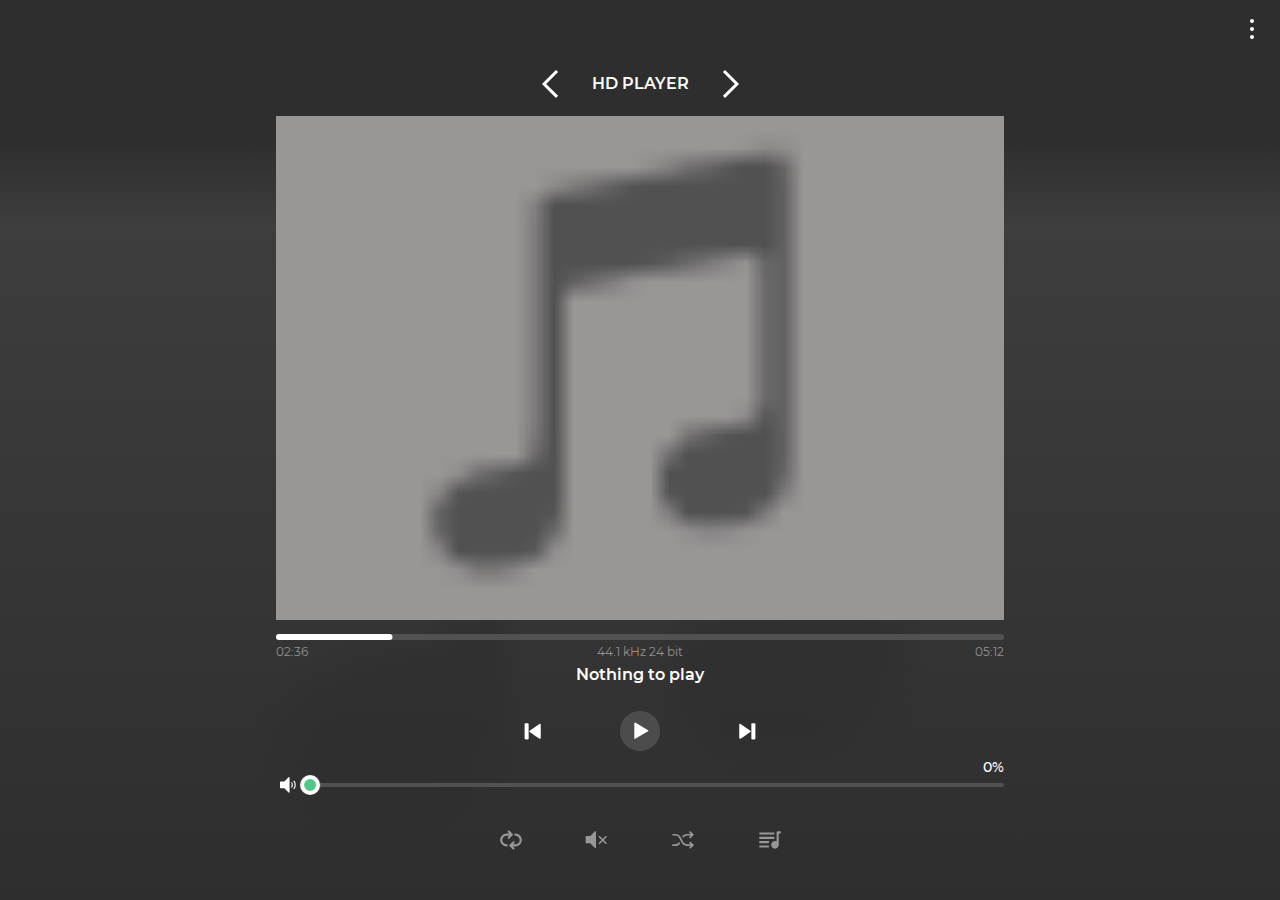
<file: templates/index.html>
<!DOCTYPE html>
<html lang="ru">
  <head>
    <meta charset="UTF-8"/>
    <meta name="viewport" content="width=device-width, initial-scale=1, user-scalable=no"/>
    <title>Main</title>
    <meta name="apple-mobile-web-app-capable" content="yes"/>
    <meta name="mobile-web-app-capable" content="yes"/>
    <meta name="theme-color" content="#2E2E2E"/>
    <meta name="msapplication-navbutton-color" content="#2E2E2E"/>
    <meta name="apple-mobile-web-app-status-bar-style" content="#2E2E2E"/>
    <link rel="stylesheet" href="/static/css/libs.min.css"/>
    <link rel="stylesheet" href="/static/css/main.min.css"/>
  </head>
  <body>
    <div class="wrapper">
      <header class="header">
        <button class="header__btn btn__menu js-btn__menu"><svg width="24" height="24" viewBox="0 0 24 24" fill="none" xmlns="http://www.w3.org/2000/svg"><path d="M12 6C13.1046 6 14 5.10457 14 4C14 2.89543 13.1046 2 12 2C10.8954 2 10 2.89543 10 4C10 5.10457 10.8954 6 12 6Z" fill="currentColor"/><path d="M12 14C13.1046 14 14 13.1046 14 12C14 10.8954 13.1046 10 12 10C10.8954 10 10 10.8954 10 12C10 13.1046 10.8954 14 12 14Z" fill="currentColor"/><path d="M12 22C13.1046 22 14 21.1046 14 20C14 18.8954 13.1046 18 12 18C10.8954 18 10 18.8954 10 20C10 21.1046 10.8954 22 12 22Z" fill="currentColor"/></svg></button>
      </header>
      <div class="sidebar js-sidebar">
        <button class="sidebar__close js-sidebar__close"><svg width="20" height="20" viewBox="0 0 20 20" fill="none" xmlns="http://www.w3.org/2000/svg">
<g fill="currentColor">
<path d="M10 0C4.48606 0 0 4.48606 0 10C0 15.5139 4.48606 20 10 20C15.5139 20 20 15.5139 20 10C20 4.48606 15.5139 0 10 0ZM13.6207 12.5332C13.6951 12.6039 13.7546 12.6888 13.7957 12.7829C13.8368 12.877 13.8587 12.9783 13.86 13.081C13.8613 13.1837 13.8421 13.2856 13.8034 13.3807C13.7647 13.4758 13.7074 13.5622 13.6348 13.6348C13.5622 13.7074 13.4758 13.7647 13.3807 13.8034C13.2856 13.8421 13.1837 13.8613 13.081 13.86C12.9783 13.8587 12.877 13.8368 12.7829 13.7957C12.6888 13.7546 12.6039 13.6951 12.5332 13.6207L10 11.088L7.46683 13.6207C7.32139 13.7588 7.12774 13.8347 6.92716 13.8322C6.72657 13.8296 6.53492 13.7488 6.39307 13.6069C6.25123 13.4651 6.1704 13.2734 6.16784 13.0728C6.16527 12.8723 6.24116 12.6786 6.37933 12.5332L8.91202 10L6.37933 7.46683C6.24116 7.32139 6.16527 7.12774 6.16784 6.92716C6.1704 6.72657 6.25123 6.53492 6.39307 6.39307C6.53492 6.25123 6.72657 6.1704 6.92716 6.16784C7.12774 6.16527 7.32139 6.24116 7.46683 6.37933L10 8.91202L12.5332 6.37933C12.6786 6.24116 12.8723 6.16527 13.0728 6.16784C13.2734 6.1704 13.4651 6.25123 13.6069 6.39307C13.7488 6.53492 13.8296 6.72657 13.8322 6.92716C13.8347 7.12774 13.7588 7.32139 13.6207 7.46683L11.088 10L13.6207 12.5332Z"/>
</g>
</svg>

        </button>
        <div class="sidebar__menu">
          <a class="sidebar__menu_link ws_close" href="files-browser.html">
            <svg width="24" height="24" viewBox="0 0 24 24" fill="none" xmlns="http://www.w3.org/2000/svg">
<g fill="currentColor">
<path d="M12.4302 10.9558V6.52632H15.002V9.89474H16.7166V4.84211H12.4302V4H4.71457V17.4737H3V19.1579H10.9385C10.2346 18.1708 9.8574 16.9946 9.8583 15.7895C9.8583 13.7853 10.8785 12.0253 12.4302 10.9558ZM9.00101 10.7368H10.7156V12.4211H9.00101V10.7368ZM19.0227 15.2589L20 14.4168L19.1427 12.96L17.8996 13.3726C17.6253 13.1453 17.3167 12.9684 16.9738 12.8421L16.7166 11.5789H15.002L14.7448 12.8337C14.4019 12.96 14.0933 13.1368 13.819 13.3642L12.5759 12.9516L11.7186 14.4084L12.6959 15.2505C12.6273 15.6716 12.6273 15.8905 12.6959 16.3116L11.7186 17.1537L12.5759 18.6105L13.819 18.1979C14.0933 18.4253 14.4019 18.6021 14.7448 18.7284L15.002 20H16.7166L16.9738 18.7453C17.3167 18.6189 17.6253 18.4421 17.8996 18.2147L19.1427 18.6274L20 17.1705L19.0227 16.3284C19.0913 15.8989 19.0913 15.68 19.0227 15.2589ZM15.8593 17.4737C14.9163 17.4737 14.1447 16.7158 14.1447 15.7895C14.1447 14.8632 14.9163 14.1053 15.8593 14.1053C16.8023 14.1053 17.5739 14.8632 17.5739 15.7895C17.5739 16.7158 16.8023 17.4737 15.8593 17.4737Z"/>
</g>
</svg>Files</a>
          <a class="sidebar__menu_link ws_close" href="playlists-browser.html">
            <svg width="24" height="24" viewBox="0 0 24 24" fill="none" xmlns="http://www.w3.org/2000/svg">
<g fill="currentColor">
<path d="M12.4302 10.9558V6.52632H15.002V9.89474H16.7166V4.84211H12.4302V4H4.71457V17.4737H3V19.1579H10.9385C10.2346 18.1708 9.8574 16.9946 9.8583 15.7895C9.8583 13.7853 10.8785 12.0253 12.4302 10.9558ZM9.00101 10.7368H10.7156V12.4211H9.00101V10.7368ZM19.0227 15.2589L20 14.4168L19.1427 12.96L17.8996 13.3726C17.6253 13.1453 17.3167 12.9684 16.9738 12.8421L16.7166 11.5789H15.002L14.7448 12.8337C14.4019 12.96 14.0933 13.1368 13.819 13.3642L12.5759 12.9516L11.7186 14.4084L12.6959 15.2505C12.6273 15.6716 12.6273 15.8905 12.6959 16.3116L11.7186 17.1537L12.5759 18.6105L13.819 18.1979C14.0933 18.4253 14.4019 18.6021 14.7448 18.7284L15.002 20H16.7166L16.9738 18.7453C17.3167 18.6189 17.6253 18.4421 17.8996 18.2147L19.1427 18.6274L20 17.1705L19.0227 16.3284C19.0913 15.8989 19.0913 15.68 19.0227 15.2589ZM15.8593 17.4737C14.9163 17.4737 14.1447 16.7158 14.1447 15.7895C14.1447 14.8632 14.9163 14.1053 15.8593 14.1053C16.8023 14.1053 17.5739 14.8632 17.5739 15.7895C17.5739 16.7158 16.8023 17.4737 15.8593 17.4737Z"/>
</g>
</svg>Playlists</a>
          <a class="sidebar__menu_link ws_close" href="dsp-setting.html">
            <svg width="24" height="24" viewBox="0 0 24 24" fill="none" xmlns="http://www.w3.org/2000/svg">
<g fill="currentColor">
<path d="M12.4302 10.9558V6.52632H15.002V9.89474H16.7166V4.84211H12.4302V4H4.71457V17.4737H3V19.1579H10.9385C10.2346 18.1708 9.8574 16.9946 9.8583 15.7895C9.8583 13.7853 10.8785 12.0253 12.4302 10.9558ZM9.00101 10.7368H10.7156V12.4211H9.00101V10.7368ZM19.0227 15.2589L20 14.4168L19.1427 12.96L17.8996 13.3726C17.6253 13.1453 17.3167 12.9684 16.9738 12.8421L16.7166 11.5789H15.002L14.7448 12.8337C14.4019 12.96 14.0933 13.1368 13.819 13.3642L12.5759 12.9516L11.7186 14.4084L12.6959 15.2505C12.6273 15.6716 12.6273 15.8905 12.6959 16.3116L11.7186 17.1537L12.5759 18.6105L13.819 18.1979C14.0933 18.4253 14.4019 18.6021 14.7448 18.7284L15.002 20H16.7166L16.9738 18.7453C17.3167 18.6189 17.6253 18.4421 17.8996 18.2147L19.1427 18.6274L20 17.1705L19.0227 16.3284C19.0913 15.8989 19.0913 15.68 19.0227 15.2589ZM15.8593 17.4737C14.9163 17.4737 14.1447 16.7158 14.1447 15.7895C14.1447 14.8632 14.9163 14.1053 15.8593 14.1053C16.8023 14.1053 17.5739 14.8632 17.5739 15.7895C17.5739 16.7158 16.8023 17.4737 15.8593 17.4737Z"/>
</g>
</svg>DSP Setup</a><a class="sidebar__menu_link ws_close" href="setting.html">
            <svg width="24" height="24" viewBox="0 0 24 24" fill="none" xmlns="http://www.w3.org/2000/svg">
<g fill="currentColor">
<path d="M18.7636 12.4302C18.8043 12.1333 18.8246 11.8266 18.8246 11.5C18.8246 11.1833 18.8043 10.8667 18.7534 10.5698L20.8186 9.00625C20.9076 8.9349 20.9684 8.83574 20.9906 8.72567C21.0129 8.6156 20.9952 8.50143 20.9406 8.40261L18.9874 5.11719C18.9299 5.0178 18.8381 4.94142 18.7282 4.90157C18.6184 4.86172 18.4976 4.86098 18.3872 4.89948L15.9558 5.84948C15.4472 5.47344 14.908 5.15677 14.3078 4.91927L13.9415 2.40573C13.9235 2.29245 13.8643 2.18922 13.7747 2.11477C13.6851 2.04032 13.5711 1.9996 13.4532 2H9.54676C9.30261 2 9.10932 2.16823 9.06863 2.40573L8.70239 4.91927C8.10218 5.15677 7.55283 5.48334 7.05435 5.84948L4.62298 4.89948C4.39917 4.82031 4.14484 4.89948 4.02276 5.11719L2.0797 8.40261C1.95762 8.61042 1.99831 8.86771 2.20178 9.00625L4.26692 10.5698C4.21605 10.8667 4.17536 11.1932 4.17536 11.5C4.17536 11.8068 4.19571 12.1333 4.24657 12.4302L2.18143 13.9938C2.09244 14.0651 2.03163 14.1643 2.00938 14.2743C1.98712 14.3844 2.00478 14.4986 2.05935 14.5974L4.01259 17.8828C4.13467 18.1005 4.389 18.1698 4.6128 18.1005L7.04418 17.1505C7.55283 17.5266 8.09201 17.8432 8.69222 18.0807L9.05845 20.5943C9.10932 20.8318 9.30261 21 9.54676 21H13.4532C13.6974 21 13.9009 20.8318 13.9314 20.5943L14.2976 18.0807C14.8978 17.8432 15.4472 17.5266 15.9456 17.1505L18.377 18.1005C18.6008 18.1797 18.8552 18.1005 18.9772 17.8828L20.9305 14.5974C21.0525 14.3797 21.0017 14.1323 20.8084 13.9938L18.7636 12.4302ZM11.5 15.0625C9.48572 15.0625 7.83768 13.4594 7.83768 11.5C7.83768 9.54063 9.48572 7.9375 11.5 7.9375C13.5143 7.9375 15.1623 9.54063 15.1623 11.5C15.1623 13.4594 13.5143 15.0625 11.5 15.0625Z"/>
</g>
</svg>
            Settings</a><a class="sidebar__menu_link ws_close" href="#">
            <svg width="24" height="24" viewBox="0 0 24 24" fill="none" xmlns="http://www.w3.org/2000/svg">
<g fill="currentColor">
<path d="M9.07143 17.1766H13.9286C14.2506 17.1766 14.5595 17.0495 14.7872 16.8234C15.0149 16.5973 15.1429 16.2906 15.1429 15.9707V9.94148H17.0687C17.3088 9.94143 17.5436 9.87068 17.7432 9.73818C17.9428 9.60567 18.0984 9.41736 18.1903 9.19705C18.2822 8.97675 18.3063 8.73433 18.2594 8.50045C18.2126 8.26657 18.097 8.05173 17.9272 7.88309L12.3585 2.35306C12.1308 2.12699 11.822 2 11.5 2C11.178 2 10.8692 2.12699 10.6415 2.35306L5.07279 7.88309C4.90302 8.05173 4.78741 8.26657 4.74058 8.50045C4.69375 8.73433 4.71779 8.97675 4.80968 9.19705C4.90156 9.41736 5.05716 9.60567 5.2568 9.73818C5.45644 9.87068 5.69116 9.94143 5.93129 9.94148H7.85714V15.9707C7.85714 16.2906 7.98508 16.5973 8.2128 16.8234C8.44052 17.0495 8.74938 17.1766 9.07143 17.1766ZM4.21429 19.5883H18.7857C19.1078 19.5883 19.4166 19.7153 19.6443 19.9415C19.8721 20.1676 20 20.4743 20 20.7941C20 21.114 19.8721 21.4207 19.6443 21.6468C19.4166 21.873 19.1078 22 18.7857 22H4.21429C3.89224 22 3.58338 21.873 3.35566 21.6468C3.12793 21.4207 3 21.114 3 20.7941C3 20.4743 3.12793 20.1676 3.35566 19.9415C3.58338 19.7153 3.89224 19.5883 4.21429 19.5883Z"/>
</g>
</svg>Load profile</a><a class="sidebar__menu_link ws_close" href="#">
            <svg width="24" height="24" viewBox="0 0 24 24" fill="none" xmlns="http://www.w3.org/2000/svg">
<g fill="currentColor">
<path d="M9.71429 2H14.2857C14.5888 2 14.8795 2.12705 15.0938 2.35319C15.3082 2.57933 15.4286 2.88604 15.4286 3.20585V9.23511H17.2411C17.4671 9.23516 17.6881 9.30591 17.876 9.43842C18.0639 9.57092 18.2103 9.75923 18.2968 9.97954C18.3833 10.1998 18.4059 10.4423 18.3618 10.6761C18.3177 10.91 18.2089 11.1249 18.0491 11.2935L12.808 16.8235C12.5937 17.0496 12.303 17.1766 12 17.1766C11.697 17.1766 11.4063 17.0496 11.192 16.8235L5.95086 11.2935C5.79107 11.1249 5.68227 10.91 5.63819 10.6761C5.59411 10.4423 5.61675 10.1998 5.70323 9.97954C5.78971 9.75923 5.93615 9.57092 6.12405 9.43842C6.31194 9.30591 6.53286 9.23516 6.75886 9.23511H8.57143V3.20585C8.57143 2.88604 8.69184 2.57933 8.90616 2.35319C9.12049 2.12705 9.41118 2 9.71429 2ZM5.14286 19.5883H18.8571C19.1602 19.5883 19.4509 19.7153 19.6653 19.9415C19.8796 20.1676 20 20.4743 20 20.7941C20 21.114 19.8796 21.4207 19.6653 21.6468C19.4509 21.873 19.1602 22 18.8571 22H5.14286C4.83975 22 4.54906 21.873 4.33474 21.6468C4.12041 21.4207 4 21.114 4 20.7941C4 20.4743 4.12041 20.1676 4.33474 19.9415C4.54906 19.7153 4.83975 19.5883 5.14286 19.5883Z"/>
</g>
</svg>
            Save profile</a></div>
      </div>
      <main class="player">
        <div class="player-bg" style="background-image: url(/static/img/noimage_thumb.png);"></div>
        <div class="player-wrap">
          <div class="player__choice choice">
            <button class="choice__btn"><svg width="40" height="40" viewBox="0 0 40 40" fill="none" xmlns="http://www.w3.org/2000/svg">
<g stroke="currentColor">
<path d="M20.0495 6.99996L7.09902 19.9504L20.0495 32.9009" stroke-width="3"/>
</g>
</svg>
            </button>
            <div class="choice__text">HD Player</div>
            <button class="choice__btn"><svg width="40" height="40" viewBox="0 0 40 40" fill="none" xmlns="http://www.w3.org/2000/svg">
<g stroke="currentColor">
<path d="M19.9505 6.99994L32.901 19.9504L19.9505 32.9009" stroke-width="3"/>
</g>
</svg>
            </button>
          </div>
          <div class="player__cover cover" style="background-image: url(/static/img/noimage_thumb.png);"></div>
          <div class="player__progress-bar progress-bar">
            <div class="progress-bar__track">
              <div class="progress-bar__passed" style="transform: translateX(-84%);"></div>
            </div>
            <div class="progress-bar__time">
              <div class="progress-bar__time--left">02:36</div>
              <div class="progress-bar__time--right">05:12</div>
              <div class="bitrate">44.1 kHz 24 bit</div>
            </div>
          </div>
          <div class="player__track-name track-name">
            <div class="track-name__title">Nothing to play</div>
            <div class="track-name__artist"></div>
          </div>
          <div class="player__controls controls">
            <div class="controls__buttons controls__header">
              <button class="controls__btn controls__btn--prev"><svg width="21" height="21" viewBox="0 0 21 21" fill="none" xmlns="http://www.w3.org/2000/svg">
<g fill="currentColor">
<path d="M6.99808 9.65556L17.169 2.66739C17.9767 2.12658 18.6389 2.52336 18.6389 3.54991V17.1182C18.6389 18.1419 17.9767 18.5387 17.169 18.0007L6.99808 11.0097C6.99808 11.0097 6.60412 10.7287 6.60412 10.3347C6.60412 9.93938 6.99808 9.65556 6.99808 9.65556ZM4.51855 1.86111H3.10651C2.32565 1.86111 1.69447 1.92889 1.69447 2.70834V17.9583C1.69447 18.7378 2.32565 18.8056 3.10651 18.8056H4.51855C5.2994 18.8056 5.93058 18.7378 5.93058 17.9583V2.70834C5.93058 1.92889 5.2994 1.86111 4.51855 1.86111V1.86111Z"/>
</g>
</svg>
              </button>
              <button class="controls__btn controls__btn--play"></button>
              <button class="controls__btn controls__btn--next"><svg width="21" height="21" viewBox="0 0 21 21" fill="none" xmlns="http://www.w3.org/2000/svg">
<g fill="currentColor">
<path d="M14.0019 11.0111L3.83101 17.9993C3.02333 18.5401 2.36108 18.1433 2.36108 17.1167V3.54848C2.36108 2.52475 3.02333 2.12797 3.83101 2.66596L14.0019 9.65695C14.0019 9.65695 14.3959 9.93795 14.3959 10.3319C14.3959 10.7273 14.0019 11.0111 14.0019 11.0111ZM16.4815 18.8055H17.8935C18.6743 18.8055 19.3055 18.7378 19.3055 17.9583V2.70832C19.3055 1.92888 18.6743 1.8611 17.8935 1.8611H16.4815C15.7006 1.8611 15.0694 1.92888 15.0694 2.70832V17.9583C15.0694 18.7378 15.7006 18.8055 16.4815 18.8055V18.8055Z"/>
</g>
</svg>
              </button>
            </div>
            <div class="controls__volume volume js-volume">
              <div class="range">
                <div class="range__item">
                  <div class="range__icon"><svg width="24" height="24" viewBox="0 0 24 24" fill="none" xmlns="http://www.w3.org/2000/svg">
	<g fill="currentColor">
		<path class="svg-hidden" d="M20.3021 9.85195L19.5095 9.05933L17.4914 11.0774L15.4733 9.05933L14.6807 9.85195L16.6988 11.87L14.6807 13.8881L15.4733 14.6808L17.4914 12.6627L19.5095 14.6808L20.3021 13.8881L18.284 11.87L20.3021 9.85195Z"/>
		<path class="svg-visible" d="M18.1524 7.41479L17.2918 8.14042C18.1759 9.18776 18.6473 10.5219 18.6172 11.8922C18.5872 13.2625 18.0579 14.5747 17.1287 15.5823L17.9555 16.3698C19.0713 15.1607 19.7071 13.5857 19.7434 11.9408C19.7796 10.2959 19.2139 8.69439 18.1524 7.43729V7.41479Z"/>
		<path class="svg-visible" d="M15.0138 9.61979C15.5442 10.2487 15.8266 11.0496 15.8079 11.8721C15.7893 12.6945 15.4709 13.4818 14.9126 14.086L15.7395 14.851C16.4836 14.0446 16.9074 12.9941 16.9313 11.8971C16.9551 10.8001 16.5773 9.73213 15.8688 8.89417L15.0138 9.61979Z"/>
		<path d="M12.9943 19.7401C12.9199 19.7398 12.8463 19.7247 12.7778 19.6958C12.7093 19.6668 12.6472 19.6245 12.5952 19.5714L8.31164 15.2429H4.56214C4.41305 15.2429 4.27007 15.1837 4.16465 15.0783C4.05923 14.9729 4 14.8299 4 14.6808V9.05936C4 8.91027 4.05923 8.76729 4.16465 8.66186C4.27007 8.55644 4.41305 8.49722 4.56214 8.49722H8.31164L12.5952 4.16872C12.7005 4.06402 12.843 4.00525 12.9915 4.00525C13.14 4.00525 13.2825 4.06402 13.3878 4.16872C13.4937 4.2725 13.5543 4.41394 13.5564 4.56222V19.1779C13.5564 19.327 13.4972 19.47 13.3918 19.5754C13.2864 19.6808 13.1434 19.7401 12.9943 19.7401Z"/>
	</g>
</svg>
                  </div>
                  <!-- TODO data-min - минимальное число в диапазоне (по умолчанию 0)-->
                  <!-- TODO data-max - максимальное число в диапазоне (по умолчанию 100)-->
                  <!-- TODO data-step - Шаг изменения чисел (по умолчанию 1)-->
                  <!-- TODO data-value - текущее значение (по умолчанию 0)-->
                  <div class="range__bar" data-min="0" data-max="100" data-step="1" data-value="0"></div>
                  <div class="range__count">0%</div>
                </div>
              </div>
            </div>
            <div class="controls__buttons controls__footer">
              <button class="controls__btn controls__btn--repeat"><svg width="26" height="26" viewBox="0 0 26 26" fill="none" xmlns="http://www.w3.org/2000/svg">
<g fill="currentColor">
<path d="M14.9218 19.5L16.1958 20.774C16.3931 20.9783 16.5023 21.252 16.4999 21.536C16.4974 21.8201 16.3835 22.0918 16.1826 22.2926C15.9817 22.4935 15.71 22.6074 15.426 22.6099C15.1419 22.6124 14.8683 22.5032 14.664 22.3058L11.5992 19.2422C11.3961 19.039 11.282 18.7635 11.282 18.4763C11.282 18.189 11.3961 17.9135 11.5992 17.7103L14.664 14.6456C14.8672 14.4425 15.1429 14.3284 15.4303 14.3285C15.7176 14.3286 15.9932 14.4429 16.1963 14.6461C16.3995 14.8494 16.5135 15.1251 16.5134 15.4124C16.5133 15.6998 16.3991 15.9754 16.1958 16.1785L15.0399 17.3333H17.3333C18.4826 17.3333 19.5848 16.8768 20.3974 16.0641C21.2101 15.2515 21.6666 14.1493 21.6666 13C21.6666 11.8507 21.2101 10.7485 20.3974 9.93588C19.5848 9.12322 18.4826 8.66667 17.3333 8.66667C17.046 8.66667 16.7704 8.55254 16.5673 8.34937C16.3641 8.14621 16.25 7.87066 16.25 7.58334C16.25 7.29602 16.3641 7.02047 16.5673 6.81731C16.7704 6.61414 17.046 6.50001 17.3333 6.50001C19.0572 6.50001 20.7105 7.18483 21.9295 8.40381C23.1485 9.6228 23.8333 11.2761 23.8333 13C23.8333 14.7239 23.1485 16.3772 21.9295 17.5962C20.7105 18.8152 19.0572 19.5 17.3333 19.5H14.9218ZM11.129 6.50001L9.94063 5.31267C9.73735 5.1094 9.62315 4.83369 9.62315 4.54622C9.62315 4.25874 9.73735 3.98304 9.94063 3.77976C10.1439 3.57648 10.4196 3.46228 10.7071 3.46228C10.9946 3.46228 11.2703 3.57648 11.4735 3.77976L14.5372 6.84451C14.7403 7.04766 14.8544 7.32316 14.8544 7.61042C14.8544 7.89769 14.7403 8.17319 14.5372 8.37634L11.4735 11.44C11.373 11.5407 11.2535 11.6205 11.1221 11.675C10.9907 11.7295 10.8498 11.7576 10.7075 11.7576C10.5652 11.7577 10.4243 11.7297 10.2928 11.6753C10.1613 11.6209 10.0418 11.5411 9.94117 11.4405C9.84051 11.34 9.76066 11.2205 9.70616 11.0891C9.65166 10.9577 9.62358 10.8168 9.62353 10.6745C9.62343 10.3871 9.73749 10.1115 9.94063 9.90817L11.1832 8.66667H8.66663C7.51735 8.66667 6.41515 9.12322 5.6025 9.93588C4.78984 10.7485 4.33329 11.8507 4.33329 13C4.33329 14.1493 4.78984 15.2515 5.6025 16.0641C6.41515 16.8768 7.51735 17.3333 8.66663 17.3333C8.95394 17.3333 9.22949 17.4475 9.43266 17.6506C9.63582 17.8538 9.74996 18.1294 9.74996 18.4167C9.74996 18.704 9.63582 18.9795 9.43266 19.1827C9.22949 19.3859 8.95394 19.5 8.66663 19.5C6.94272 19.5 5.28942 18.8152 4.07043 17.5962C2.85145 16.3772 2.16663 14.7239 2.16663 13C2.16663 11.2761 2.85145 9.6228 4.07043 8.40381C5.28942 7.18483 6.94272 6.50001 8.66663 6.50001H11.129Z"/>
</g>
</svg>
              </button>
              <button class="controls__btn controls__btn--mute js-controls__btn--mute"><svg width="26" height="26" viewBox="0 0 26 26" fill="none" xmlns="http://www.w3.org/2000/svg">
<g fill="currentColor">
<path fill-rule="evenodd" clip-rule="evenodd" d="M22.5128 9.17476C22.5884 9.25024 22.6484 9.3399 22.6894 9.43861C22.7304 9.53732 22.7515 9.64314 22.7515 9.75001C22.7515 9.85688 22.7304 9.96271 22.6894 10.0614C22.6484 10.1601 22.5884 10.2498 22.5128 10.3253L19.2628 13.5753L16.0128 16.8253C15.8602 16.9778 15.6533 17.0635 15.4375 17.0635C15.2217 17.0635 15.0148 16.9778 14.8623 16.8253C14.7097 16.6727 14.624 16.4658 14.624 16.25C14.624 16.0343 14.7097 15.8273 14.8623 15.6748L21.3623 9.17476C21.4377 9.0991 21.5274 9.03906 21.6261 8.9981C21.7248 8.95714 21.8306 8.93606 21.9375 8.93606C22.0444 8.93606 22.1502 8.95714 22.2489 8.9981C22.3476 9.03906 22.4373 9.0991 22.5128 9.17476Z"/><path d="M11.375 21.2117C11.2944 21.2114 11.2146 21.1951 11.1404 21.1637C11.0661 21.1323 10.9988 21.0865 10.9423 21.0289L6.29891 16.3367H2.23438C2.07276 16.3367 1.91776 16.2725 1.80348 16.1583C1.6892 16.044 1.625 15.889 1.625 15.7274V9.63362C1.625 9.47201 1.6892 9.31701 1.80348 9.20273C1.91776 9.08845 2.07276 9.02425 2.23438 9.02425H6.29891L10.9423 4.33206C11.0565 4.21856 11.211 4.15486 11.372 4.15486C11.5329 4.15486 11.6874 4.21856 11.8016 4.33206C11.9164 4.44457 11.9821 4.59789 11.9844 4.75862V20.6024C11.9844 20.764 11.9202 20.919 11.8059 21.0333C11.6916 21.1475 11.5366 21.2117 11.375 21.2117Z"/><path fill-rule="evenodd" clip-rule="evenodd" d="M14.8622 9.17477C14.7866 9.25024 14.7265 9.3399 14.6856 9.43861C14.6446 9.53732 14.6235 9.64315 14.6235 9.75002C14.6235 9.85689 14.6446 9.96271 14.6856 10.0614C14.7265 10.1601 14.7866 10.2498 14.8622 10.3253L21.3622 16.8253C21.4378 16.9008 21.5275 16.9607 21.6262 17.0016C21.7249 17.0425 21.8307 17.0635 21.9375 17.0635C22.0443 17.0635 22.1501 17.0425 22.2488 17.0016C22.3475 16.9607 22.4372 16.9008 22.5127 16.8253C22.5883 16.7497 22.6482 16.66 22.6891 16.5613C22.73 16.4626 22.751 16.3569 22.751 16.25C22.751 16.1432 22.73 16.0374 22.6891 15.9387C22.6482 15.84 22.5883 15.7503 22.5127 15.6748L16.0127 9.17477C15.9373 9.0991 15.8476 9.03907 15.7489 8.99811C15.6502 8.95715 15.5444 8.93607 15.4375 8.93607C15.3306 8.93607 15.2248 8.95715 15.1261 8.99811C15.0274 9.03907 14.9377 9.0991 14.8622 9.17477Z"/>
</g>
</svg>
              </button>
              <button class="controls__btn controls__btn--shuffle"><svg width="26" height="24" viewBox="0 0 26 24" fill="none" xmlns="http://www.w3.org/2000/svg">
<g fill="currentColor">
<path d="M5.11447 17.9854C7.192 17.9854 8.84841 17.2141 10.0837 15.6715C10.0837 15.5633 10.0135 15.4686 9.87314 15.3874L9.07301 13.8448C8.70804 14.5755 8.1676 15.1641 7.45169 15.6107C6.73579 16.0572 5.95671 16.2804 5.11447 16.2804H3.05098C2.82638 16.2804 2.62284 16.3684 2.44035 16.5443C2.25787 16.7202 2.16663 16.9164 2.16663 17.1329C2.16663 17.3494 2.25787 17.5456 2.44035 17.7215C2.62284 17.8974 2.82638 17.9854 3.05098 17.9854H5.11447ZM20.7802 3.53415C20.331 3.15528 19.9098 3.15528 19.5168 3.53415C19.0957 3.94009 19.0957 4.34602 19.5168 4.75195L20.6538 5.88856H17.1585C15.1091 5.88856 13.4667 6.65984 12.2314 8.20238C12.2314 8.28357 12.2876 8.37829 12.3999 8.48653L13.2 10.0291C13.565 9.2984 14.1054 8.7098 14.8213 8.26327C15.5372 7.81674 16.3163 7.59348 17.1585 7.59348H20.6538L19.5168 8.73009C19.0957 9.13603 19.0957 9.54196 19.5168 9.94789C19.6853 10.1103 19.8958 10.1915 20.1485 10.1915C20.345 10.1915 20.5556 10.1103 20.7802 9.94789L23.4753 7.34992C23.8403 6.94399 23.8403 6.53806 23.4753 6.13212L20.7802 3.53415ZM20.7802 13.926C20.331 13.5472 19.9098 13.5472 19.5168 13.926C19.0957 14.332 19.0957 14.7379 19.5168 15.1438L20.6538 16.2804H17.1585C16.3163 16.2804 15.5302 16.0572 14.8003 15.6107C14.0703 15.1641 13.5088 14.5755 13.1158 13.8448L12.1472 11.937L11.1365 10.0291L10.7154 9.25781C10.21 8.22944 9.45202 7.41081 8.44133 6.80191C7.43064 6.19301 6.32168 5.88856 5.11447 5.88856H3.05098C2.82638 5.88856 2.62284 5.97652 2.44035 6.15242C2.25787 6.32832 2.16663 6.52453 2.16663 6.74102C2.16663 6.95752 2.25787 7.15372 2.44035 7.32963C2.62284 7.50553 2.82638 7.59348 3.05098 7.59348H5.11447C6.91125 7.59348 8.25884 8.40535 9.15723 10.0291L10.1679 11.937L11.1365 13.8448L11.5997 14.6161C12.1612 15.6445 12.9403 16.4631 13.937 17.072C14.9336 17.6809 16.0355 17.9854 17.2428 17.9854H20.7802L19.601 19.122C19.1799 19.5279 19.1799 19.9338 19.601 20.3398C19.7695 20.5021 19.98 20.5833 20.2327 20.5833C20.4573 20.5833 20.6679 20.5021 20.8644 20.3398L23.5596 17.7418C23.9245 17.3359 23.9245 16.9299 23.5596 16.524L20.7802 13.926Z"/>
</g>
</svg>
              </button><a class="controls__btn controls__btn--playlist ws_close" href="playlist.html"><svg width="26" height="26" viewBox="0 0 26 26" fill="none" xmlns="http://www.w3.org/2000/svg">
<g fill="currentColor">
<path d="M15.1667 17.8674C15.1667 19.9626 16.8707 21.6667 18.9659 21.6667C21.0611 21.6667 22.7652 19.9626 22.7652 17.8674C22.7652 17.6835 22.7382 17.5065 22.7112 17.3298C22.7094 17.318 22.7185 17.3073 22.7305 17.3073V17.3073C22.7413 17.3073 22.75 17.2986 22.75 17.2878V7C22.75 6.72386 22.9739 6.5 23.25 6.5H24.4167C24.6928 6.5 24.9167 6.27614 24.9167 6V4.83333C24.9167 4.55719 24.6928 4.33333 24.4167 4.33333H21.6667C21.3793 4.33333 21.1038 4.44747 20.9006 4.65064C20.6975 4.8538 20.5833 5.12935 20.5833 5.41667V13.6466C20.5833 14.0155 20.1926 14.2623 19.8341 14.1753C19.5507 14.1064 19.2594 14.0706 18.9659 14.0693C17.9587 14.0701 16.9931 14.4705 16.2808 15.1826C15.5685 15.8947 15.1678 16.8602 15.1667 17.8674ZM3.25 5.91667C3.25 5.64052 3.47386 5.41667 3.75 5.41667H17.9167C18.1928 5.41667 18.4167 5.64052 18.4167 5.91667V7.08333C18.4167 7.35948 18.1928 7.58333 17.9167 7.58333H3.75C3.47386 7.58333 3.25 7.35948 3.25 7.08333V5.91667Z"/>
<path d="M3.25 10.25C3.25 9.97386 3.47386 9.75 3.75 9.75H17.9167C18.1928 9.75 18.4167 9.97386 18.4167 10.25V11.4167C18.4167 11.6928 18.1928 11.9167 17.9167 11.9167H3.75C3.47386 11.9167 3.25 11.6928 3.25 11.4167V10.25ZM3.25 14.5833C3.25 14.3072 3.47386 14.0833 3.75 14.0833H12.5C12.7761 14.0833 13 14.3072 13 14.5833V15.75C13 16.0261 12.7761 16.25 12.5 16.25H3.75C3.47386 16.25 3.25 16.0261 3.25 15.75V14.5833ZM3.25 18.9167C3.25 18.6405 3.47386 18.4167 3.75 18.4167H12.5C12.7761 18.4167 13 18.6405 13 18.9167V20.0833C13 20.3595 12.7761 20.5833 12.5 20.5833H3.75C3.47386 20.5833 3.25 20.3595 3.25 20.0833V18.9167Z"/>
</g>
</svg>
</a>
            </div>
          </div>
        </div>
      </main>
    </div>
    <div class="overlay"></div>
    <script src="/static/js/libs.min.js"></script>
    <script src="/static/js/main.min.js"></script>
    <script src="/static/js/socket.player.js"></script>
  </body>
</html>
</file>
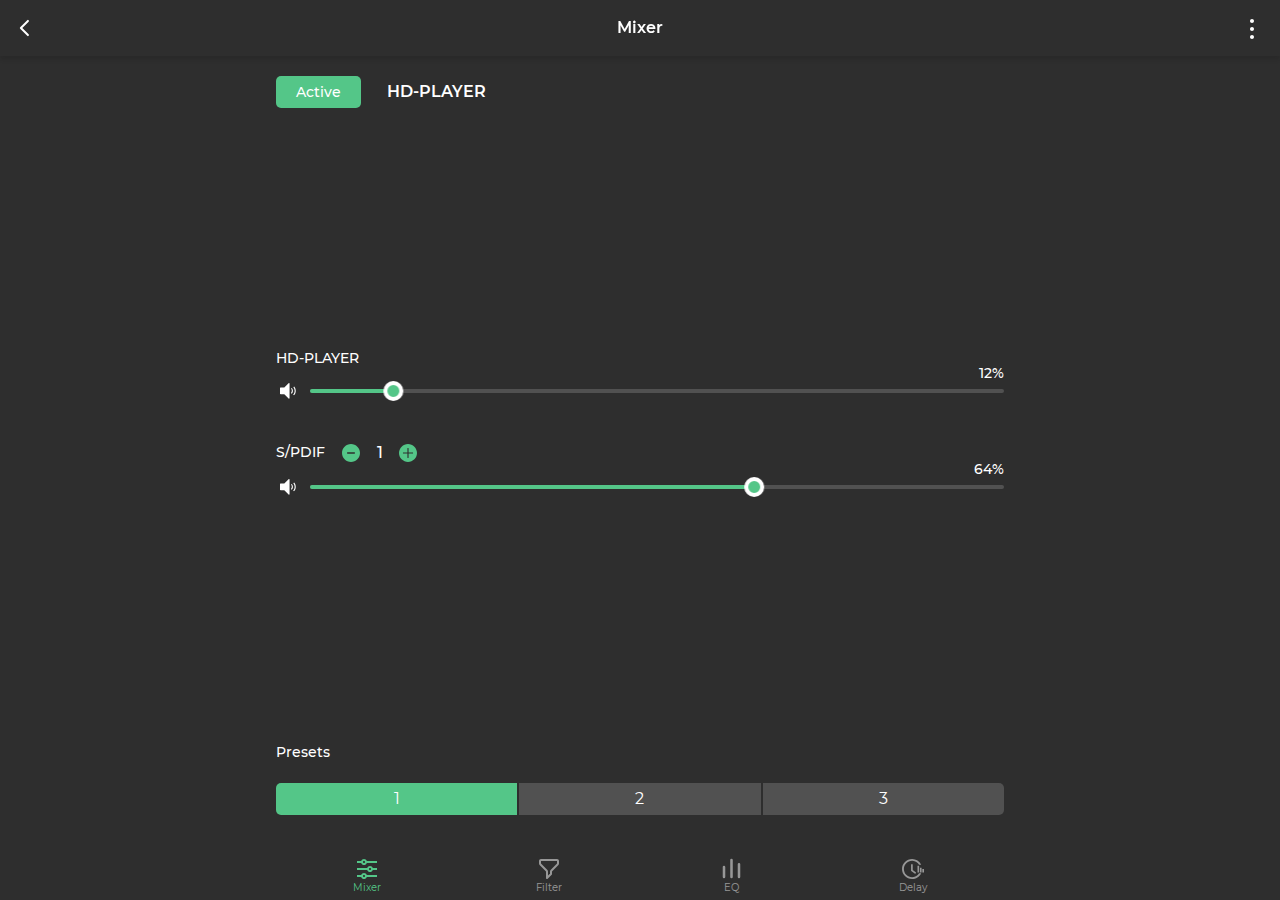
<file: templates/dsp-setting.html>
<!DOCTYPE html>
<html lang="ru">
  <head>
    <meta charset="UTF-8"/>
    <meta name="viewport" content="width=device-width, initial-scale=1, user-scalable=no"/>
    <title>Main</title>
    <meta name="apple-mobile-web-app-capable" content="yes"/>
    <meta name="mobile-web-app-capable" content="yes"/>
    <meta name="theme-color" content="#2E2E2E"/>
    <meta name="msapplication-navbutton-color" content="#2E2E2E"/>
    <meta name="apple-mobile-web-app-status-bar-style" content="#2E2E2E"/>
    <link rel="stylesheet" href="/static/css/libs.min.css"/>
    <link rel="stylesheet" href="/static/css/main.min.css"/>
  </head>
  <body>
    <div class="wrapper">
      <header class="header header__shadow"><a class="header__btn btn__back" href="index.html"><svg width="24" height="24" viewBox="0 0 24 24" fill="none" xmlns="http://www.w3.org/2000/svg"><g stroke="currentColor"><path d="M11.9289 4.92893L4.85786 12L11.9289 19.0711" stroke-width="2" stroke-linecap="round" stroke-linejoin="round"/></g></svg></a>
        <div class="pagetitle">Mixer</div>
        <button class="header__btn btn__menu js-btn__menu"><svg width="24" height="24" viewBox="0 0 24 24" fill="none" xmlns="http://www.w3.org/2000/svg"><path d="M12 6C13.1046 6 14 5.10457 14 4C14 2.89543 13.1046 2 12 2C10.8954 2 10 2.89543 10 4C10 5.10457 10.8954 6 12 6Z" fill="currentColor"/><path d="M12 14C13.1046 14 14 13.1046 14 12C14 10.8954 13.1046 10 12 10C10.8954 10 10 10.8954 10 12C10 13.1046 10.8954 14 12 14Z" fill="currentColor"/><path d="M12 22C13.1046 22 14 21.1046 14 20C14 18.8954 13.1046 18 12 18C10.8954 18 10 18.8954 10 20C10 21.1046 10.8954 22 12 22Z" fill="currentColor"/></svg></button>
      </header>
      <div class="sidebar js-sidebar">
        <button class="sidebar__close js-sidebar__close"><svg width="20" height="20" viewBox="0 0 20 20" fill="none" xmlns="http://www.w3.org/2000/svg">
<g fill="currentColor">
<path d="M10 0C4.48606 0 0 4.48606 0 10C0 15.5139 4.48606 20 10 20C15.5139 20 20 15.5139 20 10C20 4.48606 15.5139 0 10 0ZM13.6207 12.5332C13.6951 12.6039 13.7546 12.6888 13.7957 12.7829C13.8368 12.877 13.8587 12.9783 13.86 13.081C13.8613 13.1837 13.8421 13.2856 13.8034 13.3807C13.7647 13.4758 13.7074 13.5622 13.6348 13.6348C13.5622 13.7074 13.4758 13.7647 13.3807 13.8034C13.2856 13.8421 13.1837 13.8613 13.081 13.86C12.9783 13.8587 12.877 13.8368 12.7829 13.7957C12.6888 13.7546 12.6039 13.6951 12.5332 13.6207L10 11.088L7.46683 13.6207C7.32139 13.7588 7.12774 13.8347 6.92716 13.8322C6.72657 13.8296 6.53492 13.7488 6.39307 13.6069C6.25123 13.4651 6.1704 13.2734 6.16784 13.0728C6.16527 12.8723 6.24116 12.6786 6.37933 12.5332L8.91202 10L6.37933 7.46683C6.24116 7.32139 6.16527 7.12774 6.16784 6.92716C6.1704 6.72657 6.25123 6.53492 6.39307 6.39307C6.53492 6.25123 6.72657 6.1704 6.92716 6.16784C7.12774 6.16527 7.32139 6.24116 7.46683 6.37933L10 8.91202L12.5332 6.37933C12.6786 6.24116 12.8723 6.16527 13.0728 6.16784C13.2734 6.1704 13.4651 6.25123 13.6069 6.39307C13.7488 6.53492 13.8296 6.72657 13.8322 6.92716C13.8347 7.12774 13.7588 7.32139 13.6207 7.46683L11.088 10L13.6207 12.5332Z"/>
</g>
</svg>

        </button>
        <div class="sidebar__menu">
          <a class="sidebar__menu_link" href="files-browser.html">
            <svg width="24" height="24" viewBox="0 0 24 24" fill="none" xmlns="http://www.w3.org/2000/svg">
<g fill="currentColor">
<path d="M12.4302 10.9558V6.52632H15.002V9.89474H16.7166V4.84211H12.4302V4H4.71457V17.4737H3V19.1579H10.9385C10.2346 18.1708 9.8574 16.9946 9.8583 15.7895C9.8583 13.7853 10.8785 12.0253 12.4302 10.9558ZM9.00101 10.7368H10.7156V12.4211H9.00101V10.7368ZM19.0227 15.2589L20 14.4168L19.1427 12.96L17.8996 13.3726C17.6253 13.1453 17.3167 12.9684 16.9738 12.8421L16.7166 11.5789H15.002L14.7448 12.8337C14.4019 12.96 14.0933 13.1368 13.819 13.3642L12.5759 12.9516L11.7186 14.4084L12.6959 15.2505C12.6273 15.6716 12.6273 15.8905 12.6959 16.3116L11.7186 17.1537L12.5759 18.6105L13.819 18.1979C14.0933 18.4253 14.4019 18.6021 14.7448 18.7284L15.002 20H16.7166L16.9738 18.7453C17.3167 18.6189 17.6253 18.4421 17.8996 18.2147L19.1427 18.6274L20 17.1705L19.0227 16.3284C19.0913 15.8989 19.0913 15.68 19.0227 15.2589ZM15.8593 17.4737C14.9163 17.4737 14.1447 16.7158 14.1447 15.7895C14.1447 14.8632 14.9163 14.1053 15.8593 14.1053C16.8023 14.1053 17.5739 14.8632 17.5739 15.7895C17.5739 16.7158 16.8023 17.4737 15.8593 17.4737Z"/>
</g>
</svg>Files</a>
          <a class="sidebar__menu_link" href="playlists-browser.html">
            <svg width="24" height="24" viewBox="0 0 24 24" fill="none" xmlns="http://www.w3.org/2000/svg">
<g fill="currentColor">
<path d="M12.4302 10.9558V6.52632H15.002V9.89474H16.7166V4.84211H12.4302V4H4.71457V17.4737H3V19.1579H10.9385C10.2346 18.1708 9.8574 16.9946 9.8583 15.7895C9.8583 13.7853 10.8785 12.0253 12.4302 10.9558ZM9.00101 10.7368H10.7156V12.4211H9.00101V10.7368ZM19.0227 15.2589L20 14.4168L19.1427 12.96L17.8996 13.3726C17.6253 13.1453 17.3167 12.9684 16.9738 12.8421L16.7166 11.5789H15.002L14.7448 12.8337C14.4019 12.96 14.0933 13.1368 13.819 13.3642L12.5759 12.9516L11.7186 14.4084L12.6959 15.2505C12.6273 15.6716 12.6273 15.8905 12.6959 16.3116L11.7186 17.1537L12.5759 18.6105L13.819 18.1979C14.0933 18.4253 14.4019 18.6021 14.7448 18.7284L15.002 20H16.7166L16.9738 18.7453C17.3167 18.6189 17.6253 18.4421 17.8996 18.2147L19.1427 18.6274L20 17.1705L19.0227 16.3284C19.0913 15.8989 19.0913 15.68 19.0227 15.2589ZM15.8593 17.4737C14.9163 17.4737 14.1447 16.7158 14.1447 15.7895C14.1447 14.8632 14.9163 14.1053 15.8593 14.1053C16.8023 14.1053 17.5739 14.8632 17.5739 15.7895C17.5739 16.7158 16.8023 17.4737 15.8593 17.4737Z"/>
</g>
</svg>Playlists</a>
          <a class="sidebar__menu_link" href="dsp-setting.html">
            <svg width="24" height="24" viewBox="0 0 24 24" fill="none" xmlns="http://www.w3.org/2000/svg">
<g fill="currentColor">
<path d="M12.4302 10.9558V6.52632H15.002V9.89474H16.7166V4.84211H12.4302V4H4.71457V17.4737H3V19.1579H10.9385C10.2346 18.1708 9.8574 16.9946 9.8583 15.7895C9.8583 13.7853 10.8785 12.0253 12.4302 10.9558ZM9.00101 10.7368H10.7156V12.4211H9.00101V10.7368ZM19.0227 15.2589L20 14.4168L19.1427 12.96L17.8996 13.3726C17.6253 13.1453 17.3167 12.9684 16.9738 12.8421L16.7166 11.5789H15.002L14.7448 12.8337C14.4019 12.96 14.0933 13.1368 13.819 13.3642L12.5759 12.9516L11.7186 14.4084L12.6959 15.2505C12.6273 15.6716 12.6273 15.8905 12.6959 16.3116L11.7186 17.1537L12.5759 18.6105L13.819 18.1979C14.0933 18.4253 14.4019 18.6021 14.7448 18.7284L15.002 20H16.7166L16.9738 18.7453C17.3167 18.6189 17.6253 18.4421 17.8996 18.2147L19.1427 18.6274L20 17.1705L19.0227 16.3284C19.0913 15.8989 19.0913 15.68 19.0227 15.2589ZM15.8593 17.4737C14.9163 17.4737 14.1447 16.7158 14.1447 15.7895C14.1447 14.8632 14.9163 14.1053 15.8593 14.1053C16.8023 14.1053 17.5739 14.8632 17.5739 15.7895C17.5739 16.7158 16.8023 17.4737 15.8593 17.4737Z"/>
</g>
</svg>DSP Setup</a><a class="sidebar__menu_link" href="setting.html">
            <svg width="24" height="24" viewBox="0 0 24 24" fill="none" xmlns="http://www.w3.org/2000/svg">
<g fill="currentColor">
<path d="M18.7636 12.4302C18.8043 12.1333 18.8246 11.8266 18.8246 11.5C18.8246 11.1833 18.8043 10.8667 18.7534 10.5698L20.8186 9.00625C20.9076 8.9349 20.9684 8.83574 20.9906 8.72567C21.0129 8.6156 20.9952 8.50143 20.9406 8.40261L18.9874 5.11719C18.9299 5.0178 18.8381 4.94142 18.7282 4.90157C18.6184 4.86172 18.4976 4.86098 18.3872 4.89948L15.9558 5.84948C15.4472 5.47344 14.908 5.15677 14.3078 4.91927L13.9415 2.40573C13.9235 2.29245 13.8643 2.18922 13.7747 2.11477C13.6851 2.04032 13.5711 1.9996 13.4532 2H9.54676C9.30261 2 9.10932 2.16823 9.06863 2.40573L8.70239 4.91927C8.10218 5.15677 7.55283 5.48334 7.05435 5.84948L4.62298 4.89948C4.39917 4.82031 4.14484 4.89948 4.02276 5.11719L2.0797 8.40261C1.95762 8.61042 1.99831 8.86771 2.20178 9.00625L4.26692 10.5698C4.21605 10.8667 4.17536 11.1932 4.17536 11.5C4.17536 11.8068 4.19571 12.1333 4.24657 12.4302L2.18143 13.9938C2.09244 14.0651 2.03163 14.1643 2.00938 14.2743C1.98712 14.3844 2.00478 14.4986 2.05935 14.5974L4.01259 17.8828C4.13467 18.1005 4.389 18.1698 4.6128 18.1005L7.04418 17.1505C7.55283 17.5266 8.09201 17.8432 8.69222 18.0807L9.05845 20.5943C9.10932 20.8318 9.30261 21 9.54676 21H13.4532C13.6974 21 13.9009 20.8318 13.9314 20.5943L14.2976 18.0807C14.8978 17.8432 15.4472 17.5266 15.9456 17.1505L18.377 18.1005C18.6008 18.1797 18.8552 18.1005 18.9772 17.8828L20.9305 14.5974C21.0525 14.3797 21.0017 14.1323 20.8084 13.9938L18.7636 12.4302ZM11.5 15.0625C9.48572 15.0625 7.83768 13.4594 7.83768 11.5C7.83768 9.54063 9.48572 7.9375 11.5 7.9375C13.5143 7.9375 15.1623 9.54063 15.1623 11.5C15.1623 13.4594 13.5143 15.0625 11.5 15.0625Z"/>
</g>
</svg>
            Settings</a><a class="sidebar__menu_link" href="#">
            <svg width="24" height="24" viewBox="0 0 24 24" fill="none" xmlns="http://www.w3.org/2000/svg">
<g fill="currentColor">
<path d="M9.07143 17.1766H13.9286C14.2506 17.1766 14.5595 17.0495 14.7872 16.8234C15.0149 16.5973 15.1429 16.2906 15.1429 15.9707V9.94148H17.0687C17.3088 9.94143 17.5436 9.87068 17.7432 9.73818C17.9428 9.60567 18.0984 9.41736 18.1903 9.19705C18.2822 8.97675 18.3063 8.73433 18.2594 8.50045C18.2126 8.26657 18.097 8.05173 17.9272 7.88309L12.3585 2.35306C12.1308 2.12699 11.822 2 11.5 2C11.178 2 10.8692 2.12699 10.6415 2.35306L5.07279 7.88309C4.90302 8.05173 4.78741 8.26657 4.74058 8.50045C4.69375 8.73433 4.71779 8.97675 4.80968 9.19705C4.90156 9.41736 5.05716 9.60567 5.2568 9.73818C5.45644 9.87068 5.69116 9.94143 5.93129 9.94148H7.85714V15.9707C7.85714 16.2906 7.98508 16.5973 8.2128 16.8234C8.44052 17.0495 8.74938 17.1766 9.07143 17.1766ZM4.21429 19.5883H18.7857C19.1078 19.5883 19.4166 19.7153 19.6443 19.9415C19.8721 20.1676 20 20.4743 20 20.7941C20 21.114 19.8721 21.4207 19.6443 21.6468C19.4166 21.873 19.1078 22 18.7857 22H4.21429C3.89224 22 3.58338 21.873 3.35566 21.6468C3.12793 21.4207 3 21.114 3 20.7941C3 20.4743 3.12793 20.1676 3.35566 19.9415C3.58338 19.7153 3.89224 19.5883 4.21429 19.5883Z"/>
</g>
</svg>Load profile</a><a class="sidebar__menu_link" href="#">
            <svg width="24" height="24" viewBox="0 0 24 24" fill="none" xmlns="http://www.w3.org/2000/svg">
<g fill="currentColor">
<path d="M9.71429 2H14.2857C14.5888 2 14.8795 2.12705 15.0938 2.35319C15.3082 2.57933 15.4286 2.88604 15.4286 3.20585V9.23511H17.2411C17.4671 9.23516 17.6881 9.30591 17.876 9.43842C18.0639 9.57092 18.2103 9.75923 18.2968 9.97954C18.3833 10.1998 18.4059 10.4423 18.3618 10.6761C18.3177 10.91 18.2089 11.1249 18.0491 11.2935L12.808 16.8235C12.5937 17.0496 12.303 17.1766 12 17.1766C11.697 17.1766 11.4063 17.0496 11.192 16.8235L5.95086 11.2935C5.79107 11.1249 5.68227 10.91 5.63819 10.6761C5.59411 10.4423 5.61675 10.1998 5.70323 9.97954C5.78971 9.75923 5.93615 9.57092 6.12405 9.43842C6.31194 9.30591 6.53286 9.23516 6.75886 9.23511H8.57143V3.20585C8.57143 2.88604 8.69184 2.57933 8.90616 2.35319C9.12049 2.12705 9.41118 2 9.71429 2ZM5.14286 19.5883H18.8571C19.1602 19.5883 19.4509 19.7153 19.6653 19.9415C19.8796 20.1676 20 20.4743 20 20.7941C20 21.114 19.8796 21.4207 19.6653 21.6468C19.4509 21.873 19.1602 22 18.8571 22H5.14286C4.83975 22 4.54906 21.873 4.33474 21.6468C4.12041 21.4207 4 21.114 4 20.7941C4 20.4743 4.12041 20.1676 4.33474 19.9415C4.54906 19.7153 4.83975 19.5883 5.14286 19.5883Z"/>
</g>
</svg>
            Save profile</a></div>
      </div>
      <main class="setting dsp-setting">
        <div class="dsp-tab__content">
          <section class="dsp-tab__content_item js-dsp-tab-content active" data-tab="1">
            <div class="mixer-tab__content">
              <div class="mixer-tab__content_item js-mixer-tab-content active" data-tab="1">
                <div class="mixer__header">
                  <button class="btn mixer__btn js-btn-switch active">Active</button>
                  <div class="mixer__name js-title">HD-PLAYER</div>
                </div>
                <div class="mixer__control">
                  <div class="range">
                    <div class="range__title">HD-PLAYER
                    </div>
                    <div class="range__item">
                      <button class="range__icon"><svg width="24" height="24" viewBox="0 0 24 24" fill="none" xmlns="http://www.w3.org/2000/svg">
	<g fill="currentColor">
		<path class="svg-hidden" d="M20.3021 9.85195L19.5095 9.05933L17.4914 11.0774L15.4733 9.05933L14.6807 9.85195L16.6988 11.87L14.6807 13.8881L15.4733 14.6808L17.4914 12.6627L19.5095 14.6808L20.3021 13.8881L18.284 11.87L20.3021 9.85195Z"/>
		<path class="svg-visible" d="M18.1524 7.41479L17.2918 8.14042C18.1759 9.18776 18.6473 10.5219 18.6172 11.8922C18.5872 13.2625 18.0579 14.5747 17.1287 15.5823L17.9555 16.3698C19.0713 15.1607 19.7071 13.5857 19.7434 11.9408C19.7796 10.2959 19.2139 8.69439 18.1524 7.43729V7.41479Z"/>
		<path class="svg-visible" d="M15.0138 9.61979C15.5442 10.2487 15.8266 11.0496 15.8079 11.8721C15.7893 12.6945 15.4709 13.4818 14.9126 14.086L15.7395 14.851C16.4836 14.0446 16.9074 12.9941 16.9313 11.8971C16.9551 10.8001 16.5773 9.73213 15.8688 8.89417L15.0138 9.61979Z"/>
		<path d="M12.9943 19.7401C12.9199 19.7398 12.8463 19.7247 12.7778 19.6958C12.7093 19.6668 12.6472 19.6245 12.5952 19.5714L8.31164 15.2429H4.56214C4.41305 15.2429 4.27007 15.1837 4.16465 15.0783C4.05923 14.9729 4 14.8299 4 14.6808V9.05936C4 8.91027 4.05923 8.76729 4.16465 8.66186C4.27007 8.55644 4.41305 8.49722 4.56214 8.49722H8.31164L12.5952 4.16872C12.7005 4.06402 12.843 4.00525 12.9915 4.00525C13.14 4.00525 13.2825 4.06402 13.3878 4.16872C13.4937 4.2725 13.5543 4.41394 13.5564 4.56222V19.1779C13.5564 19.327 13.4972 19.47 13.3918 19.5754C13.2864 19.6808 13.1434 19.7401 12.9943 19.7401Z"/>
	</g>
</svg>
                      </button>
                      <!-- TODO data-min - минимальное число в диапазоне (по умолчанию 0)-->
                      <!-- TODO data-max - максимальное число в диапазоне (по умолчанию 100)-->
                      <!-- TODO data-step - Шаг изменения чисел (по умолчанию 1)-->
                      <!-- TODO data-value - текущее значение (по умолчанию 0)-->
                      <div class="range__bar" data-min="0" data-max="100" data-step="1" data-value="12"></div>
                      <div class="range__count">12%</div>
                    </div>
                  </div>
                  <div class="range">
                    <div class="range__title">S/PDIF
                      <div class="counter">
                        <button class="counter__minus"><svg width="18" height="18" viewBox="0 0 18 18" fill="none" xmlns="http://www.w3.org/2000/svg"><g fill="currentColor"><path d="M9 0C4.02991 0 0 4.02991 0 9C0 13.9701 4.02991 18 9 18C13.9701 18 18 13.9701 18 9C18 4.02991 13.9701 0 9 0ZM12.8571 9.48214C12.8571 9.57054 12.7848 9.64286 12.6964 9.64286H5.30357C5.21518 9.64286 5.14286 9.57054 5.14286 9.48214V8.51786C5.14286 8.42946 5.21518 8.35714 5.30357 8.35714H12.6964C12.7848 8.35714 12.8571 8.42946 12.8571 8.51786V9.48214Z"/></g></svg></button>
                        <div class="counter__value">1</div>
                        <button class="counter__plus"><svg width="18" height="18" viewBox="0 0 18 18" fill="none" xmlns="http://www.w3.org/2000/svg"><g  fill="currentColor"><path fill-rule="evenodd" clip-rule="evenodd" d="M18 9C18 11.3869 17.0518 13.6761 15.364 15.364C13.6761 17.0518 11.3869 18 9 18C6.61305 18 4.32387 17.0518 2.63604 15.364C0.948212 13.6761 0 11.3869 0 9C0 6.61305 0.948212 4.32387 2.63604 2.63604C4.32387 0.948212 6.61305 0 9 0C11.3869 0 13.6761 0.948212 15.364 2.63604C17.0518 4.32387 18 6.61305 18 9ZM9.5625 4.5C9.5625 4.35082 9.50324 4.20774 9.39775 4.10225C9.29226 3.99676 9.14918 3.9375 9 3.9375C8.85082 3.9375 8.70774 3.99676 8.60225 4.10225C8.49676 4.20774 8.4375 4.35082 8.4375 4.5V8.4375H4.5C4.35082 8.4375 4.20774 8.49676 4.10225 8.60225C3.99676 8.70774 3.9375 8.85082 3.9375 9C3.9375 9.14918 3.99676 9.29226 4.10225 9.39775C4.20774 9.50324 4.35082 9.5625 4.5 9.5625H8.4375V13.5C8.4375 13.6492 8.49676 13.7923 8.60225 13.8977C8.70774 14.0032 8.85082 14.0625 9 14.0625C9.14918 14.0625 9.29226 14.0032 9.39775 13.8977C9.50324 13.7923 9.5625 13.6492 9.5625 13.5V9.5625H13.5C13.6492 9.5625 13.7923 9.50324 13.8977 9.39775C14.0032 9.29226 14.0625 9.14918 14.0625 9C14.0625 8.85082 14.0032 8.70774 13.8977 8.60225C13.7923 8.49676 13.6492 8.4375 13.5 8.4375H9.5625V4.5Z"/></g></svg></button>
                      </div>
                    </div>
                    <div class="range__item">
                      <button class="range__icon"><svg width="24" height="24" viewBox="0 0 24 24" fill="none" xmlns="http://www.w3.org/2000/svg">
	<g fill="currentColor">
		<path class="svg-hidden" d="M20.3021 9.85195L19.5095 9.05933L17.4914 11.0774L15.4733 9.05933L14.6807 9.85195L16.6988 11.87L14.6807 13.8881L15.4733 14.6808L17.4914 12.6627L19.5095 14.6808L20.3021 13.8881L18.284 11.87L20.3021 9.85195Z"/>
		<path class="svg-visible" d="M18.1524 7.41479L17.2918 8.14042C18.1759 9.18776 18.6473 10.5219 18.6172 11.8922C18.5872 13.2625 18.0579 14.5747 17.1287 15.5823L17.9555 16.3698C19.0713 15.1607 19.7071 13.5857 19.7434 11.9408C19.7796 10.2959 19.2139 8.69439 18.1524 7.43729V7.41479Z"/>
		<path class="svg-visible" d="M15.0138 9.61979C15.5442 10.2487 15.8266 11.0496 15.8079 11.8721C15.7893 12.6945 15.4709 13.4818 14.9126 14.086L15.7395 14.851C16.4836 14.0446 16.9074 12.9941 16.9313 11.8971C16.9551 10.8001 16.5773 9.73213 15.8688 8.89417L15.0138 9.61979Z"/>
		<path d="M12.9943 19.7401C12.9199 19.7398 12.8463 19.7247 12.7778 19.6958C12.7093 19.6668 12.6472 19.6245 12.5952 19.5714L8.31164 15.2429H4.56214C4.41305 15.2429 4.27007 15.1837 4.16465 15.0783C4.05923 14.9729 4 14.8299 4 14.6808V9.05936C4 8.91027 4.05923 8.76729 4.16465 8.66186C4.27007 8.55644 4.41305 8.49722 4.56214 8.49722H8.31164L12.5952 4.16872C12.7005 4.06402 12.843 4.00525 12.9915 4.00525C13.14 4.00525 13.2825 4.06402 13.3878 4.16872C13.4937 4.2725 13.5543 4.41394 13.5564 4.56222V19.1779C13.5564 19.327 13.4972 19.47 13.3918 19.5754C13.2864 19.6808 13.1434 19.7401 12.9943 19.7401Z"/>
	</g>
</svg>
                      </button>
                      <!-- TODO data-min - минимальное число в диапазоне (по умолчанию 0)-->
                      <!-- TODO data-max - максимальное число в диапазоне (по умолчанию 100)-->
                      <!-- TODO data-step - Шаг изменения чисел (по умолчанию 1)-->
                      <!-- TODO data-value - текущее значение (по умолчанию 0)-->
                      <div class="range__bar" data-min="0" data-max="100" data-step="1" data-value="64"></div>
                      <div class="range__count">64%</div>
                    </div>
                  </div>
                </div>
              </div>
              <div class="mixer-tab__content_item js-mixer-tab-content" data-tab="2">
                <div class="mixer__header">
                  <button class="btn mixer__btn js-btn-switch">Active</button>
                  <div class="mixer__name js-title">S/PDIF 1</div>
                </div>
                <div class="mixer__control">
                  <div class="range">
                    <div class="range__title">HD-PLAYER
                    </div>
                    <div class="range__item">
                      <button class="range__icon"><svg width="24" height="24" viewBox="0 0 24 24" fill="none" xmlns="http://www.w3.org/2000/svg">
	<g fill="currentColor">
		<path class="svg-hidden" d="M20.3021 9.85195L19.5095 9.05933L17.4914 11.0774L15.4733 9.05933L14.6807 9.85195L16.6988 11.87L14.6807 13.8881L15.4733 14.6808L17.4914 12.6627L19.5095 14.6808L20.3021 13.8881L18.284 11.87L20.3021 9.85195Z"/>
		<path class="svg-visible" d="M18.1524 7.41479L17.2918 8.14042C18.1759 9.18776 18.6473 10.5219 18.6172 11.8922C18.5872 13.2625 18.0579 14.5747 17.1287 15.5823L17.9555 16.3698C19.0713 15.1607 19.7071 13.5857 19.7434 11.9408C19.7796 10.2959 19.2139 8.69439 18.1524 7.43729V7.41479Z"/>
		<path class="svg-visible" d="M15.0138 9.61979C15.5442 10.2487 15.8266 11.0496 15.8079 11.8721C15.7893 12.6945 15.4709 13.4818 14.9126 14.086L15.7395 14.851C16.4836 14.0446 16.9074 12.9941 16.9313 11.8971C16.9551 10.8001 16.5773 9.73213 15.8688 8.89417L15.0138 9.61979Z"/>
		<path d="M12.9943 19.7401C12.9199 19.7398 12.8463 19.7247 12.7778 19.6958C12.7093 19.6668 12.6472 19.6245 12.5952 19.5714L8.31164 15.2429H4.56214C4.41305 15.2429 4.27007 15.1837 4.16465 15.0783C4.05923 14.9729 4 14.8299 4 14.6808V9.05936C4 8.91027 4.05923 8.76729 4.16465 8.66186C4.27007 8.55644 4.41305 8.49722 4.56214 8.49722H8.31164L12.5952 4.16872C12.7005 4.06402 12.843 4.00525 12.9915 4.00525C13.14 4.00525 13.2825 4.06402 13.3878 4.16872C13.4937 4.2725 13.5543 4.41394 13.5564 4.56222V19.1779C13.5564 19.327 13.4972 19.47 13.3918 19.5754C13.2864 19.6808 13.1434 19.7401 12.9943 19.7401Z"/>
	</g>
</svg>
                      </button>
                      <!-- TODO data-min - минимальное число в диапазоне (по умолчанию 0)-->
                      <!-- TODO data-max - максимальное число в диапазоне (по умолчанию 100)-->
                      <!-- TODO data-step - Шаг изменения чисел (по умолчанию 1)-->
                      <!-- TODO data-value - текущее значение (по умолчанию 0)-->
                      <div class="range__bar" data-min="0" data-max="100" data-step="1" data-value="63"></div>
                      <div class="range__count">63%</div>
                    </div>
                  </div>
                  <div class="range">
                    <div class="range__title">S/PDIF
                      <div class="counter">
                        <button class="counter__minus"><svg width="18" height="18" viewBox="0 0 18 18" fill="none" xmlns="http://www.w3.org/2000/svg"><g fill="currentColor"><path d="M9 0C4.02991 0 0 4.02991 0 9C0 13.9701 4.02991 18 9 18C13.9701 18 18 13.9701 18 9C18 4.02991 13.9701 0 9 0ZM12.8571 9.48214C12.8571 9.57054 12.7848 9.64286 12.6964 9.64286H5.30357C5.21518 9.64286 5.14286 9.57054 5.14286 9.48214V8.51786C5.14286 8.42946 5.21518 8.35714 5.30357 8.35714H12.6964C12.7848 8.35714 12.8571 8.42946 12.8571 8.51786V9.48214Z"/></g></svg></button>
                        <div class="counter__value">1</div>
                        <button class="counter__plus"><svg width="18" height="18" viewBox="0 0 18 18" fill="none" xmlns="http://www.w3.org/2000/svg"><g  fill="currentColor"><path fill-rule="evenodd" clip-rule="evenodd" d="M18 9C18 11.3869 17.0518 13.6761 15.364 15.364C13.6761 17.0518 11.3869 18 9 18C6.61305 18 4.32387 17.0518 2.63604 15.364C0.948212 13.6761 0 11.3869 0 9C0 6.61305 0.948212 4.32387 2.63604 2.63604C4.32387 0.948212 6.61305 0 9 0C11.3869 0 13.6761 0.948212 15.364 2.63604C17.0518 4.32387 18 6.61305 18 9ZM9.5625 4.5C9.5625 4.35082 9.50324 4.20774 9.39775 4.10225C9.29226 3.99676 9.14918 3.9375 9 3.9375C8.85082 3.9375 8.70774 3.99676 8.60225 4.10225C8.49676 4.20774 8.4375 4.35082 8.4375 4.5V8.4375H4.5C4.35082 8.4375 4.20774 8.49676 4.10225 8.60225C3.99676 8.70774 3.9375 8.85082 3.9375 9C3.9375 9.14918 3.99676 9.29226 4.10225 9.39775C4.20774 9.50324 4.35082 9.5625 4.5 9.5625H8.4375V13.5C8.4375 13.6492 8.49676 13.7923 8.60225 13.8977C8.70774 14.0032 8.85082 14.0625 9 14.0625C9.14918 14.0625 9.29226 14.0032 9.39775 13.8977C9.50324 13.7923 9.5625 13.6492 9.5625 13.5V9.5625H13.5C13.6492 9.5625 13.7923 9.50324 13.8977 9.39775C14.0032 9.29226 14.0625 9.14918 14.0625 9C14.0625 8.85082 14.0032 8.70774 13.8977 8.60225C13.7923 8.49676 13.6492 8.4375 13.5 8.4375H9.5625V4.5Z"/></g></svg></button>
                      </div>
                    </div>
                    <div class="range__item">
                      <button class="range__icon"><svg width="24" height="24" viewBox="0 0 24 24" fill="none" xmlns="http://www.w3.org/2000/svg">
	<g fill="currentColor">
		<path class="svg-hidden" d="M20.3021 9.85195L19.5095 9.05933L17.4914 11.0774L15.4733 9.05933L14.6807 9.85195L16.6988 11.87L14.6807 13.8881L15.4733 14.6808L17.4914 12.6627L19.5095 14.6808L20.3021 13.8881L18.284 11.87L20.3021 9.85195Z"/>
		<path class="svg-visible" d="M18.1524 7.41479L17.2918 8.14042C18.1759 9.18776 18.6473 10.5219 18.6172 11.8922C18.5872 13.2625 18.0579 14.5747 17.1287 15.5823L17.9555 16.3698C19.0713 15.1607 19.7071 13.5857 19.7434 11.9408C19.7796 10.2959 19.2139 8.69439 18.1524 7.43729V7.41479Z"/>
		<path class="svg-visible" d="M15.0138 9.61979C15.5442 10.2487 15.8266 11.0496 15.8079 11.8721C15.7893 12.6945 15.4709 13.4818 14.9126 14.086L15.7395 14.851C16.4836 14.0446 16.9074 12.9941 16.9313 11.8971C16.9551 10.8001 16.5773 9.73213 15.8688 8.89417L15.0138 9.61979Z"/>
		<path d="M12.9943 19.7401C12.9199 19.7398 12.8463 19.7247 12.7778 19.6958C12.7093 19.6668 12.6472 19.6245 12.5952 19.5714L8.31164 15.2429H4.56214C4.41305 15.2429 4.27007 15.1837 4.16465 15.0783C4.05923 14.9729 4 14.8299 4 14.6808V9.05936C4 8.91027 4.05923 8.76729 4.16465 8.66186C4.27007 8.55644 4.41305 8.49722 4.56214 8.49722H8.31164L12.5952 4.16872C12.7005 4.06402 12.843 4.00525 12.9915 4.00525C13.14 4.00525 13.2825 4.06402 13.3878 4.16872C13.4937 4.2725 13.5543 4.41394 13.5564 4.56222V19.1779C13.5564 19.327 13.4972 19.47 13.3918 19.5754C13.2864 19.6808 13.1434 19.7401 12.9943 19.7401Z"/>
	</g>
</svg>
                      </button>
                      <!-- TODO data-min - минимальное число в диапазоне (по умолчанию 0)-->
                      <!-- TODO data-max - максимальное число в диапазоне (по умолчанию 100)-->
                      <!-- TODO data-step - Шаг изменения чисел (по умолчанию 1)-->
                      <!-- TODO data-value - текущее значение (по умолчанию 0)-->
                      <div class="range__bar" data-min="0" data-max="100" data-step="1" data-value="79"></div>
                      <div class="range__count">79%</div>
                    </div>
                  </div>
                </div>
              </div>
              <div class="mixer-tab__content_item js-mixer-tab-content" data-tab="3">
                <div class="mixer__header">
                  <button class="btn mixer__btn js-btn-switch">Active</button>
                  <div class="mixer__name js-title">S/PDIF 2</div>
                </div>
                <div class="mixer__control">
                  <div class="range">
                    <div class="range__title">HD-PLAYER
                    </div>
                    <div class="range__item">
                      <button class="range__icon"><svg width="24" height="24" viewBox="0 0 24 24" fill="none" xmlns="http://www.w3.org/2000/svg">
	<g fill="currentColor">
		<path class="svg-hidden" d="M20.3021 9.85195L19.5095 9.05933L17.4914 11.0774L15.4733 9.05933L14.6807 9.85195L16.6988 11.87L14.6807 13.8881L15.4733 14.6808L17.4914 12.6627L19.5095 14.6808L20.3021 13.8881L18.284 11.87L20.3021 9.85195Z"/>
		<path class="svg-visible" d="M18.1524 7.41479L17.2918 8.14042C18.1759 9.18776 18.6473 10.5219 18.6172 11.8922C18.5872 13.2625 18.0579 14.5747 17.1287 15.5823L17.9555 16.3698C19.0713 15.1607 19.7071 13.5857 19.7434 11.9408C19.7796 10.2959 19.2139 8.69439 18.1524 7.43729V7.41479Z"/>
		<path class="svg-visible" d="M15.0138 9.61979C15.5442 10.2487 15.8266 11.0496 15.8079 11.8721C15.7893 12.6945 15.4709 13.4818 14.9126 14.086L15.7395 14.851C16.4836 14.0446 16.9074 12.9941 16.9313 11.8971C16.9551 10.8001 16.5773 9.73213 15.8688 8.89417L15.0138 9.61979Z"/>
		<path d="M12.9943 19.7401C12.9199 19.7398 12.8463 19.7247 12.7778 19.6958C12.7093 19.6668 12.6472 19.6245 12.5952 19.5714L8.31164 15.2429H4.56214C4.41305 15.2429 4.27007 15.1837 4.16465 15.0783C4.05923 14.9729 4 14.8299 4 14.6808V9.05936C4 8.91027 4.05923 8.76729 4.16465 8.66186C4.27007 8.55644 4.41305 8.49722 4.56214 8.49722H8.31164L12.5952 4.16872C12.7005 4.06402 12.843 4.00525 12.9915 4.00525C13.14 4.00525 13.2825 4.06402 13.3878 4.16872C13.4937 4.2725 13.5543 4.41394 13.5564 4.56222V19.1779C13.5564 19.327 13.4972 19.47 13.3918 19.5754C13.2864 19.6808 13.1434 19.7401 12.9943 19.7401Z"/>
	</g>
</svg>
                      </button>
                      <!-- TODO data-min - минимальное число в диапазоне (по умолчанию 0)-->
                      <!-- TODO data-max - максимальное число в диапазоне (по умолчанию 100)-->
                      <!-- TODO data-step - Шаг изменения чисел (по умолчанию 1)-->
                      <!-- TODO data-value - текущее значение (по умолчанию 0)-->
                      <div class="range__bar" data-min="0" data-max="100" data-step="1" data-value="45"></div>
                      <div class="range__count">45%</div>
                    </div>
                  </div>
                  <div class="range">
                    <div class="range__title">S/PDIF
                      <div class="counter">
                        <button class="counter__minus"><svg width="18" height="18" viewBox="0 0 18 18" fill="none" xmlns="http://www.w3.org/2000/svg"><g fill="currentColor"><path d="M9 0C4.02991 0 0 4.02991 0 9C0 13.9701 4.02991 18 9 18C13.9701 18 18 13.9701 18 9C18 4.02991 13.9701 0 9 0ZM12.8571 9.48214C12.8571 9.57054 12.7848 9.64286 12.6964 9.64286H5.30357C5.21518 9.64286 5.14286 9.57054 5.14286 9.48214V8.51786C5.14286 8.42946 5.21518 8.35714 5.30357 8.35714H12.6964C12.7848 8.35714 12.8571 8.42946 12.8571 8.51786V9.48214Z"/></g></svg></button>
                        <div class="counter__value">1</div>
                        <button class="counter__plus"><svg width="18" height="18" viewBox="0 0 18 18" fill="none" xmlns="http://www.w3.org/2000/svg"><g  fill="currentColor"><path fill-rule="evenodd" clip-rule="evenodd" d="M18 9C18 11.3869 17.0518 13.6761 15.364 15.364C13.6761 17.0518 11.3869 18 9 18C6.61305 18 4.32387 17.0518 2.63604 15.364C0.948212 13.6761 0 11.3869 0 9C0 6.61305 0.948212 4.32387 2.63604 2.63604C4.32387 0.948212 6.61305 0 9 0C11.3869 0 13.6761 0.948212 15.364 2.63604C17.0518 4.32387 18 6.61305 18 9ZM9.5625 4.5C9.5625 4.35082 9.50324 4.20774 9.39775 4.10225C9.29226 3.99676 9.14918 3.9375 9 3.9375C8.85082 3.9375 8.70774 3.99676 8.60225 4.10225C8.49676 4.20774 8.4375 4.35082 8.4375 4.5V8.4375H4.5C4.35082 8.4375 4.20774 8.49676 4.10225 8.60225C3.99676 8.70774 3.9375 8.85082 3.9375 9C3.9375 9.14918 3.99676 9.29226 4.10225 9.39775C4.20774 9.50324 4.35082 9.5625 4.5 9.5625H8.4375V13.5C8.4375 13.6492 8.49676 13.7923 8.60225 13.8977C8.70774 14.0032 8.85082 14.0625 9 14.0625C9.14918 14.0625 9.29226 14.0032 9.39775 13.8977C9.50324 13.7923 9.5625 13.6492 9.5625 13.5V9.5625H13.5C13.6492 9.5625 13.7923 9.50324 13.8977 9.39775C14.0032 9.29226 14.0625 9.14918 14.0625 9C14.0625 8.85082 14.0032 8.70774 13.8977 8.60225C13.7923 8.49676 13.6492 8.4375 13.5 8.4375H9.5625V4.5Z"/></g></svg></button>
                      </div>
                    </div>
                    <div class="range__item">
                      <button class="range__icon"><svg width="24" height="24" viewBox="0 0 24 24" fill="none" xmlns="http://www.w3.org/2000/svg">
	<g fill="currentColor">
		<path class="svg-hidden" d="M20.3021 9.85195L19.5095 9.05933L17.4914 11.0774L15.4733 9.05933L14.6807 9.85195L16.6988 11.87L14.6807 13.8881L15.4733 14.6808L17.4914 12.6627L19.5095 14.6808L20.3021 13.8881L18.284 11.87L20.3021 9.85195Z"/>
		<path class="svg-visible" d="M18.1524 7.41479L17.2918 8.14042C18.1759 9.18776 18.6473 10.5219 18.6172 11.8922C18.5872 13.2625 18.0579 14.5747 17.1287 15.5823L17.9555 16.3698C19.0713 15.1607 19.7071 13.5857 19.7434 11.9408C19.7796 10.2959 19.2139 8.69439 18.1524 7.43729V7.41479Z"/>
		<path class="svg-visible" d="M15.0138 9.61979C15.5442 10.2487 15.8266 11.0496 15.8079 11.8721C15.7893 12.6945 15.4709 13.4818 14.9126 14.086L15.7395 14.851C16.4836 14.0446 16.9074 12.9941 16.9313 11.8971C16.9551 10.8001 16.5773 9.73213 15.8688 8.89417L15.0138 9.61979Z"/>
		<path d="M12.9943 19.7401C12.9199 19.7398 12.8463 19.7247 12.7778 19.6958C12.7093 19.6668 12.6472 19.6245 12.5952 19.5714L8.31164 15.2429H4.56214C4.41305 15.2429 4.27007 15.1837 4.16465 15.0783C4.05923 14.9729 4 14.8299 4 14.6808V9.05936C4 8.91027 4.05923 8.76729 4.16465 8.66186C4.27007 8.55644 4.41305 8.49722 4.56214 8.49722H8.31164L12.5952 4.16872C12.7005 4.06402 12.843 4.00525 12.9915 4.00525C13.14 4.00525 13.2825 4.06402 13.3878 4.16872C13.4937 4.2725 13.5543 4.41394 13.5564 4.56222V19.1779C13.5564 19.327 13.4972 19.47 13.3918 19.5754C13.2864 19.6808 13.1434 19.7401 12.9943 19.7401Z"/>
	</g>
</svg>
                      </button>
                      <!-- TODO data-min - минимальное число в диапазоне (по умолчанию 0)-->
                      <!-- TODO data-max - максимальное число в диапазоне (по умолчанию 100)-->
                      <!-- TODO data-step - Шаг изменения чисел (по умолчанию 1)-->
                      <!-- TODO data-value - текущее значение (по умолчанию 0)-->
                      <div class="range__bar" data-min="0" data-max="100" data-step="1" data-value="5"></div>
                      <div class="range__count">5%</div>
                    </div>
                  </div>
                </div>
              </div>
            </div>
            <div class="mixer-tab__control">
              <div class="mixer__name">Presets</div>
              <div class="mixer__tabs">
                <button class="btn js-mixer-tab-trigger active" data-tab="1">1</button>
                <button class="btn js-mixer-tab-trigger" data-tab="2">2</button>
                <button class="btn js-mixer-tab-trigger" data-tab="3">3</button>
              </div>
            </div>
          </section>
          <section class="dsp-tab__content_item js-dsp-tab-content" data-tab="2">
            <div class="filter-tab__content">
              <div class="filter-tab__content_item js-filter-tab-content active" data-tab="1">
                <div class="filter__header">
                  <button class="btn btn__lock js-btn__lock"><svg class="filter__lock" width="16" height="21" viewBox="0 0 16 21" fill="none" xmlns="http://www.w3.org/2000/svg"><g  fill="currentColor"><path d="M14 7H13V5C13 2.24 10.76 0 8 0C5.24 0 3 2.24 3 5V7H2C0.9 7 0 7.9 0 9V19C0 20.1 0.9 21 2 21H14C15.1 21 16 20.1 16 19V9C16 7.9 15.1 7 14 7ZM8 16C6.9 16 6 15.1 6 14C6 12.9 6.9 12 8 12C9.1 12 10 12.9 10 14C10 15.1 9.1 16 8 16ZM11.1 7H4.9V5C4.9 3.29 6.29 1.9 8 1.9C9.71 1.9 11.1 3.29 11.1 5V7Z"/></g></svg></button>
                  <div class="filter__name js-title">Output 1</div>
                </div>
                <div class="filter__control">
                  <div class="range-manual">
                    <div class="range">
                      <div class="range__item">
                        <button class="range__icon"><svg width="24" height="24" viewBox="0 0 24 24" fill="none" xmlns="http://www.w3.org/2000/svg">
	<g fill="currentColor">
		<path class="svg-hidden" d="M20.3021 9.85195L19.5095 9.05933L17.4914 11.0774L15.4733 9.05933L14.6807 9.85195L16.6988 11.87L14.6807 13.8881L15.4733 14.6808L17.4914 12.6627L19.5095 14.6808L20.3021 13.8881L18.284 11.87L20.3021 9.85195Z"/>
		<path class="svg-visible" d="M18.1524 7.41479L17.2918 8.14042C18.1759 9.18776 18.6473 10.5219 18.6172 11.8922C18.5872 13.2625 18.0579 14.5747 17.1287 15.5823L17.9555 16.3698C19.0713 15.1607 19.7071 13.5857 19.7434 11.9408C19.7796 10.2959 19.2139 8.69439 18.1524 7.43729V7.41479Z"/>
		<path class="svg-visible" d="M15.0138 9.61979C15.5442 10.2487 15.8266 11.0496 15.8079 11.8721C15.7893 12.6945 15.4709 13.4818 14.9126 14.086L15.7395 14.851C16.4836 14.0446 16.9074 12.9941 16.9313 11.8971C16.9551 10.8001 16.5773 9.73213 15.8688 8.89417L15.0138 9.61979Z"/>
		<path d="M12.9943 19.7401C12.9199 19.7398 12.8463 19.7247 12.7778 19.6958C12.7093 19.6668 12.6472 19.6245 12.5952 19.5714L8.31164 15.2429H4.56214C4.41305 15.2429 4.27007 15.1837 4.16465 15.0783C4.05923 14.9729 4 14.8299 4 14.6808V9.05936C4 8.91027 4.05923 8.76729 4.16465 8.66186C4.27007 8.55644 4.41305 8.49722 4.56214 8.49722H8.31164L12.5952 4.16872C12.7005 4.06402 12.843 4.00525 12.9915 4.00525C13.14 4.00525 13.2825 4.06402 13.3878 4.16872C13.4937 4.2725 13.5543 4.41394 13.5564 4.56222V19.1779C13.5564 19.327 13.4972 19.47 13.3918 19.5754C13.2864 19.6808 13.1434 19.7401 12.9943 19.7401Z"/>
	</g>
</svg>
                        </button>
                        <!-- TODO data-min - минимальное число в диапазоне (по умолчанию 0)-->
                        <!-- TODO data-max - максимальное число в диапазоне (по умолчанию 100)-->
                        <!-- TODO data-step - Шаг изменения чисел (по умолчанию 1)-->
                        <!-- TODO data-value - текущее значение (по умолчанию 0)-->
                        <div class="range__bar" data-min="0" data-max="100" data-step="5" data-value="75"></div>
                        <div class="range__count">75%</div>
                      </div>
                    </div>
                    <div class="manual">
                      <button class="manual__switch manual__switch--down"><svg width="44" height="44" viewBox="0 0 44 44" fill="none" xmlns="http://www.w3.org/2000/svg"><g stroke="currentColor"><path d="M23.0767 1.84984L3.00345 21.9231L23.0767 41.9964" stroke-width="4"/></g></svg></button>
                      <button class="manual__switch manual__switch--up"><svg width="44" height="44" viewBox="0 0 44 44" fill="none" xmlns="http://www.w3.org/2000/svg"><g stroke="currentColor"><path d="M20.9233 1.84984L40.9966 21.9231L20.9233 41.9964" stroke-width="4"/></g></svg></button>
                    </div>
                  </div>
                  <div class="buttons">
                    <div class="buttons__row">
                      <button class="btn js-btn-switch">Phase</button>
                      <button class="btn js-btn-switch">Mute</button>
                    </div>
                    <div class="buttons__row">
                      <button class="btn js-filter-type" data-filter="Butter-W">Butter-W</button>
                      <div class="buttons__info js-slice"><span>HPF</span><span class="js-slice-size">10 Hz</span></div>
                      <button class="btn js-db_oct-type" data-dboct="12">12dB/Oct</button>
                    </div>
                    <div class="buttons__row">
                      <button class="btn js-filter-type" data-filter="Bessel">Bessel</button>
                      <div class="buttons__info js-slice"><span>LPF</span><span class="js-slice-size">OFF</span></div>
                      <button class="btn js-db_oct-type" data-dboct="24">24dB/Oct</button>
                    </div>
                  </div>
                </div>
              </div>
              <div class="filter-tab__content_item js-filter-tab-content" data-tab="2">
                <div class="filter__header">
                  <button class="btn btn__lock js-btn__lock"><svg class="filter__lock" width="16" height="21" viewBox="0 0 16 21" fill="none" xmlns="http://www.w3.org/2000/svg"><g  fill="currentColor"><path d="M14 7H13V5C13 2.24 10.76 0 8 0C5.24 0 3 2.24 3 5V7H2C0.9 7 0 7.9 0 9V19C0 20.1 0.9 21 2 21H14C15.1 21 16 20.1 16 19V9C16 7.9 15.1 7 14 7ZM8 16C6.9 16 6 15.1 6 14C6 12.9 6.9 12 8 12C9.1 12 10 12.9 10 14C10 15.1 9.1 16 8 16ZM11.1 7H4.9V5C4.9 3.29 6.29 1.9 8 1.9C9.71 1.9 11.1 3.29 11.1 5V7Z"/></g></svg></button>
                  <div class="filter__name js-title">Output 2</div>
                </div>
                <div class="filter__control">
                  <div class="range-manual">
                    <div class="range">
                      <div class="range__item">
                        <button class="range__icon"><svg width="24" height="24" viewBox="0 0 24 24" fill="none" xmlns="http://www.w3.org/2000/svg">
	<g fill="currentColor">
		<path class="svg-hidden" d="M20.3021 9.85195L19.5095 9.05933L17.4914 11.0774L15.4733 9.05933L14.6807 9.85195L16.6988 11.87L14.6807 13.8881L15.4733 14.6808L17.4914 12.6627L19.5095 14.6808L20.3021 13.8881L18.284 11.87L20.3021 9.85195Z"/>
		<path class="svg-visible" d="M18.1524 7.41479L17.2918 8.14042C18.1759 9.18776 18.6473 10.5219 18.6172 11.8922C18.5872 13.2625 18.0579 14.5747 17.1287 15.5823L17.9555 16.3698C19.0713 15.1607 19.7071 13.5857 19.7434 11.9408C19.7796 10.2959 19.2139 8.69439 18.1524 7.43729V7.41479Z"/>
		<path class="svg-visible" d="M15.0138 9.61979C15.5442 10.2487 15.8266 11.0496 15.8079 11.8721C15.7893 12.6945 15.4709 13.4818 14.9126 14.086L15.7395 14.851C16.4836 14.0446 16.9074 12.9941 16.9313 11.8971C16.9551 10.8001 16.5773 9.73213 15.8688 8.89417L15.0138 9.61979Z"/>
		<path d="M12.9943 19.7401C12.9199 19.7398 12.8463 19.7247 12.7778 19.6958C12.7093 19.6668 12.6472 19.6245 12.5952 19.5714L8.31164 15.2429H4.56214C4.41305 15.2429 4.27007 15.1837 4.16465 15.0783C4.05923 14.9729 4 14.8299 4 14.6808V9.05936C4 8.91027 4.05923 8.76729 4.16465 8.66186C4.27007 8.55644 4.41305 8.49722 4.56214 8.49722H8.31164L12.5952 4.16872C12.7005 4.06402 12.843 4.00525 12.9915 4.00525C13.14 4.00525 13.2825 4.06402 13.3878 4.16872C13.4937 4.2725 13.5543 4.41394 13.5564 4.56222V19.1779C13.5564 19.327 13.4972 19.47 13.3918 19.5754C13.2864 19.6808 13.1434 19.7401 12.9943 19.7401Z"/>
	</g>
</svg>
                        </button>
                        <!-- TODO data-min - минимальное число в диапазоне (по умолчанию 0)-->
                        <!-- TODO data-max - максимальное число в диапазоне (по умолчанию 100)-->
                        <!-- TODO data-step - Шаг изменения чисел (по умолчанию 1)-->
                        <!-- TODO data-value - текущее значение (по умолчанию 0)-->
                        <div class="range__bar" data-min="0" data-max="100" data-step="5" data-value="5"></div>
                        <div class="range__count">5%</div>
                      </div>
                    </div>
                    <div class="manual">
                      <button class="manual__switch manual__switch--down"><svg width="44" height="44" viewBox="0 0 44 44" fill="none" xmlns="http://www.w3.org/2000/svg"><g stroke="currentColor"><path d="M23.0767 1.84984L3.00345 21.9231L23.0767 41.9964" stroke-width="4"/></g></svg></button>
                      <button class="manual__switch manual__switch--up"><svg width="44" height="44" viewBox="0 0 44 44" fill="none" xmlns="http://www.w3.org/2000/svg"><g stroke="currentColor"><path d="M20.9233 1.84984L40.9966 21.9231L20.9233 41.9964" stroke-width="4"/></g></svg></button>
                    </div>
                  </div>
                  <div class="buttons">
                    <div class="buttons__row">
                      <button class="btn js-btn-switch">Phase</button>
                      <button class="btn js-btn-switch">Mute</button>
                    </div>
                    <div class="buttons__row">
                      <button class="btn js-filter-type" data-filter="Bessel">Bessel</button>
                      <div class="buttons__info js-slice"><span>HPF</span><span class="js-slice-size">10 Hz</span></div>
                      <button class="btn js-db_oct-type" data-dboct="12">12dB/Oct</button>
                    </div>
                    <div class="buttons__row">
                      <button class="btn js-filter-type" data-filter="Bessel">Bessel</button>
                      <div class="buttons__info js-slice"><span>LPF</span><span class="js-slice-size">OFF</span></div>
                      <button class="btn js-db_oct-type" data-dboct="12">12dB/Oct</button>
                    </div>
                  </div>
                </div>
              </div>
              <div class="filter-tab__content_item js-filter-tab-content" data-tab="3">
                <div class="filter__header">
                  <button class="btn btn__lock js-btn__lock"><svg class="filter__lock" width="16" height="21" viewBox="0 0 16 21" fill="none" xmlns="http://www.w3.org/2000/svg"><g  fill="currentColor"><path d="M14 7H13V5C13 2.24 10.76 0 8 0C5.24 0 3 2.24 3 5V7H2C0.9 7 0 7.9 0 9V19C0 20.1 0.9 21 2 21H14C15.1 21 16 20.1 16 19V9C16 7.9 15.1 7 14 7ZM8 16C6.9 16 6 15.1 6 14C6 12.9 6.9 12 8 12C9.1 12 10 12.9 10 14C10 15.1 9.1 16 8 16ZM11.1 7H4.9V5C4.9 3.29 6.29 1.9 8 1.9C9.71 1.9 11.1 3.29 11.1 5V7Z"/></g></svg></button>
                  <div class="filter__name js-title">Output 3</div>
                </div>
                <div class="filter__control">
                  <div class="range-manual">
                    <div class="range">
                      <div class="range__item">
                        <button class="range__icon"><svg width="24" height="24" viewBox="0 0 24 24" fill="none" xmlns="http://www.w3.org/2000/svg">
	<g fill="currentColor">
		<path class="svg-hidden" d="M20.3021 9.85195L19.5095 9.05933L17.4914 11.0774L15.4733 9.05933L14.6807 9.85195L16.6988 11.87L14.6807 13.8881L15.4733 14.6808L17.4914 12.6627L19.5095 14.6808L20.3021 13.8881L18.284 11.87L20.3021 9.85195Z"/>
		<path class="svg-visible" d="M18.1524 7.41479L17.2918 8.14042C18.1759 9.18776 18.6473 10.5219 18.6172 11.8922C18.5872 13.2625 18.0579 14.5747 17.1287 15.5823L17.9555 16.3698C19.0713 15.1607 19.7071 13.5857 19.7434 11.9408C19.7796 10.2959 19.2139 8.69439 18.1524 7.43729V7.41479Z"/>
		<path class="svg-visible" d="M15.0138 9.61979C15.5442 10.2487 15.8266 11.0496 15.8079 11.8721C15.7893 12.6945 15.4709 13.4818 14.9126 14.086L15.7395 14.851C16.4836 14.0446 16.9074 12.9941 16.9313 11.8971C16.9551 10.8001 16.5773 9.73213 15.8688 8.89417L15.0138 9.61979Z"/>
		<path d="M12.9943 19.7401C12.9199 19.7398 12.8463 19.7247 12.7778 19.6958C12.7093 19.6668 12.6472 19.6245 12.5952 19.5714L8.31164 15.2429H4.56214C4.41305 15.2429 4.27007 15.1837 4.16465 15.0783C4.05923 14.9729 4 14.8299 4 14.6808V9.05936C4 8.91027 4.05923 8.76729 4.16465 8.66186C4.27007 8.55644 4.41305 8.49722 4.56214 8.49722H8.31164L12.5952 4.16872C12.7005 4.06402 12.843 4.00525 12.9915 4.00525C13.14 4.00525 13.2825 4.06402 13.3878 4.16872C13.4937 4.2725 13.5543 4.41394 13.5564 4.56222V19.1779C13.5564 19.327 13.4972 19.47 13.3918 19.5754C13.2864 19.6808 13.1434 19.7401 12.9943 19.7401Z"/>
	</g>
</svg>
                        </button>
                        <!-- TODO data-min - минимальное число в диапазоне (по умолчанию 0)-->
                        <!-- TODO data-max - максимальное число в диапазоне (по умолчанию 100)-->
                        <!-- TODO data-step - Шаг изменения чисел (по умолчанию 1)-->
                        <!-- TODO data-value - текущее значение (по умолчанию 0)-->
                        <div class="range__bar" data-min="0" data-max="100" data-step="5" data-value="15"></div>
                        <div class="range__count">15%</div>
                      </div>
                    </div>
                    <div class="manual">
                      <button class="manual__switch manual__switch--down"><svg width="44" height="44" viewBox="0 0 44 44" fill="none" xmlns="http://www.w3.org/2000/svg"><g stroke="currentColor"><path d="M23.0767 1.84984L3.00345 21.9231L23.0767 41.9964" stroke-width="4"/></g></svg></button>
                      <button class="manual__switch manual__switch--up"><svg width="44" height="44" viewBox="0 0 44 44" fill="none" xmlns="http://www.w3.org/2000/svg"><g stroke="currentColor"><path d="M20.9233 1.84984L40.9966 21.9231L20.9233 41.9964" stroke-width="4"/></g></svg></button>
                    </div>
                  </div>
                  <div class="buttons">
                    <div class="buttons__row">
                      <button class="btn js-btn-switch">Phase</button>
                      <button class="btn js-btn-switch">Mute</button>
                    </div>
                    <div class="buttons__row">
                      <button class="btn js-filter-type" data-filter="Bessel">Bessel</button>
                      <div class="buttons__info js-slice"><span>HPF</span><span class="js-slice-size">10 Hz</span></div>
                      <button class="btn js-db_oct-type" data-dboct="12">12dB/Oct</button>
                    </div>
                    <div class="buttons__row">
                      <button class="btn js-filter-type" data-filter="Bessel">Bessel</button>
                      <div class="buttons__info js-slice"><span>LPF</span><span class="js-slice-size">OFF</span></div>
                      <button class="btn js-db_oct-type" data-dboct="12">12dB/Oct</button>
                    </div>
                  </div>
                </div>
              </div>
              <div class="filter-tab__content_item js-filter-tab-content" data-tab="4">
                <div class="filter__header">
                  <button class="btn btn__lock js-btn__lock"><svg class="filter__lock" width="16" height="21" viewBox="0 0 16 21" fill="none" xmlns="http://www.w3.org/2000/svg"><g  fill="currentColor"><path d="M14 7H13V5C13 2.24 10.76 0 8 0C5.24 0 3 2.24 3 5V7H2C0.9 7 0 7.9 0 9V19C0 20.1 0.9 21 2 21H14C15.1 21 16 20.1 16 19V9C16 7.9 15.1 7 14 7ZM8 16C6.9 16 6 15.1 6 14C6 12.9 6.9 12 8 12C9.1 12 10 12.9 10 14C10 15.1 9.1 16 8 16ZM11.1 7H4.9V5C4.9 3.29 6.29 1.9 8 1.9C9.71 1.9 11.1 3.29 11.1 5V7Z"/></g></svg></button>
                  <div class="filter__name js-title">Output 4</div>
                </div>
                <div class="filter__control">
                  <div class="range-manual">
                    <div class="range">
                      <div class="range__item">
                        <button class="range__icon"><svg width="24" height="24" viewBox="0 0 24 24" fill="none" xmlns="http://www.w3.org/2000/svg">
	<g fill="currentColor">
		<path class="svg-hidden" d="M20.3021 9.85195L19.5095 9.05933L17.4914 11.0774L15.4733 9.05933L14.6807 9.85195L16.6988 11.87L14.6807 13.8881L15.4733 14.6808L17.4914 12.6627L19.5095 14.6808L20.3021 13.8881L18.284 11.87L20.3021 9.85195Z"/>
		<path class="svg-visible" d="M18.1524 7.41479L17.2918 8.14042C18.1759 9.18776 18.6473 10.5219 18.6172 11.8922C18.5872 13.2625 18.0579 14.5747 17.1287 15.5823L17.9555 16.3698C19.0713 15.1607 19.7071 13.5857 19.7434 11.9408C19.7796 10.2959 19.2139 8.69439 18.1524 7.43729V7.41479Z"/>
		<path class="svg-visible" d="M15.0138 9.61979C15.5442 10.2487 15.8266 11.0496 15.8079 11.8721C15.7893 12.6945 15.4709 13.4818 14.9126 14.086L15.7395 14.851C16.4836 14.0446 16.9074 12.9941 16.9313 11.8971C16.9551 10.8001 16.5773 9.73213 15.8688 8.89417L15.0138 9.61979Z"/>
		<path d="M12.9943 19.7401C12.9199 19.7398 12.8463 19.7247 12.7778 19.6958C12.7093 19.6668 12.6472 19.6245 12.5952 19.5714L8.31164 15.2429H4.56214C4.41305 15.2429 4.27007 15.1837 4.16465 15.0783C4.05923 14.9729 4 14.8299 4 14.6808V9.05936C4 8.91027 4.05923 8.76729 4.16465 8.66186C4.27007 8.55644 4.41305 8.49722 4.56214 8.49722H8.31164L12.5952 4.16872C12.7005 4.06402 12.843 4.00525 12.9915 4.00525C13.14 4.00525 13.2825 4.06402 13.3878 4.16872C13.4937 4.2725 13.5543 4.41394 13.5564 4.56222V19.1779C13.5564 19.327 13.4972 19.47 13.3918 19.5754C13.2864 19.6808 13.1434 19.7401 12.9943 19.7401Z"/>
	</g>
</svg>
                        </button>
                        <!-- TODO data-min - минимальное число в диапазоне (по умолчанию 0)-->
                        <!-- TODO data-max - максимальное число в диапазоне (по умолчанию 100)-->
                        <!-- TODO data-step - Шаг изменения чисел (по умолчанию 1)-->
                        <!-- TODO data-value - текущее значение (по умолчанию 0)-->
                        <div class="range__bar" data-min="0" data-max="100" data-step="5" data-value="90"></div>
                        <div class="range__count">90%</div>
                      </div>
                    </div>
                    <div class="manual">
                      <button class="manual__switch manual__switch--down"><svg width="44" height="44" viewBox="0 0 44 44" fill="none" xmlns="http://www.w3.org/2000/svg"><g stroke="currentColor"><path d="M23.0767 1.84984L3.00345 21.9231L23.0767 41.9964" stroke-width="4"/></g></svg></button>
                      <button class="manual__switch manual__switch--up"><svg width="44" height="44" viewBox="0 0 44 44" fill="none" xmlns="http://www.w3.org/2000/svg"><g stroke="currentColor"><path d="M20.9233 1.84984L40.9966 21.9231L20.9233 41.9964" stroke-width="4"/></g></svg></button>
                    </div>
                  </div>
                  <div class="buttons">
                    <div class="buttons__row">
                      <button class="btn js-btn-switch">Phase</button>
                      <button class="btn js-btn-switch">Mute</button>
                    </div>
                    <div class="buttons__row">
                      <button class="btn js-filter-type" data-filter="Bessel">Bessel</button>
                      <div class="buttons__info js-slice"><span>HPF</span><span class="js-slice-size">10 Hz</span></div>
                      <button class="btn js-db_oct-type" data-dboct="12">12dB/Oct</button>
                    </div>
                    <div class="buttons__row">
                      <button class="btn js-filter-type" data-filter="Bessel">Bessel</button>
                      <div class="buttons__info js-slice"><span>LPF</span><span class="js-slice-size">OFF</span></div>
                      <button class="btn js-db_oct-type" data-dboct="12">12dB/Oct</button>
                    </div>
                  </div>
                </div>
              </div>
              <div class="filter-tab__content_item js-filter-tab-content" data-tab="5">
                <div class="filter__header">
                  <button class="btn btn__lock js-btn__lock"><svg class="filter__lock" width="16" height="21" viewBox="0 0 16 21" fill="none" xmlns="http://www.w3.org/2000/svg"><g  fill="currentColor"><path d="M14 7H13V5C13 2.24 10.76 0 8 0C5.24 0 3 2.24 3 5V7H2C0.9 7 0 7.9 0 9V19C0 20.1 0.9 21 2 21H14C15.1 21 16 20.1 16 19V9C16 7.9 15.1 7 14 7ZM8 16C6.9 16 6 15.1 6 14C6 12.9 6.9 12 8 12C9.1 12 10 12.9 10 14C10 15.1 9.1 16 8 16ZM11.1 7H4.9V5C4.9 3.29 6.29 1.9 8 1.9C9.71 1.9 11.1 3.29 11.1 5V7Z"/></g></svg></button>
                  <div class="filter__name js-title">Output 5</div>
                </div>
                <div class="filter__control">
                  <div class="range-manual">
                    <div class="range">
                      <div class="range__item">
                        <button class="range__icon"><svg width="24" height="24" viewBox="0 0 24 24" fill="none" xmlns="http://www.w3.org/2000/svg">
	<g fill="currentColor">
		<path class="svg-hidden" d="M20.3021 9.85195L19.5095 9.05933L17.4914 11.0774L15.4733 9.05933L14.6807 9.85195L16.6988 11.87L14.6807 13.8881L15.4733 14.6808L17.4914 12.6627L19.5095 14.6808L20.3021 13.8881L18.284 11.87L20.3021 9.85195Z"/>
		<path class="svg-visible" d="M18.1524 7.41479L17.2918 8.14042C18.1759 9.18776 18.6473 10.5219 18.6172 11.8922C18.5872 13.2625 18.0579 14.5747 17.1287 15.5823L17.9555 16.3698C19.0713 15.1607 19.7071 13.5857 19.7434 11.9408C19.7796 10.2959 19.2139 8.69439 18.1524 7.43729V7.41479Z"/>
		<path class="svg-visible" d="M15.0138 9.61979C15.5442 10.2487 15.8266 11.0496 15.8079 11.8721C15.7893 12.6945 15.4709 13.4818 14.9126 14.086L15.7395 14.851C16.4836 14.0446 16.9074 12.9941 16.9313 11.8971C16.9551 10.8001 16.5773 9.73213 15.8688 8.89417L15.0138 9.61979Z"/>
		<path d="M12.9943 19.7401C12.9199 19.7398 12.8463 19.7247 12.7778 19.6958C12.7093 19.6668 12.6472 19.6245 12.5952 19.5714L8.31164 15.2429H4.56214C4.41305 15.2429 4.27007 15.1837 4.16465 15.0783C4.05923 14.9729 4 14.8299 4 14.6808V9.05936C4 8.91027 4.05923 8.76729 4.16465 8.66186C4.27007 8.55644 4.41305 8.49722 4.56214 8.49722H8.31164L12.5952 4.16872C12.7005 4.06402 12.843 4.00525 12.9915 4.00525C13.14 4.00525 13.2825 4.06402 13.3878 4.16872C13.4937 4.2725 13.5543 4.41394 13.5564 4.56222V19.1779C13.5564 19.327 13.4972 19.47 13.3918 19.5754C13.2864 19.6808 13.1434 19.7401 12.9943 19.7401Z"/>
	</g>
</svg>
                        </button>
                        <!-- TODO data-min - минимальное число в диапазоне (по умолчанию 0)-->
                        <!-- TODO data-max - максимальное число в диапазоне (по умолчанию 100)-->
                        <!-- TODO data-step - Шаг изменения чисел (по умолчанию 1)-->
                        <!-- TODO data-value - текущее значение (по умолчанию 0)-->
                        <div class="range__bar" data-min="0" data-max="100" data-step="5" data-value="60"></div>
                        <div class="range__count">60%</div>
                      </div>
                    </div>
                    <div class="manual">
                      <button class="manual__switch manual__switch--down"><svg width="44" height="44" viewBox="0 0 44 44" fill="none" xmlns="http://www.w3.org/2000/svg"><g stroke="currentColor"><path d="M23.0767 1.84984L3.00345 21.9231L23.0767 41.9964" stroke-width="4"/></g></svg></button>
                      <button class="manual__switch manual__switch--up"><svg width="44" height="44" viewBox="0 0 44 44" fill="none" xmlns="http://www.w3.org/2000/svg"><g stroke="currentColor"><path d="M20.9233 1.84984L40.9966 21.9231L20.9233 41.9964" stroke-width="4"/></g></svg></button>
                    </div>
                  </div>
                  <div class="buttons">
                    <div class="buttons__row">
                      <button class="btn js-btn-switch">Phase</button>
                      <button class="btn js-btn-switch">Mute</button>
                    </div>
                    <div class="buttons__row">
                      <button class="btn js-filter-type" data-filter="Bessel">Bessel</button>
                      <div class="buttons__info js-slice"><span>HPF</span><span class="js-slice-size">10 Hz</span></div>
                      <button class="btn js-db_oct-type" data-dboct="12">12dB/Oct</button>
                    </div>
                    <div class="buttons__row">
                      <button class="btn js-filter-type" data-filter="Bessel">Bessel</button>
                      <div class="buttons__info js-slice"><span>LPF</span><span class="js-slice-size">OFF</span></div>
                      <button class="btn js-db_oct-type" data-dboct="12">12dB/Oct</button>
                    </div>
                  </div>
                </div>
              </div>
              <div class="filter-tab__content_item js-filter-tab-content" data-tab="6">
                <div class="filter__header">
                  <button class="btn btn__lock js-btn__lock"><svg class="filter__lock" width="16" height="21" viewBox="0 0 16 21" fill="none" xmlns="http://www.w3.org/2000/svg"><g  fill="currentColor"><path d="M14 7H13V5C13 2.24 10.76 0 8 0C5.24 0 3 2.24 3 5V7H2C0.9 7 0 7.9 0 9V19C0 20.1 0.9 21 2 21H14C15.1 21 16 20.1 16 19V9C16 7.9 15.1 7 14 7ZM8 16C6.9 16 6 15.1 6 14C6 12.9 6.9 12 8 12C9.1 12 10 12.9 10 14C10 15.1 9.1 16 8 16ZM11.1 7H4.9V5C4.9 3.29 6.29 1.9 8 1.9C9.71 1.9 11.1 3.29 11.1 5V7Z"/></g></svg></button>
                  <div class="filter__name js-title">Output 6</div>
                </div>
                <div class="filter__control">
                  <div class="range-manual">
                    <div class="range">
                      <div class="range__item">
                        <button class="range__icon"><svg width="24" height="24" viewBox="0 0 24 24" fill="none" xmlns="http://www.w3.org/2000/svg">
	<g fill="currentColor">
		<path class="svg-hidden" d="M20.3021 9.85195L19.5095 9.05933L17.4914 11.0774L15.4733 9.05933L14.6807 9.85195L16.6988 11.87L14.6807 13.8881L15.4733 14.6808L17.4914 12.6627L19.5095 14.6808L20.3021 13.8881L18.284 11.87L20.3021 9.85195Z"/>
		<path class="svg-visible" d="M18.1524 7.41479L17.2918 8.14042C18.1759 9.18776 18.6473 10.5219 18.6172 11.8922C18.5872 13.2625 18.0579 14.5747 17.1287 15.5823L17.9555 16.3698C19.0713 15.1607 19.7071 13.5857 19.7434 11.9408C19.7796 10.2959 19.2139 8.69439 18.1524 7.43729V7.41479Z"/>
		<path class="svg-visible" d="M15.0138 9.61979C15.5442 10.2487 15.8266 11.0496 15.8079 11.8721C15.7893 12.6945 15.4709 13.4818 14.9126 14.086L15.7395 14.851C16.4836 14.0446 16.9074 12.9941 16.9313 11.8971C16.9551 10.8001 16.5773 9.73213 15.8688 8.89417L15.0138 9.61979Z"/>
		<path d="M12.9943 19.7401C12.9199 19.7398 12.8463 19.7247 12.7778 19.6958C12.7093 19.6668 12.6472 19.6245 12.5952 19.5714L8.31164 15.2429H4.56214C4.41305 15.2429 4.27007 15.1837 4.16465 15.0783C4.05923 14.9729 4 14.8299 4 14.6808V9.05936C4 8.91027 4.05923 8.76729 4.16465 8.66186C4.27007 8.55644 4.41305 8.49722 4.56214 8.49722H8.31164L12.5952 4.16872C12.7005 4.06402 12.843 4.00525 12.9915 4.00525C13.14 4.00525 13.2825 4.06402 13.3878 4.16872C13.4937 4.2725 13.5543 4.41394 13.5564 4.56222V19.1779C13.5564 19.327 13.4972 19.47 13.3918 19.5754C13.2864 19.6808 13.1434 19.7401 12.9943 19.7401Z"/>
	</g>
</svg>
                        </button>
                        <!-- TODO data-min - минимальное число в диапазоне (по умолчанию 0)-->
                        <!-- TODO data-max - максимальное число в диапазоне (по умолчанию 100)-->
                        <!-- TODO data-step - Шаг изменения чисел (по умолчанию 1)-->
                        <!-- TODO data-value - текущее значение (по умолчанию 0)-->
                        <div class="range__bar" data-min="0" data-max="100" data-step="5" data-value="45"></div>
                        <div class="range__count">45%</div>
                      </div>
                    </div>
                    <div class="manual">
                      <button class="manual__switch manual__switch--down"><svg width="44" height="44" viewBox="0 0 44 44" fill="none" xmlns="http://www.w3.org/2000/svg"><g stroke="currentColor"><path d="M23.0767 1.84984L3.00345 21.9231L23.0767 41.9964" stroke-width="4"/></g></svg></button>
                      <button class="manual__switch manual__switch--up"><svg width="44" height="44" viewBox="0 0 44 44" fill="none" xmlns="http://www.w3.org/2000/svg"><g stroke="currentColor"><path d="M20.9233 1.84984L40.9966 21.9231L20.9233 41.9964" stroke-width="4"/></g></svg></button>
                    </div>
                  </div>
                  <div class="buttons">
                    <div class="buttons__row">
                      <button class="btn js-btn-switch">Phase</button>
                      <button class="btn js-btn-switch">Mute</button>
                    </div>
                    <div class="buttons__row">
                      <button class="btn js-filter-type" data-filter="Bessel">Bessel</button>
                      <div class="buttons__info js-slice"><span>HPF</span><span class="js-slice-size">10 Hz</span></div>
                      <button class="btn js-db_oct-type" data-dboct="12">12dB/Oct</button>
                    </div>
                    <div class="buttons__row">
                      <button class="btn js-filter-type" data-filter="Bessel">Bessel</button>
                      <div class="buttons__info js-slice"><span>LPF</span><span class="js-slice-size">OFF</span></div>
                      <button class="btn js-db_oct-type" data-dboct="12">12dB/Oct</button>
                    </div>
                  </div>
                </div>
              </div>
              <div class="filter-tab__content_item js-filter-tab-content" data-tab="7">
                <div class="filter__header">
                  <button class="btn btn__lock js-btn__lock"><svg class="filter__lock" width="16" height="21" viewBox="0 0 16 21" fill="none" xmlns="http://www.w3.org/2000/svg"><g  fill="currentColor"><path d="M14 7H13V5C13 2.24 10.76 0 8 0C5.24 0 3 2.24 3 5V7H2C0.9 7 0 7.9 0 9V19C0 20.1 0.9 21 2 21H14C15.1 21 16 20.1 16 19V9C16 7.9 15.1 7 14 7ZM8 16C6.9 16 6 15.1 6 14C6 12.9 6.9 12 8 12C9.1 12 10 12.9 10 14C10 15.1 9.1 16 8 16ZM11.1 7H4.9V5C4.9 3.29 6.29 1.9 8 1.9C9.71 1.9 11.1 3.29 11.1 5V7Z"/></g></svg></button>
                  <div class="filter__name js-title">Output 7</div>
                </div>
                <div class="filter__control">
                  <div class="range-manual">
                    <div class="range">
                      <div class="range__item">
                        <button class="range__icon"><svg width="24" height="24" viewBox="0 0 24 24" fill="none" xmlns="http://www.w3.org/2000/svg">
	<g fill="currentColor">
		<path class="svg-hidden" d="M20.3021 9.85195L19.5095 9.05933L17.4914 11.0774L15.4733 9.05933L14.6807 9.85195L16.6988 11.87L14.6807 13.8881L15.4733 14.6808L17.4914 12.6627L19.5095 14.6808L20.3021 13.8881L18.284 11.87L20.3021 9.85195Z"/>
		<path class="svg-visible" d="M18.1524 7.41479L17.2918 8.14042C18.1759 9.18776 18.6473 10.5219 18.6172 11.8922C18.5872 13.2625 18.0579 14.5747 17.1287 15.5823L17.9555 16.3698C19.0713 15.1607 19.7071 13.5857 19.7434 11.9408C19.7796 10.2959 19.2139 8.69439 18.1524 7.43729V7.41479Z"/>
		<path class="svg-visible" d="M15.0138 9.61979C15.5442 10.2487 15.8266 11.0496 15.8079 11.8721C15.7893 12.6945 15.4709 13.4818 14.9126 14.086L15.7395 14.851C16.4836 14.0446 16.9074 12.9941 16.9313 11.8971C16.9551 10.8001 16.5773 9.73213 15.8688 8.89417L15.0138 9.61979Z"/>
		<path d="M12.9943 19.7401C12.9199 19.7398 12.8463 19.7247 12.7778 19.6958C12.7093 19.6668 12.6472 19.6245 12.5952 19.5714L8.31164 15.2429H4.56214C4.41305 15.2429 4.27007 15.1837 4.16465 15.0783C4.05923 14.9729 4 14.8299 4 14.6808V9.05936C4 8.91027 4.05923 8.76729 4.16465 8.66186C4.27007 8.55644 4.41305 8.49722 4.56214 8.49722H8.31164L12.5952 4.16872C12.7005 4.06402 12.843 4.00525 12.9915 4.00525C13.14 4.00525 13.2825 4.06402 13.3878 4.16872C13.4937 4.2725 13.5543 4.41394 13.5564 4.56222V19.1779C13.5564 19.327 13.4972 19.47 13.3918 19.5754C13.2864 19.6808 13.1434 19.7401 12.9943 19.7401Z"/>
	</g>
</svg>
                        </button>
                        <!-- TODO data-min - минимальное число в диапазоне (по умолчанию 0)-->
                        <!-- TODO data-max - максимальное число в диапазоне (по умолчанию 100)-->
                        <!-- TODO data-step - Шаг изменения чисел (по умолчанию 1)-->
                        <!-- TODO data-value - текущее значение (по умолчанию 0)-->
                        <div class="range__bar" data-min="0" data-max="100" data-step="5" data-value="30"></div>
                        <div class="range__count">30%</div>
                      </div>
                    </div>
                    <div class="manual">
                      <button class="manual__switch manual__switch--down"><svg width="44" height="44" viewBox="0 0 44 44" fill="none" xmlns="http://www.w3.org/2000/svg"><g stroke="currentColor"><path d="M23.0767 1.84984L3.00345 21.9231L23.0767 41.9964" stroke-width="4"/></g></svg></button>
                      <button class="manual__switch manual__switch--up"><svg width="44" height="44" viewBox="0 0 44 44" fill="none" xmlns="http://www.w3.org/2000/svg"><g stroke="currentColor"><path d="M20.9233 1.84984L40.9966 21.9231L20.9233 41.9964" stroke-width="4"/></g></svg></button>
                    </div>
                  </div>
                  <div class="buttons">
                    <div class="buttons__row">
                      <button class="btn js-btn-switch">Phase</button>
                      <button class="btn js-btn-switch">Mute</button>
                    </div>
                    <div class="buttons__row">
                      <button class="btn js-filter-type" data-filter="Bessel">Bessel</button>
                      <div class="buttons__info js-slice"><span>HPF</span><span class="js-slice-size">10 Hz</span></div>
                      <button class="btn js-db_oct-type" data-dboct="12">12dB/Oct</button>
                    </div>
                    <div class="buttons__row">
                      <button class="btn js-filter-type" data-filter="Bessel">Bessel</button>
                      <div class="buttons__info js-slice"><span>LPF</span><span class="js-slice-size">OFF</span></div>
                      <button class="btn js-db_oct-type" data-dboct="12">12dB/Oct</button>
                    </div>
                  </div>
                </div>
              </div>
              <div class="filter-tab__content_item js-filter-tab-content" data-tab="8">
                <div class="filter__header">
                  <button class="btn btn__lock js-btn__lock"><svg class="filter__lock" width="16" height="21" viewBox="0 0 16 21" fill="none" xmlns="http://www.w3.org/2000/svg"><g  fill="currentColor"><path d="M14 7H13V5C13 2.24 10.76 0 8 0C5.24 0 3 2.24 3 5V7H2C0.9 7 0 7.9 0 9V19C0 20.1 0.9 21 2 21H14C15.1 21 16 20.1 16 19V9C16 7.9 15.1 7 14 7ZM8 16C6.9 16 6 15.1 6 14C6 12.9 6.9 12 8 12C9.1 12 10 12.9 10 14C10 15.1 9.1 16 8 16ZM11.1 7H4.9V5C4.9 3.29 6.29 1.9 8 1.9C9.71 1.9 11.1 3.29 11.1 5V7Z"/></g></svg></button>
                  <div class="filter__name js-title">Output 8</div>
                </div>
                <div class="filter__control">
                  <div class="range-manual">
                    <div class="range">
                      <div class="range__item">
                        <button class="range__icon"><svg width="24" height="24" viewBox="0 0 24 24" fill="none" xmlns="http://www.w3.org/2000/svg">
	<g fill="currentColor">
		<path class="svg-hidden" d="M20.3021 9.85195L19.5095 9.05933L17.4914 11.0774L15.4733 9.05933L14.6807 9.85195L16.6988 11.87L14.6807 13.8881L15.4733 14.6808L17.4914 12.6627L19.5095 14.6808L20.3021 13.8881L18.284 11.87L20.3021 9.85195Z"/>
		<path class="svg-visible" d="M18.1524 7.41479L17.2918 8.14042C18.1759 9.18776 18.6473 10.5219 18.6172 11.8922C18.5872 13.2625 18.0579 14.5747 17.1287 15.5823L17.9555 16.3698C19.0713 15.1607 19.7071 13.5857 19.7434 11.9408C19.7796 10.2959 19.2139 8.69439 18.1524 7.43729V7.41479Z"/>
		<path class="svg-visible" d="M15.0138 9.61979C15.5442 10.2487 15.8266 11.0496 15.8079 11.8721C15.7893 12.6945 15.4709 13.4818 14.9126 14.086L15.7395 14.851C16.4836 14.0446 16.9074 12.9941 16.9313 11.8971C16.9551 10.8001 16.5773 9.73213 15.8688 8.89417L15.0138 9.61979Z"/>
		<path d="M12.9943 19.7401C12.9199 19.7398 12.8463 19.7247 12.7778 19.6958C12.7093 19.6668 12.6472 19.6245 12.5952 19.5714L8.31164 15.2429H4.56214C4.41305 15.2429 4.27007 15.1837 4.16465 15.0783C4.05923 14.9729 4 14.8299 4 14.6808V9.05936C4 8.91027 4.05923 8.76729 4.16465 8.66186C4.27007 8.55644 4.41305 8.49722 4.56214 8.49722H8.31164L12.5952 4.16872C12.7005 4.06402 12.843 4.00525 12.9915 4.00525C13.14 4.00525 13.2825 4.06402 13.3878 4.16872C13.4937 4.2725 13.5543 4.41394 13.5564 4.56222V19.1779C13.5564 19.327 13.4972 19.47 13.3918 19.5754C13.2864 19.6808 13.1434 19.7401 12.9943 19.7401Z"/>
	</g>
</svg>
                        </button>
                        <!-- TODO data-min - минимальное число в диапазоне (по умолчанию 0)-->
                        <!-- TODO data-max - максимальное число в диапазоне (по умолчанию 100)-->
                        <!-- TODO data-step - Шаг изменения чисел (по умолчанию 1)-->
                        <!-- TODO data-value - текущее значение (по умолчанию 0)-->
                        <div class="range__bar" data-min="0" data-max="100" data-step="5" data-value="65"></div>
                        <div class="range__count">65%</div>
                      </div>
                    </div>
                    <div class="manual">
                      <button class="manual__switch manual__switch--down"><svg width="44" height="44" viewBox="0 0 44 44" fill="none" xmlns="http://www.w3.org/2000/svg"><g stroke="currentColor"><path d="M23.0767 1.84984L3.00345 21.9231L23.0767 41.9964" stroke-width="4"/></g></svg></button>
                      <button class="manual__switch manual__switch--up"><svg width="44" height="44" viewBox="0 0 44 44" fill="none" xmlns="http://www.w3.org/2000/svg"><g stroke="currentColor"><path d="M20.9233 1.84984L40.9966 21.9231L20.9233 41.9964" stroke-width="4"/></g></svg></button>
                    </div>
                  </div>
                  <div class="buttons">
                    <div class="buttons__row">
                      <button class="btn js-btn-switch">Phase</button>
                      <button class="btn js-btn-switch">Mute</button>
                    </div>
                    <div class="buttons__row">
                      <button class="btn js-filter-type" data-filter="Bessel">Bessel</button>
                      <div class="buttons__info js-slice"><span>HPF</span><span class="js-slice-size">10 Hz</span></div>
                      <button class="btn js-db_oct-type" data-dboct="12">12dB/Oct</button>
                    </div>
                    <div class="buttons__row">
                      <button class="btn js-filter-type" data-filter="Bessel">Bessel</button>
                      <div class="buttons__info js-slice"><span>LPF</span><span class="js-slice-size">OFF</span></div>
                      <button class="btn js-db_oct-type" data-dboct="12">12dB/Oct</button>
                    </div>
                  </div>
                </div>
              </div>
              <div class="filter-tab__content_item js-filter-tab-content" data-tab="9">
                <div class="filter__header">
                  <button class="btn btn__lock js-btn__lock"><svg class="filter__lock" width="16" height="21" viewBox="0 0 16 21" fill="none" xmlns="http://www.w3.org/2000/svg"><g  fill="currentColor"><path d="M14 7H13V5C13 2.24 10.76 0 8 0C5.24 0 3 2.24 3 5V7H2C0.9 7 0 7.9 0 9V19C0 20.1 0.9 21 2 21H14C15.1 21 16 20.1 16 19V9C16 7.9 15.1 7 14 7ZM8 16C6.9 16 6 15.1 6 14C6 12.9 6.9 12 8 12C9.1 12 10 12.9 10 14C10 15.1 9.1 16 8 16ZM11.1 7H4.9V5C4.9 3.29 6.29 1.9 8 1.9C9.71 1.9 11.1 3.29 11.1 5V7Z"/></g></svg></button>
                  <div class="filter__name js-title">Output 9</div>
                </div>
                <div class="filter__control">
                  <div class="range-manual">
                    <div class="range">
                      <div class="range__item">
                        <button class="range__icon"><svg width="24" height="24" viewBox="0 0 24 24" fill="none" xmlns="http://www.w3.org/2000/svg">
	<g fill="currentColor">
		<path class="svg-hidden" d="M20.3021 9.85195L19.5095 9.05933L17.4914 11.0774L15.4733 9.05933L14.6807 9.85195L16.6988 11.87L14.6807 13.8881L15.4733 14.6808L17.4914 12.6627L19.5095 14.6808L20.3021 13.8881L18.284 11.87L20.3021 9.85195Z"/>
		<path class="svg-visible" d="M18.1524 7.41479L17.2918 8.14042C18.1759 9.18776 18.6473 10.5219 18.6172 11.8922C18.5872 13.2625 18.0579 14.5747 17.1287 15.5823L17.9555 16.3698C19.0713 15.1607 19.7071 13.5857 19.7434 11.9408C19.7796 10.2959 19.2139 8.69439 18.1524 7.43729V7.41479Z"/>
		<path class="svg-visible" d="M15.0138 9.61979C15.5442 10.2487 15.8266 11.0496 15.8079 11.8721C15.7893 12.6945 15.4709 13.4818 14.9126 14.086L15.7395 14.851C16.4836 14.0446 16.9074 12.9941 16.9313 11.8971C16.9551 10.8001 16.5773 9.73213 15.8688 8.89417L15.0138 9.61979Z"/>
		<path d="M12.9943 19.7401C12.9199 19.7398 12.8463 19.7247 12.7778 19.6958C12.7093 19.6668 12.6472 19.6245 12.5952 19.5714L8.31164 15.2429H4.56214C4.41305 15.2429 4.27007 15.1837 4.16465 15.0783C4.05923 14.9729 4 14.8299 4 14.6808V9.05936C4 8.91027 4.05923 8.76729 4.16465 8.66186C4.27007 8.55644 4.41305 8.49722 4.56214 8.49722H8.31164L12.5952 4.16872C12.7005 4.06402 12.843 4.00525 12.9915 4.00525C13.14 4.00525 13.2825 4.06402 13.3878 4.16872C13.4937 4.2725 13.5543 4.41394 13.5564 4.56222V19.1779C13.5564 19.327 13.4972 19.47 13.3918 19.5754C13.2864 19.6808 13.1434 19.7401 12.9943 19.7401Z"/>
	</g>
</svg>
                        </button>
                        <!-- TODO data-min - минимальное число в диапазоне (по умолчанию 0)-->
                        <!-- TODO data-max - максимальное число в диапазоне (по умолчанию 100)-->
                        <!-- TODO data-step - Шаг изменения чисел (по умолчанию 1)-->
                        <!-- TODO data-value - текущее значение (по умолчанию 0)-->
                        <div class="range__bar" data-min="0" data-max="100" data-step="5" data-value="100"></div>
                        <div class="range__count">100%</div>
                      </div>
                    </div>
                    <div class="manual">
                      <button class="manual__switch manual__switch--down"><svg width="44" height="44" viewBox="0 0 44 44" fill="none" xmlns="http://www.w3.org/2000/svg"><g stroke="currentColor"><path d="M23.0767 1.84984L3.00345 21.9231L23.0767 41.9964" stroke-width="4"/></g></svg></button>
                      <button class="manual__switch manual__switch--up"><svg width="44" height="44" viewBox="0 0 44 44" fill="none" xmlns="http://www.w3.org/2000/svg"><g stroke="currentColor"><path d="M20.9233 1.84984L40.9966 21.9231L20.9233 41.9964" stroke-width="4"/></g></svg></button>
                    </div>
                  </div>
                  <div class="buttons">
                    <div class="buttons__row">
                      <button class="btn js-btn-switch">Phase</button>
                      <button class="btn js-btn-switch">Mute</button>
                    </div>
                    <div class="buttons__row">
                      <button class="btn js-filter-type" data-filter="Bessel">Bessel</button>
                      <div class="buttons__info js-slice"><span>HPF</span><span class="js-slice-size">10 Hz</span></div>
                      <button class="btn js-db_oct-type" data-dboct="12">12dB/Oct</button>
                    </div>
                    <div class="buttons__row">
                      <button class="btn js-filter-type" data-filter="Bessel">Bessel</button>
                      <div class="buttons__info js-slice"><span>LPF</span><span class="js-slice-size">OFF</span></div>
                      <button class="btn js-db_oct-type" data-dboct="12">12dB/Oct</button>
                    </div>
                  </div>
                </div>
              </div>
              <div class="filter-tab__content_item js-filter-tab-content" data-tab="10">
                <div class="filter__header">
                  <button class="btn btn__lock js-btn__lock"><svg class="filter__lock" width="16" height="21" viewBox="0 0 16 21" fill="none" xmlns="http://www.w3.org/2000/svg"><g  fill="currentColor"><path d="M14 7H13V5C13 2.24 10.76 0 8 0C5.24 0 3 2.24 3 5V7H2C0.9 7 0 7.9 0 9V19C0 20.1 0.9 21 2 21H14C15.1 21 16 20.1 16 19V9C16 7.9 15.1 7 14 7ZM8 16C6.9 16 6 15.1 6 14C6 12.9 6.9 12 8 12C9.1 12 10 12.9 10 14C10 15.1 9.1 16 8 16ZM11.1 7H4.9V5C4.9 3.29 6.29 1.9 8 1.9C9.71 1.9 11.1 3.29 11.1 5V7Z"/></g></svg></button>
                  <div class="filter__name js-title">Output 10</div>
                </div>
                <div class="filter__control">
                  <div class="range-manual">
                    <div class="range">
                      <div class="range__item">
                        <button class="range__icon"><svg width="24" height="24" viewBox="0 0 24 24" fill="none" xmlns="http://www.w3.org/2000/svg">
	<g fill="currentColor">
		<path class="svg-hidden" d="M20.3021 9.85195L19.5095 9.05933L17.4914 11.0774L15.4733 9.05933L14.6807 9.85195L16.6988 11.87L14.6807 13.8881L15.4733 14.6808L17.4914 12.6627L19.5095 14.6808L20.3021 13.8881L18.284 11.87L20.3021 9.85195Z"/>
		<path class="svg-visible" d="M18.1524 7.41479L17.2918 8.14042C18.1759 9.18776 18.6473 10.5219 18.6172 11.8922C18.5872 13.2625 18.0579 14.5747 17.1287 15.5823L17.9555 16.3698C19.0713 15.1607 19.7071 13.5857 19.7434 11.9408C19.7796 10.2959 19.2139 8.69439 18.1524 7.43729V7.41479Z"/>
		<path class="svg-visible" d="M15.0138 9.61979C15.5442 10.2487 15.8266 11.0496 15.8079 11.8721C15.7893 12.6945 15.4709 13.4818 14.9126 14.086L15.7395 14.851C16.4836 14.0446 16.9074 12.9941 16.9313 11.8971C16.9551 10.8001 16.5773 9.73213 15.8688 8.89417L15.0138 9.61979Z"/>
		<path d="M12.9943 19.7401C12.9199 19.7398 12.8463 19.7247 12.7778 19.6958C12.7093 19.6668 12.6472 19.6245 12.5952 19.5714L8.31164 15.2429H4.56214C4.41305 15.2429 4.27007 15.1837 4.16465 15.0783C4.05923 14.9729 4 14.8299 4 14.6808V9.05936C4 8.91027 4.05923 8.76729 4.16465 8.66186C4.27007 8.55644 4.41305 8.49722 4.56214 8.49722H8.31164L12.5952 4.16872C12.7005 4.06402 12.843 4.00525 12.9915 4.00525C13.14 4.00525 13.2825 4.06402 13.3878 4.16872C13.4937 4.2725 13.5543 4.41394 13.5564 4.56222V19.1779C13.5564 19.327 13.4972 19.47 13.3918 19.5754C13.2864 19.6808 13.1434 19.7401 12.9943 19.7401Z"/>
	</g>
</svg>
                        </button>
                        <!-- TODO data-min - минимальное число в диапазоне (по умолчанию 0)-->
                        <!-- TODO data-max - максимальное число в диапазоне (по умолчанию 100)-->
                        <!-- TODO data-step - Шаг изменения чисел (по умолчанию 1)-->
                        <!-- TODO data-value - текущее значение (по умолчанию 0)-->
                        <div class="range__bar" data-min="0" data-max="100" data-step="5" data-value="75"></div>
                        <div class="range__count">75%</div>
                      </div>
                    </div>
                    <div class="manual">
                      <button class="manual__switch manual__switch--down"><svg width="44" height="44" viewBox="0 0 44 44" fill="none" xmlns="http://www.w3.org/2000/svg"><g stroke="currentColor"><path d="M23.0767 1.84984L3.00345 21.9231L23.0767 41.9964" stroke-width="4"/></g></svg></button>
                      <button class="manual__switch manual__switch--up"><svg width="44" height="44" viewBox="0 0 44 44" fill="none" xmlns="http://www.w3.org/2000/svg"><g stroke="currentColor"><path d="M20.9233 1.84984L40.9966 21.9231L20.9233 41.9964" stroke-width="4"/></g></svg></button>
                    </div>
                  </div>
                  <div class="buttons">
                    <div class="buttons__row">
                      <button class="btn js-btn-switch">Phase</button>
                      <button class="btn js-btn-switch">Mute</button>
                    </div>
                    <div class="buttons__row">
                      <button class="btn js-filter-type" data-filter="Bessel">Bessel</button>
                      <div class="buttons__info js-slice"><span>HPF</span><span class="js-slice-size">10 Hz</span></div>
                      <button class="btn js-db_oct-type" data-dboct="12">12dB/Oct</button>
                    </div>
                    <div class="buttons__row">
                      <button class="btn js-filter-type" data-filter="Bessel">Bessel</button>
                      <div class="buttons__info js-slice"><span>LPF</span><span class="js-slice-size">OFF</span></div>
                      <button class="btn js-db_oct-type" data-dboct="12">12dB/Oct</button>
                    </div>
                  </div>
                </div>
              </div>
            </div>
            <div class="filter-tab__control">
              <div class="filter__name">Outputs</div>
              <div class="filter__tabs">
                <button class="btn js-filter-tab-trigger active" data-tab="1">1</button>
                <button class="btn js-filter-tab-trigger" data-tab="2">2</button>
                <button class="btn js-filter-tab-trigger" data-tab="3">3</button>
                <button class="btn js-filter-tab-trigger" data-tab="4">4</button>
                <button class="btn js-filter-tab-trigger" data-tab="5">5</button>
                <button class="btn js-filter-tab-trigger" data-tab="6">6</button>
                <button class="btn js-filter-tab-trigger" data-tab="7">7</button>
                <button class="btn js-filter-tab-trigger" data-tab="8">8</button>
                <button class="btn js-filter-tab-trigger" data-tab="9">9</button>
                <button class="btn js-filter-tab-trigger" data-tab="10">10</button>
              </div>
            </div>
          </section>
          <section class="dsp-tab__content_item js-dsp-tab-content" data-tab="3">
            <div class="eq-tab__content">
              <div class="eq-tab__content_item js-eq-tab-content active" data-tab="1">
                <div class="eq__header">
                  <button class="btn js-btn-switch">Phase</button>
                  <div class="eq__name js-title">Channel 1</div>
                  <button class="btn js-btn-switch">Mute</button>
                </div>
                <div class="eq__control">
                  <div class="equalizer">
                    <div class="equalizer__group">
                      <div class="range-vertical">
                        <!-- TODO data-min - минимальное число в диапазоне (по умолчанию 0)-->
                        <!-- TODO data-max - максимальное число в диапазоне (по умолчанию 100)-->
                        <!-- TODO data-step - Шаг изменения чисел (по умолчанию 1)-->
                        <!-- TODO data-value - текущее значение (по умолчанию 0)-->
                        <div class="range-vertical__bar" data-min="-15" data-max="15" data-step="1" data-value="-6"></div>
                        <div class="range-vertical__info">
                          <div class="range-vertical__gain">0.0dB</div>
                          <div class="range-vertical__q">2,215</div>
                          <div class="range-vertical__frequency">20Hz</div>
                        </div>
                      </div>
                      <div class="range-vertical">
                        <!-- TODO data-min - минимальное число в диапазоне (по умолчанию 0)-->
                        <!-- TODO data-max - максимальное число в диапазоне (по умолчанию 100)-->
                        <!-- TODO data-step - Шаг изменения чисел (по умолчанию 1)-->
                        <!-- TODO data-value - текущее значение (по умолчанию 0)-->
                        <div class="range-vertical__bar" data-min="-15" data-max="15" data-step="1" data-value="-3"></div>
                        <div class="range-vertical__info">
                          <div class="range-vertical__gain">0.0dB</div>
                          <div class="range-vertical__q">2,215</div>
                          <div class="range-vertical__frequency">20Hz</div>
                        </div>
                      </div>
                      <div class="range-vertical">
                        <!-- TODO data-min - минимальное число в диапазоне (по умолчанию 0)-->
                        <!-- TODO data-max - максимальное число в диапазоне (по умолчанию 100)-->
                        <!-- TODO data-step - Шаг изменения чисел (по умолчанию 1)-->
                        <!-- TODO data-value - текущее значение (по умолчанию 0)-->
                        <div class="range-vertical__bar" data-min="-15" data-max="15" data-step="1" data-value="0"></div>
                        <div class="range-vertical__info">
                          <div class="range-vertical__gain">0.0dB</div>
                          <div class="range-vertical__q">2,215</div>
                          <div class="range-vertical__frequency">20Hz</div>
                        </div>
                      </div>
                      <div class="range-vertical">
                        <!-- TODO data-min - минимальное число в диапазоне (по умолчанию 0)-->
                        <!-- TODO data-max - максимальное число в диапазоне (по умолчанию 100)-->
                        <!-- TODO data-step - Шаг изменения чисел (по умолчанию 1)-->
                        <!-- TODO data-value - текущее значение (по умолчанию 0)-->
                        <div class="range-vertical__bar" data-min="-15" data-max="15" data-step="1" data-value="4"></div>
                        <div class="range-vertical__info">
                          <div class="range-vertical__gain">0.0dB</div>
                          <div class="range-vertical__q">2,215</div>
                          <div class="range-vertical__frequency">20Hz</div>
                        </div>
                      </div>
                      <div class="range-vertical">
                        <!-- TODO data-min - минимальное число в диапазоне (по умолчанию 0)-->
                        <!-- TODO data-max - максимальное число в диапазоне (по умолчанию 100)-->
                        <!-- TODO data-step - Шаг изменения чисел (по умолчанию 1)-->
                        <!-- TODO data-value - текущее значение (по умолчанию 0)-->
                        <div class="range-vertical__bar" data-min="-15" data-max="15" data-step="1" data-value="2"></div>
                        <div class="range-vertical__info">
                          <div class="range-vertical__gain">0.0dB</div>
                          <div class="range-vertical__q">2,215</div>
                          <div class="range-vertical__frequency">20Hz</div>
                        </div>
                      </div>
                      <div class="range-vertical">
                        <!-- TODO data-min - минимальное число в диапазоне (по умолчанию 0)-->
                        <!-- TODO data-max - максимальное число в диапазоне (по умолчанию 100)-->
                        <!-- TODO data-step - Шаг изменения чисел (по умолчанию 1)-->
                        <!-- TODO data-value - текущее значение (по умолчанию 0)-->
                        <div class="range-vertical__bar" data-min="-15" data-max="15" data-step="1" data-value="-14"></div>
                        <div class="range-vertical__info">
                          <div class="range-vertical__gain">0.0dB</div>
                          <div class="range-vertical__q">2,215</div>
                          <div class="range-vertical__frequency">20Hz</div>
                        </div>
                      </div>
                    </div>
                    <div class="buttons">
                      <div class="buttons__row">
                        <button class="btn js-btn-reset">Reset</button>
                        <button class="btn js-btn-switch">Bypass</button>
                      </div>
                    </div>
                  </div>
                  <div class="range">
                    <div class="range__title">W. Noise
                    </div>
                    <div class="range__item">
                      <button class="range__icon"><svg width="24" height="24" viewBox="0 0 24 24" fill="none" xmlns="http://www.w3.org/2000/svg">
	<g fill="currentColor">
		<path class="svg-hidden" d="M20.3021 9.85195L19.5095 9.05933L17.4914 11.0774L15.4733 9.05933L14.6807 9.85195L16.6988 11.87L14.6807 13.8881L15.4733 14.6808L17.4914 12.6627L19.5095 14.6808L20.3021 13.8881L18.284 11.87L20.3021 9.85195Z"/>
		<path class="svg-visible" d="M18.1524 7.41479L17.2918 8.14042C18.1759 9.18776 18.6473 10.5219 18.6172 11.8922C18.5872 13.2625 18.0579 14.5747 17.1287 15.5823L17.9555 16.3698C19.0713 15.1607 19.7071 13.5857 19.7434 11.9408C19.7796 10.2959 19.2139 8.69439 18.1524 7.43729V7.41479Z"/>
		<path class="svg-visible" d="M15.0138 9.61979C15.5442 10.2487 15.8266 11.0496 15.8079 11.8721C15.7893 12.6945 15.4709 13.4818 14.9126 14.086L15.7395 14.851C16.4836 14.0446 16.9074 12.9941 16.9313 11.8971C16.9551 10.8001 16.5773 9.73213 15.8688 8.89417L15.0138 9.61979Z"/>
		<path d="M12.9943 19.7401C12.9199 19.7398 12.8463 19.7247 12.7778 19.6958C12.7093 19.6668 12.6472 19.6245 12.5952 19.5714L8.31164 15.2429H4.56214C4.41305 15.2429 4.27007 15.1837 4.16465 15.0783C4.05923 14.9729 4 14.8299 4 14.6808V9.05936C4 8.91027 4.05923 8.76729 4.16465 8.66186C4.27007 8.55644 4.41305 8.49722 4.56214 8.49722H8.31164L12.5952 4.16872C12.7005 4.06402 12.843 4.00525 12.9915 4.00525C13.14 4.00525 13.2825 4.06402 13.3878 4.16872C13.4937 4.2725 13.5543 4.41394 13.5564 4.56222V19.1779C13.5564 19.327 13.4972 19.47 13.3918 19.5754C13.2864 19.6808 13.1434 19.7401 12.9943 19.7401Z"/>
	</g>
</svg>
                      </button>
                      <!-- TODO data-min - минимальное число в диапазоне (по умолчанию 0)-->
                      <!-- TODO data-max - максимальное число в диапазоне (по умолчанию 100)-->
                      <!-- TODO data-step - Шаг изменения чисел (по умолчанию 1)-->
                      <!-- TODO data-value - текущее значение (по умолчанию 0)-->
                      <div class="range__bar" data-min="0" data-max="100" data-step="1" data-value="63"></div>
                      <div class="range__count">63%</div>
                    </div>
                  </div>
                  <div class="range">
                    <div class="range__title">Sin 1kHz
                    </div>
                    <div class="range__item">
                      <button class="range__icon"><svg width="24" height="24" viewBox="0 0 24 24" fill="none" xmlns="http://www.w3.org/2000/svg">
	<g fill="currentColor">
		<path class="svg-hidden" d="M20.3021 9.85195L19.5095 9.05933L17.4914 11.0774L15.4733 9.05933L14.6807 9.85195L16.6988 11.87L14.6807 13.8881L15.4733 14.6808L17.4914 12.6627L19.5095 14.6808L20.3021 13.8881L18.284 11.87L20.3021 9.85195Z"/>
		<path class="svg-visible" d="M18.1524 7.41479L17.2918 8.14042C18.1759 9.18776 18.6473 10.5219 18.6172 11.8922C18.5872 13.2625 18.0579 14.5747 17.1287 15.5823L17.9555 16.3698C19.0713 15.1607 19.7071 13.5857 19.7434 11.9408C19.7796 10.2959 19.2139 8.69439 18.1524 7.43729V7.41479Z"/>
		<path class="svg-visible" d="M15.0138 9.61979C15.5442 10.2487 15.8266 11.0496 15.8079 11.8721C15.7893 12.6945 15.4709 13.4818 14.9126 14.086L15.7395 14.851C16.4836 14.0446 16.9074 12.9941 16.9313 11.8971C16.9551 10.8001 16.5773 9.73213 15.8688 8.89417L15.0138 9.61979Z"/>
		<path d="M12.9943 19.7401C12.9199 19.7398 12.8463 19.7247 12.7778 19.6958C12.7093 19.6668 12.6472 19.6245 12.5952 19.5714L8.31164 15.2429H4.56214C4.41305 15.2429 4.27007 15.1837 4.16465 15.0783C4.05923 14.9729 4 14.8299 4 14.6808V9.05936C4 8.91027 4.05923 8.76729 4.16465 8.66186C4.27007 8.55644 4.41305 8.49722 4.56214 8.49722H8.31164L12.5952 4.16872C12.7005 4.06402 12.843 4.00525 12.9915 4.00525C13.14 4.00525 13.2825 4.06402 13.3878 4.16872C13.4937 4.2725 13.5543 4.41394 13.5564 4.56222V19.1779C13.5564 19.327 13.4972 19.47 13.3918 19.5754C13.2864 19.6808 13.1434 19.7401 12.9943 19.7401Z"/>
	</g>
</svg>
                      </button>
                      <!-- TODO data-min - минимальное число в диапазоне (по умолчанию 0)-->
                      <!-- TODO data-max - максимальное число в диапазоне (по умолчанию 100)-->
                      <!-- TODO data-step - Шаг изменения чисел (по умолчанию 1)-->
                      <!-- TODO data-value - текущее значение (по умолчанию 0)-->
                      <div class="range__bar" data-min="0" data-max="100" data-step="1" data-value="79"></div>
                      <div class="range__count">79%</div>
                    </div>
                  </div>
                </div>
              </div>
              <div class="eq-tab__content_item js-eq-tab-content" data-tab="2">
                <div class="eq__header">
                  <button class="btn js-btn-switch">Phase</button>
                  <div class="eq__name js-title">Channel 2</div>
                  <button class="btn js-btn-switch">Mute</button>
                </div>
                <div class="eq__control">
                  <div class="equalizer">
                    <div class="equalizer__group">
                      <div class="range-vertical">
                        <!-- TODO data-min - минимальное число в диапазоне (по умолчанию 0)-->
                        <!-- TODO data-max - максимальное число в диапазоне (по умолчанию 100)-->
                        <!-- TODO data-step - Шаг изменения чисел (по умолчанию 1)-->
                        <!-- TODO data-value - текущее значение (по умолчанию 0)-->
                        <div class="range-vertical__bar" data-min="-15" data-max="15" data-step="1" data-value="0"></div>
                        <div class="range-vertical__info">
                          <div class="range-vertical__gain">0.0dB</div>
                          <div class="range-vertical__q">2,215</div>
                          <div class="range-vertical__frequency">20Hz</div>
                        </div>
                      </div>
                      <div class="range-vertical">
                        <!-- TODO data-min - минимальное число в диапазоне (по умолчанию 0)-->
                        <!-- TODO data-max - максимальное число в диапазоне (по умолчанию 100)-->
                        <!-- TODO data-step - Шаг изменения чисел (по умолчанию 1)-->
                        <!-- TODO data-value - текущее значение (по умолчанию 0)-->
                        <div class="range-vertical__bar" data-min="-15" data-max="15" data-step="1" data-value="0"></div>
                        <div class="range-vertical__info">
                          <div class="range-vertical__gain">0.0dB</div>
                          <div class="range-vertical__q">2,215</div>
                          <div class="range-vertical__frequency">20Hz</div>
                        </div>
                      </div>
                      <div class="range-vertical">
                        <!-- TODO data-min - минимальное число в диапазоне (по умолчанию 0)-->
                        <!-- TODO data-max - максимальное число в диапазоне (по умолчанию 100)-->
                        <!-- TODO data-step - Шаг изменения чисел (по умолчанию 1)-->
                        <!-- TODO data-value - текущее значение (по умолчанию 0)-->
                        <div class="range-vertical__bar" data-min="-15" data-max="15" data-step="1" data-value="3"></div>
                        <div class="range-vertical__info">
                          <div class="range-vertical__gain">0.0dB</div>
                          <div class="range-vertical__q">2,215</div>
                          <div class="range-vertical__frequency">20Hz</div>
                        </div>
                      </div>
                      <div class="range-vertical">
                        <!-- TODO data-min - минимальное число в диапазоне (по умолчанию 0)-->
                        <!-- TODO data-max - максимальное число в диапазоне (по умолчанию 100)-->
                        <!-- TODO data-step - Шаг изменения чисел (по умолчанию 1)-->
                        <!-- TODO data-value - текущее значение (по умолчанию 0)-->
                        <div class="range-vertical__bar" data-min="-15" data-max="15" data-step="1" data-value="2"></div>
                        <div class="range-vertical__info">
                          <div class="range-vertical__gain">0.0dB</div>
                          <div class="range-vertical__q">2,215</div>
                          <div class="range-vertical__frequency">20Hz</div>
                        </div>
                      </div>
                      <div class="range-vertical">
                        <!-- TODO data-min - минимальное число в диапазоне (по умолчанию 0)-->
                        <!-- TODO data-max - максимальное число в диапазоне (по умолчанию 100)-->
                        <!-- TODO data-step - Шаг изменения чисел (по умолчанию 1)-->
                        <!-- TODO data-value - текущее значение (по умолчанию 0)-->
                        <div class="range-vertical__bar" data-min="-15" data-max="15" data-step="1" data-value="6"></div>
                        <div class="range-vertical__info">
                          <div class="range-vertical__gain">0.0dB</div>
                          <div class="range-vertical__q">2,215</div>
                          <div class="range-vertical__frequency">20Hz</div>
                        </div>
                      </div>
                      <div class="range-vertical">
                        <!-- TODO data-min - минимальное число в диапазоне (по умолчанию 0)-->
                        <!-- TODO data-max - максимальное число в диапазоне (по умолчанию 100)-->
                        <!-- TODO data-step - Шаг изменения чисел (по умолчанию 1)-->
                        <!-- TODO data-value - текущее значение (по умолчанию 0)-->
                        <div class="range-vertical__bar" data-min="-15" data-max="15" data-step="1" data-value="4"></div>
                        <div class="range-vertical__info">
                          <div class="range-vertical__gain">0.0dB</div>
                          <div class="range-vertical__q">2,215</div>
                          <div class="range-vertical__frequency">20Hz</div>
                        </div>
                      </div>
                    </div>
                    <div class="buttons">
                      <div class="buttons__row">
                        <button class="btn js-btn-reset">Reset</button>
                        <button class="btn js-btn-switch">Bypass</button>
                      </div>
                    </div>
                  </div>
                  <div class="range">
                    <div class="range__title">W. Noise
                    </div>
                    <div class="range__item">
                      <button class="range__icon"><svg width="24" height="24" viewBox="0 0 24 24" fill="none" xmlns="http://www.w3.org/2000/svg">
	<g fill="currentColor">
		<path class="svg-hidden" d="M20.3021 9.85195L19.5095 9.05933L17.4914 11.0774L15.4733 9.05933L14.6807 9.85195L16.6988 11.87L14.6807 13.8881L15.4733 14.6808L17.4914 12.6627L19.5095 14.6808L20.3021 13.8881L18.284 11.87L20.3021 9.85195Z"/>
		<path class="svg-visible" d="M18.1524 7.41479L17.2918 8.14042C18.1759 9.18776 18.6473 10.5219 18.6172 11.8922C18.5872 13.2625 18.0579 14.5747 17.1287 15.5823L17.9555 16.3698C19.0713 15.1607 19.7071 13.5857 19.7434 11.9408C19.7796 10.2959 19.2139 8.69439 18.1524 7.43729V7.41479Z"/>
		<path class="svg-visible" d="M15.0138 9.61979C15.5442 10.2487 15.8266 11.0496 15.8079 11.8721C15.7893 12.6945 15.4709 13.4818 14.9126 14.086L15.7395 14.851C16.4836 14.0446 16.9074 12.9941 16.9313 11.8971C16.9551 10.8001 16.5773 9.73213 15.8688 8.89417L15.0138 9.61979Z"/>
		<path d="M12.9943 19.7401C12.9199 19.7398 12.8463 19.7247 12.7778 19.6958C12.7093 19.6668 12.6472 19.6245 12.5952 19.5714L8.31164 15.2429H4.56214C4.41305 15.2429 4.27007 15.1837 4.16465 15.0783C4.05923 14.9729 4 14.8299 4 14.6808V9.05936C4 8.91027 4.05923 8.76729 4.16465 8.66186C4.27007 8.55644 4.41305 8.49722 4.56214 8.49722H8.31164L12.5952 4.16872C12.7005 4.06402 12.843 4.00525 12.9915 4.00525C13.14 4.00525 13.2825 4.06402 13.3878 4.16872C13.4937 4.2725 13.5543 4.41394 13.5564 4.56222V19.1779C13.5564 19.327 13.4972 19.47 13.3918 19.5754C13.2864 19.6808 13.1434 19.7401 12.9943 19.7401Z"/>
	</g>
</svg>
                      </button>
                      <!-- TODO data-min - минимальное число в диапазоне (по умолчанию 0)-->
                      <!-- TODO data-max - максимальное число в диапазоне (по умолчанию 100)-->
                      <!-- TODO data-step - Шаг изменения чисел (по умолчанию 1)-->
                      <!-- TODO data-value - текущее значение (по умолчанию 0)-->
                      <div class="range__bar" data-min="0" data-max="100" data-step="1" data-value="8"></div>
                      <div class="range__count">8%</div>
                    </div>
                  </div>
                  <div class="range">
                    <div class="range__title">Sin 1kHz
                    </div>
                    <div class="range__item">
                      <button class="range__icon"><svg width="24" height="24" viewBox="0 0 24 24" fill="none" xmlns="http://www.w3.org/2000/svg">
	<g fill="currentColor">
		<path class="svg-hidden" d="M20.3021 9.85195L19.5095 9.05933L17.4914 11.0774L15.4733 9.05933L14.6807 9.85195L16.6988 11.87L14.6807 13.8881L15.4733 14.6808L17.4914 12.6627L19.5095 14.6808L20.3021 13.8881L18.284 11.87L20.3021 9.85195Z"/>
		<path class="svg-visible" d="M18.1524 7.41479L17.2918 8.14042C18.1759 9.18776 18.6473 10.5219 18.6172 11.8922C18.5872 13.2625 18.0579 14.5747 17.1287 15.5823L17.9555 16.3698C19.0713 15.1607 19.7071 13.5857 19.7434 11.9408C19.7796 10.2959 19.2139 8.69439 18.1524 7.43729V7.41479Z"/>
		<path class="svg-visible" d="M15.0138 9.61979C15.5442 10.2487 15.8266 11.0496 15.8079 11.8721C15.7893 12.6945 15.4709 13.4818 14.9126 14.086L15.7395 14.851C16.4836 14.0446 16.9074 12.9941 16.9313 11.8971C16.9551 10.8001 16.5773 9.73213 15.8688 8.89417L15.0138 9.61979Z"/>
		<path d="M12.9943 19.7401C12.9199 19.7398 12.8463 19.7247 12.7778 19.6958C12.7093 19.6668 12.6472 19.6245 12.5952 19.5714L8.31164 15.2429H4.56214C4.41305 15.2429 4.27007 15.1837 4.16465 15.0783C4.05923 14.9729 4 14.8299 4 14.6808V9.05936C4 8.91027 4.05923 8.76729 4.16465 8.66186C4.27007 8.55644 4.41305 8.49722 4.56214 8.49722H8.31164L12.5952 4.16872C12.7005 4.06402 12.843 4.00525 12.9915 4.00525C13.14 4.00525 13.2825 4.06402 13.3878 4.16872C13.4937 4.2725 13.5543 4.41394 13.5564 4.56222V19.1779C13.5564 19.327 13.4972 19.47 13.3918 19.5754C13.2864 19.6808 13.1434 19.7401 12.9943 19.7401Z"/>
	</g>
</svg>
                      </button>
                      <!-- TODO data-min - минимальное число в диапазоне (по умолчанию 0)-->
                      <!-- TODO data-max - максимальное число в диапазоне (по умолчанию 100)-->
                      <!-- TODO data-step - Шаг изменения чисел (по умолчанию 1)-->
                      <!-- TODO data-value - текущее значение (по умолчанию 0)-->
                      <div class="range__bar" data-min="0" data-max="100" data-step="1" data-value="14"></div>
                      <div class="range__count">14%</div>
                    </div>
                  </div>
                </div>
              </div>
              <div class="eq-tab__content_item js-eq-tab-content" data-tab="3">
                <div class="eq__header">
                  <button class="btn js-btn-switch">Phase</button>
                  <div class="eq__name js-title">Channel 3</div>
                  <button class="btn js-btn-switch">Mute</button>
                </div>
                <div class="eq__control">
                  <div class="equalizer">
                    <div class="equalizer__group">
                      <div class="range-vertical">
                        <!-- TODO data-min - минимальное число в диапазоне (по умолчанию 0)-->
                        <!-- TODO data-max - максимальное число в диапазоне (по умолчанию 100)-->
                        <!-- TODO data-step - Шаг изменения чисел (по умолчанию 1)-->
                        <!-- TODO data-value - текущее значение (по умолчанию 0)-->
                        <div class="range-vertical__bar" data-min="-15" data-max="15" data-step="1" data-value="6"></div>
                        <div class="range-vertical__info">
                          <div class="range-vertical__gain">0.0dB</div>
                          <div class="range-vertical__q">2,215</div>
                          <div class="range-vertical__frequency">20Hz</div>
                        </div>
                      </div>
                      <div class="range-vertical">
                        <!-- TODO data-min - минимальное число в диапазоне (по умолчанию 0)-->
                        <!-- TODO data-max - максимальное число в диапазоне (по умолчанию 100)-->
                        <!-- TODO data-step - Шаг изменения чисел (по умолчанию 1)-->
                        <!-- TODO data-value - текущее значение (по умолчанию 0)-->
                        <div class="range-vertical__bar" data-min="-15" data-max="15" data-step="1" data-value="8"></div>
                        <div class="range-vertical__info">
                          <div class="range-vertical__gain">0.0dB</div>
                          <div class="range-vertical__q">2,215</div>
                          <div class="range-vertical__frequency">20Hz</div>
                        </div>
                      </div>
                      <div class="range-vertical">
                        <!-- TODO data-min - минимальное число в диапазоне (по умолчанию 0)-->
                        <!-- TODO data-max - максимальное число в диапазоне (по умолчанию 100)-->
                        <!-- TODO data-step - Шаг изменения чисел (по умолчанию 1)-->
                        <!-- TODO data-value - текущее значение (по умолчанию 0)-->
                        <div class="range-vertical__bar" data-min="-15" data-max="15" data-step="1" data-value="9"></div>
                        <div class="range-vertical__info">
                          <div class="range-vertical__gain">0.0dB</div>
                          <div class="range-vertical__q">2,215</div>
                          <div class="range-vertical__frequency">20Hz</div>
                        </div>
                      </div>
                      <div class="range-vertical">
                        <!-- TODO data-min - минимальное число в диапазоне (по умолчанию 0)-->
                        <!-- TODO data-max - максимальное число в диапазоне (по умолчанию 100)-->
                        <!-- TODO data-step - Шаг изменения чисел (по умолчанию 1)-->
                        <!-- TODO data-value - текущее значение (по умолчанию 0)-->
                        <div class="range-vertical__bar" data-min="-15" data-max="15" data-step="1" data-value="-12"></div>
                        <div class="range-vertical__info">
                          <div class="range-vertical__gain">0.0dB</div>
                          <div class="range-vertical__q">2,215</div>
                          <div class="range-vertical__frequency">20Hz</div>
                        </div>
                      </div>
                      <div class="range-vertical">
                        <!-- TODO data-min - минимальное число в диапазоне (по умолчанию 0)-->
                        <!-- TODO data-max - максимальное число в диапазоне (по умолчанию 100)-->
                        <!-- TODO data-step - Шаг изменения чисел (по умолчанию 1)-->
                        <!-- TODO data-value - текущее значение (по умолчанию 0)-->
                        <div class="range-vertical__bar" data-min="-15" data-max="15" data-step="1" data-value="0"></div>
                        <div class="range-vertical__info">
                          <div class="range-vertical__gain">0.0dB</div>
                          <div class="range-vertical__q">2,215</div>
                          <div class="range-vertical__frequency">20Hz</div>
                        </div>
                      </div>
                      <div class="range-vertical">
                        <!-- TODO data-min - минимальное число в диапазоне (по умолчанию 0)-->
                        <!-- TODO data-max - максимальное число в диапазоне (по умолчанию 100)-->
                        <!-- TODO data-step - Шаг изменения чисел (по умолчанию 1)-->
                        <!-- TODO data-value - текущее значение (по умолчанию 0)-->
                        <div class="range-vertical__bar" data-min="-15" data-max="15" data-step="1" data-value="0"></div>
                        <div class="range-vertical__info">
                          <div class="range-vertical__gain">0.0dB</div>
                          <div class="range-vertical__q">2,215</div>
                          <div class="range-vertical__frequency">20Hz</div>
                        </div>
                      </div>
                    </div>
                    <div class="buttons">
                      <div class="buttons__row">
                        <button class="btn js-btn-reset">Reset</button>
                        <button class="btn js-btn-switch">Bypass</button>
                      </div>
                    </div>
                  </div>
                  <div class="range">
                    <div class="range__title">W. Noise
                    </div>
                    <div class="range__item">
                      <button class="range__icon"><svg width="24" height="24" viewBox="0 0 24 24" fill="none" xmlns="http://www.w3.org/2000/svg">
	<g fill="currentColor">
		<path class="svg-hidden" d="M20.3021 9.85195L19.5095 9.05933L17.4914 11.0774L15.4733 9.05933L14.6807 9.85195L16.6988 11.87L14.6807 13.8881L15.4733 14.6808L17.4914 12.6627L19.5095 14.6808L20.3021 13.8881L18.284 11.87L20.3021 9.85195Z"/>
		<path class="svg-visible" d="M18.1524 7.41479L17.2918 8.14042C18.1759 9.18776 18.6473 10.5219 18.6172 11.8922C18.5872 13.2625 18.0579 14.5747 17.1287 15.5823L17.9555 16.3698C19.0713 15.1607 19.7071 13.5857 19.7434 11.9408C19.7796 10.2959 19.2139 8.69439 18.1524 7.43729V7.41479Z"/>
		<path class="svg-visible" d="M15.0138 9.61979C15.5442 10.2487 15.8266 11.0496 15.8079 11.8721C15.7893 12.6945 15.4709 13.4818 14.9126 14.086L15.7395 14.851C16.4836 14.0446 16.9074 12.9941 16.9313 11.8971C16.9551 10.8001 16.5773 9.73213 15.8688 8.89417L15.0138 9.61979Z"/>
		<path d="M12.9943 19.7401C12.9199 19.7398 12.8463 19.7247 12.7778 19.6958C12.7093 19.6668 12.6472 19.6245 12.5952 19.5714L8.31164 15.2429H4.56214C4.41305 15.2429 4.27007 15.1837 4.16465 15.0783C4.05923 14.9729 4 14.8299 4 14.6808V9.05936C4 8.91027 4.05923 8.76729 4.16465 8.66186C4.27007 8.55644 4.41305 8.49722 4.56214 8.49722H8.31164L12.5952 4.16872C12.7005 4.06402 12.843 4.00525 12.9915 4.00525C13.14 4.00525 13.2825 4.06402 13.3878 4.16872C13.4937 4.2725 13.5543 4.41394 13.5564 4.56222V19.1779C13.5564 19.327 13.4972 19.47 13.3918 19.5754C13.2864 19.6808 13.1434 19.7401 12.9943 19.7401Z"/>
	</g>
</svg>
                      </button>
                      <!-- TODO data-min - минимальное число в диапазоне (по умолчанию 0)-->
                      <!-- TODO data-max - максимальное число в диапазоне (по умолчанию 100)-->
                      <!-- TODO data-step - Шаг изменения чисел (по умолчанию 1)-->
                      <!-- TODO data-value - текущее значение (по умолчанию 0)-->
                      <div class="range__bar" data-min="0" data-max="100" data-step="1" data-value="67"></div>
                      <div class="range__count">67%</div>
                    </div>
                  </div>
                  <div class="range">
                    <div class="range__title">Sin 1kHz
                    </div>
                    <div class="range__item">
                      <button class="range__icon"><svg width="24" height="24" viewBox="0 0 24 24" fill="none" xmlns="http://www.w3.org/2000/svg">
	<g fill="currentColor">
		<path class="svg-hidden" d="M20.3021 9.85195L19.5095 9.05933L17.4914 11.0774L15.4733 9.05933L14.6807 9.85195L16.6988 11.87L14.6807 13.8881L15.4733 14.6808L17.4914 12.6627L19.5095 14.6808L20.3021 13.8881L18.284 11.87L20.3021 9.85195Z"/>
		<path class="svg-visible" d="M18.1524 7.41479L17.2918 8.14042C18.1759 9.18776 18.6473 10.5219 18.6172 11.8922C18.5872 13.2625 18.0579 14.5747 17.1287 15.5823L17.9555 16.3698C19.0713 15.1607 19.7071 13.5857 19.7434 11.9408C19.7796 10.2959 19.2139 8.69439 18.1524 7.43729V7.41479Z"/>
		<path class="svg-visible" d="M15.0138 9.61979C15.5442 10.2487 15.8266 11.0496 15.8079 11.8721C15.7893 12.6945 15.4709 13.4818 14.9126 14.086L15.7395 14.851C16.4836 14.0446 16.9074 12.9941 16.9313 11.8971C16.9551 10.8001 16.5773 9.73213 15.8688 8.89417L15.0138 9.61979Z"/>
		<path d="M12.9943 19.7401C12.9199 19.7398 12.8463 19.7247 12.7778 19.6958C12.7093 19.6668 12.6472 19.6245 12.5952 19.5714L8.31164 15.2429H4.56214C4.41305 15.2429 4.27007 15.1837 4.16465 15.0783C4.05923 14.9729 4 14.8299 4 14.6808V9.05936C4 8.91027 4.05923 8.76729 4.16465 8.66186C4.27007 8.55644 4.41305 8.49722 4.56214 8.49722H8.31164L12.5952 4.16872C12.7005 4.06402 12.843 4.00525 12.9915 4.00525C13.14 4.00525 13.2825 4.06402 13.3878 4.16872C13.4937 4.2725 13.5543 4.41394 13.5564 4.56222V19.1779C13.5564 19.327 13.4972 19.47 13.3918 19.5754C13.2864 19.6808 13.1434 19.7401 12.9943 19.7401Z"/>
	</g>
</svg>
                      </button>
                      <!-- TODO data-min - минимальное число в диапазоне (по умолчанию 0)-->
                      <!-- TODO data-max - максимальное число в диапазоне (по умолчанию 100)-->
                      <!-- TODO data-step - Шаг изменения чисел (по умолчанию 1)-->
                      <!-- TODO data-value - текущее значение (по умолчанию 0)-->
                      <div class="range__bar" data-min="0" data-max="100" data-step="1" data-value="31"></div>
                      <div class="range__count">31%</div>
                    </div>
                  </div>
                </div>
              </div>
              <div class="eq-tab__content_item js-eq-tab-content" data-tab="4">
                <div class="eq__header">
                  <button class="btn js-btn-switch">Phase</button>
                  <div class="eq__name js-title">Channel 4</div>
                  <button class="btn js-btn-switch">Mute</button>
                </div>
                <div class="eq__control">
                  <div class="equalizer">
                    <div class="equalizer__group">
                      <div class="range-vertical">
                        <!-- TODO data-min - минимальное число в диапазоне (по умолчанию 0)-->
                        <!-- TODO data-max - максимальное число в диапазоне (по умолчанию 100)-->
                        <!-- TODO data-step - Шаг изменения чисел (по умолчанию 1)-->
                        <!-- TODO data-value - текущее значение (по умолчанию 0)-->
                        <div class="range-vertical__bar" data-min="-15" data-max="15" data-step="1" data-value="0"></div>
                        <div class="range-vertical__info">
                          <div class="range-vertical__gain">0.0dB</div>
                          <div class="range-vertical__q">2,215</div>
                          <div class="range-vertical__frequency">20Hz</div>
                        </div>
                      </div>
                      <div class="range-vertical">
                        <!-- TODO data-min - минимальное число в диапазоне (по умолчанию 0)-->
                        <!-- TODO data-max - максимальное число в диапазоне (по умолчанию 100)-->
                        <!-- TODO data-step - Шаг изменения чисел (по умолчанию 1)-->
                        <!-- TODO data-value - текущее значение (по умолчанию 0)-->
                        <div class="range-vertical__bar" data-min="-15" data-max="15" data-step="1" data-value="0"></div>
                        <div class="range-vertical__info">
                          <div class="range-vertical__gain">0.0dB</div>
                          <div class="range-vertical__q">2,215</div>
                          <div class="range-vertical__frequency">20Hz</div>
                        </div>
                      </div>
                      <div class="range-vertical">
                        <!-- TODO data-min - минимальное число в диапазоне (по умолчанию 0)-->
                        <!-- TODO data-max - максимальное число в диапазоне (по умолчанию 100)-->
                        <!-- TODO data-step - Шаг изменения чисел (по умолчанию 1)-->
                        <!-- TODO data-value - текущее значение (по умолчанию 0)-->
                        <div class="range-vertical__bar" data-min="-15" data-max="15" data-step="1" data-value="0"></div>
                        <div class="range-vertical__info">
                          <div class="range-vertical__gain">0.0dB</div>
                          <div class="range-vertical__q">2,215</div>
                          <div class="range-vertical__frequency">20Hz</div>
                        </div>
                      </div>
                      <div class="range-vertical">
                        <!-- TODO data-min - минимальное число в диапазоне (по умолчанию 0)-->
                        <!-- TODO data-max - максимальное число в диапазоне (по умолчанию 100)-->
                        <!-- TODO data-step - Шаг изменения чисел (по умолчанию 1)-->
                        <!-- TODO data-value - текущее значение (по умолчанию 0)-->
                        <div class="range-vertical__bar" data-min="-15" data-max="15" data-step="1" data-value="14"></div>
                        <div class="range-vertical__info">
                          <div class="range-vertical__gain">0.0dB</div>
                          <div class="range-vertical__q">2,215</div>
                          <div class="range-vertical__frequency">20Hz</div>
                        </div>
                      </div>
                      <div class="range-vertical">
                        <!-- TODO data-min - минимальное число в диапазоне (по умолчанию 0)-->
                        <!-- TODO data-max - максимальное число в диапазоне (по умолчанию 100)-->
                        <!-- TODO data-step - Шаг изменения чисел (по умолчанию 1)-->
                        <!-- TODO data-value - текущее значение (по умолчанию 0)-->
                        <div class="range-vertical__bar" data-min="-15" data-max="15" data-step="1" data-value="0"></div>
                        <div class="range-vertical__info">
                          <div class="range-vertical__gain">0.0dB</div>
                          <div class="range-vertical__q">2,215</div>
                          <div class="range-vertical__frequency">20Hz</div>
                        </div>
                      </div>
                      <div class="range-vertical">
                        <!-- TODO data-min - минимальное число в диапазоне (по умолчанию 0)-->
                        <!-- TODO data-max - максимальное число в диапазоне (по умолчанию 100)-->
                        <!-- TODO data-step - Шаг изменения чисел (по умолчанию 1)-->
                        <!-- TODO data-value - текущее значение (по умолчанию 0)-->
                        <div class="range-vertical__bar" data-min="-15" data-max="15" data-step="1" data-value="-14"></div>
                        <div class="range-vertical__info">
                          <div class="range-vertical__gain">0.0dB</div>
                          <div class="range-vertical__q">2,215</div>
                          <div class="range-vertical__frequency">20Hz</div>
                        </div>
                      </div>
                    </div>
                    <div class="buttons">
                      <div class="buttons__row">
                        <button class="btn js-btn-reset">Reset</button>
                        <button class="btn js-btn-switch">Bypass</button>
                      </div>
                    </div>
                  </div>
                  <div class="range">
                    <div class="range__title">W. Noise
                    </div>
                    <div class="range__item">
                      <button class="range__icon"><svg width="24" height="24" viewBox="0 0 24 24" fill="none" xmlns="http://www.w3.org/2000/svg">
	<g fill="currentColor">
		<path class="svg-hidden" d="M20.3021 9.85195L19.5095 9.05933L17.4914 11.0774L15.4733 9.05933L14.6807 9.85195L16.6988 11.87L14.6807 13.8881L15.4733 14.6808L17.4914 12.6627L19.5095 14.6808L20.3021 13.8881L18.284 11.87L20.3021 9.85195Z"/>
		<path class="svg-visible" d="M18.1524 7.41479L17.2918 8.14042C18.1759 9.18776 18.6473 10.5219 18.6172 11.8922C18.5872 13.2625 18.0579 14.5747 17.1287 15.5823L17.9555 16.3698C19.0713 15.1607 19.7071 13.5857 19.7434 11.9408C19.7796 10.2959 19.2139 8.69439 18.1524 7.43729V7.41479Z"/>
		<path class="svg-visible" d="M15.0138 9.61979C15.5442 10.2487 15.8266 11.0496 15.8079 11.8721C15.7893 12.6945 15.4709 13.4818 14.9126 14.086L15.7395 14.851C16.4836 14.0446 16.9074 12.9941 16.9313 11.8971C16.9551 10.8001 16.5773 9.73213 15.8688 8.89417L15.0138 9.61979Z"/>
		<path d="M12.9943 19.7401C12.9199 19.7398 12.8463 19.7247 12.7778 19.6958C12.7093 19.6668 12.6472 19.6245 12.5952 19.5714L8.31164 15.2429H4.56214C4.41305 15.2429 4.27007 15.1837 4.16465 15.0783C4.05923 14.9729 4 14.8299 4 14.6808V9.05936C4 8.91027 4.05923 8.76729 4.16465 8.66186C4.27007 8.55644 4.41305 8.49722 4.56214 8.49722H8.31164L12.5952 4.16872C12.7005 4.06402 12.843 4.00525 12.9915 4.00525C13.14 4.00525 13.2825 4.06402 13.3878 4.16872C13.4937 4.2725 13.5543 4.41394 13.5564 4.56222V19.1779C13.5564 19.327 13.4972 19.47 13.3918 19.5754C13.2864 19.6808 13.1434 19.7401 12.9943 19.7401Z"/>
	</g>
</svg>
                      </button>
                      <!-- TODO data-min - минимальное число в диапазоне (по умолчанию 0)-->
                      <!-- TODO data-max - максимальное число в диапазоне (по умолчанию 100)-->
                      <!-- TODO data-step - Шаг изменения чисел (по умолчанию 1)-->
                      <!-- TODO data-value - текущее значение (по умолчанию 0)-->
                      <div class="range__bar" data-min="0" data-max="100" data-step="1" data-value="0"></div>
                      <div class="range__count">0%</div>
                    </div>
                  </div>
                  <div class="range">
                    <div class="range__title">Sin 1kHz
                    </div>
                    <div class="range__item">
                      <button class="range__icon"><svg width="24" height="24" viewBox="0 0 24 24" fill="none" xmlns="http://www.w3.org/2000/svg">
	<g fill="currentColor">
		<path class="svg-hidden" d="M20.3021 9.85195L19.5095 9.05933L17.4914 11.0774L15.4733 9.05933L14.6807 9.85195L16.6988 11.87L14.6807 13.8881L15.4733 14.6808L17.4914 12.6627L19.5095 14.6808L20.3021 13.8881L18.284 11.87L20.3021 9.85195Z"/>
		<path class="svg-visible" d="M18.1524 7.41479L17.2918 8.14042C18.1759 9.18776 18.6473 10.5219 18.6172 11.8922C18.5872 13.2625 18.0579 14.5747 17.1287 15.5823L17.9555 16.3698C19.0713 15.1607 19.7071 13.5857 19.7434 11.9408C19.7796 10.2959 19.2139 8.69439 18.1524 7.43729V7.41479Z"/>
		<path class="svg-visible" d="M15.0138 9.61979C15.5442 10.2487 15.8266 11.0496 15.8079 11.8721C15.7893 12.6945 15.4709 13.4818 14.9126 14.086L15.7395 14.851C16.4836 14.0446 16.9074 12.9941 16.9313 11.8971C16.9551 10.8001 16.5773 9.73213 15.8688 8.89417L15.0138 9.61979Z"/>
		<path d="M12.9943 19.7401C12.9199 19.7398 12.8463 19.7247 12.7778 19.6958C12.7093 19.6668 12.6472 19.6245 12.5952 19.5714L8.31164 15.2429H4.56214C4.41305 15.2429 4.27007 15.1837 4.16465 15.0783C4.05923 14.9729 4 14.8299 4 14.6808V9.05936C4 8.91027 4.05923 8.76729 4.16465 8.66186C4.27007 8.55644 4.41305 8.49722 4.56214 8.49722H8.31164L12.5952 4.16872C12.7005 4.06402 12.843 4.00525 12.9915 4.00525C13.14 4.00525 13.2825 4.06402 13.3878 4.16872C13.4937 4.2725 13.5543 4.41394 13.5564 4.56222V19.1779C13.5564 19.327 13.4972 19.47 13.3918 19.5754C13.2864 19.6808 13.1434 19.7401 12.9943 19.7401Z"/>
	</g>
</svg>
                      </button>
                      <!-- TODO data-min - минимальное число в диапазоне (по умолчанию 0)-->
                      <!-- TODO data-max - максимальное число в диапазоне (по умолчанию 100)-->
                      <!-- TODO data-step - Шаг изменения чисел (по умолчанию 1)-->
                      <!-- TODO data-value - текущее значение (по умолчанию 0)-->
                      <div class="range__bar" data-min="0" data-max="100" data-step="1" data-value="0"></div>
                      <div class="range__count">0%</div>
                    </div>
                  </div>
                </div>
              </div>
              <div class="eq-tab__content_item js-eq-tab-content" data-tab="5">
                <div class="eq__header">
                  <button class="btn js-btn-switch">Phase</button>
                  <div class="eq__name js-title">Channel 5</div>
                  <button class="btn js-btn-switch">Mute</button>
                </div>
                <div class="eq__control">
                  <div class="equalizer">
                    <div class="equalizer__group">
                      <div class="range-vertical">
                        <!-- TODO data-min - минимальное число в диапазоне (по умолчанию 0)-->
                        <!-- TODO data-max - максимальное число в диапазоне (по умолчанию 100)-->
                        <!-- TODO data-step - Шаг изменения чисел (по умолчанию 1)-->
                        <!-- TODO data-value - текущее значение (по умолчанию 0)-->
                        <div class="range-vertical__bar" data-min="-15" data-max="15" data-step="1" data-value="-15"></div>
                        <div class="range-vertical__info">
                          <div class="range-vertical__gain">0.0dB</div>
                          <div class="range-vertical__q">2,215</div>
                          <div class="range-vertical__frequency">20Hz</div>
                        </div>
                      </div>
                      <div class="range-vertical">
                        <!-- TODO data-min - минимальное число в диапазоне (по умолчанию 0)-->
                        <!-- TODO data-max - максимальное число в диапазоне (по умолчанию 100)-->
                        <!-- TODO data-step - Шаг изменения чисел (по умолчанию 1)-->
                        <!-- TODO data-value - текущее значение (по умолчанию 0)-->
                        <div class="range-vertical__bar" data-min="-15" data-max="15" data-step="1" data-value="-10"></div>
                        <div class="range-vertical__info">
                          <div class="range-vertical__gain">0.0dB</div>
                          <div class="range-vertical__q">2,215</div>
                          <div class="range-vertical__frequency">20Hz</div>
                        </div>
                      </div>
                      <div class="range-vertical">
                        <!-- TODO data-min - минимальное число в диапазоне (по умолчанию 0)-->
                        <!-- TODO data-max - максимальное число в диапазоне (по умолчанию 100)-->
                        <!-- TODO data-step - Шаг изменения чисел (по умолчанию 1)-->
                        <!-- TODO data-value - текущее значение (по умолчанию 0)-->
                        <div class="range-vertical__bar" data-min="-15" data-max="15" data-step="1" data-value="-5"></div>
                        <div class="range-vertical__info">
                          <div class="range-vertical__gain">0.0dB</div>
                          <div class="range-vertical__q">2,215</div>
                          <div class="range-vertical__frequency">20Hz</div>
                        </div>
                      </div>
                      <div class="range-vertical">
                        <!-- TODO data-min - минимальное число в диапазоне (по умолчанию 0)-->
                        <!-- TODO data-max - максимальное число в диапазоне (по умолчанию 100)-->
                        <!-- TODO data-step - Шаг изменения чисел (по умолчанию 1)-->
                        <!-- TODO data-value - текущее значение (по умолчанию 0)-->
                        <div class="range-vertical__bar" data-min="-15" data-max="15" data-step="1" data-value="0"></div>
                        <div class="range-vertical__info">
                          <div class="range-vertical__gain">0.0dB</div>
                          <div class="range-vertical__q">2,215</div>
                          <div class="range-vertical__frequency">20Hz</div>
                        </div>
                      </div>
                      <div class="range-vertical">
                        <!-- TODO data-min - минимальное число в диапазоне (по умолчанию 0)-->
                        <!-- TODO data-max - максимальное число в диапазоне (по умолчанию 100)-->
                        <!-- TODO data-step - Шаг изменения чисел (по умолчанию 1)-->
                        <!-- TODO data-value - текущее значение (по умолчанию 0)-->
                        <div class="range-vertical__bar" data-min="-15" data-max="15" data-step="1" data-value="7"></div>
                        <div class="range-vertical__info">
                          <div class="range-vertical__gain">0.0dB</div>
                          <div class="range-vertical__q">2,215</div>
                          <div class="range-vertical__frequency">20Hz</div>
                        </div>
                      </div>
                      <div class="range-vertical">
                        <!-- TODO data-min - минимальное число в диапазоне (по умолчанию 0)-->
                        <!-- TODO data-max - максимальное число в диапазоне (по умолчанию 100)-->
                        <!-- TODO data-step - Шаг изменения чисел (по умолчанию 1)-->
                        <!-- TODO data-value - текущее значение (по умолчанию 0)-->
                        <div class="range-vertical__bar" data-min="-15" data-max="15" data-step="1" data-value="-14"></div>
                        <div class="range-vertical__info">
                          <div class="range-vertical__gain">0.0dB</div>
                          <div class="range-vertical__q">2,215</div>
                          <div class="range-vertical__frequency">20Hz</div>
                        </div>
                      </div>
                    </div>
                    <div class="buttons">
                      <div class="buttons__row">
                        <button class="btn js-btn-reset">Reset</button>
                        <button class="btn js-btn-switch">Bypass</button>
                      </div>
                    </div>
                  </div>
                  <div class="range">
                    <div class="range__title">W. Noise
                    </div>
                    <div class="range__item">
                      <button class="range__icon"><svg width="24" height="24" viewBox="0 0 24 24" fill="none" xmlns="http://www.w3.org/2000/svg">
	<g fill="currentColor">
		<path class="svg-hidden" d="M20.3021 9.85195L19.5095 9.05933L17.4914 11.0774L15.4733 9.05933L14.6807 9.85195L16.6988 11.87L14.6807 13.8881L15.4733 14.6808L17.4914 12.6627L19.5095 14.6808L20.3021 13.8881L18.284 11.87L20.3021 9.85195Z"/>
		<path class="svg-visible" d="M18.1524 7.41479L17.2918 8.14042C18.1759 9.18776 18.6473 10.5219 18.6172 11.8922C18.5872 13.2625 18.0579 14.5747 17.1287 15.5823L17.9555 16.3698C19.0713 15.1607 19.7071 13.5857 19.7434 11.9408C19.7796 10.2959 19.2139 8.69439 18.1524 7.43729V7.41479Z"/>
		<path class="svg-visible" d="M15.0138 9.61979C15.5442 10.2487 15.8266 11.0496 15.8079 11.8721C15.7893 12.6945 15.4709 13.4818 14.9126 14.086L15.7395 14.851C16.4836 14.0446 16.9074 12.9941 16.9313 11.8971C16.9551 10.8001 16.5773 9.73213 15.8688 8.89417L15.0138 9.61979Z"/>
		<path d="M12.9943 19.7401C12.9199 19.7398 12.8463 19.7247 12.7778 19.6958C12.7093 19.6668 12.6472 19.6245 12.5952 19.5714L8.31164 15.2429H4.56214C4.41305 15.2429 4.27007 15.1837 4.16465 15.0783C4.05923 14.9729 4 14.8299 4 14.6808V9.05936C4 8.91027 4.05923 8.76729 4.16465 8.66186C4.27007 8.55644 4.41305 8.49722 4.56214 8.49722H8.31164L12.5952 4.16872C12.7005 4.06402 12.843 4.00525 12.9915 4.00525C13.14 4.00525 13.2825 4.06402 13.3878 4.16872C13.4937 4.2725 13.5543 4.41394 13.5564 4.56222V19.1779C13.5564 19.327 13.4972 19.47 13.3918 19.5754C13.2864 19.6808 13.1434 19.7401 12.9943 19.7401Z"/>
	</g>
</svg>
                      </button>
                      <!-- TODO data-min - минимальное число в диапазоне (по умолчанию 0)-->
                      <!-- TODO data-max - максимальное число в диапазоне (по умолчанию 100)-->
                      <!-- TODO data-step - Шаг изменения чисел (по умолчанию 1)-->
                      <!-- TODO data-value - текущее значение (по умолчанию 0)-->
                      <div class="range__bar" data-min="0" data-max="100" data-step="1" data-value="20"></div>
                      <div class="range__count">20%</div>
                    </div>
                  </div>
                  <div class="range">
                    <div class="range__title">Sin 1kHz
                    </div>
                    <div class="range__item">
                      <button class="range__icon"><svg width="24" height="24" viewBox="0 0 24 24" fill="none" xmlns="http://www.w3.org/2000/svg">
	<g fill="currentColor">
		<path class="svg-hidden" d="M20.3021 9.85195L19.5095 9.05933L17.4914 11.0774L15.4733 9.05933L14.6807 9.85195L16.6988 11.87L14.6807 13.8881L15.4733 14.6808L17.4914 12.6627L19.5095 14.6808L20.3021 13.8881L18.284 11.87L20.3021 9.85195Z"/>
		<path class="svg-visible" d="M18.1524 7.41479L17.2918 8.14042C18.1759 9.18776 18.6473 10.5219 18.6172 11.8922C18.5872 13.2625 18.0579 14.5747 17.1287 15.5823L17.9555 16.3698C19.0713 15.1607 19.7071 13.5857 19.7434 11.9408C19.7796 10.2959 19.2139 8.69439 18.1524 7.43729V7.41479Z"/>
		<path class="svg-visible" d="M15.0138 9.61979C15.5442 10.2487 15.8266 11.0496 15.8079 11.8721C15.7893 12.6945 15.4709 13.4818 14.9126 14.086L15.7395 14.851C16.4836 14.0446 16.9074 12.9941 16.9313 11.8971C16.9551 10.8001 16.5773 9.73213 15.8688 8.89417L15.0138 9.61979Z"/>
		<path d="M12.9943 19.7401C12.9199 19.7398 12.8463 19.7247 12.7778 19.6958C12.7093 19.6668 12.6472 19.6245 12.5952 19.5714L8.31164 15.2429H4.56214C4.41305 15.2429 4.27007 15.1837 4.16465 15.0783C4.05923 14.9729 4 14.8299 4 14.6808V9.05936C4 8.91027 4.05923 8.76729 4.16465 8.66186C4.27007 8.55644 4.41305 8.49722 4.56214 8.49722H8.31164L12.5952 4.16872C12.7005 4.06402 12.843 4.00525 12.9915 4.00525C13.14 4.00525 13.2825 4.06402 13.3878 4.16872C13.4937 4.2725 13.5543 4.41394 13.5564 4.56222V19.1779C13.5564 19.327 13.4972 19.47 13.3918 19.5754C13.2864 19.6808 13.1434 19.7401 12.9943 19.7401Z"/>
	</g>
</svg>
                      </button>
                      <!-- TODO data-min - минимальное число в диапазоне (по умолчанию 0)-->
                      <!-- TODO data-max - максимальное число в диапазоне (по умолчанию 100)-->
                      <!-- TODO data-step - Шаг изменения чисел (по умолчанию 1)-->
                      <!-- TODO data-value - текущее значение (по умолчанию 0)-->
                      <div class="range__bar" data-min="0" data-max="100" data-step="1" data-value="22"></div>
                      <div class="range__count">22%</div>
                    </div>
                  </div>
                </div>
              </div>
              <div class="eq-tab__content_item js-eq-tab-content" data-tab="6">
                <div class="eq__header">
                  <button class="btn js-btn-switch">Phase</button>
                  <div class="eq__name js-title">Channel 6</div>
                  <button class="btn js-btn-switch">Mute</button>
                </div>
                <div class="eq__control">
                  <div class="equalizer">
                    <div class="equalizer__group">
                      <div class="range-vertical">
                        <!-- TODO data-min - минимальное число в диапазоне (по умолчанию 0)-->
                        <!-- TODO data-max - максимальное число в диапазоне (по умолчанию 100)-->
                        <!-- TODO data-step - Шаг изменения чисел (по умолчанию 1)-->
                        <!-- TODO data-value - текущее значение (по умолчанию 0)-->
                        <div class="range-vertical__bar" data-min="-15" data-max="15" data-step="1" data-value="0"></div>
                        <div class="range-vertical__info">
                          <div class="range-vertical__gain">0.0dB</div>
                          <div class="range-vertical__q">2,215</div>
                          <div class="range-vertical__frequency">20Hz</div>
                        </div>
                      </div>
                      <div class="range-vertical">
                        <!-- TODO data-min - минимальное число в диапазоне (по умолчанию 0)-->
                        <!-- TODO data-max - максимальное число в диапазоне (по умолчанию 100)-->
                        <!-- TODO data-step - Шаг изменения чисел (по умолчанию 1)-->
                        <!-- TODO data-value - текущее значение (по умолчанию 0)-->
                        <div class="range-vertical__bar" data-min="-15" data-max="15" data-step="1" data-value="0"></div>
                        <div class="range-vertical__info">
                          <div class="range-vertical__gain">0.0dB</div>
                          <div class="range-vertical__q">2,215</div>
                          <div class="range-vertical__frequency">20Hz</div>
                        </div>
                      </div>
                      <div class="range-vertical">
                        <!-- TODO data-min - минимальное число в диапазоне (по умолчанию 0)-->
                        <!-- TODO data-max - максимальное число в диапазоне (по умолчанию 100)-->
                        <!-- TODO data-step - Шаг изменения чисел (по умолчанию 1)-->
                        <!-- TODO data-value - текущее значение (по умолчанию 0)-->
                        <div class="range-vertical__bar" data-min="-15" data-max="15" data-step="1" data-value="0"></div>
                        <div class="range-vertical__info">
                          <div class="range-vertical__gain">0.0dB</div>
                          <div class="range-vertical__q">2,215</div>
                          <div class="range-vertical__frequency">20Hz</div>
                        </div>
                      </div>
                      <div class="range-vertical">
                        <!-- TODO data-min - минимальное число в диапазоне (по умолчанию 0)-->
                        <!-- TODO data-max - максимальное число в диапазоне (по умолчанию 100)-->
                        <!-- TODO data-step - Шаг изменения чисел (по умолчанию 1)-->
                        <!-- TODO data-value - текущее значение (по умолчанию 0)-->
                        <div class="range-vertical__bar" data-min="-15" data-max="15" data-step="1" data-value="0"></div>
                        <div class="range-vertical__info">
                          <div class="range-vertical__gain">0.0dB</div>
                          <div class="range-vertical__q">2,215</div>
                          <div class="range-vertical__frequency">20Hz</div>
                        </div>
                      </div>
                      <div class="range-vertical">
                        <!-- TODO data-min - минимальное число в диапазоне (по умолчанию 0)-->
                        <!-- TODO data-max - максимальное число в диапазоне (по умолчанию 100)-->
                        <!-- TODO data-step - Шаг изменения чисел (по умолчанию 1)-->
                        <!-- TODO data-value - текущее значение (по умолчанию 0)-->
                        <div class="range-vertical__bar" data-min="-15" data-max="15" data-step="1" data-value="0"></div>
                        <div class="range-vertical__info">
                          <div class="range-vertical__gain">0.0dB</div>
                          <div class="range-vertical__q">2,215</div>
                          <div class="range-vertical__frequency">20Hz</div>
                        </div>
                      </div>
                      <div class="range-vertical">
                        <!-- TODO data-min - минимальное число в диапазоне (по умолчанию 0)-->
                        <!-- TODO data-max - максимальное число в диапазоне (по умолчанию 100)-->
                        <!-- TODO data-step - Шаг изменения чисел (по умолчанию 1)-->
                        <!-- TODO data-value - текущее значение (по умолчанию 0)-->
                        <div class="range-vertical__bar" data-min="-15" data-max="15" data-step="1" data-value="0"></div>
                        <div class="range-vertical__info">
                          <div class="range-vertical__gain">0.0dB</div>
                          <div class="range-vertical__q">2,215</div>
                          <div class="range-vertical__frequency">20Hz</div>
                        </div>
                      </div>
                    </div>
                    <div class="buttons">
                      <div class="buttons__row">
                        <button class="btn js-btn-reset">Reset</button>
                        <button class="btn js-btn-switch">Bypass</button>
                      </div>
                    </div>
                  </div>
                  <div class="range">
                    <div class="range__title">W. Noise
                    </div>
                    <div class="range__item">
                      <button class="range__icon"><svg width="24" height="24" viewBox="0 0 24 24" fill="none" xmlns="http://www.w3.org/2000/svg">
	<g fill="currentColor">
		<path class="svg-hidden" d="M20.3021 9.85195L19.5095 9.05933L17.4914 11.0774L15.4733 9.05933L14.6807 9.85195L16.6988 11.87L14.6807 13.8881L15.4733 14.6808L17.4914 12.6627L19.5095 14.6808L20.3021 13.8881L18.284 11.87L20.3021 9.85195Z"/>
		<path class="svg-visible" d="M18.1524 7.41479L17.2918 8.14042C18.1759 9.18776 18.6473 10.5219 18.6172 11.8922C18.5872 13.2625 18.0579 14.5747 17.1287 15.5823L17.9555 16.3698C19.0713 15.1607 19.7071 13.5857 19.7434 11.9408C19.7796 10.2959 19.2139 8.69439 18.1524 7.43729V7.41479Z"/>
		<path class="svg-visible" d="M15.0138 9.61979C15.5442 10.2487 15.8266 11.0496 15.8079 11.8721C15.7893 12.6945 15.4709 13.4818 14.9126 14.086L15.7395 14.851C16.4836 14.0446 16.9074 12.9941 16.9313 11.8971C16.9551 10.8001 16.5773 9.73213 15.8688 8.89417L15.0138 9.61979Z"/>
		<path d="M12.9943 19.7401C12.9199 19.7398 12.8463 19.7247 12.7778 19.6958C12.7093 19.6668 12.6472 19.6245 12.5952 19.5714L8.31164 15.2429H4.56214C4.41305 15.2429 4.27007 15.1837 4.16465 15.0783C4.05923 14.9729 4 14.8299 4 14.6808V9.05936C4 8.91027 4.05923 8.76729 4.16465 8.66186C4.27007 8.55644 4.41305 8.49722 4.56214 8.49722H8.31164L12.5952 4.16872C12.7005 4.06402 12.843 4.00525 12.9915 4.00525C13.14 4.00525 13.2825 4.06402 13.3878 4.16872C13.4937 4.2725 13.5543 4.41394 13.5564 4.56222V19.1779C13.5564 19.327 13.4972 19.47 13.3918 19.5754C13.2864 19.6808 13.1434 19.7401 12.9943 19.7401Z"/>
	</g>
</svg>
                      </button>
                      <!-- TODO data-min - минимальное число в диапазоне (по умолчанию 0)-->
                      <!-- TODO data-max - максимальное число в диапазоне (по умолчанию 100)-->
                      <!-- TODO data-step - Шаг изменения чисел (по умолчанию 1)-->
                      <!-- TODO data-value - текущее значение (по умолчанию 0)-->
                      <div class="range__bar" data-min="0" data-max="100" data-step="1" data-value="0"></div>
                      <div class="range__count">0%</div>
                    </div>
                  </div>
                  <div class="range">
                    <div class="range__title">Sin 1kHz
                    </div>
                    <div class="range__item">
                      <button class="range__icon"><svg width="24" height="24" viewBox="0 0 24 24" fill="none" xmlns="http://www.w3.org/2000/svg">
	<g fill="currentColor">
		<path class="svg-hidden" d="M20.3021 9.85195L19.5095 9.05933L17.4914 11.0774L15.4733 9.05933L14.6807 9.85195L16.6988 11.87L14.6807 13.8881L15.4733 14.6808L17.4914 12.6627L19.5095 14.6808L20.3021 13.8881L18.284 11.87L20.3021 9.85195Z"/>
		<path class="svg-visible" d="M18.1524 7.41479L17.2918 8.14042C18.1759 9.18776 18.6473 10.5219 18.6172 11.8922C18.5872 13.2625 18.0579 14.5747 17.1287 15.5823L17.9555 16.3698C19.0713 15.1607 19.7071 13.5857 19.7434 11.9408C19.7796 10.2959 19.2139 8.69439 18.1524 7.43729V7.41479Z"/>
		<path class="svg-visible" d="M15.0138 9.61979C15.5442 10.2487 15.8266 11.0496 15.8079 11.8721C15.7893 12.6945 15.4709 13.4818 14.9126 14.086L15.7395 14.851C16.4836 14.0446 16.9074 12.9941 16.9313 11.8971C16.9551 10.8001 16.5773 9.73213 15.8688 8.89417L15.0138 9.61979Z"/>
		<path d="M12.9943 19.7401C12.9199 19.7398 12.8463 19.7247 12.7778 19.6958C12.7093 19.6668 12.6472 19.6245 12.5952 19.5714L8.31164 15.2429H4.56214C4.41305 15.2429 4.27007 15.1837 4.16465 15.0783C4.05923 14.9729 4 14.8299 4 14.6808V9.05936C4 8.91027 4.05923 8.76729 4.16465 8.66186C4.27007 8.55644 4.41305 8.49722 4.56214 8.49722H8.31164L12.5952 4.16872C12.7005 4.06402 12.843 4.00525 12.9915 4.00525C13.14 4.00525 13.2825 4.06402 13.3878 4.16872C13.4937 4.2725 13.5543 4.41394 13.5564 4.56222V19.1779C13.5564 19.327 13.4972 19.47 13.3918 19.5754C13.2864 19.6808 13.1434 19.7401 12.9943 19.7401Z"/>
	</g>
</svg>
                      </button>
                      <!-- TODO data-min - минимальное число в диапазоне (по умолчанию 0)-->
                      <!-- TODO data-max - максимальное число в диапазоне (по умолчанию 100)-->
                      <!-- TODO data-step - Шаг изменения чисел (по умолчанию 1)-->
                      <!-- TODO data-value - текущее значение (по умолчанию 0)-->
                      <div class="range__bar" data-min="0" data-max="100" data-step="1" data-value="0"></div>
                      <div class="range__count">0%</div>
                    </div>
                  </div>
                </div>
              </div>
              <div class="eq-tab__content_item js-eq-tab-content" data-tab="7">
                <div class="eq__header">
                  <button class="btn js-btn-switch">Phase</button>
                  <div class="eq__name js-title">Channel 7</div>
                  <button class="btn js-btn-switch">Mute</button>
                </div>
                <div class="eq__control">
                  <div class="equalizer">
                    <div class="equalizer__group">
                      <div class="range-vertical">
                        <!-- TODO data-min - минимальное число в диапазоне (по умолчанию 0)-->
                        <!-- TODO data-max - максимальное число в диапазоне (по умолчанию 100)-->
                        <!-- TODO data-step - Шаг изменения чисел (по умолчанию 1)-->
                        <!-- TODO data-value - текущее значение (по умолчанию 0)-->
                        <div class="range-vertical__bar" data-min="-15" data-max="15" data-step="1" data-value="0"></div>
                        <div class="range-vertical__info">
                          <div class="range-vertical__gain">0.0dB</div>
                          <div class="range-vertical__q">2,215</div>
                          <div class="range-vertical__frequency">20Hz</div>
                        </div>
                      </div>
                      <div class="range-vertical">
                        <!-- TODO data-min - минимальное число в диапазоне (по умолчанию 0)-->
                        <!-- TODO data-max - максимальное число в диапазоне (по умолчанию 100)-->
                        <!-- TODO data-step - Шаг изменения чисел (по умолчанию 1)-->
                        <!-- TODO data-value - текущее значение (по умолчанию 0)-->
                        <div class="range-vertical__bar" data-min="-15" data-max="15" data-step="1" data-value="0"></div>
                        <div class="range-vertical__info">
                          <div class="range-vertical__gain">0.0dB</div>
                          <div class="range-vertical__q">2,215</div>
                          <div class="range-vertical__frequency">20Hz</div>
                        </div>
                      </div>
                      <div class="range-vertical">
                        <!-- TODO data-min - минимальное число в диапазоне (по умолчанию 0)-->
                        <!-- TODO data-max - максимальное число в диапазоне (по умолчанию 100)-->
                        <!-- TODO data-step - Шаг изменения чисел (по умолчанию 1)-->
                        <!-- TODO data-value - текущее значение (по умолчанию 0)-->
                        <div class="range-vertical__bar" data-min="-15" data-max="15" data-step="1" data-value="0"></div>
                        <div class="range-vertical__info">
                          <div class="range-vertical__gain">0.0dB</div>
                          <div class="range-vertical__q">2,215</div>
                          <div class="range-vertical__frequency">20Hz</div>
                        </div>
                      </div>
                      <div class="range-vertical">
                        <!-- TODO data-min - минимальное число в диапазоне (по умолчанию 0)-->
                        <!-- TODO data-max - максимальное число в диапазоне (по умолчанию 100)-->
                        <!-- TODO data-step - Шаг изменения чисел (по умолчанию 1)-->
                        <!-- TODO data-value - текущее значение (по умолчанию 0)-->
                        <div class="range-vertical__bar" data-min="-15" data-max="15" data-step="1" data-value="0"></div>
                        <div class="range-vertical__info">
                          <div class="range-vertical__gain">0.0dB</div>
                          <div class="range-vertical__q">2,215</div>
                          <div class="range-vertical__frequency">20Hz</div>
                        </div>
                      </div>
                      <div class="range-vertical">
                        <!-- TODO data-min - минимальное число в диапазоне (по умолчанию 0)-->
                        <!-- TODO data-max - максимальное число в диапазоне (по умолчанию 100)-->
                        <!-- TODO data-step - Шаг изменения чисел (по умолчанию 1)-->
                        <!-- TODO data-value - текущее значение (по умолчанию 0)-->
                        <div class="range-vertical__bar" data-min="-15" data-max="15" data-step="1" data-value="0"></div>
                        <div class="range-vertical__info">
                          <div class="range-vertical__gain">0.0dB</div>
                          <div class="range-vertical__q">2,215</div>
                          <div class="range-vertical__frequency">20Hz</div>
                        </div>
                      </div>
                      <div class="range-vertical">
                        <!-- TODO data-min - минимальное число в диапазоне (по умолчанию 0)-->
                        <!-- TODO data-max - максимальное число в диапазоне (по умолчанию 100)-->
                        <!-- TODO data-step - Шаг изменения чисел (по умолчанию 1)-->
                        <!-- TODO data-value - текущее значение (по умолчанию 0)-->
                        <div class="range-vertical__bar" data-min="-15" data-max="15" data-step="1" data-value="0"></div>
                        <div class="range-vertical__info">
                          <div class="range-vertical__gain">0.0dB</div>
                          <div class="range-vertical__q">2,215</div>
                          <div class="range-vertical__frequency">20Hz</div>
                        </div>
                      </div>
                    </div>
                    <div class="buttons">
                      <div class="buttons__row">
                        <button class="btn js-btn-reset">Reset</button>
                        <button class="btn js-btn-switch">Bypass</button>
                      </div>
                    </div>
                  </div>
                  <div class="range">
                    <div class="range__title">W. Noise
                    </div>
                    <div class="range__item">
                      <button class="range__icon"><svg width="24" height="24" viewBox="0 0 24 24" fill="none" xmlns="http://www.w3.org/2000/svg">
	<g fill="currentColor">
		<path class="svg-hidden" d="M20.3021 9.85195L19.5095 9.05933L17.4914 11.0774L15.4733 9.05933L14.6807 9.85195L16.6988 11.87L14.6807 13.8881L15.4733 14.6808L17.4914 12.6627L19.5095 14.6808L20.3021 13.8881L18.284 11.87L20.3021 9.85195Z"/>
		<path class="svg-visible" d="M18.1524 7.41479L17.2918 8.14042C18.1759 9.18776 18.6473 10.5219 18.6172 11.8922C18.5872 13.2625 18.0579 14.5747 17.1287 15.5823L17.9555 16.3698C19.0713 15.1607 19.7071 13.5857 19.7434 11.9408C19.7796 10.2959 19.2139 8.69439 18.1524 7.43729V7.41479Z"/>
		<path class="svg-visible" d="M15.0138 9.61979C15.5442 10.2487 15.8266 11.0496 15.8079 11.8721C15.7893 12.6945 15.4709 13.4818 14.9126 14.086L15.7395 14.851C16.4836 14.0446 16.9074 12.9941 16.9313 11.8971C16.9551 10.8001 16.5773 9.73213 15.8688 8.89417L15.0138 9.61979Z"/>
		<path d="M12.9943 19.7401C12.9199 19.7398 12.8463 19.7247 12.7778 19.6958C12.7093 19.6668 12.6472 19.6245 12.5952 19.5714L8.31164 15.2429H4.56214C4.41305 15.2429 4.27007 15.1837 4.16465 15.0783C4.05923 14.9729 4 14.8299 4 14.6808V9.05936C4 8.91027 4.05923 8.76729 4.16465 8.66186C4.27007 8.55644 4.41305 8.49722 4.56214 8.49722H8.31164L12.5952 4.16872C12.7005 4.06402 12.843 4.00525 12.9915 4.00525C13.14 4.00525 13.2825 4.06402 13.3878 4.16872C13.4937 4.2725 13.5543 4.41394 13.5564 4.56222V19.1779C13.5564 19.327 13.4972 19.47 13.3918 19.5754C13.2864 19.6808 13.1434 19.7401 12.9943 19.7401Z"/>
	</g>
</svg>
                      </button>
                      <!-- TODO data-min - минимальное число в диапазоне (по умолчанию 0)-->
                      <!-- TODO data-max - максимальное число в диапазоне (по умолчанию 100)-->
                      <!-- TODO data-step - Шаг изменения чисел (по умолчанию 1)-->
                      <!-- TODO data-value - текущее значение (по умолчанию 0)-->
                      <div class="range__bar" data-min="0" data-max="100" data-step="1" data-value="0"></div>
                      <div class="range__count">0%</div>
                    </div>
                  </div>
                  <div class="range">
                    <div class="range__title">Sin 1kHz
                    </div>
                    <div class="range__item">
                      <button class="range__icon"><svg width="24" height="24" viewBox="0 0 24 24" fill="none" xmlns="http://www.w3.org/2000/svg">
	<g fill="currentColor">
		<path class="svg-hidden" d="M20.3021 9.85195L19.5095 9.05933L17.4914 11.0774L15.4733 9.05933L14.6807 9.85195L16.6988 11.87L14.6807 13.8881L15.4733 14.6808L17.4914 12.6627L19.5095 14.6808L20.3021 13.8881L18.284 11.87L20.3021 9.85195Z"/>
		<path class="svg-visible" d="M18.1524 7.41479L17.2918 8.14042C18.1759 9.18776 18.6473 10.5219 18.6172 11.8922C18.5872 13.2625 18.0579 14.5747 17.1287 15.5823L17.9555 16.3698C19.0713 15.1607 19.7071 13.5857 19.7434 11.9408C19.7796 10.2959 19.2139 8.69439 18.1524 7.43729V7.41479Z"/>
		<path class="svg-visible" d="M15.0138 9.61979C15.5442 10.2487 15.8266 11.0496 15.8079 11.8721C15.7893 12.6945 15.4709 13.4818 14.9126 14.086L15.7395 14.851C16.4836 14.0446 16.9074 12.9941 16.9313 11.8971C16.9551 10.8001 16.5773 9.73213 15.8688 8.89417L15.0138 9.61979Z"/>
		<path d="M12.9943 19.7401C12.9199 19.7398 12.8463 19.7247 12.7778 19.6958C12.7093 19.6668 12.6472 19.6245 12.5952 19.5714L8.31164 15.2429H4.56214C4.41305 15.2429 4.27007 15.1837 4.16465 15.0783C4.05923 14.9729 4 14.8299 4 14.6808V9.05936C4 8.91027 4.05923 8.76729 4.16465 8.66186C4.27007 8.55644 4.41305 8.49722 4.56214 8.49722H8.31164L12.5952 4.16872C12.7005 4.06402 12.843 4.00525 12.9915 4.00525C13.14 4.00525 13.2825 4.06402 13.3878 4.16872C13.4937 4.2725 13.5543 4.41394 13.5564 4.56222V19.1779C13.5564 19.327 13.4972 19.47 13.3918 19.5754C13.2864 19.6808 13.1434 19.7401 12.9943 19.7401Z"/>
	</g>
</svg>
                      </button>
                      <!-- TODO data-min - минимальное число в диапазоне (по умолчанию 0)-->
                      <!-- TODO data-max - максимальное число в диапазоне (по умолчанию 100)-->
                      <!-- TODO data-step - Шаг изменения чисел (по умолчанию 1)-->
                      <!-- TODO data-value - текущее значение (по умолчанию 0)-->
                      <div class="range__bar" data-min="0" data-max="100" data-step="1" data-value="0"></div>
                      <div class="range__count">0%</div>
                    </div>
                  </div>
                </div>
              </div>
              <div class="eq-tab__content_item js-eq-tab-content" data-tab="8">
                <div class="eq__header">
                  <button class="btn js-btn-switch">Phase</button>
                  <div class="eq__name js-title">Channel 8</div>
                  <button class="btn js-btn-switch">Mute</button>
                </div>
                <div class="eq__control">
                  <div class="equalizer">
                    <div class="equalizer__group">
                      <div class="range-vertical">
                        <!-- TODO data-min - минимальное число в диапазоне (по умолчанию 0)-->
                        <!-- TODO data-max - максимальное число в диапазоне (по умолчанию 100)-->
                        <!-- TODO data-step - Шаг изменения чисел (по умолчанию 1)-->
                        <!-- TODO data-value - текущее значение (по умолчанию 0)-->
                        <div class="range-vertical__bar" data-min="-15" data-max="15" data-step="1" data-value="0"></div>
                        <div class="range-vertical__info">
                          <div class="range-vertical__gain">0.0dB</div>
                          <div class="range-vertical__q">2,215</div>
                          <div class="range-vertical__frequency">20Hz</div>
                        </div>
                      </div>
                      <div class="range-vertical">
                        <!-- TODO data-min - минимальное число в диапазоне (по умолчанию 0)-->
                        <!-- TODO data-max - максимальное число в диапазоне (по умолчанию 100)-->
                        <!-- TODO data-step - Шаг изменения чисел (по умолчанию 1)-->
                        <!-- TODO data-value - текущее значение (по умолчанию 0)-->
                        <div class="range-vertical__bar" data-min="-15" data-max="15" data-step="1" data-value="0"></div>
                        <div class="range-vertical__info">
                          <div class="range-vertical__gain">0.0dB</div>
                          <div class="range-vertical__q">2,215</div>
                          <div class="range-vertical__frequency">20Hz</div>
                        </div>
                      </div>
                      <div class="range-vertical">
                        <!-- TODO data-min - минимальное число в диапазоне (по умолчанию 0)-->
                        <!-- TODO data-max - максимальное число в диапазоне (по умолчанию 100)-->
                        <!-- TODO data-step - Шаг изменения чисел (по умолчанию 1)-->
                        <!-- TODO data-value - текущее значение (по умолчанию 0)-->
                        <div class="range-vertical__bar" data-min="-15" data-max="15" data-step="1" data-value="0"></div>
                        <div class="range-vertical__info">
                          <div class="range-vertical__gain">0.0dB</div>
                          <div class="range-vertical__q">2,215</div>
                          <div class="range-vertical__frequency">20Hz</div>
                        </div>
                      </div>
                      <div class="range-vertical">
                        <!-- TODO data-min - минимальное число в диапазоне (по умолчанию 0)-->
                        <!-- TODO data-max - максимальное число в диапазоне (по умолчанию 100)-->
                        <!-- TODO data-step - Шаг изменения чисел (по умолчанию 1)-->
                        <!-- TODO data-value - текущее значение (по умолчанию 0)-->
                        <div class="range-vertical__bar" data-min="-15" data-max="15" data-step="1" data-value="0"></div>
                        <div class="range-vertical__info">
                          <div class="range-vertical__gain">0.0dB</div>
                          <div class="range-vertical__q">2,215</div>
                          <div class="range-vertical__frequency">20Hz</div>
                        </div>
                      </div>
                      <div class="range-vertical">
                        <!-- TODO data-min - минимальное число в диапазоне (по умолчанию 0)-->
                        <!-- TODO data-max - максимальное число в диапазоне (по умолчанию 100)-->
                        <!-- TODO data-step - Шаг изменения чисел (по умолчанию 1)-->
                        <!-- TODO data-value - текущее значение (по умолчанию 0)-->
                        <div class="range-vertical__bar" data-min="-15" data-max="15" data-step="1" data-value="0"></div>
                        <div class="range-vertical__info">
                          <div class="range-vertical__gain">0.0dB</div>
                          <div class="range-vertical__q">2,215</div>
                          <div class="range-vertical__frequency">20Hz</div>
                        </div>
                      </div>
                      <div class="range-vertical">
                        <!-- TODO data-min - минимальное число в диапазоне (по умолчанию 0)-->
                        <!-- TODO data-max - максимальное число в диапазоне (по умолчанию 100)-->
                        <!-- TODO data-step - Шаг изменения чисел (по умолчанию 1)-->
                        <!-- TODO data-value - текущее значение (по умолчанию 0)-->
                        <div class="range-vertical__bar" data-min="-15" data-max="15" data-step="1" data-value="0"></div>
                        <div class="range-vertical__info">
                          <div class="range-vertical__gain">0.0dB</div>
                          <div class="range-vertical__q">2,215</div>
                          <div class="range-vertical__frequency">20Hz</div>
                        </div>
                      </div>
                    </div>
                    <div class="buttons">
                      <div class="buttons__row">
                        <button class="btn js-btn-reset">Reset</button>
                        <button class="btn js-btn-switch">Bypass</button>
                      </div>
                    </div>
                  </div>
                  <div class="range">
                    <div class="range__title">W. Noise
                    </div>
                    <div class="range__item">
                      <button class="range__icon"><svg width="24" height="24" viewBox="0 0 24 24" fill="none" xmlns="http://www.w3.org/2000/svg">
	<g fill="currentColor">
		<path class="svg-hidden" d="M20.3021 9.85195L19.5095 9.05933L17.4914 11.0774L15.4733 9.05933L14.6807 9.85195L16.6988 11.87L14.6807 13.8881L15.4733 14.6808L17.4914 12.6627L19.5095 14.6808L20.3021 13.8881L18.284 11.87L20.3021 9.85195Z"/>
		<path class="svg-visible" d="M18.1524 7.41479L17.2918 8.14042C18.1759 9.18776 18.6473 10.5219 18.6172 11.8922C18.5872 13.2625 18.0579 14.5747 17.1287 15.5823L17.9555 16.3698C19.0713 15.1607 19.7071 13.5857 19.7434 11.9408C19.7796 10.2959 19.2139 8.69439 18.1524 7.43729V7.41479Z"/>
		<path class="svg-visible" d="M15.0138 9.61979C15.5442 10.2487 15.8266 11.0496 15.8079 11.8721C15.7893 12.6945 15.4709 13.4818 14.9126 14.086L15.7395 14.851C16.4836 14.0446 16.9074 12.9941 16.9313 11.8971C16.9551 10.8001 16.5773 9.73213 15.8688 8.89417L15.0138 9.61979Z"/>
		<path d="M12.9943 19.7401C12.9199 19.7398 12.8463 19.7247 12.7778 19.6958C12.7093 19.6668 12.6472 19.6245 12.5952 19.5714L8.31164 15.2429H4.56214C4.41305 15.2429 4.27007 15.1837 4.16465 15.0783C4.05923 14.9729 4 14.8299 4 14.6808V9.05936C4 8.91027 4.05923 8.76729 4.16465 8.66186C4.27007 8.55644 4.41305 8.49722 4.56214 8.49722H8.31164L12.5952 4.16872C12.7005 4.06402 12.843 4.00525 12.9915 4.00525C13.14 4.00525 13.2825 4.06402 13.3878 4.16872C13.4937 4.2725 13.5543 4.41394 13.5564 4.56222V19.1779C13.5564 19.327 13.4972 19.47 13.3918 19.5754C13.2864 19.6808 13.1434 19.7401 12.9943 19.7401Z"/>
	</g>
</svg>
                      </button>
                      <!-- TODO data-min - минимальное число в диапазоне (по умолчанию 0)-->
                      <!-- TODO data-max - максимальное число в диапазоне (по умолчанию 100)-->
                      <!-- TODO data-step - Шаг изменения чисел (по умолчанию 1)-->
                      <!-- TODO data-value - текущее значение (по умолчанию 0)-->
                      <div class="range__bar" data-min="0" data-max="100" data-step="1" data-value="0"></div>
                      <div class="range__count">0%</div>
                    </div>
                  </div>
                  <div class="range">
                    <div class="range__title">Sin 1kHz
                    </div>
                    <div class="range__item">
                      <button class="range__icon"><svg width="24" height="24" viewBox="0 0 24 24" fill="none" xmlns="http://www.w3.org/2000/svg">
	<g fill="currentColor">
		<path class="svg-hidden" d="M20.3021 9.85195L19.5095 9.05933L17.4914 11.0774L15.4733 9.05933L14.6807 9.85195L16.6988 11.87L14.6807 13.8881L15.4733 14.6808L17.4914 12.6627L19.5095 14.6808L20.3021 13.8881L18.284 11.87L20.3021 9.85195Z"/>
		<path class="svg-visible" d="M18.1524 7.41479L17.2918 8.14042C18.1759 9.18776 18.6473 10.5219 18.6172 11.8922C18.5872 13.2625 18.0579 14.5747 17.1287 15.5823L17.9555 16.3698C19.0713 15.1607 19.7071 13.5857 19.7434 11.9408C19.7796 10.2959 19.2139 8.69439 18.1524 7.43729V7.41479Z"/>
		<path class="svg-visible" d="M15.0138 9.61979C15.5442 10.2487 15.8266 11.0496 15.8079 11.8721C15.7893 12.6945 15.4709 13.4818 14.9126 14.086L15.7395 14.851C16.4836 14.0446 16.9074 12.9941 16.9313 11.8971C16.9551 10.8001 16.5773 9.73213 15.8688 8.89417L15.0138 9.61979Z"/>
		<path d="M12.9943 19.7401C12.9199 19.7398 12.8463 19.7247 12.7778 19.6958C12.7093 19.6668 12.6472 19.6245 12.5952 19.5714L8.31164 15.2429H4.56214C4.41305 15.2429 4.27007 15.1837 4.16465 15.0783C4.05923 14.9729 4 14.8299 4 14.6808V9.05936C4 8.91027 4.05923 8.76729 4.16465 8.66186C4.27007 8.55644 4.41305 8.49722 4.56214 8.49722H8.31164L12.5952 4.16872C12.7005 4.06402 12.843 4.00525 12.9915 4.00525C13.14 4.00525 13.2825 4.06402 13.3878 4.16872C13.4937 4.2725 13.5543 4.41394 13.5564 4.56222V19.1779C13.5564 19.327 13.4972 19.47 13.3918 19.5754C13.2864 19.6808 13.1434 19.7401 12.9943 19.7401Z"/>
	</g>
</svg>
                      </button>
                      <!-- TODO data-min - минимальное число в диапазоне (по умолчанию 0)-->
                      <!-- TODO data-max - максимальное число в диапазоне (по умолчанию 100)-->
                      <!-- TODO data-step - Шаг изменения чисел (по умолчанию 1)-->
                      <!-- TODO data-value - текущее значение (по умолчанию 0)-->
                      <div class="range__bar" data-min="0" data-max="100" data-step="1" data-value="0"></div>
                      <div class="range__count">0%</div>
                    </div>
                  </div>
                </div>
              </div>
              <div class="eq-tab__content_item js-eq-tab-content" data-tab="9">
                <div class="eq__header">
                  <button class="btn js-btn-switch">Phase</button>
                  <div class="eq__name js-title">Channel 9</div>
                  <button class="btn js-btn-switch">Mute</button>
                </div>
                <div class="eq__control">
                  <div class="equalizer">
                    <div class="equalizer__group">
                      <div class="range-vertical">
                        <!-- TODO data-min - минимальное число в диапазоне (по умолчанию 0)-->
                        <!-- TODO data-max - максимальное число в диапазоне (по умолчанию 100)-->
                        <!-- TODO data-step - Шаг изменения чисел (по умолчанию 1)-->
                        <!-- TODO data-value - текущее значение (по умолчанию 0)-->
                        <div class="range-vertical__bar" data-min="-15" data-max="15" data-step="1" data-value="0"></div>
                        <div class="range-vertical__info">
                          <div class="range-vertical__gain">0.0dB</div>
                          <div class="range-vertical__q">2,215</div>
                          <div class="range-vertical__frequency">20Hz</div>
                        </div>
                      </div>
                      <div class="range-vertical">
                        <!-- TODO data-min - минимальное число в диапазоне (по умолчанию 0)-->
                        <!-- TODO data-max - максимальное число в диапазоне (по умолчанию 100)-->
                        <!-- TODO data-step - Шаг изменения чисел (по умолчанию 1)-->
                        <!-- TODO data-value - текущее значение (по умолчанию 0)-->
                        <div class="range-vertical__bar" data-min="-15" data-max="15" data-step="1" data-value="0"></div>
                        <div class="range-vertical__info">
                          <div class="range-vertical__gain">0.0dB</div>
                          <div class="range-vertical__q">2,215</div>
                          <div class="range-vertical__frequency">20Hz</div>
                        </div>
                      </div>
                      <div class="range-vertical">
                        <!-- TODO data-min - минимальное число в диапазоне (по умолчанию 0)-->
                        <!-- TODO data-max - максимальное число в диапазоне (по умолчанию 100)-->
                        <!-- TODO data-step - Шаг изменения чисел (по умолчанию 1)-->
                        <!-- TODO data-value - текущее значение (по умолчанию 0)-->
                        <div class="range-vertical__bar" data-min="-15" data-max="15" data-step="1" data-value="0"></div>
                        <div class="range-vertical__info">
                          <div class="range-vertical__gain">0.0dB</div>
                          <div class="range-vertical__q">2,215</div>
                          <div class="range-vertical__frequency">20Hz</div>
                        </div>
                      </div>
                      <div class="range-vertical">
                        <!-- TODO data-min - минимальное число в диапазоне (по умолчанию 0)-->
                        <!-- TODO data-max - максимальное число в диапазоне (по умолчанию 100)-->
                        <!-- TODO data-step - Шаг изменения чисел (по умолчанию 1)-->
                        <!-- TODO data-value - текущее значение (по умолчанию 0)-->
                        <div class="range-vertical__bar" data-min="-15" data-max="15" data-step="1" data-value="0"></div>
                        <div class="range-vertical__info">
                          <div class="range-vertical__gain">0.0dB</div>
                          <div class="range-vertical__q">2,215</div>
                          <div class="range-vertical__frequency">20Hz</div>
                        </div>
                      </div>
                      <div class="range-vertical">
                        <!-- TODO data-min - минимальное число в диапазоне (по умолчанию 0)-->
                        <!-- TODO data-max - максимальное число в диапазоне (по умолчанию 100)-->
                        <!-- TODO data-step - Шаг изменения чисел (по умолчанию 1)-->
                        <!-- TODO data-value - текущее значение (по умолчанию 0)-->
                        <div class="range-vertical__bar" data-min="-15" data-max="15" data-step="1" data-value="0"></div>
                        <div class="range-vertical__info">
                          <div class="range-vertical__gain">0.0dB</div>
                          <div class="range-vertical__q">2,215</div>
                          <div class="range-vertical__frequency">20Hz</div>
                        </div>
                      </div>
                      <div class="range-vertical">
                        <!-- TODO data-min - минимальное число в диапазоне (по умолчанию 0)-->
                        <!-- TODO data-max - максимальное число в диапазоне (по умолчанию 100)-->
                        <!-- TODO data-step - Шаг изменения чисел (по умолчанию 1)-->
                        <!-- TODO data-value - текущее значение (по умолчанию 0)-->
                        <div class="range-vertical__bar" data-min="-15" data-max="15" data-step="1" data-value="0"></div>
                        <div class="range-vertical__info">
                          <div class="range-vertical__gain">0.0dB</div>
                          <div class="range-vertical__q">2,215</div>
                          <div class="range-vertical__frequency">20Hz</div>
                        </div>
                      </div>
                    </div>
                    <div class="buttons">
                      <div class="buttons__row">
                        <button class="btn js-btn-reset">Reset</button>
                        <button class="btn js-btn-switch">Bypass</button>
                      </div>
                    </div>
                  </div>
                  <div class="range">
                    <div class="range__title">W. Noise
                    </div>
                    <div class="range__item">
                      <button class="range__icon"><svg width="24" height="24" viewBox="0 0 24 24" fill="none" xmlns="http://www.w3.org/2000/svg">
	<g fill="currentColor">
		<path class="svg-hidden" d="M20.3021 9.85195L19.5095 9.05933L17.4914 11.0774L15.4733 9.05933L14.6807 9.85195L16.6988 11.87L14.6807 13.8881L15.4733 14.6808L17.4914 12.6627L19.5095 14.6808L20.3021 13.8881L18.284 11.87L20.3021 9.85195Z"/>
		<path class="svg-visible" d="M18.1524 7.41479L17.2918 8.14042C18.1759 9.18776 18.6473 10.5219 18.6172 11.8922C18.5872 13.2625 18.0579 14.5747 17.1287 15.5823L17.9555 16.3698C19.0713 15.1607 19.7071 13.5857 19.7434 11.9408C19.7796 10.2959 19.2139 8.69439 18.1524 7.43729V7.41479Z"/>
		<path class="svg-visible" d="M15.0138 9.61979C15.5442 10.2487 15.8266 11.0496 15.8079 11.8721C15.7893 12.6945 15.4709 13.4818 14.9126 14.086L15.7395 14.851C16.4836 14.0446 16.9074 12.9941 16.9313 11.8971C16.9551 10.8001 16.5773 9.73213 15.8688 8.89417L15.0138 9.61979Z"/>
		<path d="M12.9943 19.7401C12.9199 19.7398 12.8463 19.7247 12.7778 19.6958C12.7093 19.6668 12.6472 19.6245 12.5952 19.5714L8.31164 15.2429H4.56214C4.41305 15.2429 4.27007 15.1837 4.16465 15.0783C4.05923 14.9729 4 14.8299 4 14.6808V9.05936C4 8.91027 4.05923 8.76729 4.16465 8.66186C4.27007 8.55644 4.41305 8.49722 4.56214 8.49722H8.31164L12.5952 4.16872C12.7005 4.06402 12.843 4.00525 12.9915 4.00525C13.14 4.00525 13.2825 4.06402 13.3878 4.16872C13.4937 4.2725 13.5543 4.41394 13.5564 4.56222V19.1779C13.5564 19.327 13.4972 19.47 13.3918 19.5754C13.2864 19.6808 13.1434 19.7401 12.9943 19.7401Z"/>
	</g>
</svg>
                      </button>
                      <!-- TODO data-min - минимальное число в диапазоне (по умолчанию 0)-->
                      <!-- TODO data-max - максимальное число в диапазоне (по умолчанию 100)-->
                      <!-- TODO data-step - Шаг изменения чисел (по умолчанию 1)-->
                      <!-- TODO data-value - текущее значение (по умолчанию 0)-->
                      <div class="range__bar" data-min="0" data-max="100" data-step="1" data-value="0"></div>
                      <div class="range__count">0%</div>
                    </div>
                  </div>
                  <div class="range">
                    <div class="range__title">Sin 1kHz
                    </div>
                    <div class="range__item">
                      <button class="range__icon"><svg width="24" height="24" viewBox="0 0 24 24" fill="none" xmlns="http://www.w3.org/2000/svg">
	<g fill="currentColor">
		<path class="svg-hidden" d="M20.3021 9.85195L19.5095 9.05933L17.4914 11.0774L15.4733 9.05933L14.6807 9.85195L16.6988 11.87L14.6807 13.8881L15.4733 14.6808L17.4914 12.6627L19.5095 14.6808L20.3021 13.8881L18.284 11.87L20.3021 9.85195Z"/>
		<path class="svg-visible" d="M18.1524 7.41479L17.2918 8.14042C18.1759 9.18776 18.6473 10.5219 18.6172 11.8922C18.5872 13.2625 18.0579 14.5747 17.1287 15.5823L17.9555 16.3698C19.0713 15.1607 19.7071 13.5857 19.7434 11.9408C19.7796 10.2959 19.2139 8.69439 18.1524 7.43729V7.41479Z"/>
		<path class="svg-visible" d="M15.0138 9.61979C15.5442 10.2487 15.8266 11.0496 15.8079 11.8721C15.7893 12.6945 15.4709 13.4818 14.9126 14.086L15.7395 14.851C16.4836 14.0446 16.9074 12.9941 16.9313 11.8971C16.9551 10.8001 16.5773 9.73213 15.8688 8.89417L15.0138 9.61979Z"/>
		<path d="M12.9943 19.7401C12.9199 19.7398 12.8463 19.7247 12.7778 19.6958C12.7093 19.6668 12.6472 19.6245 12.5952 19.5714L8.31164 15.2429H4.56214C4.41305 15.2429 4.27007 15.1837 4.16465 15.0783C4.05923 14.9729 4 14.8299 4 14.6808V9.05936C4 8.91027 4.05923 8.76729 4.16465 8.66186C4.27007 8.55644 4.41305 8.49722 4.56214 8.49722H8.31164L12.5952 4.16872C12.7005 4.06402 12.843 4.00525 12.9915 4.00525C13.14 4.00525 13.2825 4.06402 13.3878 4.16872C13.4937 4.2725 13.5543 4.41394 13.5564 4.56222V19.1779C13.5564 19.327 13.4972 19.47 13.3918 19.5754C13.2864 19.6808 13.1434 19.7401 12.9943 19.7401Z"/>
	</g>
</svg>
                      </button>
                      <!-- TODO data-min - минимальное число в диапазоне (по умолчанию 0)-->
                      <!-- TODO data-max - максимальное число в диапазоне (по умолчанию 100)-->
                      <!-- TODO data-step - Шаг изменения чисел (по умолчанию 1)-->
                      <!-- TODO data-value - текущее значение (по умолчанию 0)-->
                      <div class="range__bar" data-min="0" data-max="100" data-step="1" data-value="0"></div>
                      <div class="range__count">0%</div>
                    </div>
                  </div>
                </div>
              </div>
              <div class="eq-tab__content_item js-eq-tab-content" data-tab="10">
                <div class="eq__header">
                  <button class="btn js-btn-switch">Phase</button>
                  <div class="eq__name js-title">Channel 10</div>
                  <button class="btn js-btn-switch">Mute</button>
                </div>
                <div class="eq__control">
                  <div class="equalizer">
                    <div class="equalizer__group">
                      <div class="range-vertical">
                        <!-- TODO data-min - минимальное число в диапазоне (по умолчанию 0)-->
                        <!-- TODO data-max - максимальное число в диапазоне (по умолчанию 100)-->
                        <!-- TODO data-step - Шаг изменения чисел (по умолчанию 1)-->
                        <!-- TODO data-value - текущее значение (по умолчанию 0)-->
                        <div class="range-vertical__bar" data-min="-15" data-max="15" data-step="1" data-value="0"></div>
                        <div class="range-vertical__info">
                          <div class="range-vertical__gain">0.0dB</div>
                          <div class="range-vertical__q">2,215</div>
                          <div class="range-vertical__frequency">20Hz</div>
                        </div>
                      </div>
                      <div class="range-vertical">
                        <!-- TODO data-min - минимальное число в диапазоне (по умолчанию 0)-->
                        <!-- TODO data-max - максимальное число в диапазоне (по умолчанию 100)-->
                        <!-- TODO data-step - Шаг изменения чисел (по умолчанию 1)-->
                        <!-- TODO data-value - текущее значение (по умолчанию 0)-->
                        <div class="range-vertical__bar" data-min="-15" data-max="15" data-step="1" data-value="0"></div>
                        <div class="range-vertical__info">
                          <div class="range-vertical__gain">0.0dB</div>
                          <div class="range-vertical__q">2,215</div>
                          <div class="range-vertical__frequency">20Hz</div>
                        </div>
                      </div>
                      <div class="range-vertical">
                        <!-- TODO data-min - минимальное число в диапазоне (по умолчанию 0)-->
                        <!-- TODO data-max - максимальное число в диапазоне (по умолчанию 100)-->
                        <!-- TODO data-step - Шаг изменения чисел (по умолчанию 1)-->
                        <!-- TODO data-value - текущее значение (по умолчанию 0)-->
                        <div class="range-vertical__bar" data-min="-15" data-max="15" data-step="1" data-value="0"></div>
                        <div class="range-vertical__info">
                          <div class="range-vertical__gain">0.0dB</div>
                          <div class="range-vertical__q">2,215</div>
                          <div class="range-vertical__frequency">20Hz</div>
                        </div>
                      </div>
                      <div class="range-vertical">
                        <!-- TODO data-min - минимальное число в диапазоне (по умолчанию 0)-->
                        <!-- TODO data-max - максимальное число в диапазоне (по умолчанию 100)-->
                        <!-- TODO data-step - Шаг изменения чисел (по умолчанию 1)-->
                        <!-- TODO data-value - текущее значение (по умолчанию 0)-->
                        <div class="range-vertical__bar" data-min="-15" data-max="15" data-step="1" data-value="0"></div>
                        <div class="range-vertical__info">
                          <div class="range-vertical__gain">0.0dB</div>
                          <div class="range-vertical__q">2,215</div>
                          <div class="range-vertical__frequency">20Hz</div>
                        </div>
                      </div>
                      <div class="range-vertical">
                        <!-- TODO data-min - минимальное число в диапазоне (по умолчанию 0)-->
                        <!-- TODO data-max - максимальное число в диапазоне (по умолчанию 100)-->
                        <!-- TODO data-step - Шаг изменения чисел (по умолчанию 1)-->
                        <!-- TODO data-value - текущее значение (по умолчанию 0)-->
                        <div class="range-vertical__bar" data-min="-15" data-max="15" data-step="1" data-value="0"></div>
                        <div class="range-vertical__info">
                          <div class="range-vertical__gain">0.0dB</div>
                          <div class="range-vertical__q">2,215</div>
                          <div class="range-vertical__frequency">20Hz</div>
                        </div>
                      </div>
                      <div class="range-vertical">
                        <!-- TODO data-min - минимальное число в диапазоне (по умолчанию 0)-->
                        <!-- TODO data-max - максимальное число в диапазоне (по умолчанию 100)-->
                        <!-- TODO data-step - Шаг изменения чисел (по умолчанию 1)-->
                        <!-- TODO data-value - текущее значение (по умолчанию 0)-->
                        <div class="range-vertical__bar" data-min="-15" data-max="15" data-step="1" data-value="0"></div>
                        <div class="range-vertical__info">
                          <div class="range-vertical__gain">0.0dB</div>
                          <div class="range-vertical__q">2,215</div>
                          <div class="range-vertical__frequency">20Hz</div>
                        </div>
                      </div>
                    </div>
                    <div class="buttons">
                      <div class="buttons__row">
                        <button class="btn js-btn-reset">Reset</button>
                        <button class="btn js-btn-switch">Bypass</button>
                      </div>
                    </div>
                  </div>
                  <div class="range">
                    <div class="range__title">W. Noise
                    </div>
                    <div class="range__item">
                      <button class="range__icon"><svg width="24" height="24" viewBox="0 0 24 24" fill="none" xmlns="http://www.w3.org/2000/svg">
	<g fill="currentColor">
		<path class="svg-hidden" d="M20.3021 9.85195L19.5095 9.05933L17.4914 11.0774L15.4733 9.05933L14.6807 9.85195L16.6988 11.87L14.6807 13.8881L15.4733 14.6808L17.4914 12.6627L19.5095 14.6808L20.3021 13.8881L18.284 11.87L20.3021 9.85195Z"/>
		<path class="svg-visible" d="M18.1524 7.41479L17.2918 8.14042C18.1759 9.18776 18.6473 10.5219 18.6172 11.8922C18.5872 13.2625 18.0579 14.5747 17.1287 15.5823L17.9555 16.3698C19.0713 15.1607 19.7071 13.5857 19.7434 11.9408C19.7796 10.2959 19.2139 8.69439 18.1524 7.43729V7.41479Z"/>
		<path class="svg-visible" d="M15.0138 9.61979C15.5442 10.2487 15.8266 11.0496 15.8079 11.8721C15.7893 12.6945 15.4709 13.4818 14.9126 14.086L15.7395 14.851C16.4836 14.0446 16.9074 12.9941 16.9313 11.8971C16.9551 10.8001 16.5773 9.73213 15.8688 8.89417L15.0138 9.61979Z"/>
		<path d="M12.9943 19.7401C12.9199 19.7398 12.8463 19.7247 12.7778 19.6958C12.7093 19.6668 12.6472 19.6245 12.5952 19.5714L8.31164 15.2429H4.56214C4.41305 15.2429 4.27007 15.1837 4.16465 15.0783C4.05923 14.9729 4 14.8299 4 14.6808V9.05936C4 8.91027 4.05923 8.76729 4.16465 8.66186C4.27007 8.55644 4.41305 8.49722 4.56214 8.49722H8.31164L12.5952 4.16872C12.7005 4.06402 12.843 4.00525 12.9915 4.00525C13.14 4.00525 13.2825 4.06402 13.3878 4.16872C13.4937 4.2725 13.5543 4.41394 13.5564 4.56222V19.1779C13.5564 19.327 13.4972 19.47 13.3918 19.5754C13.2864 19.6808 13.1434 19.7401 12.9943 19.7401Z"/>
	</g>
</svg>
                      </button>
                      <!-- TODO data-min - минимальное число в диапазоне (по умолчанию 0)-->
                      <!-- TODO data-max - максимальное число в диапазоне (по умолчанию 100)-->
                      <!-- TODO data-step - Шаг изменения чисел (по умолчанию 1)-->
                      <!-- TODO data-value - текущее значение (по умолчанию 0)-->
                      <div class="range__bar" data-min="0" data-max="100" data-step="1" data-value="0"></div>
                      <div class="range__count">0%</div>
                    </div>
                  </div>
                  <div class="range">
                    <div class="range__title">Sin 1kHz
                    </div>
                    <div class="range__item">
                      <button class="range__icon"><svg width="24" height="24" viewBox="0 0 24 24" fill="none" xmlns="http://www.w3.org/2000/svg">
	<g fill="currentColor">
		<path class="svg-hidden" d="M20.3021 9.85195L19.5095 9.05933L17.4914 11.0774L15.4733 9.05933L14.6807 9.85195L16.6988 11.87L14.6807 13.8881L15.4733 14.6808L17.4914 12.6627L19.5095 14.6808L20.3021 13.8881L18.284 11.87L20.3021 9.85195Z"/>
		<path class="svg-visible" d="M18.1524 7.41479L17.2918 8.14042C18.1759 9.18776 18.6473 10.5219 18.6172 11.8922C18.5872 13.2625 18.0579 14.5747 17.1287 15.5823L17.9555 16.3698C19.0713 15.1607 19.7071 13.5857 19.7434 11.9408C19.7796 10.2959 19.2139 8.69439 18.1524 7.43729V7.41479Z"/>
		<path class="svg-visible" d="M15.0138 9.61979C15.5442 10.2487 15.8266 11.0496 15.8079 11.8721C15.7893 12.6945 15.4709 13.4818 14.9126 14.086L15.7395 14.851C16.4836 14.0446 16.9074 12.9941 16.9313 11.8971C16.9551 10.8001 16.5773 9.73213 15.8688 8.89417L15.0138 9.61979Z"/>
		<path d="M12.9943 19.7401C12.9199 19.7398 12.8463 19.7247 12.7778 19.6958C12.7093 19.6668 12.6472 19.6245 12.5952 19.5714L8.31164 15.2429H4.56214C4.41305 15.2429 4.27007 15.1837 4.16465 15.0783C4.05923 14.9729 4 14.8299 4 14.6808V9.05936C4 8.91027 4.05923 8.76729 4.16465 8.66186C4.27007 8.55644 4.41305 8.49722 4.56214 8.49722H8.31164L12.5952 4.16872C12.7005 4.06402 12.843 4.00525 12.9915 4.00525C13.14 4.00525 13.2825 4.06402 13.3878 4.16872C13.4937 4.2725 13.5543 4.41394 13.5564 4.56222V19.1779C13.5564 19.327 13.4972 19.47 13.3918 19.5754C13.2864 19.6808 13.1434 19.7401 12.9943 19.7401Z"/>
	</g>
</svg>
                      </button>
                      <!-- TODO data-min - минимальное число в диапазоне (по умолчанию 0)-->
                      <!-- TODO data-max - максимальное число в диапазоне (по умолчанию 100)-->
                      <!-- TODO data-step - Шаг изменения чисел (по умолчанию 1)-->
                      <!-- TODO data-value - текущее значение (по умолчанию 0)-->
                      <div class="range__bar" data-min="0" data-max="100" data-step="1" data-value="0"></div>
                      <div class="range__count">0%</div>
                    </div>
                  </div>
                </div>
              </div>
            </div>
            <div class="eq-tab__control">
              <div class="eq__name">Outputs</div>
              <div class="eq__tabs">
                <button class="btn js-eq-tab-trigger active" data-tab="1">1</button>
                <button class="btn js-eq-tab-trigger" data-tab="2">2</button>
                <button class="btn js-eq-tab-trigger" data-tab="3">3</button>
                <button class="btn js-eq-tab-trigger" data-tab="4">4</button>
                <button class="btn js-eq-tab-trigger" data-tab="5">5</button>
                <button class="btn js-eq-tab-trigger" data-tab="6">6</button>
                <button class="btn js-eq-tab-trigger" data-tab="7">7</button>
                <button class="btn js-eq-tab-trigger" data-tab="8">8</button>
                <button class="btn js-eq-tab-trigger" data-tab="9">9</button>
                <button class="btn js-eq-tab-trigger" data-tab="10">10</button>
              </div>
            </div>
          </section>
          <section class="dsp-tab__content_item js-dsp-tab-content" data-tab="4">
            <div class="delay-tab__content">
              <div class="delay-tab__content_item js-delay-tab-content active" data-tab="1">
                <div class="delay__header">
                  <button class="btn js-btn-switch">Phase</button>
                  <div class="delay__name js-title">Output 1</div>
                  <button class="btn js-btn-switch">Mute</button>
                </div>
                <div class="delay__control">
                  <div class="delay__info"><span>139,4 inch</span><span>354,1 cm</span><span>10,4 ms</span></div>
                  <div class="range-manual">
                    <div class="range">
                      <div class="range__item">
                        <!-- TODO data-min - минимальное число в диапазоне (по умолчанию 0)-->
                        <!-- TODO data-max - максимальное число в диапазоне (по умолчанию 100)-->
                        <!-- TODO data-step - Шаг изменения чисел (по умолчанию 1)-->
                        <!-- TODO data-value - текущее значение (по умолчанию 0)-->
                        <div class="range__bar" data-min="0" data-max="100" data-step="5" data-value="5"></div>
                        <div class="range__count">5%</div>
                      </div>
                    </div>
                    <div class="manual">
                      <button class="manual__switch manual__switch--down"><svg width="44" height="44" viewBox="0 0 44 44" fill="none" xmlns="http://www.w3.org/2000/svg"><g stroke="currentColor"><path d="M23.0767 1.84984L3.00345 21.9231L23.0767 41.9964" stroke-width="4"/></g></svg></button>
                      <button class="manual__switch manual__switch--up"><svg width="44" height="44" viewBox="0 0 44 44" fill="none" xmlns="http://www.w3.org/2000/svg"><g stroke="currentColor"><path d="M20.9233 1.84984L40.9966 21.9231L20.9233 41.9964" stroke-width="4"/></g></svg></button>
                    </div>
                  </div>
                </div>
              </div>
              <div class="delay-tab__content_item js-delay-tab-content" data-tab="2">
                <div class="delay__header">
                  <button class="btn js-btn-switch">Phase</button>
                  <div class="delay__name js-title">Output 2</div>
                  <button class="btn js-btn-switch">Mute</button>
                </div>
                <div class="delay__control">
                  <div class="delay__info"><span>139,4 inch</span><span>354,1 cm</span><span>10,4 ms</span></div>
                  <div class="range-manual">
                    <div class="range">
                      <div class="range__item">
                        <!-- TODO data-min - минимальное число в диапазоне (по умолчанию 0)-->
                        <!-- TODO data-max - максимальное число в диапазоне (по умолчанию 100)-->
                        <!-- TODO data-step - Шаг изменения чисел (по умолчанию 1)-->
                        <!-- TODO data-value - текущее значение (по умолчанию 0)-->
                        <div class="range__bar" data-min="0" data-max="100" data-step="5" data-value="5"></div>
                        <div class="range__count">5%</div>
                      </div>
                    </div>
                    <div class="manual">
                      <button class="manual__switch manual__switch--down"><svg width="44" height="44" viewBox="0 0 44 44" fill="none" xmlns="http://www.w3.org/2000/svg"><g stroke="currentColor"><path d="M23.0767 1.84984L3.00345 21.9231L23.0767 41.9964" stroke-width="4"/></g></svg></button>
                      <button class="manual__switch manual__switch--up"><svg width="44" height="44" viewBox="0 0 44 44" fill="none" xmlns="http://www.w3.org/2000/svg"><g stroke="currentColor"><path d="M20.9233 1.84984L40.9966 21.9231L20.9233 41.9964" stroke-width="4"/></g></svg></button>
                    </div>
                  </div>
                </div>
              </div>
              <div class="delay-tab__content_item js-delay-tab-content" data-tab="3">
                <div class="delay__header">
                  <button class="btn js-btn-switch">Phase</button>
                  <div class="delay__name js-title">Output 3</div>
                  <button class="btn js-btn-switch">Mute</button>
                </div>
                <div class="delay__control">
                  <div class="delay__info"><span>139,4 inch</span><span>354,1 cm</span><span>10,4 ms</span></div>
                  <div class="range-manual">
                    <div class="range">
                      <div class="range__item">
                        <!-- TODO data-min - минимальное число в диапазоне (по умолчанию 0)-->
                        <!-- TODO data-max - максимальное число в диапазоне (по умолчанию 100)-->
                        <!-- TODO data-step - Шаг изменения чисел (по умолчанию 1)-->
                        <!-- TODO data-value - текущее значение (по умолчанию 0)-->
                        <div class="range__bar" data-min="0" data-max="100" data-step="5" data-value="15"></div>
                        <div class="range__count">15%</div>
                      </div>
                    </div>
                    <div class="manual">
                      <button class="manual__switch manual__switch--down"><svg width="44" height="44" viewBox="0 0 44 44" fill="none" xmlns="http://www.w3.org/2000/svg"><g stroke="currentColor"><path d="M23.0767 1.84984L3.00345 21.9231L23.0767 41.9964" stroke-width="4"/></g></svg></button>
                      <button class="manual__switch manual__switch--up"><svg width="44" height="44" viewBox="0 0 44 44" fill="none" xmlns="http://www.w3.org/2000/svg"><g stroke="currentColor"><path d="M20.9233 1.84984L40.9966 21.9231L20.9233 41.9964" stroke-width="4"/></g></svg></button>
                    </div>
                  </div>
                </div>
              </div>
              <div class="delay-tab__content_item js-delay-tab-content" data-tab="4">
                <div class="delay__header">
                  <button class="btn js-btn-switch">Phase</button>
                  <div class="delay__name js-title">Output 4</div>
                  <button class="btn js-btn-switch">Mute</button>
                </div>
                <div class="delay__control">
                  <div class="delay__info"><span>139,4 inch</span><span>354,1 cm</span><span>10,4 ms</span></div>
                  <div class="range-manual">
                    <div class="range">
                      <div class="range__item">
                        <!-- TODO data-min - минимальное число в диапазоне (по умолчанию 0)-->
                        <!-- TODO data-max - максимальное число в диапазоне (по умолчанию 100)-->
                        <!-- TODO data-step - Шаг изменения чисел (по умолчанию 1)-->
                        <!-- TODO data-value - текущее значение (по умолчанию 0)-->
                        <div class="range__bar" data-min="0" data-max="100" data-step="5" data-value="90"></div>
                        <div class="range__count">90%</div>
                      </div>
                    </div>
                    <div class="manual">
                      <button class="manual__switch manual__switch--down"><svg width="44" height="44" viewBox="0 0 44 44" fill="none" xmlns="http://www.w3.org/2000/svg"><g stroke="currentColor"><path d="M23.0767 1.84984L3.00345 21.9231L23.0767 41.9964" stroke-width="4"/></g></svg></button>
                      <button class="manual__switch manual__switch--up"><svg width="44" height="44" viewBox="0 0 44 44" fill="none" xmlns="http://www.w3.org/2000/svg"><g stroke="currentColor"><path d="M20.9233 1.84984L40.9966 21.9231L20.9233 41.9964" stroke-width="4"/></g></svg></button>
                    </div>
                  </div>
                </div>
              </div>
              <div class="delay-tab__content_item js-delay-tab-content" data-tab="5">
                <div class="delay__header">
                  <button class="btn js-btn-switch">Phase</button>
                  <div class="delay__name js-title">Output 5</div>
                  <button class="btn js-btn-switch">Mute</button>
                </div>
                <div class="delay__control">
                  <div class="delay__info"><span>139,4 inch</span><span>354,1 cm</span><span>10,4 ms</span></div>
                  <div class="range-manual">
                    <div class="range">
                      <div class="range__item">
                        <!-- TODO data-min - минимальное число в диапазоне (по умолчанию 0)-->
                        <!-- TODO data-max - максимальное число в диапазоне (по умолчанию 100)-->
                        <!-- TODO data-step - Шаг изменения чисел (по умолчанию 1)-->
                        <!-- TODO data-value - текущее значение (по умолчанию 0)-->
                        <div class="range__bar" data-min="0" data-max="100" data-step="5" data-value="60"></div>
                        <div class="range__count">60%</div>
                      </div>
                    </div>
                    <div class="manual">
                      <button class="manual__switch manual__switch--down"><svg width="44" height="44" viewBox="0 0 44 44" fill="none" xmlns="http://www.w3.org/2000/svg"><g stroke="currentColor"><path d="M23.0767 1.84984L3.00345 21.9231L23.0767 41.9964" stroke-width="4"/></g></svg></button>
                      <button class="manual__switch manual__switch--up"><svg width="44" height="44" viewBox="0 0 44 44" fill="none" xmlns="http://www.w3.org/2000/svg"><g stroke="currentColor"><path d="M20.9233 1.84984L40.9966 21.9231L20.9233 41.9964" stroke-width="4"/></g></svg></button>
                    </div>
                  </div>
                </div>
              </div>
              <div class="delay-tab__content_item js-delay-tab-content" data-tab="6">
                <div class="delay__header">
                  <button class="btn js-btn-switch">Phase</button>
                  <div class="delay__name js-title">Output 6</div>
                  <button class="btn js-btn-switch">Mute</button>
                </div>
                <div class="delay__control">
                  <div class="delay__info"><span>139,4 inch</span><span>354,1 cm</span><span>10,4 ms</span></div>
                  <div class="range-manual">
                    <div class="range">
                      <div class="range__item">
                        <!-- TODO data-min - минимальное число в диапазоне (по умолчанию 0)-->
                        <!-- TODO data-max - максимальное число в диапазоне (по умолчанию 100)-->
                        <!-- TODO data-step - Шаг изменения чисел (по умолчанию 1)-->
                        <!-- TODO data-value - текущее значение (по умолчанию 0)-->
                        <div class="range__bar" data-min="0" data-max="100" data-step="5" data-value="45"></div>
                        <div class="range__count">45%</div>
                      </div>
                    </div>
                    <div class="manual">
                      <button class="manual__switch manual__switch--down"><svg width="44" height="44" viewBox="0 0 44 44" fill="none" xmlns="http://www.w3.org/2000/svg"><g stroke="currentColor"><path d="M23.0767 1.84984L3.00345 21.9231L23.0767 41.9964" stroke-width="4"/></g></svg></button>
                      <button class="manual__switch manual__switch--up"><svg width="44" height="44" viewBox="0 0 44 44" fill="none" xmlns="http://www.w3.org/2000/svg"><g stroke="currentColor"><path d="M20.9233 1.84984L40.9966 21.9231L20.9233 41.9964" stroke-width="4"/></g></svg></button>
                    </div>
                  </div>
                </div>
              </div>
              <div class="delay-tab__content_item js-delay-tab-content" data-tab="7">
                <div class="delay__header">
                  <button class="btn js-btn-switch">Phase</button>
                  <div class="delay__name js-title">Output 7</div>
                  <button class="btn js-btn-switch">Mute</button>
                </div>
                <div class="delay__control">
                  <div class="delay__info"><span>139,4 inch</span><span>354,1 cm</span><span>10,4 ms</span></div>
                  <div class="range-manual">
                    <div class="range">
                      <div class="range__item">
                        <!-- TODO data-min - минимальное число в диапазоне (по умолчанию 0)-->
                        <!-- TODO data-max - максимальное число в диапазоне (по умолчанию 100)-->
                        <!-- TODO data-step - Шаг изменения чисел (по умолчанию 1)-->
                        <!-- TODO data-value - текущее значение (по умолчанию 0)-->
                        <div class="range__bar" data-min="0" data-max="100" data-step="5" data-value="30"></div>
                        <div class="range__count">30%</div>
                      </div>
                    </div>
                    <div class="manual">
                      <button class="manual__switch manual__switch--down"><svg width="44" height="44" viewBox="0 0 44 44" fill="none" xmlns="http://www.w3.org/2000/svg"><g stroke="currentColor"><path d="M23.0767 1.84984L3.00345 21.9231L23.0767 41.9964" stroke-width="4"/></g></svg></button>
                      <button class="manual__switch manual__switch--up"><svg width="44" height="44" viewBox="0 0 44 44" fill="none" xmlns="http://www.w3.org/2000/svg"><g stroke="currentColor"><path d="M20.9233 1.84984L40.9966 21.9231L20.9233 41.9964" stroke-width="4"/></g></svg></button>
                    </div>
                  </div>
                </div>
              </div>
              <div class="delay-tab__content_item js-delay-tab-content" data-tab="8">
                <div class="delay__header">
                  <button class="btn js-btn-switch">Phase</button>
                  <div class="delay__name js-title">Output 8</div>
                  <button class="btn js-btn-switch">Mute</button>
                </div>
                <div class="delay__control">
                  <div class="delay__info"><span>139,4 inch</span><span>354,1 cm</span><span>10,4 ms</span></div>
                  <div class="range-manual">
                    <div class="range">
                      <div class="range__item">
                        <!-- TODO data-min - минимальное число в диапазоне (по умолчанию 0)-->
                        <!-- TODO data-max - максимальное число в диапазоне (по умолчанию 100)-->
                        <!-- TODO data-step - Шаг изменения чисел (по умолчанию 1)-->
                        <!-- TODO data-value - текущее значение (по умолчанию 0)-->
                        <div class="range__bar" data-min="0" data-max="100" data-step="5" data-value="65"></div>
                        <div class="range__count">65%</div>
                      </div>
                    </div>
                    <div class="manual">
                      <button class="manual__switch manual__switch--down"><svg width="44" height="44" viewBox="0 0 44 44" fill="none" xmlns="http://www.w3.org/2000/svg"><g stroke="currentColor"><path d="M23.0767 1.84984L3.00345 21.9231L23.0767 41.9964" stroke-width="4"/></g></svg></button>
                      <button class="manual__switch manual__switch--up"><svg width="44" height="44" viewBox="0 0 44 44" fill="none" xmlns="http://www.w3.org/2000/svg"><g stroke="currentColor"><path d="M20.9233 1.84984L40.9966 21.9231L20.9233 41.9964" stroke-width="4"/></g></svg></button>
                    </div>
                  </div>
                </div>
              </div>
              <div class="delay-tab__content_item js-delay-tab-content" data-tab="9">
                <div class="delay__header">
                  <button class="btn js-btn-switch">Phase</button>
                  <div class="delay__name js-title">Output 9</div>
                  <button class="btn js-btn-switch">Mute</button>
                </div>
                <div class="delay__control">
                  <div class="delay__info"><span>139,4 inch</span><span>354,1 cm</span><span>10,4 ms</span></div>
                  <div class="range-manual">
                    <div class="range">
                      <div class="range__item">
                        <!-- TODO data-min - минимальное число в диапазоне (по умолчанию 0)-->
                        <!-- TODO data-max - максимальное число в диапазоне (по умолчанию 100)-->
                        <!-- TODO data-step - Шаг изменения чисел (по умолчанию 1)-->
                        <!-- TODO data-value - текущее значение (по умолчанию 0)-->
                        <div class="range__bar" data-min="0" data-max="100" data-step="5" data-value="100"></div>
                        <div class="range__count">100%</div>
                      </div>
                    </div>
                    <div class="manual">
                      <button class="manual__switch manual__switch--down"><svg width="44" height="44" viewBox="0 0 44 44" fill="none" xmlns="http://www.w3.org/2000/svg"><g stroke="currentColor"><path d="M23.0767 1.84984L3.00345 21.9231L23.0767 41.9964" stroke-width="4"/></g></svg></button>
                      <button class="manual__switch manual__switch--up"><svg width="44" height="44" viewBox="0 0 44 44" fill="none" xmlns="http://www.w3.org/2000/svg"><g stroke="currentColor"><path d="M20.9233 1.84984L40.9966 21.9231L20.9233 41.9964" stroke-width="4"/></g></svg></button>
                    </div>
                  </div>
                </div>
              </div>
              <div class="delay-tab__content_item js-delay-tab-content" data-tab="10">
                <div class="delay__header">
                  <button class="btn js-btn-switch">Phase</button>
                  <div class="delay__name js-title">Output 10</div>
                  <button class="btn js-btn-switch">Mute</button>
                </div>
                <div class="delay__control">
                  <div class="delay__info"><span>139,4 inch</span><span>354,1 cm</span><span>10,4 ms</span></div>
                  <div class="range-manual">
                    <div class="range">
                      <div class="range__item">
                        <!-- TODO data-min - минимальное число в диапазоне (по умолчанию 0)-->
                        <!-- TODO data-max - максимальное число в диапазоне (по умолчанию 100)-->
                        <!-- TODO data-step - Шаг изменения чисел (по умолчанию 1)-->
                        <!-- TODO data-value - текущее значение (по умолчанию 0)-->
                        <div class="range__bar" data-min="0" data-max="100" data-step="5" data-value="75"></div>
                        <div class="range__count">75%</div>
                      </div>
                    </div>
                    <div class="manual">
                      <button class="manual__switch manual__switch--down"><svg width="44" height="44" viewBox="0 0 44 44" fill="none" xmlns="http://www.w3.org/2000/svg"><g stroke="currentColor"><path d="M23.0767 1.84984L3.00345 21.9231L23.0767 41.9964" stroke-width="4"/></g></svg></button>
                      <button class="manual__switch manual__switch--up"><svg width="44" height="44" viewBox="0 0 44 44" fill="none" xmlns="http://www.w3.org/2000/svg"><g stroke="currentColor"><path d="M20.9233 1.84984L40.9966 21.9231L20.9233 41.9964" stroke-width="4"/></g></svg></button>
                    </div>
                  </div>
                </div>
              </div>
            </div>
            <div class="delay-tab__control">
              <div class="delay__name">Outputs</div>
              <div class="delay__tabs">
                <button class="btn js-delay-tab-trigger active" data-tab="1">1</button>
                <button class="btn js-delay-tab-trigger" data-tab="2">2</button>
                <button class="btn js-delay-tab-trigger" data-tab="3">3</button>
                <button class="btn js-delay-tab-trigger" data-tab="4">4</button>
                <button class="btn js-delay-tab-trigger" data-tab="5">5</button>
                <button class="btn js-delay-tab-trigger" data-tab="6">6</button>
                <button class="btn js-delay-tab-trigger" data-tab="7">7</button>
                <button class="btn js-delay-tab-trigger" data-tab="8">8</button>
                <button class="btn js-delay-tab-trigger" data-tab="9">9</button>
                <button class="btn js-delay-tab-trigger" data-tab="10">10</button>
              </div>
            </div>
          </section>
        </div>
      </main>
      <footer class="footer dsp-tab__control">
        <button class="dsp-tab__control_item js-dsp-tab-trigger active" data-tab="1" data-name="Mixer">
          <svg width="20" height="20" viewBox="0 0 20 20" fill="none" xmlns="http://www.w3.org/2000/svg"><path d="M4.17 15.9985C4.3766 15.4131 4.75974 14.9062 5.2666 14.5477C5.77346 14.1891 6.37909 13.9966 7 13.9966C7.62091 13.9966 8.22654 14.1891 8.7334 14.5477C9.24026 14.9062 9.6234 15.4131 9.83 15.9985H20V17.998H9.83C9.6234 18.5834 9.24026 19.0903 8.7334 19.4489C8.22654 19.8075 7.62091 20 7 20C6.37909 20 5.77346 19.8075 5.2666 19.4489C4.75974 19.0903 4.3766 18.5834 4.17 17.998H0V15.9985H4.17ZM10.17 9.00025C10.3766 8.41486 10.7597 7.90795 11.2666 7.54939C11.7735 7.19083 12.3791 6.99828 13 6.99828C13.6209 6.99828 14.2265 7.19083 14.7334 7.54939C15.2403 7.90795 15.6234 8.41486 15.83 9.00025H20V10.9998H15.83C15.6234 11.5851 15.2403 12.0921 14.7334 12.4506C14.2265 12.8092 13.6209 13.0017 13 13.0017C12.3791 13.0017 11.7735 12.8092 11.2666 12.4506C10.7597 12.0921 10.3766 11.5851 10.17 10.9998H0V9.00025H10.17ZM4.17 2.00196C4.3766 1.41657 4.75974 0.909661 5.2666 0.551105C5.77346 0.192549 6.37909 0 7 0C7.62091 0 8.22654 0.192549 8.7334 0.551105C9.24026 0.909661 9.6234 1.41657 9.83 2.00196H20V4.00147H9.83C9.6234 4.58686 9.24026 5.09377 8.7334 5.45232C8.22654 5.81088 7.62091 6.00343 7 6.00343C6.37909 6.00343 5.77346 5.81088 5.2666 5.45232C4.75974 5.09377 4.3766 4.58686 4.17 4.00147H0V2.00196H4.17ZM7 4.00147C7.26522 4.00147 7.51957 3.89614 7.70711 3.70865C7.89464 3.52116 8 3.26687 8 3.00171C8 2.73656 7.89464 2.48227 7.70711 2.29478C7.51957 2.10729 7.26522 2.00196 7 2.00196C6.73478 2.00196 6.48043 2.10729 6.29289 2.29478C6.10536 2.48227 6 2.73656 6 3.00171C6 3.26687 6.10536 3.52116 6.29289 3.70865C6.48043 3.89614 6.73478 4.00147 7 4.00147ZM13 10.9998C13.2652 10.9998 13.5196 10.8944 13.7071 10.7069C13.8946 10.5194 14 10.2652 14 10C14 9.73485 13.8946 9.48056 13.7071 9.29307C13.5196 9.10558 13.2652 9.00025 13 9.00025C12.7348 9.00025 12.4804 9.10558 12.2929 9.29307C12.1054 9.48056 12 9.73485 12 10C12 10.2652 12.1054 10.5194 12.2929 10.7069C12.4804 10.8944 12.7348 10.9998 13 10.9998ZM7 17.998C7.26522 17.998 7.51957 17.8927 7.70711 17.7052C7.89464 17.5177 8 17.2634 8 16.9983C8 16.7331 7.89464 16.4788 7.70711 16.2914C7.51957 16.1039 7.26522 15.9985 7 15.9985C6.73478 15.9985 6.48043 16.1039 6.29289 16.2914C6.10536 16.4788 6 16.7331 6 16.9983C6 17.2634 6.10536 17.5177 6.29289 17.7052C6.48043 17.8927 6.73478 17.998 7 17.998Z" fill="currentColor"/></svg>
          Mixer
        </button>
        <button class="dsp-tab__control_item js-dsp-tab-trigger" data-tab="2" data-name="Filter">
          <svg width="20" height="20" viewBox="0 0 20 20" fill="none" xmlns="http://www.w3.org/2000/svg">
<path d="M1 2C1 1.73478 1.10536 1.48043 1.29289 1.29289C1.48043 1.10536 1.73478 1 2 1H18C18.2652 1 18.5196 1.10536 18.7071 1.29289C18.8946 1.48043 19 1.73478 19 2V4.586C18.9999 4.85119 18.8946 5.10551 18.707 5.293L12.293 11.707C12.1055 11.8945 12.0001 12.1488 12 12.414V15L8 19V12.414C7.99994 12.1488 7.89455 11.8945 7.707 11.707L1.293 5.293C1.10545 5.10551 1.00006 4.85119 1 4.586V2Z" stroke="currentColor" stroke-width="2" stroke-linecap="round" stroke-linejoin="round"/>
</svg>
          Filter
        </button>
        <button class="dsp-tab__control_item js-dsp-tab-trigger" data-tab="3" data-name="EQ">
          <svg width="19" height="21" viewBox="0 0 19 21" fill="none" xmlns="http://www.w3.org/2000/svg">
<path d="M2 9.08333V19M9.5 2V19M17 6.25V19" stroke="currentColor" stroke-width="2.54545" stroke-linecap="round" stroke-linejoin="bevel"/>
</svg>
          EQ
        </button>
        <button class="dsp-tab__control_item js-dsp-tab-trigger" data-tab="4" data-name="Delay">
          <svg width="22" height="20" viewBox="0 0 22 20" fill="none" xmlns="http://www.w3.org/2000/svg"><g fill="currentColor"><path d="M10.4491 5.15212H9.33281C9.17297 5.15212 9.04406 5.28001 9.04406 5.43859V11.7819C9.04406 11.8739 9.08789 11.9584 9.16266 12.0121L13.0015 14.7898C13.1304 14.8819 13.3109 14.8563 13.4037 14.7284L14.0662 13.8306V13.8281C14.1591 13.7002 14.1307 13.5211 14.0018 13.4291L10.7353 11.0862V5.43859C10.7379 5.28001 10.6064 5.15212 10.4491 5.15212Z"/><path d="M18.8925 14.1401H17.4024C17.258 14.1401 17.1213 14.2143 17.044 14.3371C16.7166 14.8512 16.335 15.327 15.8967 15.7618C15.1413 16.5112 14.2622 17.0995 13.2851 17.5087C12.2719 17.9333 11.1968 18.1482 10.0882 18.1482C8.97705 18.1482 7.90197 17.9333 6.89135 17.5087C5.91424 17.0995 5.0351 16.5112 4.27971 15.7618C3.52431 15.0123 2.93135 14.1401 2.51885 13.1707C2.09088 12.1681 1.87431 11.1015 1.87431 9.99911C1.87431 8.89671 2.09088 7.83268 2.51885 6.82747C2.93135 5.85808 3.52431 4.98588 4.27971 4.23645C5.0351 3.48702 5.91424 2.89874 6.89135 2.48949C7.90197 2.0649 8.97963 1.85005 10.0882 1.85005C11.1994 1.85005 12.2745 2.0649 13.2851 2.48949C14.2622 2.89874 15.1413 3.48702 15.8967 4.23645C16.335 4.67127 16.7166 5.14702 17.044 5.66113C17.1213 5.7839 17.258 5.85808 17.4024 5.85808H18.8925C19.0704 5.85808 19.1838 5.67392 19.1039 5.51789C17.423 2.20046 14.0147 0.0442623 10.2094 0.000780188C4.63806 -0.0682797 0.0103301 4.45642 1.76133e-05 9.97865C-0.0102949 15.5111 4.50916 20 10.0856 20C13.9399 20 17.4049 17.8361 19.1039 14.4803C19.1838 14.3243 19.0678 14.1401 18.8925 14.1401Z"/><path d="M15.488 6.83975V13.3876C15.488 13.5002 15.5808 13.5923 15.6943 13.5923H16.9317C17.0452 13.5923 17.138 13.5002 17.138 13.3876V6.83975C17.138 6.72721 17.0452 6.63513 16.9317 6.63513H15.6943C15.5808 6.63513 15.488 6.72721 15.488 6.83975ZM17.9382 8.87027V13.3876C17.9382 13.5002 18.0311 13.5923 18.1445 13.5923H19.382C19.4954 13.5923 19.5882 13.5002 19.5882 13.3876V8.87027C19.5882 8.75773 19.4954 8.66565 19.382 8.66565H18.1445C18.0311 8.66565 17.9382 8.75773 17.9382 8.87027Z"/><path d="M20.35 10.2672V13.3877C20.35 13.5003 20.4428 13.5923 20.5562 13.5923H21.7938C21.9072 13.5923 22 13.5003 22 13.3877V10.2672C22 10.1547 21.9072 10.0626 21.7938 10.0626H20.5562C20.4428 10.0626 20.35 10.1547 20.35 10.2672Z"/></g></svg>
          Delay
        </button>
      </footer>
    </div>
    <div class="overlay"></div>
    <div class="modal" id="newName">
      <div class="modal__header">
        <div class="modal__header_text">New Name</div>
      </div>
      <div class="modal__content">
        <div class="modal-form">
          <form class="form" action="">
            <div class="form-group">
              <div class="form-text">Текущее имя: <span class="current-title"></span></div>
            </div>
            <div class="form-group">
              <label for="sectionName">Новое имя:</label>
              <input type="text" id="sectionName" value="" placeholder="Введите новое имя"/>
            </div>
            <div class="form-group form-footer">
              <!-- TODO для продакшена установить type="submit"-->
              <button class="btn btn--accent js-modal-save modal__btn" type="button">Save</button>
              <button class="btn modal__btn js-modal-close" type="button">Cancel</button>
            </div>
          </form>
        </div>
      </div>
    </div>
    <div class="modal" id="filterType">
      <div class="modal__header">
        <div class="modal__header_text">Filter type</div>
      </div>
      <div class="modal__content">
        <div class="modal-form">
          <form class="form" action="">
            <div class="form-group form-group__radio">
              <div class="radio-group">
                <input type="radio" id="filter-Bessel" value="Bessel" name="filter" checked="checked"/>
                <label for="filter-Bessel">Bessel</label>
              </div>
              <div class="radio-group">
                <input type="radio" id="filter-Link-Ril" value="Link-Ril" name="filter"/>
                <label for="filter-Link-Ril">Link-Ril</label>
              </div>
              <div class="radio-group">
                <input type="radio" id="filter-Butter-W" value="Butter-W" name="filter"/>
                <label for="filter-Butter-W">Butter-W</label>
              </div>
            </div>
            <div class="form-group form-footer">
              <!-- TODO для продакшена установить type="submit"-->
              <button class="btn btn--ok btn--accent js-modal-ok modal__btn" type="button">Ok</button>
            </div>
          </form>
        </div>
      </div>
    </div>
    <div class="modal" id="dbOctType">
      <div class="modal__header">
        <div class="modal__header_text">dB/Oct</div>
      </div>
      <div class="modal__content">
        <div class="modal-form">
          <form class="form" action="">
            <div class="form-group form-group__radio">
              <div class="radio-group">
                <input type="radio" id="db_oct-12" value="12" name="db_oct" checked="checked"/>
                <label for="db_oct-12">12</label>
              </div>
              <div class="radio-group">
                <input type="radio" id="db_oct-18" value="18" name="db_oct"/>
                <label for="db_oct-18">18</label>
              </div>
              <div class="radio-group">
                <input type="radio" id="db_oct-24" value="24" name="db_oct"/>
                <label for="db_oct-24">24</label>
              </div>
              <div class="radio-group">
                <input type="radio" id="db_oct-30" value="30" name="db_oct"/>
                <label for="db_oct-30">30</label>
              </div>
              <div class="radio-group">
                <input type="radio" id="db_oct-36" value="36" name="db_oct"/>
                <label for="db_oct-36">36</label>
              </div>
              <div class="radio-group">
                <input type="radio" id="db_oct-42" value="42" name="db_oct"/>
                <label for="db_oct-42">42</label>
              </div>
            </div>
            <div class="form-group form-footer">
              <!-- TODO для продакшена установить type="submit"-->
              <button class="btn btn--ok btn--accent js-modal-ok modal__btn" type="button">Ok</button>
            </div>
          </form>
        </div>
      </div>
    </div>
    <div class="modal" id="lock">
      <div class="modal__header">
        <div class="modal__header_text">Lock / Unlock</div>
      </div>
      <div class="modal__content">
        <div class="modal-form">
          <div class="modal-text">This channel now is locked, unlocking can lead to equipment damage</div>
          <form class="form" action="">
            <div class="captcha">Captcha</div>
            <div class="form-group">
              <input type="text" id="captcha" value="" placeholder="Type the characters you see"/>
            </div>
            <div class="form-group form-footer">
              <!-- TODO для продакшена установить type="submit"-->
              <button class="btn modal__btn--lock modal__btn js-modal__btn--lock" type="button">
                <svg class="filter__lock" width="16" height="21" viewBox="0 0 16 21" fill="none" xmlns="http://www.w3.org/2000/svg"><g  fill="currentColor"><path d="M14 7H13V5C13 2.24 10.76 0 8 0C5.24 0 3 2.24 3 5V7H2C0.9 7 0 7.9 0 9V19C0 20.1 0.9 21 2 21H14C15.1 21 16 20.1 16 19V9C16 7.9 15.1 7 14 7ZM8 16C6.9 16 6 15.1 6 14C6 12.9 6.9 12 8 12C9.1 12 10 12.9 10 14C10 15.1 9.1 16 8 16ZM11.1 7H4.9V5C4.9 3.29 6.29 1.9 8 1.9C9.71 1.9 11.1 3.29 11.1 5V7Z"/></g></svg>Lock</button>
              <button class="btn modal__btn--unlock modal__btn js-modal__btn--unlock" type="button">
                <svg width="16" height="21" viewBox="0 0 16 21" fill="none" xmlns="http://www.w3.org/2000/svg">
	<g fill="currentColor">
	<path d="M8 16C9.1 16 10 15.1 10 14C10 12.9 9.1 12 8 12C6.9 12 6 12.9 6 14C6 15.1 6.9 16 8 16ZM14 7H13V5C13 2.24 10.76 0 8 0C5.24 0 3 2.24 3 5H4.9C4.9 3.29 6.29 1.9 8 1.9C9.71 1.9 11.1 3.29 11.1 5V7H2C0.9 7 0 7.9 0 9V19C0 20.1 0.9 21 2 21H14C15.1 21 16 20.1 16 19V9C16 7.9 15.1 7 14 7ZM14 19H2V9H14V19Z"/>
	</g>
	</svg>	Unlock
              </button>
            </div>
          </form>
        </div>
      </div>
    </div>
    <div class="modal" id="sliceSize">
      <div class="modal__header">
        <div class="modal__header_text">HPF</div>
      </div>
      <div class="modal__content">
        <div class="modal-form">
          <form class="form" action="">
            <div class="form-group form-slice">
              <button class="btn__slice btn__slice--left js-slice-left" type="button"><svg width="44" height="44" viewBox="0 0 44 44" fill="none" xmlns="http://www.w3.org/2000/svg"><g stroke="currentColor"><path d="M23.0767 1.84984L3.00345 21.9231L23.0767 41.9964" stroke-width="4"/></g></svg></button>
              <input type="number" max="40000" min="10" id="sliceSize" value="0" placeholder="0 - 20000 Hz"/>
              <button class="btn__slice btn__slice--right js-slice-right" type="button"><svg width="44" height="44" viewBox="0 0 44 44" fill="none" xmlns="http://www.w3.org/2000/svg"><g stroke="currentColor"><path d="M20.9233 1.84984L40.9966 21.9231L20.9233 41.9964" stroke-width="4"/></g></svg></button>
            </div>
            <div class="form-group form-footer">
              <!-- TODO для продакшена установить type="submit"-->
              <button class="btn btn--accent js-modal-save modal__btn" type="button">Save</button>
              <button class="btn modal__btn js-modal-close" type="button">Cancel</button>
            </div>
          </form>
        </div>
      </div>
    </div>
    <script src="/static/js/libs.min.js"></script>
    <script src="/static/js/main.min.js"></script>
  </body>
</html>
</file>
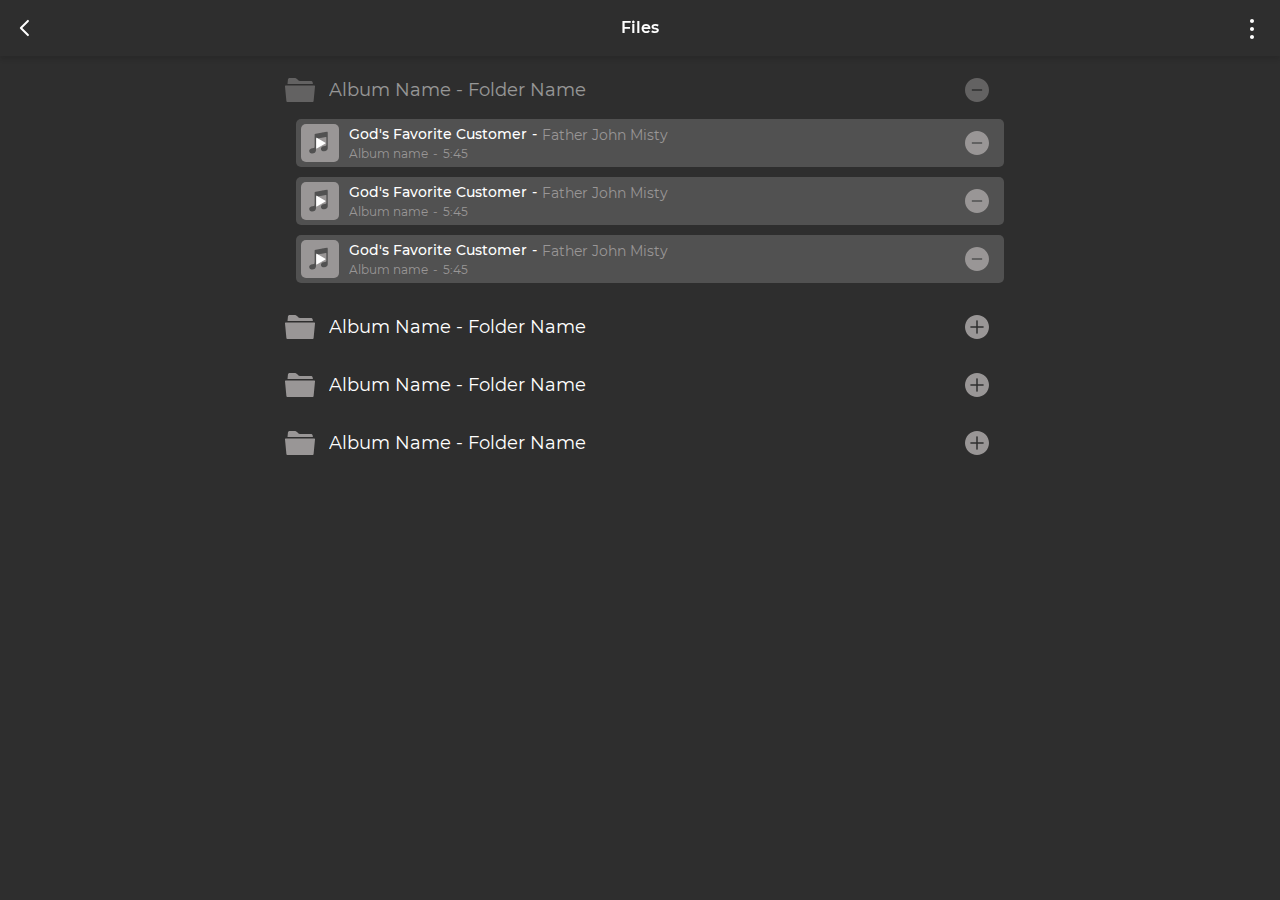
<file: templates/files-browser.html>
<!DOCTYPE html>
<html lang="ru">
  <head>
    <meta charset="UTF-8"/>
    <meta name="viewport" content="width=device-width, initial-scale=1, user-scalable=no"/>
    <title>Main</title>
    <meta name="apple-mobile-web-app-capable" content="yes"/>
    <meta name="mobile-web-app-capable" content="yes"/>
    <meta name="theme-color" content="#2E2E2E"/>
    <meta name="msapplication-navbutton-color" content="#2E2E2E"/>
    <meta name="apple-mobile-web-app-status-bar-style" content="#2E2E2E"/>
    <link rel="stylesheet" href="/static/css/libs.min.css"/>
    <link rel="stylesheet" href="/static/css/main.min.css"/>
  </head>
  <body>
    <div class="wrapper">
      <header class="header header__shadow"><a class="header__btn btn__back" href="index.html"><svg width="24" height="24" viewBox="0 0 24 24" fill="none" xmlns="http://www.w3.org/2000/svg"><g stroke="currentColor"><path d="M11.9289 4.92893L4.85786 12L11.9289 19.0711" stroke-width="2" stroke-linecap="round" stroke-linejoin="round"/></g></svg></a>
        <div class="pagetitle">Files</div>
        <button class="header__btn btn__menu js-btn__menu"><svg width="24" height="24" viewBox="0 0 24 24" fill="none" xmlns="http://www.w3.org/2000/svg"><path d="M12 6C13.1046 6 14 5.10457 14 4C14 2.89543 13.1046 2 12 2C10.8954 2 10 2.89543 10 4C10 5.10457 10.8954 6 12 6Z" fill="currentColor"/><path d="M12 14C13.1046 14 14 13.1046 14 12C14 10.8954 13.1046 10 12 10C10.8954 10 10 10.8954 10 12C10 13.1046 10.8954 14 12 14Z" fill="currentColor"/><path d="M12 22C13.1046 22 14 21.1046 14 20C14 18.8954 13.1046 18 12 18C10.8954 18 10 18.8954 10 20C10 21.1046 10.8954 22 12 22Z" fill="currentColor"/></svg></button>
      </header>
      <div class="sidebar js-sidebar">
        <button class="sidebar__close js-sidebar__close"><svg width="20" height="20" viewBox="0 0 20 20" fill="none" xmlns="http://www.w3.org/2000/svg">
<g fill="currentColor">
<path d="M10 0C4.48606 0 0 4.48606 0 10C0 15.5139 4.48606 20 10 20C15.5139 20 20 15.5139 20 10C20 4.48606 15.5139 0 10 0ZM13.6207 12.5332C13.6951 12.6039 13.7546 12.6888 13.7957 12.7829C13.8368 12.877 13.8587 12.9783 13.86 13.081C13.8613 13.1837 13.8421 13.2856 13.8034 13.3807C13.7647 13.4758 13.7074 13.5622 13.6348 13.6348C13.5622 13.7074 13.4758 13.7647 13.3807 13.8034C13.2856 13.8421 13.1837 13.8613 13.081 13.86C12.9783 13.8587 12.877 13.8368 12.7829 13.7957C12.6888 13.7546 12.6039 13.6951 12.5332 13.6207L10 11.088L7.46683 13.6207C7.32139 13.7588 7.12774 13.8347 6.92716 13.8322C6.72657 13.8296 6.53492 13.7488 6.39307 13.6069C6.25123 13.4651 6.1704 13.2734 6.16784 13.0728C6.16527 12.8723 6.24116 12.6786 6.37933 12.5332L8.91202 10L6.37933 7.46683C6.24116 7.32139 6.16527 7.12774 6.16784 6.92716C6.1704 6.72657 6.25123 6.53492 6.39307 6.39307C6.53492 6.25123 6.72657 6.1704 6.92716 6.16784C7.12774 6.16527 7.32139 6.24116 7.46683 6.37933L10 8.91202L12.5332 6.37933C12.6786 6.24116 12.8723 6.16527 13.0728 6.16784C13.2734 6.1704 13.4651 6.25123 13.6069 6.39307C13.7488 6.53492 13.8296 6.72657 13.8322 6.92716C13.8347 7.12774 13.7588 7.32139 13.6207 7.46683L11.088 10L13.6207 12.5332Z"/>
</g>
</svg>

        </button>
        <div class="sidebar__menu">
          <a class="sidebar__menu_link" href="files-browser.html">
            <svg width="24" height="24" viewBox="0 0 24 24" fill="none" xmlns="http://www.w3.org/2000/svg">
<g fill="currentColor">
<path d="M12.4302 10.9558V6.52632H15.002V9.89474H16.7166V4.84211H12.4302V4H4.71457V17.4737H3V19.1579H10.9385C10.2346 18.1708 9.8574 16.9946 9.8583 15.7895C9.8583 13.7853 10.8785 12.0253 12.4302 10.9558ZM9.00101 10.7368H10.7156V12.4211H9.00101V10.7368ZM19.0227 15.2589L20 14.4168L19.1427 12.96L17.8996 13.3726C17.6253 13.1453 17.3167 12.9684 16.9738 12.8421L16.7166 11.5789H15.002L14.7448 12.8337C14.4019 12.96 14.0933 13.1368 13.819 13.3642L12.5759 12.9516L11.7186 14.4084L12.6959 15.2505C12.6273 15.6716 12.6273 15.8905 12.6959 16.3116L11.7186 17.1537L12.5759 18.6105L13.819 18.1979C14.0933 18.4253 14.4019 18.6021 14.7448 18.7284L15.002 20H16.7166L16.9738 18.7453C17.3167 18.6189 17.6253 18.4421 17.8996 18.2147L19.1427 18.6274L20 17.1705L19.0227 16.3284C19.0913 15.8989 19.0913 15.68 19.0227 15.2589ZM15.8593 17.4737C14.9163 17.4737 14.1447 16.7158 14.1447 15.7895C14.1447 14.8632 14.9163 14.1053 15.8593 14.1053C16.8023 14.1053 17.5739 14.8632 17.5739 15.7895C17.5739 16.7158 16.8023 17.4737 15.8593 17.4737Z"/>
</g>
</svg>Files</a>
          <a class="sidebar__menu_link" href="playlists-browser.html">
            <svg width="24" height="24" viewBox="0 0 24 24" fill="none" xmlns="http://www.w3.org/2000/svg">
<g fill="currentColor">
<path d="M12.4302 10.9558V6.52632H15.002V9.89474H16.7166V4.84211H12.4302V4H4.71457V17.4737H3V19.1579H10.9385C10.2346 18.1708 9.8574 16.9946 9.8583 15.7895C9.8583 13.7853 10.8785 12.0253 12.4302 10.9558ZM9.00101 10.7368H10.7156V12.4211H9.00101V10.7368ZM19.0227 15.2589L20 14.4168L19.1427 12.96L17.8996 13.3726C17.6253 13.1453 17.3167 12.9684 16.9738 12.8421L16.7166 11.5789H15.002L14.7448 12.8337C14.4019 12.96 14.0933 13.1368 13.819 13.3642L12.5759 12.9516L11.7186 14.4084L12.6959 15.2505C12.6273 15.6716 12.6273 15.8905 12.6959 16.3116L11.7186 17.1537L12.5759 18.6105L13.819 18.1979C14.0933 18.4253 14.4019 18.6021 14.7448 18.7284L15.002 20H16.7166L16.9738 18.7453C17.3167 18.6189 17.6253 18.4421 17.8996 18.2147L19.1427 18.6274L20 17.1705L19.0227 16.3284C19.0913 15.8989 19.0913 15.68 19.0227 15.2589ZM15.8593 17.4737C14.9163 17.4737 14.1447 16.7158 14.1447 15.7895C14.1447 14.8632 14.9163 14.1053 15.8593 14.1053C16.8023 14.1053 17.5739 14.8632 17.5739 15.7895C17.5739 16.7158 16.8023 17.4737 15.8593 17.4737Z"/>
</g>
</svg>Playlists</a>
          <a class="sidebar__menu_link" href="dsp-setting.html">
            <svg width="24" height="24" viewBox="0 0 24 24" fill="none" xmlns="http://www.w3.org/2000/svg">
<g fill="currentColor">
<path d="M12.4302 10.9558V6.52632H15.002V9.89474H16.7166V4.84211H12.4302V4H4.71457V17.4737H3V19.1579H10.9385C10.2346 18.1708 9.8574 16.9946 9.8583 15.7895C9.8583 13.7853 10.8785 12.0253 12.4302 10.9558ZM9.00101 10.7368H10.7156V12.4211H9.00101V10.7368ZM19.0227 15.2589L20 14.4168L19.1427 12.96L17.8996 13.3726C17.6253 13.1453 17.3167 12.9684 16.9738 12.8421L16.7166 11.5789H15.002L14.7448 12.8337C14.4019 12.96 14.0933 13.1368 13.819 13.3642L12.5759 12.9516L11.7186 14.4084L12.6959 15.2505C12.6273 15.6716 12.6273 15.8905 12.6959 16.3116L11.7186 17.1537L12.5759 18.6105L13.819 18.1979C14.0933 18.4253 14.4019 18.6021 14.7448 18.7284L15.002 20H16.7166L16.9738 18.7453C17.3167 18.6189 17.6253 18.4421 17.8996 18.2147L19.1427 18.6274L20 17.1705L19.0227 16.3284C19.0913 15.8989 19.0913 15.68 19.0227 15.2589ZM15.8593 17.4737C14.9163 17.4737 14.1447 16.7158 14.1447 15.7895C14.1447 14.8632 14.9163 14.1053 15.8593 14.1053C16.8023 14.1053 17.5739 14.8632 17.5739 15.7895C17.5739 16.7158 16.8023 17.4737 15.8593 17.4737Z"/>
</g>
</svg>DSP Setup</a><a class="sidebar__menu_link" href="setting.html">
            <svg width="24" height="24" viewBox="0 0 24 24" fill="none" xmlns="http://www.w3.org/2000/svg">
<g fill="currentColor">
<path d="M18.7636 12.4302C18.8043 12.1333 18.8246 11.8266 18.8246 11.5C18.8246 11.1833 18.8043 10.8667 18.7534 10.5698L20.8186 9.00625C20.9076 8.9349 20.9684 8.83574 20.9906 8.72567C21.0129 8.6156 20.9952 8.50143 20.9406 8.40261L18.9874 5.11719C18.9299 5.0178 18.8381 4.94142 18.7282 4.90157C18.6184 4.86172 18.4976 4.86098 18.3872 4.89948L15.9558 5.84948C15.4472 5.47344 14.908 5.15677 14.3078 4.91927L13.9415 2.40573C13.9235 2.29245 13.8643 2.18922 13.7747 2.11477C13.6851 2.04032 13.5711 1.9996 13.4532 2H9.54676C9.30261 2 9.10932 2.16823 9.06863 2.40573L8.70239 4.91927C8.10218 5.15677 7.55283 5.48334 7.05435 5.84948L4.62298 4.89948C4.39917 4.82031 4.14484 4.89948 4.02276 5.11719L2.0797 8.40261C1.95762 8.61042 1.99831 8.86771 2.20178 9.00625L4.26692 10.5698C4.21605 10.8667 4.17536 11.1932 4.17536 11.5C4.17536 11.8068 4.19571 12.1333 4.24657 12.4302L2.18143 13.9938C2.09244 14.0651 2.03163 14.1643 2.00938 14.2743C1.98712 14.3844 2.00478 14.4986 2.05935 14.5974L4.01259 17.8828C4.13467 18.1005 4.389 18.1698 4.6128 18.1005L7.04418 17.1505C7.55283 17.5266 8.09201 17.8432 8.69222 18.0807L9.05845 20.5943C9.10932 20.8318 9.30261 21 9.54676 21H13.4532C13.6974 21 13.9009 20.8318 13.9314 20.5943L14.2976 18.0807C14.8978 17.8432 15.4472 17.5266 15.9456 17.1505L18.377 18.1005C18.6008 18.1797 18.8552 18.1005 18.9772 17.8828L20.9305 14.5974C21.0525 14.3797 21.0017 14.1323 20.8084 13.9938L18.7636 12.4302ZM11.5 15.0625C9.48572 15.0625 7.83768 13.4594 7.83768 11.5C7.83768 9.54063 9.48572 7.9375 11.5 7.9375C13.5143 7.9375 15.1623 9.54063 15.1623 11.5C15.1623 13.4594 13.5143 15.0625 11.5 15.0625Z"/>
</g>
</svg>
            Settings</a><a class="sidebar__menu_link" href="#">
            <svg width="24" height="24" viewBox="0 0 24 24" fill="none" xmlns="http://www.w3.org/2000/svg">
<g fill="currentColor">
<path d="M9.07143 17.1766H13.9286C14.2506 17.1766 14.5595 17.0495 14.7872 16.8234C15.0149 16.5973 15.1429 16.2906 15.1429 15.9707V9.94148H17.0687C17.3088 9.94143 17.5436 9.87068 17.7432 9.73818C17.9428 9.60567 18.0984 9.41736 18.1903 9.19705C18.2822 8.97675 18.3063 8.73433 18.2594 8.50045C18.2126 8.26657 18.097 8.05173 17.9272 7.88309L12.3585 2.35306C12.1308 2.12699 11.822 2 11.5 2C11.178 2 10.8692 2.12699 10.6415 2.35306L5.07279 7.88309C4.90302 8.05173 4.78741 8.26657 4.74058 8.50045C4.69375 8.73433 4.71779 8.97675 4.80968 9.19705C4.90156 9.41736 5.05716 9.60567 5.2568 9.73818C5.45644 9.87068 5.69116 9.94143 5.93129 9.94148H7.85714V15.9707C7.85714 16.2906 7.98508 16.5973 8.2128 16.8234C8.44052 17.0495 8.74938 17.1766 9.07143 17.1766ZM4.21429 19.5883H18.7857C19.1078 19.5883 19.4166 19.7153 19.6443 19.9415C19.8721 20.1676 20 20.4743 20 20.7941C20 21.114 19.8721 21.4207 19.6443 21.6468C19.4166 21.873 19.1078 22 18.7857 22H4.21429C3.89224 22 3.58338 21.873 3.35566 21.6468C3.12793 21.4207 3 21.114 3 20.7941C3 20.4743 3.12793 20.1676 3.35566 19.9415C3.58338 19.7153 3.89224 19.5883 4.21429 19.5883Z"/>
</g>
</svg>Load profile</a><a class="sidebar__menu_link" href="#">
            <svg width="24" height="24" viewBox="0 0 24 24" fill="none" xmlns="http://www.w3.org/2000/svg">
<g fill="currentColor">
<path d="M9.71429 2H14.2857C14.5888 2 14.8795 2.12705 15.0938 2.35319C15.3082 2.57933 15.4286 2.88604 15.4286 3.20585V9.23511H17.2411C17.4671 9.23516 17.6881 9.30591 17.876 9.43842C18.0639 9.57092 18.2103 9.75923 18.2968 9.97954C18.3833 10.1998 18.4059 10.4423 18.3618 10.6761C18.3177 10.91 18.2089 11.1249 18.0491 11.2935L12.808 16.8235C12.5937 17.0496 12.303 17.1766 12 17.1766C11.697 17.1766 11.4063 17.0496 11.192 16.8235L5.95086 11.2935C5.79107 11.1249 5.68227 10.91 5.63819 10.6761C5.59411 10.4423 5.61675 10.1998 5.70323 9.97954C5.78971 9.75923 5.93615 9.57092 6.12405 9.43842C6.31194 9.30591 6.53286 9.23516 6.75886 9.23511H8.57143V3.20585C8.57143 2.88604 8.69184 2.57933 8.90616 2.35319C9.12049 2.12705 9.41118 2 9.71429 2ZM5.14286 19.5883H18.8571C19.1602 19.5883 19.4509 19.7153 19.6653 19.9415C19.8796 20.1676 20 20.4743 20 20.7941C20 21.114 19.8796 21.4207 19.6653 21.6468C19.4509 21.873 19.1602 22 18.8571 22H5.14286C4.83975 22 4.54906 21.873 4.33474 21.6468C4.12041 21.4207 4 21.114 4 20.7941C4 20.4743 4.12041 20.1676 4.33474 19.9415C4.54906 19.7153 4.83975 19.5883 5.14286 19.5883Z"/>
</g>
</svg>
            Save profile</a></div>
      </div>
      <main class="browser">
        <div class="browser__wrap">
          <div class="browser__list js-browser">
            <div class="browser__item js-browser-item active">
              <div class="browser__item_top">
                <div class="browser__image"><svg width="30" height="24" viewBox="0 0 30 24" fill="none" xmlns="http://www.w3.org/2000/svg">
<path d="M27.6181 4.1985C27.4514 3.5385 26.6348 3 25.8016 3H15.572C14.7403 3 13.5753 2.523 12.9868 1.9395L12.0921 1.0575C11.5036 0.474 10.3401 0 9.5084 0H4.6218C3.7886 0 3.03196 0.6705 2.94039 1.491L2.50202 6H27.9198L27.6181 4.1985V4.1985ZM29.1299 7.5H0.87015C0.748891 7.50008 0.628986 7.52547 0.518114 7.57453C0.407243 7.6236 0.307851 7.69526 0.226304 7.78493C0.144758 7.87459 0.0828546 7.98029 0.0445604 8.09525C0.00626616 8.21021 -0.00757488 8.33189 0.00392386 8.4525L1.38959 22.956C1.41719 23.2417 1.55025 23.5068 1.76284 23.6998C1.97543 23.8928 2.25231 23.9998 2.53955 24H27.4604C27.7477 23.9998 28.0246 23.8928 28.2372 23.6998C28.4498 23.5068 28.5828 23.2417 28.6104 22.956L29.9961 8.4525C30.0076 8.33189 29.9937 8.21021 29.9554 8.09525C29.9171 7.98029 29.8552 7.87459 29.7737 7.78493C29.6921 7.69526 29.5928 7.6236 29.4819 7.57453C29.371 7.52547 29.2511 7.50008 29.1299 7.5Z" fill="#999696"/>
</svg>

                </div>
                <div class="browser__info">Album Name - Folder Name</div>
                <div class="browser__icon"><svg width="18" height="18" viewBox="0 0 18 18" fill="none" xmlns="http://www.w3.org/2000/svg"><g fill="currentColor"><path class="browser_minus" d="M9 0C4.02991 0 0 4.02991 0 9C0 13.9701 4.02991 18 9 18C13.9701 18 18 13.9701 18 9C18 4.02991 13.9701 0 9 0ZM12.8571 9.48214C12.8571 9.57054 12.7848 9.64286 12.6964 9.64286H5.30357C5.21518 9.64286 5.14286 9.57054 5.14286 9.48214V8.51786C5.14286 8.42946 5.21518 8.35714 5.30357 8.35714H12.6964C12.7848 8.35714 12.8571 8.42946 12.8571 8.51786V9.48214Z"/><path class="browser_plus" fill-rule="evenodd" clip-rule="evenodd" d="M18 9C18 11.3869 17.0518 13.6761 15.364 15.364C13.6761 17.0518 11.3869 18 9 18C6.61305 18 4.32387 17.0518 2.63604 15.364C0.948212 13.6761 0 11.3869 0 9C0 6.61305 0.948212 4.32387 2.63604 2.63604C4.32387 0.948212 6.61305 0 9 0C11.3869 0 13.6761 0.948212 15.364 2.63604C17.0518 4.32387 18 6.61305 18 9ZM9.5625 4.5C9.5625 4.35082 9.50324 4.20774 9.39775 4.10225C9.29226 3.99676 9.14918 3.9375 9 3.9375C8.85082 3.9375 8.70774 3.99676 8.60225 4.10225C8.49676 4.20774 8.4375 4.35082 8.4375 4.5V8.4375H4.5C4.35082 8.4375 4.20774 8.49676 4.10225 8.60225C3.99676 8.70774 3.9375 8.85082 3.9375 9C3.9375 9.14918 3.99676 9.29226 4.10225 9.39775C4.20774 9.50324 4.35082 9.5625 4.5 9.5625H8.4375V13.5C8.4375 13.6492 8.49676 13.7923 8.60225 13.8977C8.70774 14.0032 8.85082 14.0625 9 14.0625C9.14918 14.0625 9.29226 14.0032 9.39775 13.8977C9.50324 13.7923 9.5625 13.6492 9.5625 13.5V9.5625H13.5C13.6492 9.5625 13.7923 9.50324 13.8977 9.39775C14.0032 9.29226 14.0625 9.14918 14.0625 9C14.0625 8.85082 14.0032 8.70774 13.8977 8.60225C13.7923 8.49676 13.6492 8.4375 13.5 8.4375H9.5625V4.5Z"/></g></svg></div>
              </div>
              <div class="browser__item_content">
                <div class="playlist__list">
                  <div class="playlist__item">
                    <div class="playlist__image" style="background-image: url('/static/img/noimage_thumb.png')"><svg width="15" height="17" viewBox="0 0 15 17" fill="none" xmlns="http://www.w3.org/2000/svg">
<g fill="white">
<path d="M14.0874 8.21503L14.0907 8.20939L1.18366 0.595776L1.18035 0.601419C1.09396 0.545985 0.994548 0.515378 0.892569 0.512817C0.737379 0.512967 0.588597 0.576057 0.478913 0.688227C0.369229 0.800396 0.307617 0.952467 0.307617 1.11102C0.307617 1.13529 0.318113 1.15561 0.320875 1.17875H0.307617V16.4054H0.320875C0.355121 16.7023 0.593189 16.9359 0.892569 16.9359C0.999727 16.9359 1.09418 16.8986 1.18035 16.8473L1.18919 16.8625L14.0962 9.24948L14.0874 9.23424C14.2619 9.13097 14.3845 8.94586 14.3845 8.72464C14.3845 8.50341 14.2619 8.31887 14.0874 8.21503Z"/>
</g>
</svg>
                    </div>
                    <div class="playlist__info">
                      <div class="playlist__info_item"><span class="playlist__song">God's Favorite Customer</span><span class="playlist__artist">Father John Misty</span></div>
                      <div class="playlist__info_item"><span class="playlist__album">Album name</span><span class="playlist__time">5:45</span></div>
                    </div>
                    <div class="playlist__icon"><svg width="18" height="18" viewBox="0 0 18 18" fill="none" xmlns="http://www.w3.org/2000/svg"><g fill="currentColor"><path d="M9 0C4.02991 0 0 4.02991 0 9C0 13.9701 4.02991 18 9 18C13.9701 18 18 13.9701 18 9C18 4.02991 13.9701 0 9 0ZM12.8571 9.48214C12.8571 9.57054 12.7848 9.64286 12.6964 9.64286H5.30357C5.21518 9.64286 5.14286 9.57054 5.14286 9.48214V8.51786C5.14286 8.42946 5.21518 8.35714 5.30357 8.35714H12.6964C12.7848 8.35714 12.8571 8.42946 12.8571 8.51786V9.48214Z"/></g></svg></div>
                  </div>
                  <div class="playlist__item">
                    <div class="playlist__image" style="background-image: url('/static/img/noimage_thumb.png')"><svg width="15" height="17" viewBox="0 0 15 17" fill="none" xmlns="http://www.w3.org/2000/svg">
<g fill="white">
<path d="M14.0874 8.21503L14.0907 8.20939L1.18366 0.595776L1.18035 0.601419C1.09396 0.545985 0.994548 0.515378 0.892569 0.512817C0.737379 0.512967 0.588597 0.576057 0.478913 0.688227C0.369229 0.800396 0.307617 0.952467 0.307617 1.11102C0.307617 1.13529 0.318113 1.15561 0.320875 1.17875H0.307617V16.4054H0.320875C0.355121 16.7023 0.593189 16.9359 0.892569 16.9359C0.999727 16.9359 1.09418 16.8986 1.18035 16.8473L1.18919 16.8625L14.0962 9.24948L14.0874 9.23424C14.2619 9.13097 14.3845 8.94586 14.3845 8.72464C14.3845 8.50341 14.2619 8.31887 14.0874 8.21503Z"/>
</g>
</svg>
                    </div>
                    <div class="playlist__info">
                      <div class="playlist__info_item"><span class="playlist__song">God's Favorite Customer</span><span class="playlist__artist">Father John Misty</span></div>
                      <div class="playlist__info_item"><span class="playlist__album">Album name</span><span class="playlist__time">5:45</span></div>
                    </div>
                    <div class="playlist__icon"><svg width="18" height="18" viewBox="0 0 18 18" fill="none" xmlns="http://www.w3.org/2000/svg"><g fill="currentColor"><path d="M9 0C4.02991 0 0 4.02991 0 9C0 13.9701 4.02991 18 9 18C13.9701 18 18 13.9701 18 9C18 4.02991 13.9701 0 9 0ZM12.8571 9.48214C12.8571 9.57054 12.7848 9.64286 12.6964 9.64286H5.30357C5.21518 9.64286 5.14286 9.57054 5.14286 9.48214V8.51786C5.14286 8.42946 5.21518 8.35714 5.30357 8.35714H12.6964C12.7848 8.35714 12.8571 8.42946 12.8571 8.51786V9.48214Z"/></g></svg></div>
                  </div>
                  <div class="playlist__item">
                    <div class="playlist__image" style="background-image: url('/static/img/noimage_thumb.png')"><svg width="15" height="17" viewBox="0 0 15 17" fill="none" xmlns="http://www.w3.org/2000/svg">
<g fill="white">
<path d="M14.0874 8.21503L14.0907 8.20939L1.18366 0.595776L1.18035 0.601419C1.09396 0.545985 0.994548 0.515378 0.892569 0.512817C0.737379 0.512967 0.588597 0.576057 0.478913 0.688227C0.369229 0.800396 0.307617 0.952467 0.307617 1.11102C0.307617 1.13529 0.318113 1.15561 0.320875 1.17875H0.307617V16.4054H0.320875C0.355121 16.7023 0.593189 16.9359 0.892569 16.9359C0.999727 16.9359 1.09418 16.8986 1.18035 16.8473L1.18919 16.8625L14.0962 9.24948L14.0874 9.23424C14.2619 9.13097 14.3845 8.94586 14.3845 8.72464C14.3845 8.50341 14.2619 8.31887 14.0874 8.21503Z"/>
</g>
</svg>
                    </div>
                    <div class="playlist__info">
                      <div class="playlist__info_item"><span class="playlist__song">God's Favorite Customer</span><span class="playlist__artist">Father John Misty</span></div>
                      <div class="playlist__info_item"><span class="playlist__album">Album name</span><span class="playlist__time">5:45</span></div>
                    </div>
                    <div class="playlist__icon"><svg width="18" height="18" viewBox="0 0 18 18" fill="none" xmlns="http://www.w3.org/2000/svg"><g fill="currentColor"><path d="M9 0C4.02991 0 0 4.02991 0 9C0 13.9701 4.02991 18 9 18C13.9701 18 18 13.9701 18 9C18 4.02991 13.9701 0 9 0ZM12.8571 9.48214C12.8571 9.57054 12.7848 9.64286 12.6964 9.64286H5.30357C5.21518 9.64286 5.14286 9.57054 5.14286 9.48214V8.51786C5.14286 8.42946 5.21518 8.35714 5.30357 8.35714H12.6964C12.7848 8.35714 12.8571 8.42946 12.8571 8.51786V9.48214Z"/></g></svg></div>
                  </div>
                </div>
              </div>
            </div>
            <div class="browser__item js-browser-item">
              <div class="browser__item_top">
                <div class="browser__image"><svg width="30" height="24" viewBox="0 0 30 24" fill="none" xmlns="http://www.w3.org/2000/svg">
<path d="M27.6181 4.1985C27.4514 3.5385 26.6348 3 25.8016 3H15.572C14.7403 3 13.5753 2.523 12.9868 1.9395L12.0921 1.0575C11.5036 0.474 10.3401 0 9.5084 0H4.6218C3.7886 0 3.03196 0.6705 2.94039 1.491L2.50202 6H27.9198L27.6181 4.1985V4.1985ZM29.1299 7.5H0.87015C0.748891 7.50008 0.628986 7.52547 0.518114 7.57453C0.407243 7.6236 0.307851 7.69526 0.226304 7.78493C0.144758 7.87459 0.0828546 7.98029 0.0445604 8.09525C0.00626616 8.21021 -0.00757488 8.33189 0.00392386 8.4525L1.38959 22.956C1.41719 23.2417 1.55025 23.5068 1.76284 23.6998C1.97543 23.8928 2.25231 23.9998 2.53955 24H27.4604C27.7477 23.9998 28.0246 23.8928 28.2372 23.6998C28.4498 23.5068 28.5828 23.2417 28.6104 22.956L29.9961 8.4525C30.0076 8.33189 29.9937 8.21021 29.9554 8.09525C29.9171 7.98029 29.8552 7.87459 29.7737 7.78493C29.6921 7.69526 29.5928 7.6236 29.4819 7.57453C29.371 7.52547 29.2511 7.50008 29.1299 7.5Z" fill="#999696"/>
</svg>

                </div>
                <div class="browser__info">Album Name - Folder Name</div>
                <div class="browser__icon"><svg width="18" height="18" viewBox="0 0 18 18" fill="none" xmlns="http://www.w3.org/2000/svg"><g fill="currentColor"><path class="browser_minus" d="M9 0C4.02991 0 0 4.02991 0 9C0 13.9701 4.02991 18 9 18C13.9701 18 18 13.9701 18 9C18 4.02991 13.9701 0 9 0ZM12.8571 9.48214C12.8571 9.57054 12.7848 9.64286 12.6964 9.64286H5.30357C5.21518 9.64286 5.14286 9.57054 5.14286 9.48214V8.51786C5.14286 8.42946 5.21518 8.35714 5.30357 8.35714H12.6964C12.7848 8.35714 12.8571 8.42946 12.8571 8.51786V9.48214Z"/><path class="browser_plus" fill-rule="evenodd" clip-rule="evenodd" d="M18 9C18 11.3869 17.0518 13.6761 15.364 15.364C13.6761 17.0518 11.3869 18 9 18C6.61305 18 4.32387 17.0518 2.63604 15.364C0.948212 13.6761 0 11.3869 0 9C0 6.61305 0.948212 4.32387 2.63604 2.63604C4.32387 0.948212 6.61305 0 9 0C11.3869 0 13.6761 0.948212 15.364 2.63604C17.0518 4.32387 18 6.61305 18 9ZM9.5625 4.5C9.5625 4.35082 9.50324 4.20774 9.39775 4.10225C9.29226 3.99676 9.14918 3.9375 9 3.9375C8.85082 3.9375 8.70774 3.99676 8.60225 4.10225C8.49676 4.20774 8.4375 4.35082 8.4375 4.5V8.4375H4.5C4.35082 8.4375 4.20774 8.49676 4.10225 8.60225C3.99676 8.70774 3.9375 8.85082 3.9375 9C3.9375 9.14918 3.99676 9.29226 4.10225 9.39775C4.20774 9.50324 4.35082 9.5625 4.5 9.5625H8.4375V13.5C8.4375 13.6492 8.49676 13.7923 8.60225 13.8977C8.70774 14.0032 8.85082 14.0625 9 14.0625C9.14918 14.0625 9.29226 14.0032 9.39775 13.8977C9.50324 13.7923 9.5625 13.6492 9.5625 13.5V9.5625H13.5C13.6492 9.5625 13.7923 9.50324 13.8977 9.39775C14.0032 9.29226 14.0625 9.14918 14.0625 9C14.0625 8.85082 14.0032 8.70774 13.8977 8.60225C13.7923 8.49676 13.6492 8.4375 13.5 8.4375H9.5625V4.5Z"/></g></svg></div>
              </div>
              <div class="browser__item_content">
                <div class="playlist__list">
                  <div class="playlist__item">
                    <div class="playlist__image" style="background-image: url('img/cover_thumb.png')"><svg width="15" height="17" viewBox="0 0 15 17" fill="none" xmlns="http://www.w3.org/2000/svg">
<g fill="white">
<path d="M14.0874 8.21503L14.0907 8.20939L1.18366 0.595776L1.18035 0.601419C1.09396 0.545985 0.994548 0.515378 0.892569 0.512817C0.737379 0.512967 0.588597 0.576057 0.478913 0.688227C0.369229 0.800396 0.307617 0.952467 0.307617 1.11102C0.307617 1.13529 0.318113 1.15561 0.320875 1.17875H0.307617V16.4054H0.320875C0.355121 16.7023 0.593189 16.9359 0.892569 16.9359C0.999727 16.9359 1.09418 16.8986 1.18035 16.8473L1.18919 16.8625L14.0962 9.24948L14.0874 9.23424C14.2619 9.13097 14.3845 8.94586 14.3845 8.72464C14.3845 8.50341 14.2619 8.31887 14.0874 8.21503Z"/>
</g>
</svg>
                    </div>
                    <div class="playlist__info">
                      <div class="playlist__info_item"><span class="playlist__song">God's Favorite Customer</span><span class="playlist__artist">Father John Misty</span></div>
                      <div class="playlist__info_item"><span class="playlist__album">Album name</span><span class="playlist__time">5:45</span></div>
                    </div>
                    <div class="playlist__icon"><svg width="18" height="18" viewBox="0 0 18 18" fill="none" xmlns="http://www.w3.org/2000/svg"><g fill="currentColor"><path d="M9 0C4.02991 0 0 4.02991 0 9C0 13.9701 4.02991 18 9 18C13.9701 18 18 13.9701 18 9C18 4.02991 13.9701 0 9 0ZM12.8571 9.48214C12.8571 9.57054 12.7848 9.64286 12.6964 9.64286H5.30357C5.21518 9.64286 5.14286 9.57054 5.14286 9.48214V8.51786C5.14286 8.42946 5.21518 8.35714 5.30357 8.35714H12.6964C12.7848 8.35714 12.8571 8.42946 12.8571 8.51786V9.48214Z"/></g></svg></div>
                  </div>
                  <div class="playlist__item">
                    <div class="playlist__image" style="background-image: url('/static/img/noimage_thumb.png')"><svg width="15" height="17" viewBox="0 0 15 17" fill="none" xmlns="http://www.w3.org/2000/svg">
<g fill="white">
<path d="M14.0874 8.21503L14.0907 8.20939L1.18366 0.595776L1.18035 0.601419C1.09396 0.545985 0.994548 0.515378 0.892569 0.512817C0.737379 0.512967 0.588597 0.576057 0.478913 0.688227C0.369229 0.800396 0.307617 0.952467 0.307617 1.11102C0.307617 1.13529 0.318113 1.15561 0.320875 1.17875H0.307617V16.4054H0.320875C0.355121 16.7023 0.593189 16.9359 0.892569 16.9359C0.999727 16.9359 1.09418 16.8986 1.18035 16.8473L1.18919 16.8625L14.0962 9.24948L14.0874 9.23424C14.2619 9.13097 14.3845 8.94586 14.3845 8.72464C14.3845 8.50341 14.2619 8.31887 14.0874 8.21503Z"/>
</g>
</svg>
                    </div>
                    <div class="playlist__info">
                      <div class="playlist__info_item"><span class="playlist__song">God's Favorite Customer</span><span class="playlist__artist">Father John Misty</span></div>
                      <div class="playlist__info_item"><span class="playlist__album">Album name</span><span class="playlist__time">5:45</span></div>
                    </div>
                    <div class="playlist__icon"><svg width="18" height="18" viewBox="0 0 18 18" fill="none" xmlns="http://www.w3.org/2000/svg"><g fill="currentColor"><path d="M9 0C4.02991 0 0 4.02991 0 9C0 13.9701 4.02991 18 9 18C13.9701 18 18 13.9701 18 9C18 4.02991 13.9701 0 9 0ZM12.8571 9.48214C12.8571 9.57054 12.7848 9.64286 12.6964 9.64286H5.30357C5.21518 9.64286 5.14286 9.57054 5.14286 9.48214V8.51786C5.14286 8.42946 5.21518 8.35714 5.30357 8.35714H12.6964C12.7848 8.35714 12.8571 8.42946 12.8571 8.51786V9.48214Z"/></g></svg></div>
                  </div>
                  <div class="playlist__item">
                    <div class="playlist__image" style="background-image: url('/static/img/noimage_thumb.png')"><svg width="15" height="17" viewBox="0 0 15 17" fill="none" xmlns="http://www.w3.org/2000/svg">
<g fill="white">
<path d="M14.0874 8.21503L14.0907 8.20939L1.18366 0.595776L1.18035 0.601419C1.09396 0.545985 0.994548 0.515378 0.892569 0.512817C0.737379 0.512967 0.588597 0.576057 0.478913 0.688227C0.369229 0.800396 0.307617 0.952467 0.307617 1.11102C0.307617 1.13529 0.318113 1.15561 0.320875 1.17875H0.307617V16.4054H0.320875C0.355121 16.7023 0.593189 16.9359 0.892569 16.9359C0.999727 16.9359 1.09418 16.8986 1.18035 16.8473L1.18919 16.8625L14.0962 9.24948L14.0874 9.23424C14.2619 9.13097 14.3845 8.94586 14.3845 8.72464C14.3845 8.50341 14.2619 8.31887 14.0874 8.21503Z"/>
</g>
</svg>
                    </div>
                    <div class="playlist__info">
                      <div class="playlist__info_item"><span class="playlist__song">God's Favorite Customer</span><span class="playlist__artist">Father John Misty</span></div>
                      <div class="playlist__info_item"><span class="playlist__album">Album name</span><span class="playlist__time">5:45</span></div>
                    </div>
                    <div class="playlist__icon"><svg width="18" height="18" viewBox="0 0 18 18" fill="none" xmlns="http://www.w3.org/2000/svg"><g fill="currentColor"><path d="M9 0C4.02991 0 0 4.02991 0 9C0 13.9701 4.02991 18 9 18C13.9701 18 18 13.9701 18 9C18 4.02991 13.9701 0 9 0ZM12.8571 9.48214C12.8571 9.57054 12.7848 9.64286 12.6964 9.64286H5.30357C5.21518 9.64286 5.14286 9.57054 5.14286 9.48214V8.51786C5.14286 8.42946 5.21518 8.35714 5.30357 8.35714H12.6964C12.7848 8.35714 12.8571 8.42946 12.8571 8.51786V9.48214Z"/></g></svg></div>
                  </div>
                </div>
              </div>
            </div>
            <div class="browser__item js-browser-item">
              <div class="browser__item_top">
                <div class="browser__image"><svg width="30" height="24" viewBox="0 0 30 24" fill="none" xmlns="http://www.w3.org/2000/svg">
<path d="M27.6181 4.1985C27.4514 3.5385 26.6348 3 25.8016 3H15.572C14.7403 3 13.5753 2.523 12.9868 1.9395L12.0921 1.0575C11.5036 0.474 10.3401 0 9.5084 0H4.6218C3.7886 0 3.03196 0.6705 2.94039 1.491L2.50202 6H27.9198L27.6181 4.1985V4.1985ZM29.1299 7.5H0.87015C0.748891 7.50008 0.628986 7.52547 0.518114 7.57453C0.407243 7.6236 0.307851 7.69526 0.226304 7.78493C0.144758 7.87459 0.0828546 7.98029 0.0445604 8.09525C0.00626616 8.21021 -0.00757488 8.33189 0.00392386 8.4525L1.38959 22.956C1.41719 23.2417 1.55025 23.5068 1.76284 23.6998C1.97543 23.8928 2.25231 23.9998 2.53955 24H27.4604C27.7477 23.9998 28.0246 23.8928 28.2372 23.6998C28.4498 23.5068 28.5828 23.2417 28.6104 22.956L29.9961 8.4525C30.0076 8.33189 29.9937 8.21021 29.9554 8.09525C29.9171 7.98029 29.8552 7.87459 29.7737 7.78493C29.6921 7.69526 29.5928 7.6236 29.4819 7.57453C29.371 7.52547 29.2511 7.50008 29.1299 7.5Z" fill="#999696"/>
</svg>

                </div>
                <div class="browser__info">Album Name - Folder Name</div>
                <div class="browser__icon"><svg width="18" height="18" viewBox="0 0 18 18" fill="none" xmlns="http://www.w3.org/2000/svg"><g fill="currentColor"><path class="browser_minus" d="M9 0C4.02991 0 0 4.02991 0 9C0 13.9701 4.02991 18 9 18C13.9701 18 18 13.9701 18 9C18 4.02991 13.9701 0 9 0ZM12.8571 9.48214C12.8571 9.57054 12.7848 9.64286 12.6964 9.64286H5.30357C5.21518 9.64286 5.14286 9.57054 5.14286 9.48214V8.51786C5.14286 8.42946 5.21518 8.35714 5.30357 8.35714H12.6964C12.7848 8.35714 12.8571 8.42946 12.8571 8.51786V9.48214Z"/><path class="browser_plus" fill-rule="evenodd" clip-rule="evenodd" d="M18 9C18 11.3869 17.0518 13.6761 15.364 15.364C13.6761 17.0518 11.3869 18 9 18C6.61305 18 4.32387 17.0518 2.63604 15.364C0.948212 13.6761 0 11.3869 0 9C0 6.61305 0.948212 4.32387 2.63604 2.63604C4.32387 0.948212 6.61305 0 9 0C11.3869 0 13.6761 0.948212 15.364 2.63604C17.0518 4.32387 18 6.61305 18 9ZM9.5625 4.5C9.5625 4.35082 9.50324 4.20774 9.39775 4.10225C9.29226 3.99676 9.14918 3.9375 9 3.9375C8.85082 3.9375 8.70774 3.99676 8.60225 4.10225C8.49676 4.20774 8.4375 4.35082 8.4375 4.5V8.4375H4.5C4.35082 8.4375 4.20774 8.49676 4.10225 8.60225C3.99676 8.70774 3.9375 8.85082 3.9375 9C3.9375 9.14918 3.99676 9.29226 4.10225 9.39775C4.20774 9.50324 4.35082 9.5625 4.5 9.5625H8.4375V13.5C8.4375 13.6492 8.49676 13.7923 8.60225 13.8977C8.70774 14.0032 8.85082 14.0625 9 14.0625C9.14918 14.0625 9.29226 14.0032 9.39775 13.8977C9.50324 13.7923 9.5625 13.6492 9.5625 13.5V9.5625H13.5C13.6492 9.5625 13.7923 9.50324 13.8977 9.39775C14.0032 9.29226 14.0625 9.14918 14.0625 9C14.0625 8.85082 14.0032 8.70774 13.8977 8.60225C13.7923 8.49676 13.6492 8.4375 13.5 8.4375H9.5625V4.5Z"/></g></svg></div>
              </div>
              <div class="browser__item_content">
                <div class="playlist__list">
                  <div class="playlist__item">
                    <div class="playlist__image" style="background-image: url('/static/img/noimage_thumb.png')"><svg width="15" height="17" viewBox="0 0 15 17" fill="none" xmlns="http://www.w3.org/2000/svg">
<g fill="white">
<path d="M14.0874 8.21503L14.0907 8.20939L1.18366 0.595776L1.18035 0.601419C1.09396 0.545985 0.994548 0.515378 0.892569 0.512817C0.737379 0.512967 0.588597 0.576057 0.478913 0.688227C0.369229 0.800396 0.307617 0.952467 0.307617 1.11102C0.307617 1.13529 0.318113 1.15561 0.320875 1.17875H0.307617V16.4054H0.320875C0.355121 16.7023 0.593189 16.9359 0.892569 16.9359C0.999727 16.9359 1.09418 16.8986 1.18035 16.8473L1.18919 16.8625L14.0962 9.24948L14.0874 9.23424C14.2619 9.13097 14.3845 8.94586 14.3845 8.72464C14.3845 8.50341 14.2619 8.31887 14.0874 8.21503Z"/>
</g>
</svg>
                    </div>
                    <div class="playlist__info">
                      <div class="playlist__info_item"><span class="playlist__song">God's Favorite Customer</span><span class="playlist__artist">Father John Misty</span></div>
                      <div class="playlist__info_item"><span class="playlist__album">Album name</span><span class="playlist__time">5:45</span></div>
                    </div>
                    <div class="playlist__icon"><svg width="18" height="18" viewBox="0 0 18 18" fill="none" xmlns="http://www.w3.org/2000/svg"><g fill="currentColor"><path d="M9 0C4.02991 0 0 4.02991 0 9C0 13.9701 4.02991 18 9 18C13.9701 18 18 13.9701 18 9C18 4.02991 13.9701 0 9 0ZM12.8571 9.48214C12.8571 9.57054 12.7848 9.64286 12.6964 9.64286H5.30357C5.21518 9.64286 5.14286 9.57054 5.14286 9.48214V8.51786C5.14286 8.42946 5.21518 8.35714 5.30357 8.35714H12.6964C12.7848 8.35714 12.8571 8.42946 12.8571 8.51786V9.48214Z"/></g></svg></div>
                  </div>
                  <div class="playlist__item">
                    <div class="playlist__image" style="background-image: url('/static/img/noimage_thumb.png')"><svg width="15" height="17" viewBox="0 0 15 17" fill="none" xmlns="http://www.w3.org/2000/svg">
<g fill="white">
<path d="M14.0874 8.21503L14.0907 8.20939L1.18366 0.595776L1.18035 0.601419C1.09396 0.545985 0.994548 0.515378 0.892569 0.512817C0.737379 0.512967 0.588597 0.576057 0.478913 0.688227C0.369229 0.800396 0.307617 0.952467 0.307617 1.11102C0.307617 1.13529 0.318113 1.15561 0.320875 1.17875H0.307617V16.4054H0.320875C0.355121 16.7023 0.593189 16.9359 0.892569 16.9359C0.999727 16.9359 1.09418 16.8986 1.18035 16.8473L1.18919 16.8625L14.0962 9.24948L14.0874 9.23424C14.2619 9.13097 14.3845 8.94586 14.3845 8.72464C14.3845 8.50341 14.2619 8.31887 14.0874 8.21503Z"/>
</g>
</svg>
                    </div>
                    <div class="playlist__info">
                      <div class="playlist__info_item"><span class="playlist__song">God's Favorite Customer</span><span class="playlist__artist">Father John Misty</span></div>
                      <div class="playlist__info_item"><span class="playlist__album">Album name</span><span class="playlist__time">5:45</span></div>
                    </div>
                    <div class="playlist__icon"><svg width="18" height="18" viewBox="0 0 18 18" fill="none" xmlns="http://www.w3.org/2000/svg"><g fill="currentColor"><path d="M9 0C4.02991 0 0 4.02991 0 9C0 13.9701 4.02991 18 9 18C13.9701 18 18 13.9701 18 9C18 4.02991 13.9701 0 9 0ZM12.8571 9.48214C12.8571 9.57054 12.7848 9.64286 12.6964 9.64286H5.30357C5.21518 9.64286 5.14286 9.57054 5.14286 9.48214V8.51786C5.14286 8.42946 5.21518 8.35714 5.30357 8.35714H12.6964C12.7848 8.35714 12.8571 8.42946 12.8571 8.51786V9.48214Z"/></g></svg></div>
                  </div>
                  <div class="playlist__item">
                    <div class="playlist__image" style="background-image: url('/static/img/noimage_thumb.png')"><svg width="15" height="17" viewBox="0 0 15 17" fill="none" xmlns="http://www.w3.org/2000/svg">
<g fill="white">
<path d="M14.0874 8.21503L14.0907 8.20939L1.18366 0.595776L1.18035 0.601419C1.09396 0.545985 0.994548 0.515378 0.892569 0.512817C0.737379 0.512967 0.588597 0.576057 0.478913 0.688227C0.369229 0.800396 0.307617 0.952467 0.307617 1.11102C0.307617 1.13529 0.318113 1.15561 0.320875 1.17875H0.307617V16.4054H0.320875C0.355121 16.7023 0.593189 16.9359 0.892569 16.9359C0.999727 16.9359 1.09418 16.8986 1.18035 16.8473L1.18919 16.8625L14.0962 9.24948L14.0874 9.23424C14.2619 9.13097 14.3845 8.94586 14.3845 8.72464C14.3845 8.50341 14.2619 8.31887 14.0874 8.21503Z"/>
</g>
</svg>
                    </div>
                    <div class="playlist__info">
                      <div class="playlist__info_item"><span class="playlist__song">God's Favorite Customer</span><span class="playlist__artist">Father John Misty</span></div>
                      <div class="playlist__info_item"><span class="playlist__album">Album name</span><span class="playlist__time">5:45</span></div>
                    </div>
                    <div class="playlist__icon"><svg width="18" height="18" viewBox="0 0 18 18" fill="none" xmlns="http://www.w3.org/2000/svg"><g fill="currentColor"><path d="M9 0C4.02991 0 0 4.02991 0 9C0 13.9701 4.02991 18 9 18C13.9701 18 18 13.9701 18 9C18 4.02991 13.9701 0 9 0ZM12.8571 9.48214C12.8571 9.57054 12.7848 9.64286 12.6964 9.64286H5.30357C5.21518 9.64286 5.14286 9.57054 5.14286 9.48214V8.51786C5.14286 8.42946 5.21518 8.35714 5.30357 8.35714H12.6964C12.7848 8.35714 12.8571 8.42946 12.8571 8.51786V9.48214Z"/></g></svg></div>
                  </div>
                </div>
              </div>
            </div>
            <div class="browser__item js-browser-item">
              <div class="browser__item_top">
                <div class="browser__image"><svg width="30" height="24" viewBox="0 0 30 24" fill="none" xmlns="http://www.w3.org/2000/svg">
<path d="M27.6181 4.1985C27.4514 3.5385 26.6348 3 25.8016 3H15.572C14.7403 3 13.5753 2.523 12.9868 1.9395L12.0921 1.0575C11.5036 0.474 10.3401 0 9.5084 0H4.6218C3.7886 0 3.03196 0.6705 2.94039 1.491L2.50202 6H27.9198L27.6181 4.1985V4.1985ZM29.1299 7.5H0.87015C0.748891 7.50008 0.628986 7.52547 0.518114 7.57453C0.407243 7.6236 0.307851 7.69526 0.226304 7.78493C0.144758 7.87459 0.0828546 7.98029 0.0445604 8.09525C0.00626616 8.21021 -0.00757488 8.33189 0.00392386 8.4525L1.38959 22.956C1.41719 23.2417 1.55025 23.5068 1.76284 23.6998C1.97543 23.8928 2.25231 23.9998 2.53955 24H27.4604C27.7477 23.9998 28.0246 23.8928 28.2372 23.6998C28.4498 23.5068 28.5828 23.2417 28.6104 22.956L29.9961 8.4525C30.0076 8.33189 29.9937 8.21021 29.9554 8.09525C29.9171 7.98029 29.8552 7.87459 29.7737 7.78493C29.6921 7.69526 29.5928 7.6236 29.4819 7.57453C29.371 7.52547 29.2511 7.50008 29.1299 7.5Z" fill="#999696"/>
</svg>

                </div>
                <div class="browser__info">Album Name - Folder Name</div>
                <div class="browser__icon"><svg width="18" height="18" viewBox="0 0 18 18" fill="none" xmlns="http://www.w3.org/2000/svg"><g fill="currentColor"><path class="browser_minus" d="M9 0C4.02991 0 0 4.02991 0 9C0 13.9701 4.02991 18 9 18C13.9701 18 18 13.9701 18 9C18 4.02991 13.9701 0 9 0ZM12.8571 9.48214C12.8571 9.57054 12.7848 9.64286 12.6964 9.64286H5.30357C5.21518 9.64286 5.14286 9.57054 5.14286 9.48214V8.51786C5.14286 8.42946 5.21518 8.35714 5.30357 8.35714H12.6964C12.7848 8.35714 12.8571 8.42946 12.8571 8.51786V9.48214Z"/><path class="browser_plus" fill-rule="evenodd" clip-rule="evenodd" d="M18 9C18 11.3869 17.0518 13.6761 15.364 15.364C13.6761 17.0518 11.3869 18 9 18C6.61305 18 4.32387 17.0518 2.63604 15.364C0.948212 13.6761 0 11.3869 0 9C0 6.61305 0.948212 4.32387 2.63604 2.63604C4.32387 0.948212 6.61305 0 9 0C11.3869 0 13.6761 0.948212 15.364 2.63604C17.0518 4.32387 18 6.61305 18 9ZM9.5625 4.5C9.5625 4.35082 9.50324 4.20774 9.39775 4.10225C9.29226 3.99676 9.14918 3.9375 9 3.9375C8.85082 3.9375 8.70774 3.99676 8.60225 4.10225C8.49676 4.20774 8.4375 4.35082 8.4375 4.5V8.4375H4.5C4.35082 8.4375 4.20774 8.49676 4.10225 8.60225C3.99676 8.70774 3.9375 8.85082 3.9375 9C3.9375 9.14918 3.99676 9.29226 4.10225 9.39775C4.20774 9.50324 4.35082 9.5625 4.5 9.5625H8.4375V13.5C8.4375 13.6492 8.49676 13.7923 8.60225 13.8977C8.70774 14.0032 8.85082 14.0625 9 14.0625C9.14918 14.0625 9.29226 14.0032 9.39775 13.8977C9.50324 13.7923 9.5625 13.6492 9.5625 13.5V9.5625H13.5C13.6492 9.5625 13.7923 9.50324 13.8977 9.39775C14.0032 9.29226 14.0625 9.14918 14.0625 9C14.0625 8.85082 14.0032 8.70774 13.8977 8.60225C13.7923 8.49676 13.6492 8.4375 13.5 8.4375H9.5625V4.5Z"/></g></svg></div>
              </div>
              <div class="browser__item_content">
                <div class="playlist__list">
                  <div class="playlist__item">
                    <div class="playlist__image" style="background-image: url('img/cover_thumb.png')"><svg width="15" height="17" viewBox="0 0 15 17" fill="none" xmlns="http://www.w3.org/2000/svg">
<g fill="white">
<path d="M14.0874 8.21503L14.0907 8.20939L1.18366 0.595776L1.18035 0.601419C1.09396 0.545985 0.994548 0.515378 0.892569 0.512817C0.737379 0.512967 0.588597 0.576057 0.478913 0.688227C0.369229 0.800396 0.307617 0.952467 0.307617 1.11102C0.307617 1.13529 0.318113 1.15561 0.320875 1.17875H0.307617V16.4054H0.320875C0.355121 16.7023 0.593189 16.9359 0.892569 16.9359C0.999727 16.9359 1.09418 16.8986 1.18035 16.8473L1.18919 16.8625L14.0962 9.24948L14.0874 9.23424C14.2619 9.13097 14.3845 8.94586 14.3845 8.72464C14.3845 8.50341 14.2619 8.31887 14.0874 8.21503Z"/>
</g>
</svg>
                    </div>
                    <div class="playlist__info">
                      <div class="playlist__info_item"><span class="playlist__song">God's Favorite Customer</span><span class="playlist__artist">Father John Misty</span></div>
                      <div class="playlist__info_item"><span class="playlist__album">Album name</span><span class="playlist__time">5:45</span></div>
                    </div>
                    <div class="playlist__icon"><svg width="18" height="18" viewBox="0 0 18 18" fill="none" xmlns="http://www.w3.org/2000/svg"><g fill="currentColor"><path d="M9 0C4.02991 0 0 4.02991 0 9C0 13.9701 4.02991 18 9 18C13.9701 18 18 13.9701 18 9C18 4.02991 13.9701 0 9 0ZM12.8571 9.48214C12.8571 9.57054 12.7848 9.64286 12.6964 9.64286H5.30357C5.21518 9.64286 5.14286 9.57054 5.14286 9.48214V8.51786C5.14286 8.42946 5.21518 8.35714 5.30357 8.35714H12.6964C12.7848 8.35714 12.8571 8.42946 12.8571 8.51786V9.48214Z"/></g></svg></div>
                  </div>
                  <div class="playlist__item">
                    <div class="playlist__image" style="background-image: url('/static/img/noimage_thumb.png')"><svg width="15" height="17" viewBox="0 0 15 17" fill="none" xmlns="http://www.w3.org/2000/svg">
<g fill="white">
<path d="M14.0874 8.21503L14.0907 8.20939L1.18366 0.595776L1.18035 0.601419C1.09396 0.545985 0.994548 0.515378 0.892569 0.512817C0.737379 0.512967 0.588597 0.576057 0.478913 0.688227C0.369229 0.800396 0.307617 0.952467 0.307617 1.11102C0.307617 1.13529 0.318113 1.15561 0.320875 1.17875H0.307617V16.4054H0.320875C0.355121 16.7023 0.593189 16.9359 0.892569 16.9359C0.999727 16.9359 1.09418 16.8986 1.18035 16.8473L1.18919 16.8625L14.0962 9.24948L14.0874 9.23424C14.2619 9.13097 14.3845 8.94586 14.3845 8.72464C14.3845 8.50341 14.2619 8.31887 14.0874 8.21503Z"/>
</g>
</svg>
                    </div>
                    <div class="playlist__info">
                      <div class="playlist__info_item"><span class="playlist__song">God's Favorite Customer</span><span class="playlist__artist">Father John Misty</span></div>
                      <div class="playlist__info_item"><span class="playlist__album">Album name</span><span class="playlist__time">5:45</span></div>
                    </div>
                    <div class="playlist__icon"><svg width="18" height="18" viewBox="0 0 18 18" fill="none" xmlns="http://www.w3.org/2000/svg"><g fill="currentColor"><path d="M9 0C4.02991 0 0 4.02991 0 9C0 13.9701 4.02991 18 9 18C13.9701 18 18 13.9701 18 9C18 4.02991 13.9701 0 9 0ZM12.8571 9.48214C12.8571 9.57054 12.7848 9.64286 12.6964 9.64286H5.30357C5.21518 9.64286 5.14286 9.57054 5.14286 9.48214V8.51786C5.14286 8.42946 5.21518 8.35714 5.30357 8.35714H12.6964C12.7848 8.35714 12.8571 8.42946 12.8571 8.51786V9.48214Z"/></g></svg></div>
                  </div>
                  <div class="playlist__item">
                    <div class="playlist__image" style="background-image: url('/static/img/noimage_thumb.png')"><svg width="15" height="17" viewBox="0 0 15 17" fill="none" xmlns="http://www.w3.org/2000/svg">
<g fill="white">
<path d="M14.0874 8.21503L14.0907 8.20939L1.18366 0.595776L1.18035 0.601419C1.09396 0.545985 0.994548 0.515378 0.892569 0.512817C0.737379 0.512967 0.588597 0.576057 0.478913 0.688227C0.369229 0.800396 0.307617 0.952467 0.307617 1.11102C0.307617 1.13529 0.318113 1.15561 0.320875 1.17875H0.307617V16.4054H0.320875C0.355121 16.7023 0.593189 16.9359 0.892569 16.9359C0.999727 16.9359 1.09418 16.8986 1.18035 16.8473L1.18919 16.8625L14.0962 9.24948L14.0874 9.23424C14.2619 9.13097 14.3845 8.94586 14.3845 8.72464C14.3845 8.50341 14.2619 8.31887 14.0874 8.21503Z"/>
</g>
</svg>
                    </div>
                    <div class="playlist__info">
                      <div class="playlist__info_item"><span class="playlist__song">God's Favorite Customer</span><span class="playlist__artist">Father John Misty</span></div>
                      <div class="playlist__info_item"><span class="playlist__album">Album name</span><span class="playlist__time">5:45</span></div>
                    </div>
                    <div class="playlist__icon"><svg width="18" height="18" viewBox="0 0 18 18" fill="none" xmlns="http://www.w3.org/2000/svg"><g fill="currentColor"><path d="M9 0C4.02991 0 0 4.02991 0 9C0 13.9701 4.02991 18 9 18C13.9701 18 18 13.9701 18 9C18 4.02991 13.9701 0 9 0ZM12.8571 9.48214C12.8571 9.57054 12.7848 9.64286 12.6964 9.64286H5.30357C5.21518 9.64286 5.14286 9.57054 5.14286 9.48214V8.51786C5.14286 8.42946 5.21518 8.35714 5.30357 8.35714H12.6964C12.7848 8.35714 12.8571 8.42946 12.8571 8.51786V9.48214Z"/></g></svg></div>
                  </div>
                </div>
              </div>
            </div>
          </div>
        </div>
      </main>
    </div>
    <div class="overlay"></div>
    <script src="/static/js/libs.min.js"></script>
    <script src="/static/js/main.min.js"></script>
  </body>
</html>
</file>
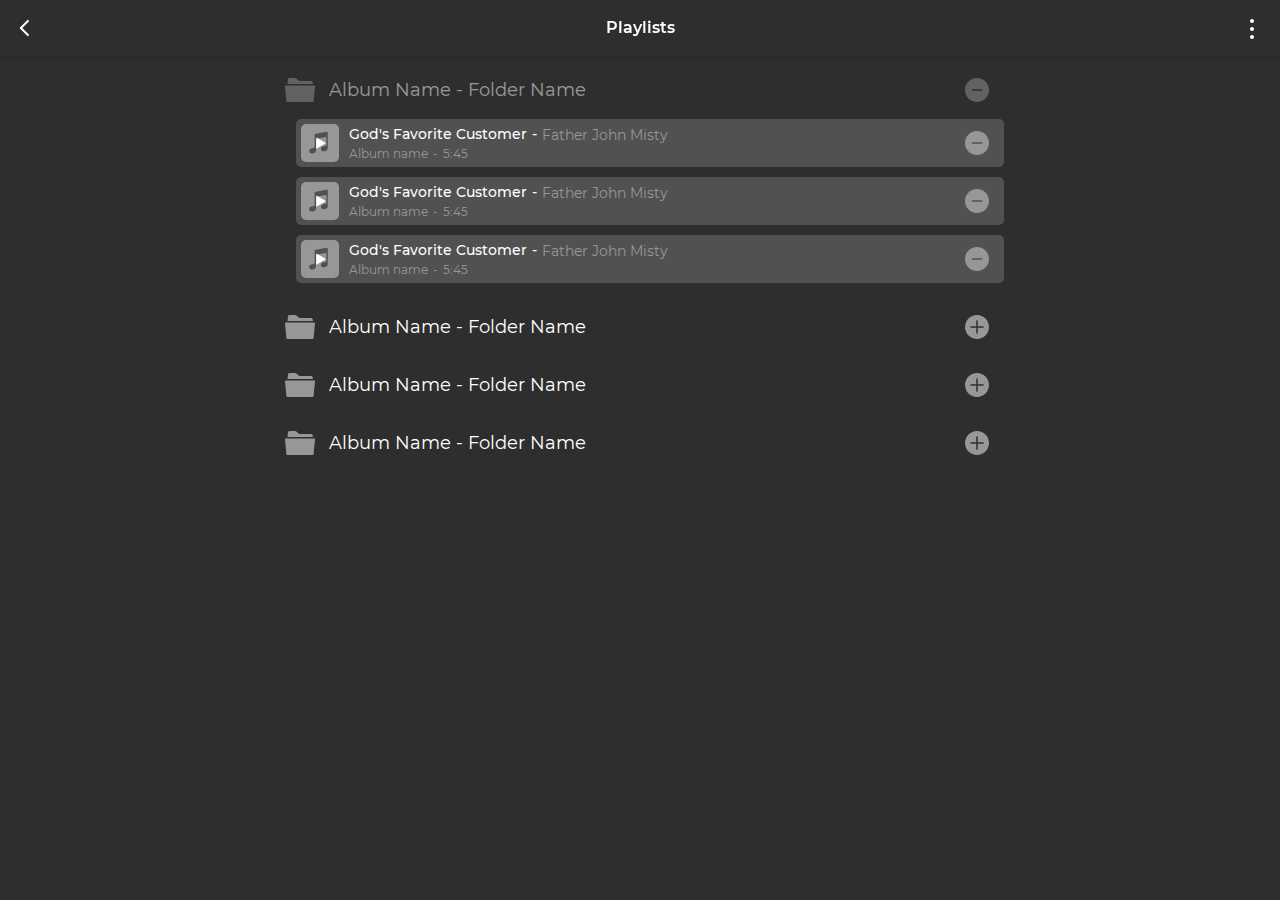
<file: templates/playlists-browser.html>
<!DOCTYPE html>
<html lang="ru">
  <head>
    <meta charset="UTF-8"/>
    <meta name="viewport" content="width=device-width, initial-scale=1, user-scalable=no"/>
    <title>Main</title>
    <meta name="apple-mobile-web-app-capable" content="yes"/>
    <meta name="mobile-web-app-capable" content="yes"/>
    <meta name="theme-color" content="#2E2E2E"/>
    <meta name="msapplication-navbutton-color" content="#2E2E2E"/>
    <meta name="apple-mobile-web-app-status-bar-style" content="#2E2E2E"/>
    <link rel="stylesheet" href="/static/css/libs.min.css"/>
    <link rel="stylesheet" href="/static/css/main.min.css"/>
  </head>
  <body>
    <div class="wrapper">
      <header class="header header__shadow"><a class="header__btn btn__back" href="index.html"><svg width="24" height="24" viewBox="0 0 24 24" fill="none" xmlns="http://www.w3.org/2000/svg"><g stroke="currentColor"><path d="M11.9289 4.92893L4.85786 12L11.9289 19.0711" stroke-width="2" stroke-linecap="round" stroke-linejoin="round"/></g></svg></a>
        <div class="pagetitle">Playlists</div>
        <button class="header__btn btn__menu js-btn__menu"><svg width="24" height="24" viewBox="0 0 24 24" fill="none" xmlns="http://www.w3.org/2000/svg"><path d="M12 6C13.1046 6 14 5.10457 14 4C14 2.89543 13.1046 2 12 2C10.8954 2 10 2.89543 10 4C10 5.10457 10.8954 6 12 6Z" fill="currentColor"/><path d="M12 14C13.1046 14 14 13.1046 14 12C14 10.8954 13.1046 10 12 10C10.8954 10 10 10.8954 10 12C10 13.1046 10.8954 14 12 14Z" fill="currentColor"/><path d="M12 22C13.1046 22 14 21.1046 14 20C14 18.8954 13.1046 18 12 18C10.8954 18 10 18.8954 10 20C10 21.1046 10.8954 22 12 22Z" fill="currentColor"/></svg></button>
      </header>
      <div class="sidebar js-sidebar">
        <button class="sidebar__close js-sidebar__close"><svg width="20" height="20" viewBox="0 0 20 20" fill="none" xmlns="http://www.w3.org/2000/svg">
<g fill="currentColor">
<path d="M10 0C4.48606 0 0 4.48606 0 10C0 15.5139 4.48606 20 10 20C15.5139 20 20 15.5139 20 10C20 4.48606 15.5139 0 10 0ZM13.6207 12.5332C13.6951 12.6039 13.7546 12.6888 13.7957 12.7829C13.8368 12.877 13.8587 12.9783 13.86 13.081C13.8613 13.1837 13.8421 13.2856 13.8034 13.3807C13.7647 13.4758 13.7074 13.5622 13.6348 13.6348C13.5622 13.7074 13.4758 13.7647 13.3807 13.8034C13.2856 13.8421 13.1837 13.8613 13.081 13.86C12.9783 13.8587 12.877 13.8368 12.7829 13.7957C12.6888 13.7546 12.6039 13.6951 12.5332 13.6207L10 11.088L7.46683 13.6207C7.32139 13.7588 7.12774 13.8347 6.92716 13.8322C6.72657 13.8296 6.53492 13.7488 6.39307 13.6069C6.25123 13.4651 6.1704 13.2734 6.16784 13.0728C6.16527 12.8723 6.24116 12.6786 6.37933 12.5332L8.91202 10L6.37933 7.46683C6.24116 7.32139 6.16527 7.12774 6.16784 6.92716C6.1704 6.72657 6.25123 6.53492 6.39307 6.39307C6.53492 6.25123 6.72657 6.1704 6.92716 6.16784C7.12774 6.16527 7.32139 6.24116 7.46683 6.37933L10 8.91202L12.5332 6.37933C12.6786 6.24116 12.8723 6.16527 13.0728 6.16784C13.2734 6.1704 13.4651 6.25123 13.6069 6.39307C13.7488 6.53492 13.8296 6.72657 13.8322 6.92716C13.8347 7.12774 13.7588 7.32139 13.6207 7.46683L11.088 10L13.6207 12.5332Z"/>
</g>
</svg>

        </button>
        <div class="sidebar__menu">
          <a class="sidebar__menu_link" href="files-browser.html">
            <svg width="24" height="24" viewBox="0 0 24 24" fill="none" xmlns="http://www.w3.org/2000/svg">
<g fill="currentColor">
<path d="M12.4302 10.9558V6.52632H15.002V9.89474H16.7166V4.84211H12.4302V4H4.71457V17.4737H3V19.1579H10.9385C10.2346 18.1708 9.8574 16.9946 9.8583 15.7895C9.8583 13.7853 10.8785 12.0253 12.4302 10.9558ZM9.00101 10.7368H10.7156V12.4211H9.00101V10.7368ZM19.0227 15.2589L20 14.4168L19.1427 12.96L17.8996 13.3726C17.6253 13.1453 17.3167 12.9684 16.9738 12.8421L16.7166 11.5789H15.002L14.7448 12.8337C14.4019 12.96 14.0933 13.1368 13.819 13.3642L12.5759 12.9516L11.7186 14.4084L12.6959 15.2505C12.6273 15.6716 12.6273 15.8905 12.6959 16.3116L11.7186 17.1537L12.5759 18.6105L13.819 18.1979C14.0933 18.4253 14.4019 18.6021 14.7448 18.7284L15.002 20H16.7166L16.9738 18.7453C17.3167 18.6189 17.6253 18.4421 17.8996 18.2147L19.1427 18.6274L20 17.1705L19.0227 16.3284C19.0913 15.8989 19.0913 15.68 19.0227 15.2589ZM15.8593 17.4737C14.9163 17.4737 14.1447 16.7158 14.1447 15.7895C14.1447 14.8632 14.9163 14.1053 15.8593 14.1053C16.8023 14.1053 17.5739 14.8632 17.5739 15.7895C17.5739 16.7158 16.8023 17.4737 15.8593 17.4737Z"/>
</g>
</svg>Files</a>
          <a class="sidebar__menu_link" href="playlists-browser.html">
            <svg width="24" height="24" viewBox="0 0 24 24" fill="none" xmlns="http://www.w3.org/2000/svg">
<g fill="currentColor">
<path d="M12.4302 10.9558V6.52632H15.002V9.89474H16.7166V4.84211H12.4302V4H4.71457V17.4737H3V19.1579H10.9385C10.2346 18.1708 9.8574 16.9946 9.8583 15.7895C9.8583 13.7853 10.8785 12.0253 12.4302 10.9558ZM9.00101 10.7368H10.7156V12.4211H9.00101V10.7368ZM19.0227 15.2589L20 14.4168L19.1427 12.96L17.8996 13.3726C17.6253 13.1453 17.3167 12.9684 16.9738 12.8421L16.7166 11.5789H15.002L14.7448 12.8337C14.4019 12.96 14.0933 13.1368 13.819 13.3642L12.5759 12.9516L11.7186 14.4084L12.6959 15.2505C12.6273 15.6716 12.6273 15.8905 12.6959 16.3116L11.7186 17.1537L12.5759 18.6105L13.819 18.1979C14.0933 18.4253 14.4019 18.6021 14.7448 18.7284L15.002 20H16.7166L16.9738 18.7453C17.3167 18.6189 17.6253 18.4421 17.8996 18.2147L19.1427 18.6274L20 17.1705L19.0227 16.3284C19.0913 15.8989 19.0913 15.68 19.0227 15.2589ZM15.8593 17.4737C14.9163 17.4737 14.1447 16.7158 14.1447 15.7895C14.1447 14.8632 14.9163 14.1053 15.8593 14.1053C16.8023 14.1053 17.5739 14.8632 17.5739 15.7895C17.5739 16.7158 16.8023 17.4737 15.8593 17.4737Z"/>
</g>
</svg>Playlists</a>
          <a class="sidebar__menu_link" href="dsp-setting.html">
            <svg width="24" height="24" viewBox="0 0 24 24" fill="none" xmlns="http://www.w3.org/2000/svg">
<g fill="currentColor">
<path d="M12.4302 10.9558V6.52632H15.002V9.89474H16.7166V4.84211H12.4302V4H4.71457V17.4737H3V19.1579H10.9385C10.2346 18.1708 9.8574 16.9946 9.8583 15.7895C9.8583 13.7853 10.8785 12.0253 12.4302 10.9558ZM9.00101 10.7368H10.7156V12.4211H9.00101V10.7368ZM19.0227 15.2589L20 14.4168L19.1427 12.96L17.8996 13.3726C17.6253 13.1453 17.3167 12.9684 16.9738 12.8421L16.7166 11.5789H15.002L14.7448 12.8337C14.4019 12.96 14.0933 13.1368 13.819 13.3642L12.5759 12.9516L11.7186 14.4084L12.6959 15.2505C12.6273 15.6716 12.6273 15.8905 12.6959 16.3116L11.7186 17.1537L12.5759 18.6105L13.819 18.1979C14.0933 18.4253 14.4019 18.6021 14.7448 18.7284L15.002 20H16.7166L16.9738 18.7453C17.3167 18.6189 17.6253 18.4421 17.8996 18.2147L19.1427 18.6274L20 17.1705L19.0227 16.3284C19.0913 15.8989 19.0913 15.68 19.0227 15.2589ZM15.8593 17.4737C14.9163 17.4737 14.1447 16.7158 14.1447 15.7895C14.1447 14.8632 14.9163 14.1053 15.8593 14.1053C16.8023 14.1053 17.5739 14.8632 17.5739 15.7895C17.5739 16.7158 16.8023 17.4737 15.8593 17.4737Z"/>
</g>
</svg>DSP Setup</a><a class="sidebar__menu_link" href="setting.html">
            <svg width="24" height="24" viewBox="0 0 24 24" fill="none" xmlns="http://www.w3.org/2000/svg">
<g fill="currentColor">
<path d="M18.7636 12.4302C18.8043 12.1333 18.8246 11.8266 18.8246 11.5C18.8246 11.1833 18.8043 10.8667 18.7534 10.5698L20.8186 9.00625C20.9076 8.9349 20.9684 8.83574 20.9906 8.72567C21.0129 8.6156 20.9952 8.50143 20.9406 8.40261L18.9874 5.11719C18.9299 5.0178 18.8381 4.94142 18.7282 4.90157C18.6184 4.86172 18.4976 4.86098 18.3872 4.89948L15.9558 5.84948C15.4472 5.47344 14.908 5.15677 14.3078 4.91927L13.9415 2.40573C13.9235 2.29245 13.8643 2.18922 13.7747 2.11477C13.6851 2.04032 13.5711 1.9996 13.4532 2H9.54676C9.30261 2 9.10932 2.16823 9.06863 2.40573L8.70239 4.91927C8.10218 5.15677 7.55283 5.48334 7.05435 5.84948L4.62298 4.89948C4.39917 4.82031 4.14484 4.89948 4.02276 5.11719L2.0797 8.40261C1.95762 8.61042 1.99831 8.86771 2.20178 9.00625L4.26692 10.5698C4.21605 10.8667 4.17536 11.1932 4.17536 11.5C4.17536 11.8068 4.19571 12.1333 4.24657 12.4302L2.18143 13.9938C2.09244 14.0651 2.03163 14.1643 2.00938 14.2743C1.98712 14.3844 2.00478 14.4986 2.05935 14.5974L4.01259 17.8828C4.13467 18.1005 4.389 18.1698 4.6128 18.1005L7.04418 17.1505C7.55283 17.5266 8.09201 17.8432 8.69222 18.0807L9.05845 20.5943C9.10932 20.8318 9.30261 21 9.54676 21H13.4532C13.6974 21 13.9009 20.8318 13.9314 20.5943L14.2976 18.0807C14.8978 17.8432 15.4472 17.5266 15.9456 17.1505L18.377 18.1005C18.6008 18.1797 18.8552 18.1005 18.9772 17.8828L20.9305 14.5974C21.0525 14.3797 21.0017 14.1323 20.8084 13.9938L18.7636 12.4302ZM11.5 15.0625C9.48572 15.0625 7.83768 13.4594 7.83768 11.5C7.83768 9.54063 9.48572 7.9375 11.5 7.9375C13.5143 7.9375 15.1623 9.54063 15.1623 11.5C15.1623 13.4594 13.5143 15.0625 11.5 15.0625Z"/>
</g>
</svg>
            Settings</a><a class="sidebar__menu_link" href="#">
            <svg width="24" height="24" viewBox="0 0 24 24" fill="none" xmlns="http://www.w3.org/2000/svg">
<g fill="currentColor">
<path d="M9.07143 17.1766H13.9286C14.2506 17.1766 14.5595 17.0495 14.7872 16.8234C15.0149 16.5973 15.1429 16.2906 15.1429 15.9707V9.94148H17.0687C17.3088 9.94143 17.5436 9.87068 17.7432 9.73818C17.9428 9.60567 18.0984 9.41736 18.1903 9.19705C18.2822 8.97675 18.3063 8.73433 18.2594 8.50045C18.2126 8.26657 18.097 8.05173 17.9272 7.88309L12.3585 2.35306C12.1308 2.12699 11.822 2 11.5 2C11.178 2 10.8692 2.12699 10.6415 2.35306L5.07279 7.88309C4.90302 8.05173 4.78741 8.26657 4.74058 8.50045C4.69375 8.73433 4.71779 8.97675 4.80968 9.19705C4.90156 9.41736 5.05716 9.60567 5.2568 9.73818C5.45644 9.87068 5.69116 9.94143 5.93129 9.94148H7.85714V15.9707C7.85714 16.2906 7.98508 16.5973 8.2128 16.8234C8.44052 17.0495 8.74938 17.1766 9.07143 17.1766ZM4.21429 19.5883H18.7857C19.1078 19.5883 19.4166 19.7153 19.6443 19.9415C19.8721 20.1676 20 20.4743 20 20.7941C20 21.114 19.8721 21.4207 19.6443 21.6468C19.4166 21.873 19.1078 22 18.7857 22H4.21429C3.89224 22 3.58338 21.873 3.35566 21.6468C3.12793 21.4207 3 21.114 3 20.7941C3 20.4743 3.12793 20.1676 3.35566 19.9415C3.58338 19.7153 3.89224 19.5883 4.21429 19.5883Z"/>
</g>
</svg>Load profile</a><a class="sidebar__menu_link" href="#">
            <svg width="24" height="24" viewBox="0 0 24 24" fill="none" xmlns="http://www.w3.org/2000/svg">
<g fill="currentColor">
<path d="M9.71429 2H14.2857C14.5888 2 14.8795 2.12705 15.0938 2.35319C15.3082 2.57933 15.4286 2.88604 15.4286 3.20585V9.23511H17.2411C17.4671 9.23516 17.6881 9.30591 17.876 9.43842C18.0639 9.57092 18.2103 9.75923 18.2968 9.97954C18.3833 10.1998 18.4059 10.4423 18.3618 10.6761C18.3177 10.91 18.2089 11.1249 18.0491 11.2935L12.808 16.8235C12.5937 17.0496 12.303 17.1766 12 17.1766C11.697 17.1766 11.4063 17.0496 11.192 16.8235L5.95086 11.2935C5.79107 11.1249 5.68227 10.91 5.63819 10.6761C5.59411 10.4423 5.61675 10.1998 5.70323 9.97954C5.78971 9.75923 5.93615 9.57092 6.12405 9.43842C6.31194 9.30591 6.53286 9.23516 6.75886 9.23511H8.57143V3.20585C8.57143 2.88604 8.69184 2.57933 8.90616 2.35319C9.12049 2.12705 9.41118 2 9.71429 2ZM5.14286 19.5883H18.8571C19.1602 19.5883 19.4509 19.7153 19.6653 19.9415C19.8796 20.1676 20 20.4743 20 20.7941C20 21.114 19.8796 21.4207 19.6653 21.6468C19.4509 21.873 19.1602 22 18.8571 22H5.14286C4.83975 22 4.54906 21.873 4.33474 21.6468C4.12041 21.4207 4 21.114 4 20.7941C4 20.4743 4.12041 20.1676 4.33474 19.9415C4.54906 19.7153 4.83975 19.5883 5.14286 19.5883Z"/>
</g>
</svg>
            Save profile</a></div>
      </div>
      <main class="browser">
        <div class="browser__wrap">
          <div class="browser__list js-browser">
            <div class="browser__item js-browser-item active">
              <div class="browser__item_top">
                <div class="browser__image"><svg width="30" height="24" viewBox="0 0 30 24" fill="none" xmlns="http://www.w3.org/2000/svg">
<path d="M27.6181 4.1985C27.4514 3.5385 26.6348 3 25.8016 3H15.572C14.7403 3 13.5753 2.523 12.9868 1.9395L12.0921 1.0575C11.5036 0.474 10.3401 0 9.5084 0H4.6218C3.7886 0 3.03196 0.6705 2.94039 1.491L2.50202 6H27.9198L27.6181 4.1985V4.1985ZM29.1299 7.5H0.87015C0.748891 7.50008 0.628986 7.52547 0.518114 7.57453C0.407243 7.6236 0.307851 7.69526 0.226304 7.78493C0.144758 7.87459 0.0828546 7.98029 0.0445604 8.09525C0.00626616 8.21021 -0.00757488 8.33189 0.00392386 8.4525L1.38959 22.956C1.41719 23.2417 1.55025 23.5068 1.76284 23.6998C1.97543 23.8928 2.25231 23.9998 2.53955 24H27.4604C27.7477 23.9998 28.0246 23.8928 28.2372 23.6998C28.4498 23.5068 28.5828 23.2417 28.6104 22.956L29.9961 8.4525C30.0076 8.33189 29.9937 8.21021 29.9554 8.09525C29.9171 7.98029 29.8552 7.87459 29.7737 7.78493C29.6921 7.69526 29.5928 7.6236 29.4819 7.57453C29.371 7.52547 29.2511 7.50008 29.1299 7.5Z" fill="#999696"/>
</svg>

                </div>
                <div class="browser__info">Album Name - Folder Name</div>
                <div class="browser__icon"><svg width="18" height="18" viewBox="0 0 18 18" fill="none" xmlns="http://www.w3.org/2000/svg"><g fill="currentColor"><path class="browser_minus" d="M9 0C4.02991 0 0 4.02991 0 9C0 13.9701 4.02991 18 9 18C13.9701 18 18 13.9701 18 9C18 4.02991 13.9701 0 9 0ZM12.8571 9.48214C12.8571 9.57054 12.7848 9.64286 12.6964 9.64286H5.30357C5.21518 9.64286 5.14286 9.57054 5.14286 9.48214V8.51786C5.14286 8.42946 5.21518 8.35714 5.30357 8.35714H12.6964C12.7848 8.35714 12.8571 8.42946 12.8571 8.51786V9.48214Z"/><path class="browser_plus" fill-rule="evenodd" clip-rule="evenodd" d="M18 9C18 11.3869 17.0518 13.6761 15.364 15.364C13.6761 17.0518 11.3869 18 9 18C6.61305 18 4.32387 17.0518 2.63604 15.364C0.948212 13.6761 0 11.3869 0 9C0 6.61305 0.948212 4.32387 2.63604 2.63604C4.32387 0.948212 6.61305 0 9 0C11.3869 0 13.6761 0.948212 15.364 2.63604C17.0518 4.32387 18 6.61305 18 9ZM9.5625 4.5C9.5625 4.35082 9.50324 4.20774 9.39775 4.10225C9.29226 3.99676 9.14918 3.9375 9 3.9375C8.85082 3.9375 8.70774 3.99676 8.60225 4.10225C8.49676 4.20774 8.4375 4.35082 8.4375 4.5V8.4375H4.5C4.35082 8.4375 4.20774 8.49676 4.10225 8.60225C3.99676 8.70774 3.9375 8.85082 3.9375 9C3.9375 9.14918 3.99676 9.29226 4.10225 9.39775C4.20774 9.50324 4.35082 9.5625 4.5 9.5625H8.4375V13.5C8.4375 13.6492 8.49676 13.7923 8.60225 13.8977C8.70774 14.0032 8.85082 14.0625 9 14.0625C9.14918 14.0625 9.29226 14.0032 9.39775 13.8977C9.50324 13.7923 9.5625 13.6492 9.5625 13.5V9.5625H13.5C13.6492 9.5625 13.7923 9.50324 13.8977 9.39775C14.0032 9.29226 14.0625 9.14918 14.0625 9C14.0625 8.85082 14.0032 8.70774 13.8977 8.60225C13.7923 8.49676 13.6492 8.4375 13.5 8.4375H9.5625V4.5Z"/></g></svg></div>
              </div>
              <div class="browser__item_content">
                <div class="playlist__list">
                  <div class="playlist__item">
                    <div class="playlist__image" style="background-image: url('/static/img/noimage_thumb.png')"><svg width="15" height="17" viewBox="0 0 15 17" fill="none" xmlns="http://www.w3.org/2000/svg">
<g fill="white">
<path d="M14.0874 8.21503L14.0907 8.20939L1.18366 0.595776L1.18035 0.601419C1.09396 0.545985 0.994548 0.515378 0.892569 0.512817C0.737379 0.512967 0.588597 0.576057 0.478913 0.688227C0.369229 0.800396 0.307617 0.952467 0.307617 1.11102C0.307617 1.13529 0.318113 1.15561 0.320875 1.17875H0.307617V16.4054H0.320875C0.355121 16.7023 0.593189 16.9359 0.892569 16.9359C0.999727 16.9359 1.09418 16.8986 1.18035 16.8473L1.18919 16.8625L14.0962 9.24948L14.0874 9.23424C14.2619 9.13097 14.3845 8.94586 14.3845 8.72464C14.3845 8.50341 14.2619 8.31887 14.0874 8.21503Z"/>
</g>
</svg>
                    </div>
                    <div class="playlist__info">
                      <div class="playlist__info_item"><span class="playlist__song">God's Favorite Customer</span><span class="playlist__artist">Father John Misty</span></div>
                      <div class="playlist__info_item"><span class="playlist__album">Album name</span><span class="playlist__time">5:45</span></div>
                    </div>
                    <div class="playlist__icon"><svg width="18" height="18" viewBox="0 0 18 18" fill="none" xmlns="http://www.w3.org/2000/svg"><g fill="currentColor"><path d="M9 0C4.02991 0 0 4.02991 0 9C0 13.9701 4.02991 18 9 18C13.9701 18 18 13.9701 18 9C18 4.02991 13.9701 0 9 0ZM12.8571 9.48214C12.8571 9.57054 12.7848 9.64286 12.6964 9.64286H5.30357C5.21518 9.64286 5.14286 9.57054 5.14286 9.48214V8.51786C5.14286 8.42946 5.21518 8.35714 5.30357 8.35714H12.6964C12.7848 8.35714 12.8571 8.42946 12.8571 8.51786V9.48214Z"/></g></svg></div>
                  </div>
                  <div class="playlist__item">
                    <div class="playlist__image" style="background-image: url('/static/img/noimage_thumb.png')"><svg width="15" height="17" viewBox="0 0 15 17" fill="none" xmlns="http://www.w3.org/2000/svg">
<g fill="white">
<path d="M14.0874 8.21503L14.0907 8.20939L1.18366 0.595776L1.18035 0.601419C1.09396 0.545985 0.994548 0.515378 0.892569 0.512817C0.737379 0.512967 0.588597 0.576057 0.478913 0.688227C0.369229 0.800396 0.307617 0.952467 0.307617 1.11102C0.307617 1.13529 0.318113 1.15561 0.320875 1.17875H0.307617V16.4054H0.320875C0.355121 16.7023 0.593189 16.9359 0.892569 16.9359C0.999727 16.9359 1.09418 16.8986 1.18035 16.8473L1.18919 16.8625L14.0962 9.24948L14.0874 9.23424C14.2619 9.13097 14.3845 8.94586 14.3845 8.72464C14.3845 8.50341 14.2619 8.31887 14.0874 8.21503Z"/>
</g>
</svg>
                    </div>
                    <div class="playlist__info">
                      <div class="playlist__info_item"><span class="playlist__song">God's Favorite Customer</span><span class="playlist__artist">Father John Misty</span></div>
                      <div class="playlist__info_item"><span class="playlist__album">Album name</span><span class="playlist__time">5:45</span></div>
                    </div>
                    <div class="playlist__icon"><svg width="18" height="18" viewBox="0 0 18 18" fill="none" xmlns="http://www.w3.org/2000/svg"><g fill="currentColor"><path d="M9 0C4.02991 0 0 4.02991 0 9C0 13.9701 4.02991 18 9 18C13.9701 18 18 13.9701 18 9C18 4.02991 13.9701 0 9 0ZM12.8571 9.48214C12.8571 9.57054 12.7848 9.64286 12.6964 9.64286H5.30357C5.21518 9.64286 5.14286 9.57054 5.14286 9.48214V8.51786C5.14286 8.42946 5.21518 8.35714 5.30357 8.35714H12.6964C12.7848 8.35714 12.8571 8.42946 12.8571 8.51786V9.48214Z"/></g></svg></div>
                  </div>
                  <div class="playlist__item">
                    <div class="playlist__image" style="background-image: url('/static/img/noimage_thumb.png')"><svg width="15" height="17" viewBox="0 0 15 17" fill="none" xmlns="http://www.w3.org/2000/svg">
<g fill="white">
<path d="M14.0874 8.21503L14.0907 8.20939L1.18366 0.595776L1.18035 0.601419C1.09396 0.545985 0.994548 0.515378 0.892569 0.512817C0.737379 0.512967 0.588597 0.576057 0.478913 0.688227C0.369229 0.800396 0.307617 0.952467 0.307617 1.11102C0.307617 1.13529 0.318113 1.15561 0.320875 1.17875H0.307617V16.4054H0.320875C0.355121 16.7023 0.593189 16.9359 0.892569 16.9359C0.999727 16.9359 1.09418 16.8986 1.18035 16.8473L1.18919 16.8625L14.0962 9.24948L14.0874 9.23424C14.2619 9.13097 14.3845 8.94586 14.3845 8.72464C14.3845 8.50341 14.2619 8.31887 14.0874 8.21503Z"/>
</g>
</svg>
                    </div>
                    <div class="playlist__info">
                      <div class="playlist__info_item"><span class="playlist__song">God's Favorite Customer</span><span class="playlist__artist">Father John Misty</span></div>
                      <div class="playlist__info_item"><span class="playlist__album">Album name</span><span class="playlist__time">5:45</span></div>
                    </div>
                    <div class="playlist__icon"><svg width="18" height="18" viewBox="0 0 18 18" fill="none" xmlns="http://www.w3.org/2000/svg"><g fill="currentColor"><path d="M9 0C4.02991 0 0 4.02991 0 9C0 13.9701 4.02991 18 9 18C13.9701 18 18 13.9701 18 9C18 4.02991 13.9701 0 9 0ZM12.8571 9.48214C12.8571 9.57054 12.7848 9.64286 12.6964 9.64286H5.30357C5.21518 9.64286 5.14286 9.57054 5.14286 9.48214V8.51786C5.14286 8.42946 5.21518 8.35714 5.30357 8.35714H12.6964C12.7848 8.35714 12.8571 8.42946 12.8571 8.51786V9.48214Z"/></g></svg></div>
                  </div>
                </div>
              </div>
            </div>
            <div class="browser__item js-browser-item">
              <div class="browser__item_top">
                <div class="browser__image"><svg width="30" height="24" viewBox="0 0 30 24" fill="none" xmlns="http://www.w3.org/2000/svg">
<path d="M27.6181 4.1985C27.4514 3.5385 26.6348 3 25.8016 3H15.572C14.7403 3 13.5753 2.523 12.9868 1.9395L12.0921 1.0575C11.5036 0.474 10.3401 0 9.5084 0H4.6218C3.7886 0 3.03196 0.6705 2.94039 1.491L2.50202 6H27.9198L27.6181 4.1985V4.1985ZM29.1299 7.5H0.87015C0.748891 7.50008 0.628986 7.52547 0.518114 7.57453C0.407243 7.6236 0.307851 7.69526 0.226304 7.78493C0.144758 7.87459 0.0828546 7.98029 0.0445604 8.09525C0.00626616 8.21021 -0.00757488 8.33189 0.00392386 8.4525L1.38959 22.956C1.41719 23.2417 1.55025 23.5068 1.76284 23.6998C1.97543 23.8928 2.25231 23.9998 2.53955 24H27.4604C27.7477 23.9998 28.0246 23.8928 28.2372 23.6998C28.4498 23.5068 28.5828 23.2417 28.6104 22.956L29.9961 8.4525C30.0076 8.33189 29.9937 8.21021 29.9554 8.09525C29.9171 7.98029 29.8552 7.87459 29.7737 7.78493C29.6921 7.69526 29.5928 7.6236 29.4819 7.57453C29.371 7.52547 29.2511 7.50008 29.1299 7.5Z" fill="#999696"/>
</svg>

                </div>
                <div class="browser__info">Album Name - Folder Name</div>
                <div class="browser__icon"><svg width="18" height="18" viewBox="0 0 18 18" fill="none" xmlns="http://www.w3.org/2000/svg"><g fill="currentColor"><path class="browser_minus" d="M9 0C4.02991 0 0 4.02991 0 9C0 13.9701 4.02991 18 9 18C13.9701 18 18 13.9701 18 9C18 4.02991 13.9701 0 9 0ZM12.8571 9.48214C12.8571 9.57054 12.7848 9.64286 12.6964 9.64286H5.30357C5.21518 9.64286 5.14286 9.57054 5.14286 9.48214V8.51786C5.14286 8.42946 5.21518 8.35714 5.30357 8.35714H12.6964C12.7848 8.35714 12.8571 8.42946 12.8571 8.51786V9.48214Z"/><path class="browser_plus" fill-rule="evenodd" clip-rule="evenodd" d="M18 9C18 11.3869 17.0518 13.6761 15.364 15.364C13.6761 17.0518 11.3869 18 9 18C6.61305 18 4.32387 17.0518 2.63604 15.364C0.948212 13.6761 0 11.3869 0 9C0 6.61305 0.948212 4.32387 2.63604 2.63604C4.32387 0.948212 6.61305 0 9 0C11.3869 0 13.6761 0.948212 15.364 2.63604C17.0518 4.32387 18 6.61305 18 9ZM9.5625 4.5C9.5625 4.35082 9.50324 4.20774 9.39775 4.10225C9.29226 3.99676 9.14918 3.9375 9 3.9375C8.85082 3.9375 8.70774 3.99676 8.60225 4.10225C8.49676 4.20774 8.4375 4.35082 8.4375 4.5V8.4375H4.5C4.35082 8.4375 4.20774 8.49676 4.10225 8.60225C3.99676 8.70774 3.9375 8.85082 3.9375 9C3.9375 9.14918 3.99676 9.29226 4.10225 9.39775C4.20774 9.50324 4.35082 9.5625 4.5 9.5625H8.4375V13.5C8.4375 13.6492 8.49676 13.7923 8.60225 13.8977C8.70774 14.0032 8.85082 14.0625 9 14.0625C9.14918 14.0625 9.29226 14.0032 9.39775 13.8977C9.50324 13.7923 9.5625 13.6492 9.5625 13.5V9.5625H13.5C13.6492 9.5625 13.7923 9.50324 13.8977 9.39775C14.0032 9.29226 14.0625 9.14918 14.0625 9C14.0625 8.85082 14.0032 8.70774 13.8977 8.60225C13.7923 8.49676 13.6492 8.4375 13.5 8.4375H9.5625V4.5Z"/></g></svg></div>
              </div>
              <div class="browser__item_content">
                <div class="playlist__list">
                  <div class="playlist__item">
                    <div class="playlist__image" style="background-image: url('/static/img/noimage_thumb.png')"><svg width="15" height="17" viewBox="0 0 15 17" fill="none" xmlns="http://www.w3.org/2000/svg">
<g fill="white">
<path d="M14.0874 8.21503L14.0907 8.20939L1.18366 0.595776L1.18035 0.601419C1.09396 0.545985 0.994548 0.515378 0.892569 0.512817C0.737379 0.512967 0.588597 0.576057 0.478913 0.688227C0.369229 0.800396 0.307617 0.952467 0.307617 1.11102C0.307617 1.13529 0.318113 1.15561 0.320875 1.17875H0.307617V16.4054H0.320875C0.355121 16.7023 0.593189 16.9359 0.892569 16.9359C0.999727 16.9359 1.09418 16.8986 1.18035 16.8473L1.18919 16.8625L14.0962 9.24948L14.0874 9.23424C14.2619 9.13097 14.3845 8.94586 14.3845 8.72464C14.3845 8.50341 14.2619 8.31887 14.0874 8.21503Z"/>
</g>
</svg>
                    </div>
                    <div class="playlist__info">
                      <div class="playlist__info_item"><span class="playlist__song">God's Favorite Customer</span><span class="playlist__artist">Father John Misty</span></div>
                      <div class="playlist__info_item"><span class="playlist__album">Album name</span><span class="playlist__time">5:45</span></div>
                    </div>
                    <div class="playlist__icon"><svg width="18" height="18" viewBox="0 0 18 18" fill="none" xmlns="http://www.w3.org/2000/svg"><g fill="currentColor"><path d="M9 0C4.02991 0 0 4.02991 0 9C0 13.9701 4.02991 18 9 18C13.9701 18 18 13.9701 18 9C18 4.02991 13.9701 0 9 0ZM12.8571 9.48214C12.8571 9.57054 12.7848 9.64286 12.6964 9.64286H5.30357C5.21518 9.64286 5.14286 9.57054 5.14286 9.48214V8.51786C5.14286 8.42946 5.21518 8.35714 5.30357 8.35714H12.6964C12.7848 8.35714 12.8571 8.42946 12.8571 8.51786V9.48214Z"/></g></svg></div>
                  </div>
                  <div class="playlist__item">
                    <div class="playlist__image" style="background-image: url('/static/img/noimage_thumb.png')"><svg width="15" height="17" viewBox="0 0 15 17" fill="none" xmlns="http://www.w3.org/2000/svg">
<g fill="white">
<path d="M14.0874 8.21503L14.0907 8.20939L1.18366 0.595776L1.18035 0.601419C1.09396 0.545985 0.994548 0.515378 0.892569 0.512817C0.737379 0.512967 0.588597 0.576057 0.478913 0.688227C0.369229 0.800396 0.307617 0.952467 0.307617 1.11102C0.307617 1.13529 0.318113 1.15561 0.320875 1.17875H0.307617V16.4054H0.320875C0.355121 16.7023 0.593189 16.9359 0.892569 16.9359C0.999727 16.9359 1.09418 16.8986 1.18035 16.8473L1.18919 16.8625L14.0962 9.24948L14.0874 9.23424C14.2619 9.13097 14.3845 8.94586 14.3845 8.72464C14.3845 8.50341 14.2619 8.31887 14.0874 8.21503Z"/>
</g>
</svg>
                    </div>
                    <div class="playlist__info">
                      <div class="playlist__info_item"><span class="playlist__song">God's Favorite Customer</span><span class="playlist__artist">Father John Misty</span></div>
                      <div class="playlist__info_item"><span class="playlist__album">Album name</span><span class="playlist__time">5:45</span></div>
                    </div>
                    <div class="playlist__icon"><svg width="18" height="18" viewBox="0 0 18 18" fill="none" xmlns="http://www.w3.org/2000/svg"><g fill="currentColor"><path d="M9 0C4.02991 0 0 4.02991 0 9C0 13.9701 4.02991 18 9 18C13.9701 18 18 13.9701 18 9C18 4.02991 13.9701 0 9 0ZM12.8571 9.48214C12.8571 9.57054 12.7848 9.64286 12.6964 9.64286H5.30357C5.21518 9.64286 5.14286 9.57054 5.14286 9.48214V8.51786C5.14286 8.42946 5.21518 8.35714 5.30357 8.35714H12.6964C12.7848 8.35714 12.8571 8.42946 12.8571 8.51786V9.48214Z"/></g></svg></div>
                  </div>
                  <div class="playlist__item">
                    <div class="playlist__image" style="background-image: url('/static/img/noimage_thumb.png')"><svg width="15" height="17" viewBox="0 0 15 17" fill="none" xmlns="http://www.w3.org/2000/svg">
<g fill="white">
<path d="M14.0874 8.21503L14.0907 8.20939L1.18366 0.595776L1.18035 0.601419C1.09396 0.545985 0.994548 0.515378 0.892569 0.512817C0.737379 0.512967 0.588597 0.576057 0.478913 0.688227C0.369229 0.800396 0.307617 0.952467 0.307617 1.11102C0.307617 1.13529 0.318113 1.15561 0.320875 1.17875H0.307617V16.4054H0.320875C0.355121 16.7023 0.593189 16.9359 0.892569 16.9359C0.999727 16.9359 1.09418 16.8986 1.18035 16.8473L1.18919 16.8625L14.0962 9.24948L14.0874 9.23424C14.2619 9.13097 14.3845 8.94586 14.3845 8.72464C14.3845 8.50341 14.2619 8.31887 14.0874 8.21503Z"/>
</g>
</svg>
                    </div>
                    <div class="playlist__info">
                      <div class="playlist__info_item"><span class="playlist__song">God's Favorite Customer</span><span class="playlist__artist">Father John Misty</span></div>
                      <div class="playlist__info_item"><span class="playlist__album">Album name</span><span class="playlist__time">5:45</span></div>
                    </div>
                    <div class="playlist__icon"><svg width="18" height="18" viewBox="0 0 18 18" fill="none" xmlns="http://www.w3.org/2000/svg"><g fill="currentColor"><path d="M9 0C4.02991 0 0 4.02991 0 9C0 13.9701 4.02991 18 9 18C13.9701 18 18 13.9701 18 9C18 4.02991 13.9701 0 9 0ZM12.8571 9.48214C12.8571 9.57054 12.7848 9.64286 12.6964 9.64286H5.30357C5.21518 9.64286 5.14286 9.57054 5.14286 9.48214V8.51786C5.14286 8.42946 5.21518 8.35714 5.30357 8.35714H12.6964C12.7848 8.35714 12.8571 8.42946 12.8571 8.51786V9.48214Z"/></g></svg></div>
                  </div>
                </div>
              </div>
            </div>
            <div class="browser__item js-browser-item">
              <div class="browser__item_top">
                <div class="browser__image"><svg width="30" height="24" viewBox="0 0 30 24" fill="none" xmlns="http://www.w3.org/2000/svg">
<path d="M27.6181 4.1985C27.4514 3.5385 26.6348 3 25.8016 3H15.572C14.7403 3 13.5753 2.523 12.9868 1.9395L12.0921 1.0575C11.5036 0.474 10.3401 0 9.5084 0H4.6218C3.7886 0 3.03196 0.6705 2.94039 1.491L2.50202 6H27.9198L27.6181 4.1985V4.1985ZM29.1299 7.5H0.87015C0.748891 7.50008 0.628986 7.52547 0.518114 7.57453C0.407243 7.6236 0.307851 7.69526 0.226304 7.78493C0.144758 7.87459 0.0828546 7.98029 0.0445604 8.09525C0.00626616 8.21021 -0.00757488 8.33189 0.00392386 8.4525L1.38959 22.956C1.41719 23.2417 1.55025 23.5068 1.76284 23.6998C1.97543 23.8928 2.25231 23.9998 2.53955 24H27.4604C27.7477 23.9998 28.0246 23.8928 28.2372 23.6998C28.4498 23.5068 28.5828 23.2417 28.6104 22.956L29.9961 8.4525C30.0076 8.33189 29.9937 8.21021 29.9554 8.09525C29.9171 7.98029 29.8552 7.87459 29.7737 7.78493C29.6921 7.69526 29.5928 7.6236 29.4819 7.57453C29.371 7.52547 29.2511 7.50008 29.1299 7.5Z" fill="#999696"/>
</svg>

                </div>
                <div class="browser__info">Album Name - Folder Name</div>
                <div class="browser__icon"><svg width="18" height="18" viewBox="0 0 18 18" fill="none" xmlns="http://www.w3.org/2000/svg"><g fill="currentColor"><path class="browser_minus" d="M9 0C4.02991 0 0 4.02991 0 9C0 13.9701 4.02991 18 9 18C13.9701 18 18 13.9701 18 9C18 4.02991 13.9701 0 9 0ZM12.8571 9.48214C12.8571 9.57054 12.7848 9.64286 12.6964 9.64286H5.30357C5.21518 9.64286 5.14286 9.57054 5.14286 9.48214V8.51786C5.14286 8.42946 5.21518 8.35714 5.30357 8.35714H12.6964C12.7848 8.35714 12.8571 8.42946 12.8571 8.51786V9.48214Z"/><path class="browser_plus" fill-rule="evenodd" clip-rule="evenodd" d="M18 9C18 11.3869 17.0518 13.6761 15.364 15.364C13.6761 17.0518 11.3869 18 9 18C6.61305 18 4.32387 17.0518 2.63604 15.364C0.948212 13.6761 0 11.3869 0 9C0 6.61305 0.948212 4.32387 2.63604 2.63604C4.32387 0.948212 6.61305 0 9 0C11.3869 0 13.6761 0.948212 15.364 2.63604C17.0518 4.32387 18 6.61305 18 9ZM9.5625 4.5C9.5625 4.35082 9.50324 4.20774 9.39775 4.10225C9.29226 3.99676 9.14918 3.9375 9 3.9375C8.85082 3.9375 8.70774 3.99676 8.60225 4.10225C8.49676 4.20774 8.4375 4.35082 8.4375 4.5V8.4375H4.5C4.35082 8.4375 4.20774 8.49676 4.10225 8.60225C3.99676 8.70774 3.9375 8.85082 3.9375 9C3.9375 9.14918 3.99676 9.29226 4.10225 9.39775C4.20774 9.50324 4.35082 9.5625 4.5 9.5625H8.4375V13.5C8.4375 13.6492 8.49676 13.7923 8.60225 13.8977C8.70774 14.0032 8.85082 14.0625 9 14.0625C9.14918 14.0625 9.29226 14.0032 9.39775 13.8977C9.50324 13.7923 9.5625 13.6492 9.5625 13.5V9.5625H13.5C13.6492 9.5625 13.7923 9.50324 13.8977 9.39775C14.0032 9.29226 14.0625 9.14918 14.0625 9C14.0625 8.85082 14.0032 8.70774 13.8977 8.60225C13.7923 8.49676 13.6492 8.4375 13.5 8.4375H9.5625V4.5Z"/></g></svg></div>
              </div>
              <div class="browser__item_content">
                <div class="playlist__list">
                  <div class="playlist__item">
                    <div class="playlist__image" style="background-image: url('/static/img/noimage_thumb.png')"><svg width="15" height="17" viewBox="0 0 15 17" fill="none" xmlns="http://www.w3.org/2000/svg">
<g fill="white">
<path d="M14.0874 8.21503L14.0907 8.20939L1.18366 0.595776L1.18035 0.601419C1.09396 0.545985 0.994548 0.515378 0.892569 0.512817C0.737379 0.512967 0.588597 0.576057 0.478913 0.688227C0.369229 0.800396 0.307617 0.952467 0.307617 1.11102C0.307617 1.13529 0.318113 1.15561 0.320875 1.17875H0.307617V16.4054H0.320875C0.355121 16.7023 0.593189 16.9359 0.892569 16.9359C0.999727 16.9359 1.09418 16.8986 1.18035 16.8473L1.18919 16.8625L14.0962 9.24948L14.0874 9.23424C14.2619 9.13097 14.3845 8.94586 14.3845 8.72464C14.3845 8.50341 14.2619 8.31887 14.0874 8.21503Z"/>
</g>
</svg>
                    </div>
                    <div class="playlist__info">
                      <div class="playlist__info_item"><span class="playlist__song">God's Favorite Customer</span><span class="playlist__artist">Father John Misty</span></div>
                      <div class="playlist__info_item"><span class="playlist__album">Album name</span><span class="playlist__time">5:45</span></div>
                    </div>
                    <div class="playlist__icon"><svg width="18" height="18" viewBox="0 0 18 18" fill="none" xmlns="http://www.w3.org/2000/svg"><g fill="currentColor"><path d="M9 0C4.02991 0 0 4.02991 0 9C0 13.9701 4.02991 18 9 18C13.9701 18 18 13.9701 18 9C18 4.02991 13.9701 0 9 0ZM12.8571 9.48214C12.8571 9.57054 12.7848 9.64286 12.6964 9.64286H5.30357C5.21518 9.64286 5.14286 9.57054 5.14286 9.48214V8.51786C5.14286 8.42946 5.21518 8.35714 5.30357 8.35714H12.6964C12.7848 8.35714 12.8571 8.42946 12.8571 8.51786V9.48214Z"/></g></svg></div>
                  </div>
                  <div class="playlist__item">
                    <div class="playlist__image" style="background-image: url('/static/img/noimage_thumb.png')"><svg width="15" height="17" viewBox="0 0 15 17" fill="none" xmlns="http://www.w3.org/2000/svg">
<g fill="white">
<path d="M14.0874 8.21503L14.0907 8.20939L1.18366 0.595776L1.18035 0.601419C1.09396 0.545985 0.994548 0.515378 0.892569 0.512817C0.737379 0.512967 0.588597 0.576057 0.478913 0.688227C0.369229 0.800396 0.307617 0.952467 0.307617 1.11102C0.307617 1.13529 0.318113 1.15561 0.320875 1.17875H0.307617V16.4054H0.320875C0.355121 16.7023 0.593189 16.9359 0.892569 16.9359C0.999727 16.9359 1.09418 16.8986 1.18035 16.8473L1.18919 16.8625L14.0962 9.24948L14.0874 9.23424C14.2619 9.13097 14.3845 8.94586 14.3845 8.72464C14.3845 8.50341 14.2619 8.31887 14.0874 8.21503Z"/>
</g>
</svg>
                    </div>
                    <div class="playlist__info">
                      <div class="playlist__info_item"><span class="playlist__song">God's Favorite Customer</span><span class="playlist__artist">Father John Misty</span></div>
                      <div class="playlist__info_item"><span class="playlist__album">Album name</span><span class="playlist__time">5:45</span></div>
                    </div>
                    <div class="playlist__icon"><svg width="18" height="18" viewBox="0 0 18 18" fill="none" xmlns="http://www.w3.org/2000/svg"><g fill="currentColor"><path d="M9 0C4.02991 0 0 4.02991 0 9C0 13.9701 4.02991 18 9 18C13.9701 18 18 13.9701 18 9C18 4.02991 13.9701 0 9 0ZM12.8571 9.48214C12.8571 9.57054 12.7848 9.64286 12.6964 9.64286H5.30357C5.21518 9.64286 5.14286 9.57054 5.14286 9.48214V8.51786C5.14286 8.42946 5.21518 8.35714 5.30357 8.35714H12.6964C12.7848 8.35714 12.8571 8.42946 12.8571 8.51786V9.48214Z"/></g></svg></div>
                  </div>
                  <div class="playlist__item">
                    <div class="playlist__image" style="background-image: url('/static/img/noimage_thumb.png')"><svg width="15" height="17" viewBox="0 0 15 17" fill="none" xmlns="http://www.w3.org/2000/svg">
<g fill="white">
<path d="M14.0874 8.21503L14.0907 8.20939L1.18366 0.595776L1.18035 0.601419C1.09396 0.545985 0.994548 0.515378 0.892569 0.512817C0.737379 0.512967 0.588597 0.576057 0.478913 0.688227C0.369229 0.800396 0.307617 0.952467 0.307617 1.11102C0.307617 1.13529 0.318113 1.15561 0.320875 1.17875H0.307617V16.4054H0.320875C0.355121 16.7023 0.593189 16.9359 0.892569 16.9359C0.999727 16.9359 1.09418 16.8986 1.18035 16.8473L1.18919 16.8625L14.0962 9.24948L14.0874 9.23424C14.2619 9.13097 14.3845 8.94586 14.3845 8.72464C14.3845 8.50341 14.2619 8.31887 14.0874 8.21503Z"/>
</g>
</svg>
                    </div>
                    <div class="playlist__info">
                      <div class="playlist__info_item"><span class="playlist__song">God's Favorite Customer</span><span class="playlist__artist">Father John Misty</span></div>
                      <div class="playlist__info_item"><span class="playlist__album">Album name</span><span class="playlist__time">5:45</span></div>
                    </div>
                    <div class="playlist__icon"><svg width="18" height="18" viewBox="0 0 18 18" fill="none" xmlns="http://www.w3.org/2000/svg"><g fill="currentColor"><path d="M9 0C4.02991 0 0 4.02991 0 9C0 13.9701 4.02991 18 9 18C13.9701 18 18 13.9701 18 9C18 4.02991 13.9701 0 9 0ZM12.8571 9.48214C12.8571 9.57054 12.7848 9.64286 12.6964 9.64286H5.30357C5.21518 9.64286 5.14286 9.57054 5.14286 9.48214V8.51786C5.14286 8.42946 5.21518 8.35714 5.30357 8.35714H12.6964C12.7848 8.35714 12.8571 8.42946 12.8571 8.51786V9.48214Z"/></g></svg></div>
                  </div>
                </div>
              </div>
            </div>
            <div class="browser__item js-browser-item">
              <div class="browser__item_top">
                <div class="browser__image"><svg width="30" height="24" viewBox="0 0 30 24" fill="none" xmlns="http://www.w3.org/2000/svg">
<path d="M27.6181 4.1985C27.4514 3.5385 26.6348 3 25.8016 3H15.572C14.7403 3 13.5753 2.523 12.9868 1.9395L12.0921 1.0575C11.5036 0.474 10.3401 0 9.5084 0H4.6218C3.7886 0 3.03196 0.6705 2.94039 1.491L2.50202 6H27.9198L27.6181 4.1985V4.1985ZM29.1299 7.5H0.87015C0.748891 7.50008 0.628986 7.52547 0.518114 7.57453C0.407243 7.6236 0.307851 7.69526 0.226304 7.78493C0.144758 7.87459 0.0828546 7.98029 0.0445604 8.09525C0.00626616 8.21021 -0.00757488 8.33189 0.00392386 8.4525L1.38959 22.956C1.41719 23.2417 1.55025 23.5068 1.76284 23.6998C1.97543 23.8928 2.25231 23.9998 2.53955 24H27.4604C27.7477 23.9998 28.0246 23.8928 28.2372 23.6998C28.4498 23.5068 28.5828 23.2417 28.6104 22.956L29.9961 8.4525C30.0076 8.33189 29.9937 8.21021 29.9554 8.09525C29.9171 7.98029 29.8552 7.87459 29.7737 7.78493C29.6921 7.69526 29.5928 7.6236 29.4819 7.57453C29.371 7.52547 29.2511 7.50008 29.1299 7.5Z" fill="#999696"/>
</svg>

                </div>
                <div class="browser__info">Album Name - Folder Name</div>
                <div class="browser__icon"><svg width="18" height="18" viewBox="0 0 18 18" fill="none" xmlns="http://www.w3.org/2000/svg"><g fill="currentColor"><path class="browser_minus" d="M9 0C4.02991 0 0 4.02991 0 9C0 13.9701 4.02991 18 9 18C13.9701 18 18 13.9701 18 9C18 4.02991 13.9701 0 9 0ZM12.8571 9.48214C12.8571 9.57054 12.7848 9.64286 12.6964 9.64286H5.30357C5.21518 9.64286 5.14286 9.57054 5.14286 9.48214V8.51786C5.14286 8.42946 5.21518 8.35714 5.30357 8.35714H12.6964C12.7848 8.35714 12.8571 8.42946 12.8571 8.51786V9.48214Z"/><path class="browser_plus" fill-rule="evenodd" clip-rule="evenodd" d="M18 9C18 11.3869 17.0518 13.6761 15.364 15.364C13.6761 17.0518 11.3869 18 9 18C6.61305 18 4.32387 17.0518 2.63604 15.364C0.948212 13.6761 0 11.3869 0 9C0 6.61305 0.948212 4.32387 2.63604 2.63604C4.32387 0.948212 6.61305 0 9 0C11.3869 0 13.6761 0.948212 15.364 2.63604C17.0518 4.32387 18 6.61305 18 9ZM9.5625 4.5C9.5625 4.35082 9.50324 4.20774 9.39775 4.10225C9.29226 3.99676 9.14918 3.9375 9 3.9375C8.85082 3.9375 8.70774 3.99676 8.60225 4.10225C8.49676 4.20774 8.4375 4.35082 8.4375 4.5V8.4375H4.5C4.35082 8.4375 4.20774 8.49676 4.10225 8.60225C3.99676 8.70774 3.9375 8.85082 3.9375 9C3.9375 9.14918 3.99676 9.29226 4.10225 9.39775C4.20774 9.50324 4.35082 9.5625 4.5 9.5625H8.4375V13.5C8.4375 13.6492 8.49676 13.7923 8.60225 13.8977C8.70774 14.0032 8.85082 14.0625 9 14.0625C9.14918 14.0625 9.29226 14.0032 9.39775 13.8977C9.50324 13.7923 9.5625 13.6492 9.5625 13.5V9.5625H13.5C13.6492 9.5625 13.7923 9.50324 13.8977 9.39775C14.0032 9.29226 14.0625 9.14918 14.0625 9C14.0625 8.85082 14.0032 8.70774 13.8977 8.60225C13.7923 8.49676 13.6492 8.4375 13.5 8.4375H9.5625V4.5Z"/></g></svg></div>
              </div>
              <div class="browser__item_content">
                <div class="playlist__list">
                  <div class="playlist__item">
                    <div class="playlist__image" style="background-image: url('/static/img/noimage_thumb.png')"><svg width="15" height="17" viewBox="0 0 15 17" fill="none" xmlns="http://www.w3.org/2000/svg">
<g fill="white">
<path d="M14.0874 8.21503L14.0907 8.20939L1.18366 0.595776L1.18035 0.601419C1.09396 0.545985 0.994548 0.515378 0.892569 0.512817C0.737379 0.512967 0.588597 0.576057 0.478913 0.688227C0.369229 0.800396 0.307617 0.952467 0.307617 1.11102C0.307617 1.13529 0.318113 1.15561 0.320875 1.17875H0.307617V16.4054H0.320875C0.355121 16.7023 0.593189 16.9359 0.892569 16.9359C0.999727 16.9359 1.09418 16.8986 1.18035 16.8473L1.18919 16.8625L14.0962 9.24948L14.0874 9.23424C14.2619 9.13097 14.3845 8.94586 14.3845 8.72464C14.3845 8.50341 14.2619 8.31887 14.0874 8.21503Z"/>
</g>
</svg>
                    </div>
                    <div class="playlist__info">
                      <div class="playlist__info_item"><span class="playlist__song">God's Favorite Customer</span><span class="playlist__artist">Father John Misty</span></div>
                      <div class="playlist__info_item"><span class="playlist__album">Album name</span><span class="playlist__time">5:45</span></div>
                    </div>
                    <div class="playlist__icon"><svg width="18" height="18" viewBox="0 0 18 18" fill="none" xmlns="http://www.w3.org/2000/svg"><g fill="currentColor"><path d="M9 0C4.02991 0 0 4.02991 0 9C0 13.9701 4.02991 18 9 18C13.9701 18 18 13.9701 18 9C18 4.02991 13.9701 0 9 0ZM12.8571 9.48214C12.8571 9.57054 12.7848 9.64286 12.6964 9.64286H5.30357C5.21518 9.64286 5.14286 9.57054 5.14286 9.48214V8.51786C5.14286 8.42946 5.21518 8.35714 5.30357 8.35714H12.6964C12.7848 8.35714 12.8571 8.42946 12.8571 8.51786V9.48214Z"/></g></svg></div>
                  </div>
                  <div class="playlist__item">
                    <div class="playlist__image" style="background-image: url('/static/img/noimage_thumb.png')"><svg width="15" height="17" viewBox="0 0 15 17" fill="none" xmlns="http://www.w3.org/2000/svg">
<g fill="white">
<path d="M14.0874 8.21503L14.0907 8.20939L1.18366 0.595776L1.18035 0.601419C1.09396 0.545985 0.994548 0.515378 0.892569 0.512817C0.737379 0.512967 0.588597 0.576057 0.478913 0.688227C0.369229 0.800396 0.307617 0.952467 0.307617 1.11102C0.307617 1.13529 0.318113 1.15561 0.320875 1.17875H0.307617V16.4054H0.320875C0.355121 16.7023 0.593189 16.9359 0.892569 16.9359C0.999727 16.9359 1.09418 16.8986 1.18035 16.8473L1.18919 16.8625L14.0962 9.24948L14.0874 9.23424C14.2619 9.13097 14.3845 8.94586 14.3845 8.72464C14.3845 8.50341 14.2619 8.31887 14.0874 8.21503Z"/>
</g>
</svg>
                    </div>
                    <div class="playlist__info">
                      <div class="playlist__info_item"><span class="playlist__song">God's Favorite Customer</span><span class="playlist__artist">Father John Misty</span></div>
                      <div class="playlist__info_item"><span class="playlist__album">Album name</span><span class="playlist__time">5:45</span></div>
                    </div>
                    <div class="playlist__icon"><svg width="18" height="18" viewBox="0 0 18 18" fill="none" xmlns="http://www.w3.org/2000/svg"><g fill="currentColor"><path d="M9 0C4.02991 0 0 4.02991 0 9C0 13.9701 4.02991 18 9 18C13.9701 18 18 13.9701 18 9C18 4.02991 13.9701 0 9 0ZM12.8571 9.48214C12.8571 9.57054 12.7848 9.64286 12.6964 9.64286H5.30357C5.21518 9.64286 5.14286 9.57054 5.14286 9.48214V8.51786C5.14286 8.42946 5.21518 8.35714 5.30357 8.35714H12.6964C12.7848 8.35714 12.8571 8.42946 12.8571 8.51786V9.48214Z"/></g></svg></div>
                  </div>
                  <div class="playlist__item">
                    <div class="playlist__image" style="background-image: url('/static/img/noimage_thumb.png')"><svg width="15" height="17" viewBox="0 0 15 17" fill="none" xmlns="http://www.w3.org/2000/svg">
<g fill="white">
<path d="M14.0874 8.21503L14.0907 8.20939L1.18366 0.595776L1.18035 0.601419C1.09396 0.545985 0.994548 0.515378 0.892569 0.512817C0.737379 0.512967 0.588597 0.576057 0.478913 0.688227C0.369229 0.800396 0.307617 0.952467 0.307617 1.11102C0.307617 1.13529 0.318113 1.15561 0.320875 1.17875H0.307617V16.4054H0.320875C0.355121 16.7023 0.593189 16.9359 0.892569 16.9359C0.999727 16.9359 1.09418 16.8986 1.18035 16.8473L1.18919 16.8625L14.0962 9.24948L14.0874 9.23424C14.2619 9.13097 14.3845 8.94586 14.3845 8.72464C14.3845 8.50341 14.2619 8.31887 14.0874 8.21503Z"/>
</g>
</svg>
                    </div>
                    <div class="playlist__info">
                      <div class="playlist__info_item"><span class="playlist__song">God's Favorite Customer</span><span class="playlist__artist">Father John Misty</span></div>
                      <div class="playlist__info_item"><span class="playlist__album">Album name</span><span class="playlist__time">5:45</span></div>
                    </div>
                    <div class="playlist__icon"><svg width="18" height="18" viewBox="0 0 18 18" fill="none" xmlns="http://www.w3.org/2000/svg"><g fill="currentColor"><path d="M9 0C4.02991 0 0 4.02991 0 9C0 13.9701 4.02991 18 9 18C13.9701 18 18 13.9701 18 9C18 4.02991 13.9701 0 9 0ZM12.8571 9.48214C12.8571 9.57054 12.7848 9.64286 12.6964 9.64286H5.30357C5.21518 9.64286 5.14286 9.57054 5.14286 9.48214V8.51786C5.14286 8.42946 5.21518 8.35714 5.30357 8.35714H12.6964C12.7848 8.35714 12.8571 8.42946 12.8571 8.51786V9.48214Z"/></g></svg></div>
                  </div>
                </div>
              </div>
            </div>
          </div>
        </div>
      </main>
    </div>
    <div class="overlay"></div>
    <script src="/static/js/libs.min.js"></script>
    <script src="/static/js/main.min.js"></script>
  </body>
</html>
</file>
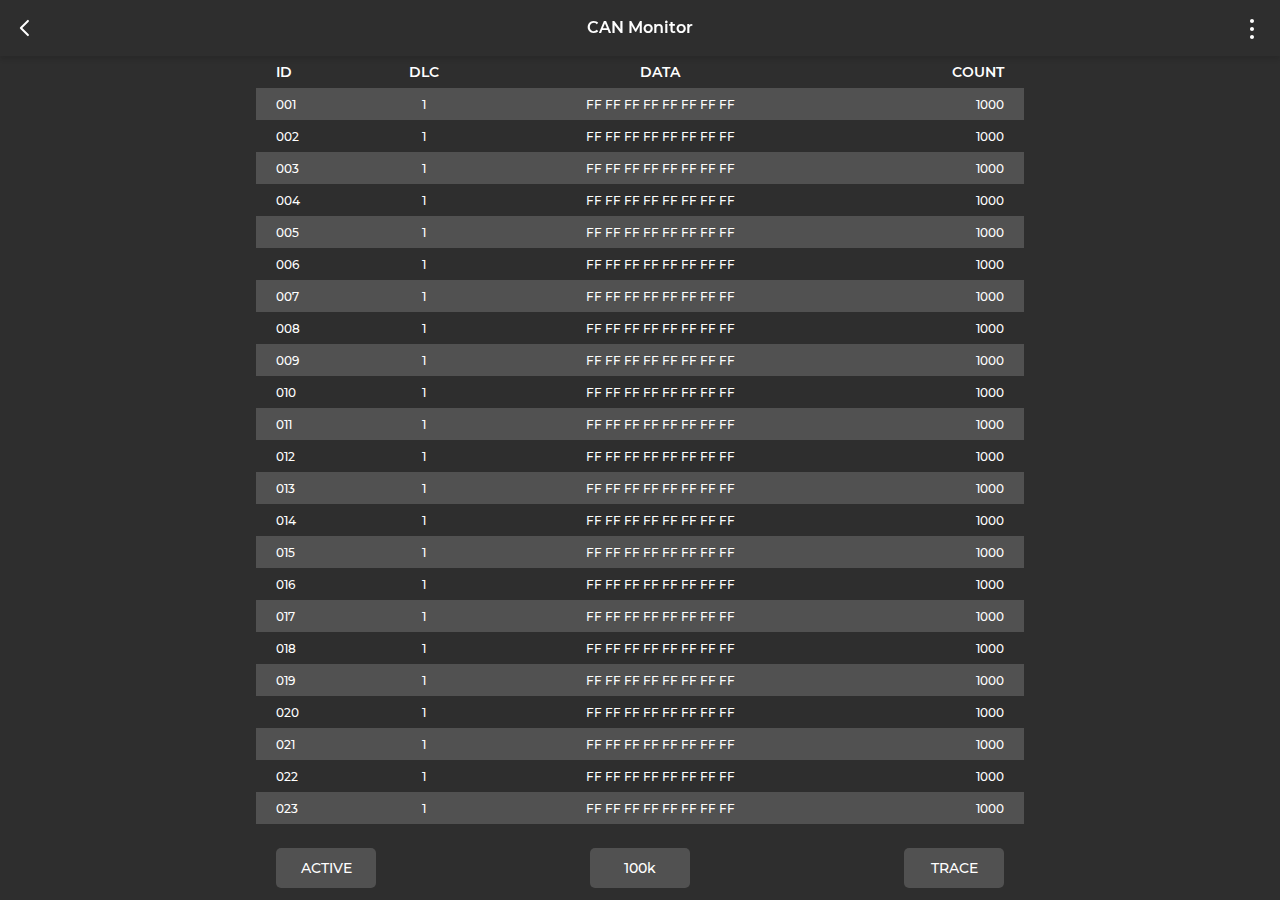
<file: templates/setting-can.html>
<!DOCTYPE html>
<html lang="ru">
  <head>
    <meta charset="UTF-8"/>
    <meta name="viewport" content="width=device-width, initial-scale=1, user-scalable=no"/>
    <title>Main</title>
    <meta name="apple-mobile-web-app-capable" content="yes"/>
    <meta name="mobile-web-app-capable" content="yes"/>
    <meta name="theme-color" content="#2E2E2E"/>
    <meta name="msapplication-navbutton-color" content="#2E2E2E"/>
    <meta name="apple-mobile-web-app-status-bar-style" content="#2E2E2E"/>
    <link rel="stylesheet" href="/static/css/libs.min.css"/>
    <link rel="stylesheet" href="/static/css/main.min.css"/>
  </head>
  <body>
    <div class="wrapper">
      <header class="header header__shadow"><a class="header__btn btn__back" href="setting.html"><svg width="24" height="24" viewBox="0 0 24 24" fill="none" xmlns="http://www.w3.org/2000/svg"><g stroke="currentColor"><path d="M11.9289 4.92893L4.85786 12L11.9289 19.0711" stroke-width="2" stroke-linecap="round" stroke-linejoin="round"/></g></svg></a>
        <div class="pagetitle">CAN Monitor</div>
        <button class="header__btn btn__menu js-btn__menu"><svg width="24" height="24" viewBox="0 0 24 24" fill="none" xmlns="http://www.w3.org/2000/svg"><path d="M12 6C13.1046 6 14 5.10457 14 4C14 2.89543 13.1046 2 12 2C10.8954 2 10 2.89543 10 4C10 5.10457 10.8954 6 12 6Z" fill="currentColor"/><path d="M12 14C13.1046 14 14 13.1046 14 12C14 10.8954 13.1046 10 12 10C10.8954 10 10 10.8954 10 12C10 13.1046 10.8954 14 12 14Z" fill="currentColor"/><path d="M12 22C13.1046 22 14 21.1046 14 20C14 18.8954 13.1046 18 12 18C10.8954 18 10 18.8954 10 20C10 21.1046 10.8954 22 12 22Z" fill="currentColor"/></svg></button>
      </header>
      <div class="sidebar js-sidebar">
        <button class="sidebar__close js-sidebar__close"><svg width="20" height="20" viewBox="0 0 20 20" fill="none" xmlns="http://www.w3.org/2000/svg">
<g fill="currentColor">
<path d="M10 0C4.48606 0 0 4.48606 0 10C0 15.5139 4.48606 20 10 20C15.5139 20 20 15.5139 20 10C20 4.48606 15.5139 0 10 0ZM13.6207 12.5332C13.6951 12.6039 13.7546 12.6888 13.7957 12.7829C13.8368 12.877 13.8587 12.9783 13.86 13.081C13.8613 13.1837 13.8421 13.2856 13.8034 13.3807C13.7647 13.4758 13.7074 13.5622 13.6348 13.6348C13.5622 13.7074 13.4758 13.7647 13.3807 13.8034C13.2856 13.8421 13.1837 13.8613 13.081 13.86C12.9783 13.8587 12.877 13.8368 12.7829 13.7957C12.6888 13.7546 12.6039 13.6951 12.5332 13.6207L10 11.088L7.46683 13.6207C7.32139 13.7588 7.12774 13.8347 6.92716 13.8322C6.72657 13.8296 6.53492 13.7488 6.39307 13.6069C6.25123 13.4651 6.1704 13.2734 6.16784 13.0728C6.16527 12.8723 6.24116 12.6786 6.37933 12.5332L8.91202 10L6.37933 7.46683C6.24116 7.32139 6.16527 7.12774 6.16784 6.92716C6.1704 6.72657 6.25123 6.53492 6.39307 6.39307C6.53492 6.25123 6.72657 6.1704 6.92716 6.16784C7.12774 6.16527 7.32139 6.24116 7.46683 6.37933L10 8.91202L12.5332 6.37933C12.6786 6.24116 12.8723 6.16527 13.0728 6.16784C13.2734 6.1704 13.4651 6.25123 13.6069 6.39307C13.7488 6.53492 13.8296 6.72657 13.8322 6.92716C13.8347 7.12774 13.7588 7.32139 13.6207 7.46683L11.088 10L13.6207 12.5332Z"/>
</g>
</svg>

        </button>
        <div class="sidebar__menu">
          <a class="sidebar__menu_link" href="files-browser.html">
            <svg width="24" height="24" viewBox="0 0 24 24" fill="none" xmlns="http://www.w3.org/2000/svg">
<g fill="currentColor">
<path d="M12.4302 10.9558V6.52632H15.002V9.89474H16.7166V4.84211H12.4302V4H4.71457V17.4737H3V19.1579H10.9385C10.2346 18.1708 9.8574 16.9946 9.8583 15.7895C9.8583 13.7853 10.8785 12.0253 12.4302 10.9558ZM9.00101 10.7368H10.7156V12.4211H9.00101V10.7368ZM19.0227 15.2589L20 14.4168L19.1427 12.96L17.8996 13.3726C17.6253 13.1453 17.3167 12.9684 16.9738 12.8421L16.7166 11.5789H15.002L14.7448 12.8337C14.4019 12.96 14.0933 13.1368 13.819 13.3642L12.5759 12.9516L11.7186 14.4084L12.6959 15.2505C12.6273 15.6716 12.6273 15.8905 12.6959 16.3116L11.7186 17.1537L12.5759 18.6105L13.819 18.1979C14.0933 18.4253 14.4019 18.6021 14.7448 18.7284L15.002 20H16.7166L16.9738 18.7453C17.3167 18.6189 17.6253 18.4421 17.8996 18.2147L19.1427 18.6274L20 17.1705L19.0227 16.3284C19.0913 15.8989 19.0913 15.68 19.0227 15.2589ZM15.8593 17.4737C14.9163 17.4737 14.1447 16.7158 14.1447 15.7895C14.1447 14.8632 14.9163 14.1053 15.8593 14.1053C16.8023 14.1053 17.5739 14.8632 17.5739 15.7895C17.5739 16.7158 16.8023 17.4737 15.8593 17.4737Z"/>
</g>
</svg>Files</a>
          <a class="sidebar__menu_link" href="playlists-browser.html">
            <svg width="24" height="24" viewBox="0 0 24 24" fill="none" xmlns="http://www.w3.org/2000/svg">
<g fill="currentColor">
<path d="M12.4302 10.9558V6.52632H15.002V9.89474H16.7166V4.84211H12.4302V4H4.71457V17.4737H3V19.1579H10.9385C10.2346 18.1708 9.8574 16.9946 9.8583 15.7895C9.8583 13.7853 10.8785 12.0253 12.4302 10.9558ZM9.00101 10.7368H10.7156V12.4211H9.00101V10.7368ZM19.0227 15.2589L20 14.4168L19.1427 12.96L17.8996 13.3726C17.6253 13.1453 17.3167 12.9684 16.9738 12.8421L16.7166 11.5789H15.002L14.7448 12.8337C14.4019 12.96 14.0933 13.1368 13.819 13.3642L12.5759 12.9516L11.7186 14.4084L12.6959 15.2505C12.6273 15.6716 12.6273 15.8905 12.6959 16.3116L11.7186 17.1537L12.5759 18.6105L13.819 18.1979C14.0933 18.4253 14.4019 18.6021 14.7448 18.7284L15.002 20H16.7166L16.9738 18.7453C17.3167 18.6189 17.6253 18.4421 17.8996 18.2147L19.1427 18.6274L20 17.1705L19.0227 16.3284C19.0913 15.8989 19.0913 15.68 19.0227 15.2589ZM15.8593 17.4737C14.9163 17.4737 14.1447 16.7158 14.1447 15.7895C14.1447 14.8632 14.9163 14.1053 15.8593 14.1053C16.8023 14.1053 17.5739 14.8632 17.5739 15.7895C17.5739 16.7158 16.8023 17.4737 15.8593 17.4737Z"/>
</g>
</svg>Playlists</a>
          <a class="sidebar__menu_link" href="dsp-setting.html">
            <svg width="24" height="24" viewBox="0 0 24 24" fill="none" xmlns="http://www.w3.org/2000/svg">
<g fill="currentColor">
<path d="M12.4302 10.9558V6.52632H15.002V9.89474H16.7166V4.84211H12.4302V4H4.71457V17.4737H3V19.1579H10.9385C10.2346 18.1708 9.8574 16.9946 9.8583 15.7895C9.8583 13.7853 10.8785 12.0253 12.4302 10.9558ZM9.00101 10.7368H10.7156V12.4211H9.00101V10.7368ZM19.0227 15.2589L20 14.4168L19.1427 12.96L17.8996 13.3726C17.6253 13.1453 17.3167 12.9684 16.9738 12.8421L16.7166 11.5789H15.002L14.7448 12.8337C14.4019 12.96 14.0933 13.1368 13.819 13.3642L12.5759 12.9516L11.7186 14.4084L12.6959 15.2505C12.6273 15.6716 12.6273 15.8905 12.6959 16.3116L11.7186 17.1537L12.5759 18.6105L13.819 18.1979C14.0933 18.4253 14.4019 18.6021 14.7448 18.7284L15.002 20H16.7166L16.9738 18.7453C17.3167 18.6189 17.6253 18.4421 17.8996 18.2147L19.1427 18.6274L20 17.1705L19.0227 16.3284C19.0913 15.8989 19.0913 15.68 19.0227 15.2589ZM15.8593 17.4737C14.9163 17.4737 14.1447 16.7158 14.1447 15.7895C14.1447 14.8632 14.9163 14.1053 15.8593 14.1053C16.8023 14.1053 17.5739 14.8632 17.5739 15.7895C17.5739 16.7158 16.8023 17.4737 15.8593 17.4737Z"/>
</g>
</svg>DSP Setup</a><a class="sidebar__menu_link" href="setting.html">
            <svg width="24" height="24" viewBox="0 0 24 24" fill="none" xmlns="http://www.w3.org/2000/svg">
<g fill="currentColor">
<path d="M18.7636 12.4302C18.8043 12.1333 18.8246 11.8266 18.8246 11.5C18.8246 11.1833 18.8043 10.8667 18.7534 10.5698L20.8186 9.00625C20.9076 8.9349 20.9684 8.83574 20.9906 8.72567C21.0129 8.6156 20.9952 8.50143 20.9406 8.40261L18.9874 5.11719C18.9299 5.0178 18.8381 4.94142 18.7282 4.90157C18.6184 4.86172 18.4976 4.86098 18.3872 4.89948L15.9558 5.84948C15.4472 5.47344 14.908 5.15677 14.3078 4.91927L13.9415 2.40573C13.9235 2.29245 13.8643 2.18922 13.7747 2.11477C13.6851 2.04032 13.5711 1.9996 13.4532 2H9.54676C9.30261 2 9.10932 2.16823 9.06863 2.40573L8.70239 4.91927C8.10218 5.15677 7.55283 5.48334 7.05435 5.84948L4.62298 4.89948C4.39917 4.82031 4.14484 4.89948 4.02276 5.11719L2.0797 8.40261C1.95762 8.61042 1.99831 8.86771 2.20178 9.00625L4.26692 10.5698C4.21605 10.8667 4.17536 11.1932 4.17536 11.5C4.17536 11.8068 4.19571 12.1333 4.24657 12.4302L2.18143 13.9938C2.09244 14.0651 2.03163 14.1643 2.00938 14.2743C1.98712 14.3844 2.00478 14.4986 2.05935 14.5974L4.01259 17.8828C4.13467 18.1005 4.389 18.1698 4.6128 18.1005L7.04418 17.1505C7.55283 17.5266 8.09201 17.8432 8.69222 18.0807L9.05845 20.5943C9.10932 20.8318 9.30261 21 9.54676 21H13.4532C13.6974 21 13.9009 20.8318 13.9314 20.5943L14.2976 18.0807C14.8978 17.8432 15.4472 17.5266 15.9456 17.1505L18.377 18.1005C18.6008 18.1797 18.8552 18.1005 18.9772 17.8828L20.9305 14.5974C21.0525 14.3797 21.0017 14.1323 20.8084 13.9938L18.7636 12.4302ZM11.5 15.0625C9.48572 15.0625 7.83768 13.4594 7.83768 11.5C7.83768 9.54063 9.48572 7.9375 11.5 7.9375C13.5143 7.9375 15.1623 9.54063 15.1623 11.5C15.1623 13.4594 13.5143 15.0625 11.5 15.0625Z"/>
</g>
</svg>
            Settings</a><a class="sidebar__menu_link" href="#">
            <svg width="24" height="24" viewBox="0 0 24 24" fill="none" xmlns="http://www.w3.org/2000/svg">
<g fill="currentColor">
<path d="M9.07143 17.1766H13.9286C14.2506 17.1766 14.5595 17.0495 14.7872 16.8234C15.0149 16.5973 15.1429 16.2906 15.1429 15.9707V9.94148H17.0687C17.3088 9.94143 17.5436 9.87068 17.7432 9.73818C17.9428 9.60567 18.0984 9.41736 18.1903 9.19705C18.2822 8.97675 18.3063 8.73433 18.2594 8.50045C18.2126 8.26657 18.097 8.05173 17.9272 7.88309L12.3585 2.35306C12.1308 2.12699 11.822 2 11.5 2C11.178 2 10.8692 2.12699 10.6415 2.35306L5.07279 7.88309C4.90302 8.05173 4.78741 8.26657 4.74058 8.50045C4.69375 8.73433 4.71779 8.97675 4.80968 9.19705C4.90156 9.41736 5.05716 9.60567 5.2568 9.73818C5.45644 9.87068 5.69116 9.94143 5.93129 9.94148H7.85714V15.9707C7.85714 16.2906 7.98508 16.5973 8.2128 16.8234C8.44052 17.0495 8.74938 17.1766 9.07143 17.1766ZM4.21429 19.5883H18.7857C19.1078 19.5883 19.4166 19.7153 19.6443 19.9415C19.8721 20.1676 20 20.4743 20 20.7941C20 21.114 19.8721 21.4207 19.6443 21.6468C19.4166 21.873 19.1078 22 18.7857 22H4.21429C3.89224 22 3.58338 21.873 3.35566 21.6468C3.12793 21.4207 3 21.114 3 20.7941C3 20.4743 3.12793 20.1676 3.35566 19.9415C3.58338 19.7153 3.89224 19.5883 4.21429 19.5883Z"/>
</g>
</svg>Load profile</a><a class="sidebar__menu_link" href="#">
            <svg width="24" height="24" viewBox="0 0 24 24" fill="none" xmlns="http://www.w3.org/2000/svg">
<g fill="currentColor">
<path d="M9.71429 2H14.2857C14.5888 2 14.8795 2.12705 15.0938 2.35319C15.3082 2.57933 15.4286 2.88604 15.4286 3.20585V9.23511H17.2411C17.4671 9.23516 17.6881 9.30591 17.876 9.43842C18.0639 9.57092 18.2103 9.75923 18.2968 9.97954C18.3833 10.1998 18.4059 10.4423 18.3618 10.6761C18.3177 10.91 18.2089 11.1249 18.0491 11.2935L12.808 16.8235C12.5937 17.0496 12.303 17.1766 12 17.1766C11.697 17.1766 11.4063 17.0496 11.192 16.8235L5.95086 11.2935C5.79107 11.1249 5.68227 10.91 5.63819 10.6761C5.59411 10.4423 5.61675 10.1998 5.70323 9.97954C5.78971 9.75923 5.93615 9.57092 6.12405 9.43842C6.31194 9.30591 6.53286 9.23516 6.75886 9.23511H8.57143V3.20585C8.57143 2.88604 8.69184 2.57933 8.90616 2.35319C9.12049 2.12705 9.41118 2 9.71429 2ZM5.14286 19.5883H18.8571C19.1602 19.5883 19.4509 19.7153 19.6653 19.9415C19.8796 20.1676 20 20.4743 20 20.7941C20 21.114 19.8796 21.4207 19.6653 21.6468C19.4509 21.873 19.1602 22 18.8571 22H5.14286C4.83975 22 4.54906 21.873 4.33474 21.6468C4.12041 21.4207 4 21.114 4 20.7941C4 20.4743 4.12041 20.1676 4.33474 19.9415C4.54906 19.7153 4.83975 19.5883 5.14286 19.5883Z"/>
</g>
</svg>
            Save profile</a></div>
      </div>
      <main class="setting can-setting">
        <div class="can-table">
          <!-- TODO Добавьте класс .table-colored, чтобы сделать таблицу цветной-->
          <table class="table table-fixed">
            <thead>
              <tr>
                <th>ID</th>
                <th>DLC</th>
                <th>DATA</th>
                <th>COUNT</th>
              </tr>
            </thead>
            <tbody>
              <tr>
                <td>001</td>
                <td>1</td>
                <td>FF FF FF FF FF FF FF FF</td>
                <td>1000</td>
              </tr>
              <tr>
                <td>002</td>
                <td>1</td>
                <td>FF FF FF FF FF FF FF FF</td>
                <td>1000</td>
              </tr>
              <tr>
                <td>003</td>
                <td>1</td>
                <td>FF FF FF FF FF FF FF FF</td>
                <td>1000</td>
              </tr>
              <tr>
                <td>004</td>
                <td>1</td>
                <td>FF FF FF FF FF FF FF FF</td>
                <td>1000</td>
              </tr>
              <tr>
                <td>005</td>
                <td>1</td>
                <td>FF FF FF FF FF FF FF FF</td>
                <td>1000</td>
              </tr>
              <tr>
                <td>006</td>
                <td>1</td>
                <td>FF FF FF FF FF FF FF FF</td>
                <td>1000</td>
              </tr>
              <tr>
                <td>007</td>
                <td>1</td>
                <td>FF FF FF FF FF FF FF FF</td>
                <td>1000</td>
              </tr>
              <tr>
                <td>008</td>
                <td>1</td>
                <td>FF FF FF FF FF FF FF FF</td>
                <td>1000</td>
              </tr>
              <tr>
                <td>009</td>
                <td>1</td>
                <td>FF FF FF FF FF FF FF FF</td>
                <td>1000</td>
              </tr>
              <tr>
                <td>010</td>
                <td>1</td>
                <td>FF FF FF FF FF FF FF FF</td>
                <td>1000</td>
              </tr>
              <tr>
                <td>011</td>
                <td>1</td>
                <td>FF FF FF FF FF FF FF FF</td>
                <td>1000</td>
              </tr>
              <tr>
                <td>012</td>
                <td>1</td>
                <td>FF FF FF FF FF FF FF FF</td>
                <td>1000</td>
              </tr>
              <tr>
                <td>013</td>
                <td>1</td>
                <td>FF FF FF FF FF FF FF FF</td>
                <td>1000</td>
              </tr>
              <tr>
                <td>014</td>
                <td>1</td>
                <td>FF FF FF FF FF FF FF FF</td>
                <td>1000</td>
              </tr>
              <tr>
                <td>015</td>
                <td>1</td>
                <td>FF FF FF FF FF FF FF FF</td>
                <td>1000</td>
              </tr>
              <tr>
                <td>016</td>
                <td>1</td>
                <td>FF FF FF FF FF FF FF FF</td>
                <td>1000</td>
              </tr>
              <tr>
                <td>017</td>
                <td>1</td>
                <td>FF FF FF FF FF FF FF FF</td>
                <td>1000</td>
              </tr>
              <tr>
                <td>018</td>
                <td>1</td>
                <td>FF FF FF FF FF FF FF FF</td>
                <td>1000</td>
              </tr>
              <tr>
                <td>019</td>
                <td>1</td>
                <td>FF FF FF FF FF FF FF FF</td>
                <td>1000</td>
              </tr>
              <tr>
                <td>020</td>
                <td>1</td>
                <td>FF FF FF FF FF FF FF FF</td>
                <td>1000</td>
              </tr>
              <tr>
                <td>021</td>
                <td>1</td>
                <td>FF FF FF FF FF FF FF FF</td>
                <td>1000</td>
              </tr>
              <tr>
                <td>022</td>
                <td>1</td>
                <td>FF FF FF FF FF FF FF FF</td>
                <td>1000</td>
              </tr>
              <tr>
                <td>023</td>
                <td>1</td>
                <td>FF FF FF FF FF FF FF FF</td>
                <td>1000</td>
              </tr>
              <tr>
                <td>024</td>
                <td>1</td>
                <td>FF FF FF FF FF FF FF FF</td>
                <td>1000</td>
              </tr>
              <tr>
                <td>025</td>
                <td>1</td>
                <td>FF FF FF FF FF FF FF FF</td>
                <td>1000</td>
              </tr>
              <tr>
                <td>026</td>
                <td>1</td>
                <td>FF FF FF FF FF FF FF FF</td>
                <td>1000</td>
              </tr>
              <tr>
                <td>027</td>
                <td>1</td>
                <td>FF FF FF FF FF FF FF FF</td>
                <td>1000</td>
              </tr>
              <tr>
                <td>028</td>
                <td>1</td>
                <td>FF FF FF FF FF FF FF FF</td>
                <td>1000</td>
              </tr>
              <tr>
                <td>029</td>
                <td>1</td>
                <td>FF FF FF FF FF FF FF FF</td>
                <td>1000</td>
              </tr>
              <tr>
                <td>030</td>
                <td>1</td>
                <td>FF FF FF FF FF FF FF FF</td>
                <td>1000</td>
              </tr>
            </tbody>
          </table>
        </div>
        <div class="can-footer">
          <div class="can-footer__inner">
            <button class="btn js-btn-switch">ACTIVE</button>
            <button class="btn js-can-type">100k</button>
            <button class="btn">TRACE</button>
          </div>
        </div>
      </main>
    </div>
    <div class="overlay"></div>
    <div class="modal" id="canType">
      <div class="modal__header">
        <div class="modal__header_text">CAN</div>
      </div>
      <div class="modal__content">
        <div class="modal-form">
          <form class="form" action="">
            <div class="form-group form-group__radio">
              <div class="radio-group">
                <input type="radio" id="can-100k" value="100k" name="can" checked="checked"/>
                <label for="can-100k">100k</label>
              </div>
              <div class="radio-group">
                <input type="radio" id="can-200k" value="200k" name="can"/>
                <label for="can-200k">200k</label>
              </div>
              <div class="radio-group">
                <input type="radio" id="can-300k" value="300k" name="can"/>
                <label for="can-300k">300k</label>
              </div>
              <div class="radio-group">
                <input type="radio" id="can-400k" value="400k" name="can"/>
                <label for="can-400k">400k</label>
              </div>
              <div class="radio-group">
                <input type="radio" id="can-500k" value="500k" name="can"/>
                <label for="can-500k">500k</label>
              </div>
            </div>
            <div class="form-group form-footer">
              <!-- TODO для продакшена установить type="submit"-->
              <button class="btn btn--ok btn--accent js-modal-ok modal__btn" type="button">Ok</button>
            </div>
          </form>
        </div>
      </div>
    </div>
    <script src="/static/js/libs.min.js"></script>
    <script src="/static/js/main.min.js"></script>
  </body>
</html>
</file>
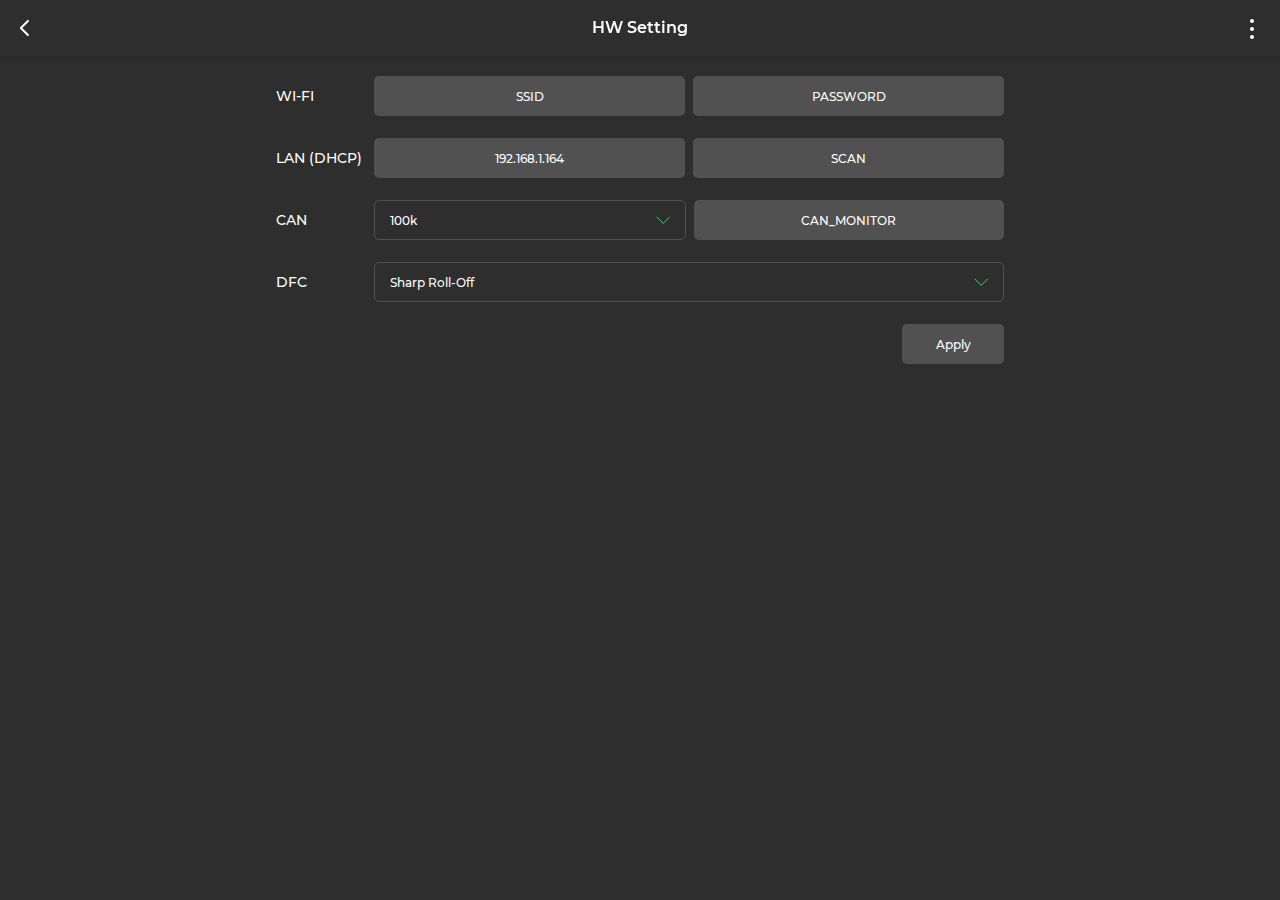
<file: templates/setting-hw.html>
<!DOCTYPE html>
<html lang="ru">
  <head>
    <meta charset="UTF-8"/>
    <meta name="viewport" content="width=device-width, initial-scale=1, user-scalable=no"/>
    <title>Main</title>
    <meta name="apple-mobile-web-app-capable" content="yes"/>
    <meta name="mobile-web-app-capable" content="yes"/>
    <meta name="theme-color" content="#2E2E2E"/>
    <meta name="msapplication-navbutton-color" content="#2E2E2E"/>
    <meta name="apple-mobile-web-app-status-bar-style" content="#2E2E2E"/>
    <link rel="stylesheet" href="/static/css/libs.min.css"/>
    <link rel="stylesheet" href="/static/css/main.min.css"/>
  </head>
  <body>
    <div class="wrapper">
      <header class="header header__shadow"><a class="header__btn btn__back" href="setting.html"><svg width="24" height="24" viewBox="0 0 24 24" fill="none" xmlns="http://www.w3.org/2000/svg"><g stroke="currentColor"><path d="M11.9289 4.92893L4.85786 12L11.9289 19.0711" stroke-width="2" stroke-linecap="round" stroke-linejoin="round"/></g></svg></a>
        <div class="pagetitle">HW Setting</div>
        <button class="header__btn btn__menu js-btn__menu"><svg width="24" height="24" viewBox="0 0 24 24" fill="none" xmlns="http://www.w3.org/2000/svg"><path d="M12 6C13.1046 6 14 5.10457 14 4C14 2.89543 13.1046 2 12 2C10.8954 2 10 2.89543 10 4C10 5.10457 10.8954 6 12 6Z" fill="currentColor"/><path d="M12 14C13.1046 14 14 13.1046 14 12C14 10.8954 13.1046 10 12 10C10.8954 10 10 10.8954 10 12C10 13.1046 10.8954 14 12 14Z" fill="currentColor"/><path d="M12 22C13.1046 22 14 21.1046 14 20C14 18.8954 13.1046 18 12 18C10.8954 18 10 18.8954 10 20C10 21.1046 10.8954 22 12 22Z" fill="currentColor"/></svg></button>
      </header>
      <div class="sidebar js-sidebar">
        <button class="sidebar__close js-sidebar__close"><svg width="20" height="20" viewBox="0 0 20 20" fill="none" xmlns="http://www.w3.org/2000/svg">
<g fill="currentColor">
<path d="M10 0C4.48606 0 0 4.48606 0 10C0 15.5139 4.48606 20 10 20C15.5139 20 20 15.5139 20 10C20 4.48606 15.5139 0 10 0ZM13.6207 12.5332C13.6951 12.6039 13.7546 12.6888 13.7957 12.7829C13.8368 12.877 13.8587 12.9783 13.86 13.081C13.8613 13.1837 13.8421 13.2856 13.8034 13.3807C13.7647 13.4758 13.7074 13.5622 13.6348 13.6348C13.5622 13.7074 13.4758 13.7647 13.3807 13.8034C13.2856 13.8421 13.1837 13.8613 13.081 13.86C12.9783 13.8587 12.877 13.8368 12.7829 13.7957C12.6888 13.7546 12.6039 13.6951 12.5332 13.6207L10 11.088L7.46683 13.6207C7.32139 13.7588 7.12774 13.8347 6.92716 13.8322C6.72657 13.8296 6.53492 13.7488 6.39307 13.6069C6.25123 13.4651 6.1704 13.2734 6.16784 13.0728C6.16527 12.8723 6.24116 12.6786 6.37933 12.5332L8.91202 10L6.37933 7.46683C6.24116 7.32139 6.16527 7.12774 6.16784 6.92716C6.1704 6.72657 6.25123 6.53492 6.39307 6.39307C6.53492 6.25123 6.72657 6.1704 6.92716 6.16784C7.12774 6.16527 7.32139 6.24116 7.46683 6.37933L10 8.91202L12.5332 6.37933C12.6786 6.24116 12.8723 6.16527 13.0728 6.16784C13.2734 6.1704 13.4651 6.25123 13.6069 6.39307C13.7488 6.53492 13.8296 6.72657 13.8322 6.92716C13.8347 7.12774 13.7588 7.32139 13.6207 7.46683L11.088 10L13.6207 12.5332Z"/>
</g>
</svg>

        </button>
        <div class="sidebar__menu">
          <a class="sidebar__menu_link" href="files-browser.html">
            <svg width="24" height="24" viewBox="0 0 24 24" fill="none" xmlns="http://www.w3.org/2000/svg">
<g fill="currentColor">
<path d="M12.4302 10.9558V6.52632H15.002V9.89474H16.7166V4.84211H12.4302V4H4.71457V17.4737H3V19.1579H10.9385C10.2346 18.1708 9.8574 16.9946 9.8583 15.7895C9.8583 13.7853 10.8785 12.0253 12.4302 10.9558ZM9.00101 10.7368H10.7156V12.4211H9.00101V10.7368ZM19.0227 15.2589L20 14.4168L19.1427 12.96L17.8996 13.3726C17.6253 13.1453 17.3167 12.9684 16.9738 12.8421L16.7166 11.5789H15.002L14.7448 12.8337C14.4019 12.96 14.0933 13.1368 13.819 13.3642L12.5759 12.9516L11.7186 14.4084L12.6959 15.2505C12.6273 15.6716 12.6273 15.8905 12.6959 16.3116L11.7186 17.1537L12.5759 18.6105L13.819 18.1979C14.0933 18.4253 14.4019 18.6021 14.7448 18.7284L15.002 20H16.7166L16.9738 18.7453C17.3167 18.6189 17.6253 18.4421 17.8996 18.2147L19.1427 18.6274L20 17.1705L19.0227 16.3284C19.0913 15.8989 19.0913 15.68 19.0227 15.2589ZM15.8593 17.4737C14.9163 17.4737 14.1447 16.7158 14.1447 15.7895C14.1447 14.8632 14.9163 14.1053 15.8593 14.1053C16.8023 14.1053 17.5739 14.8632 17.5739 15.7895C17.5739 16.7158 16.8023 17.4737 15.8593 17.4737Z"/>
</g>
</svg>Files</a>
          <a class="sidebar__menu_link" href="playlists-browser.html">
            <svg width="24" height="24" viewBox="0 0 24 24" fill="none" xmlns="http://www.w3.org/2000/svg">
<g fill="currentColor">
<path d="M12.4302 10.9558V6.52632H15.002V9.89474H16.7166V4.84211H12.4302V4H4.71457V17.4737H3V19.1579H10.9385C10.2346 18.1708 9.8574 16.9946 9.8583 15.7895C9.8583 13.7853 10.8785 12.0253 12.4302 10.9558ZM9.00101 10.7368H10.7156V12.4211H9.00101V10.7368ZM19.0227 15.2589L20 14.4168L19.1427 12.96L17.8996 13.3726C17.6253 13.1453 17.3167 12.9684 16.9738 12.8421L16.7166 11.5789H15.002L14.7448 12.8337C14.4019 12.96 14.0933 13.1368 13.819 13.3642L12.5759 12.9516L11.7186 14.4084L12.6959 15.2505C12.6273 15.6716 12.6273 15.8905 12.6959 16.3116L11.7186 17.1537L12.5759 18.6105L13.819 18.1979C14.0933 18.4253 14.4019 18.6021 14.7448 18.7284L15.002 20H16.7166L16.9738 18.7453C17.3167 18.6189 17.6253 18.4421 17.8996 18.2147L19.1427 18.6274L20 17.1705L19.0227 16.3284C19.0913 15.8989 19.0913 15.68 19.0227 15.2589ZM15.8593 17.4737C14.9163 17.4737 14.1447 16.7158 14.1447 15.7895C14.1447 14.8632 14.9163 14.1053 15.8593 14.1053C16.8023 14.1053 17.5739 14.8632 17.5739 15.7895C17.5739 16.7158 16.8023 17.4737 15.8593 17.4737Z"/>
</g>
</svg>Playlists</a>
          <a class="sidebar__menu_link" href="dsp-setting.html">
            <svg width="24" height="24" viewBox="0 0 24 24" fill="none" xmlns="http://www.w3.org/2000/svg">
<g fill="currentColor">
<path d="M12.4302 10.9558V6.52632H15.002V9.89474H16.7166V4.84211H12.4302V4H4.71457V17.4737H3V19.1579H10.9385C10.2346 18.1708 9.8574 16.9946 9.8583 15.7895C9.8583 13.7853 10.8785 12.0253 12.4302 10.9558ZM9.00101 10.7368H10.7156V12.4211H9.00101V10.7368ZM19.0227 15.2589L20 14.4168L19.1427 12.96L17.8996 13.3726C17.6253 13.1453 17.3167 12.9684 16.9738 12.8421L16.7166 11.5789H15.002L14.7448 12.8337C14.4019 12.96 14.0933 13.1368 13.819 13.3642L12.5759 12.9516L11.7186 14.4084L12.6959 15.2505C12.6273 15.6716 12.6273 15.8905 12.6959 16.3116L11.7186 17.1537L12.5759 18.6105L13.819 18.1979C14.0933 18.4253 14.4019 18.6021 14.7448 18.7284L15.002 20H16.7166L16.9738 18.7453C17.3167 18.6189 17.6253 18.4421 17.8996 18.2147L19.1427 18.6274L20 17.1705L19.0227 16.3284C19.0913 15.8989 19.0913 15.68 19.0227 15.2589ZM15.8593 17.4737C14.9163 17.4737 14.1447 16.7158 14.1447 15.7895C14.1447 14.8632 14.9163 14.1053 15.8593 14.1053C16.8023 14.1053 17.5739 14.8632 17.5739 15.7895C17.5739 16.7158 16.8023 17.4737 15.8593 17.4737Z"/>
</g>
</svg>DSP Setup</a><a class="sidebar__menu_link" href="setting.html">
            <svg width="24" height="24" viewBox="0 0 24 24" fill="none" xmlns="http://www.w3.org/2000/svg">
<g fill="currentColor">
<path d="M18.7636 12.4302C18.8043 12.1333 18.8246 11.8266 18.8246 11.5C18.8246 11.1833 18.8043 10.8667 18.7534 10.5698L20.8186 9.00625C20.9076 8.9349 20.9684 8.83574 20.9906 8.72567C21.0129 8.6156 20.9952 8.50143 20.9406 8.40261L18.9874 5.11719C18.9299 5.0178 18.8381 4.94142 18.7282 4.90157C18.6184 4.86172 18.4976 4.86098 18.3872 4.89948L15.9558 5.84948C15.4472 5.47344 14.908 5.15677 14.3078 4.91927L13.9415 2.40573C13.9235 2.29245 13.8643 2.18922 13.7747 2.11477C13.6851 2.04032 13.5711 1.9996 13.4532 2H9.54676C9.30261 2 9.10932 2.16823 9.06863 2.40573L8.70239 4.91927C8.10218 5.15677 7.55283 5.48334 7.05435 5.84948L4.62298 4.89948C4.39917 4.82031 4.14484 4.89948 4.02276 5.11719L2.0797 8.40261C1.95762 8.61042 1.99831 8.86771 2.20178 9.00625L4.26692 10.5698C4.21605 10.8667 4.17536 11.1932 4.17536 11.5C4.17536 11.8068 4.19571 12.1333 4.24657 12.4302L2.18143 13.9938C2.09244 14.0651 2.03163 14.1643 2.00938 14.2743C1.98712 14.3844 2.00478 14.4986 2.05935 14.5974L4.01259 17.8828C4.13467 18.1005 4.389 18.1698 4.6128 18.1005L7.04418 17.1505C7.55283 17.5266 8.09201 17.8432 8.69222 18.0807L9.05845 20.5943C9.10932 20.8318 9.30261 21 9.54676 21H13.4532C13.6974 21 13.9009 20.8318 13.9314 20.5943L14.2976 18.0807C14.8978 17.8432 15.4472 17.5266 15.9456 17.1505L18.377 18.1005C18.6008 18.1797 18.8552 18.1005 18.9772 17.8828L20.9305 14.5974C21.0525 14.3797 21.0017 14.1323 20.8084 13.9938L18.7636 12.4302ZM11.5 15.0625C9.48572 15.0625 7.83768 13.4594 7.83768 11.5C7.83768 9.54063 9.48572 7.9375 11.5 7.9375C13.5143 7.9375 15.1623 9.54063 15.1623 11.5C15.1623 13.4594 13.5143 15.0625 11.5 15.0625Z"/>
</g>
</svg>
            Settings</a><a class="sidebar__menu_link" href="#">
            <svg width="24" height="24" viewBox="0 0 24 24" fill="none" xmlns="http://www.w3.org/2000/svg">
<g fill="currentColor">
<path d="M9.07143 17.1766H13.9286C14.2506 17.1766 14.5595 17.0495 14.7872 16.8234C15.0149 16.5973 15.1429 16.2906 15.1429 15.9707V9.94148H17.0687C17.3088 9.94143 17.5436 9.87068 17.7432 9.73818C17.9428 9.60567 18.0984 9.41736 18.1903 9.19705C18.2822 8.97675 18.3063 8.73433 18.2594 8.50045C18.2126 8.26657 18.097 8.05173 17.9272 7.88309L12.3585 2.35306C12.1308 2.12699 11.822 2 11.5 2C11.178 2 10.8692 2.12699 10.6415 2.35306L5.07279 7.88309C4.90302 8.05173 4.78741 8.26657 4.74058 8.50045C4.69375 8.73433 4.71779 8.97675 4.80968 9.19705C4.90156 9.41736 5.05716 9.60567 5.2568 9.73818C5.45644 9.87068 5.69116 9.94143 5.93129 9.94148H7.85714V15.9707C7.85714 16.2906 7.98508 16.5973 8.2128 16.8234C8.44052 17.0495 8.74938 17.1766 9.07143 17.1766ZM4.21429 19.5883H18.7857C19.1078 19.5883 19.4166 19.7153 19.6443 19.9415C19.8721 20.1676 20 20.4743 20 20.7941C20 21.114 19.8721 21.4207 19.6443 21.6468C19.4166 21.873 19.1078 22 18.7857 22H4.21429C3.89224 22 3.58338 21.873 3.35566 21.6468C3.12793 21.4207 3 21.114 3 20.7941C3 20.4743 3.12793 20.1676 3.35566 19.9415C3.58338 19.7153 3.89224 19.5883 4.21429 19.5883Z"/>
</g>
</svg>Load profile</a><a class="sidebar__menu_link" href="#">
            <svg width="24" height="24" viewBox="0 0 24 24" fill="none" xmlns="http://www.w3.org/2000/svg">
<g fill="currentColor">
<path d="M9.71429 2H14.2857C14.5888 2 14.8795 2.12705 15.0938 2.35319C15.3082 2.57933 15.4286 2.88604 15.4286 3.20585V9.23511H17.2411C17.4671 9.23516 17.6881 9.30591 17.876 9.43842C18.0639 9.57092 18.2103 9.75923 18.2968 9.97954C18.3833 10.1998 18.4059 10.4423 18.3618 10.6761C18.3177 10.91 18.2089 11.1249 18.0491 11.2935L12.808 16.8235C12.5937 17.0496 12.303 17.1766 12 17.1766C11.697 17.1766 11.4063 17.0496 11.192 16.8235L5.95086 11.2935C5.79107 11.1249 5.68227 10.91 5.63819 10.6761C5.59411 10.4423 5.61675 10.1998 5.70323 9.97954C5.78971 9.75923 5.93615 9.57092 6.12405 9.43842C6.31194 9.30591 6.53286 9.23516 6.75886 9.23511H8.57143V3.20585C8.57143 2.88604 8.69184 2.57933 8.90616 2.35319C9.12049 2.12705 9.41118 2 9.71429 2ZM5.14286 19.5883H18.8571C19.1602 19.5883 19.4509 19.7153 19.6653 19.9415C19.8796 20.1676 20 20.4743 20 20.7941C20 21.114 19.8796 21.4207 19.6653 21.6468C19.4509 21.873 19.1602 22 18.8571 22H5.14286C4.83975 22 4.54906 21.873 4.33474 21.6468C4.12041 21.4207 4 21.114 4 20.7941C4 20.4743 4.12041 20.1676 4.33474 19.9415C4.54906 19.7153 4.83975 19.5883 5.14286 19.5883Z"/>
</g>
</svg>
            Save profile</a></div>
      </div>
      <main class="setting hw-setting">
        <div class="buttons">
          <div class="buttons__row">
            <div class="buttons__info"><span>WI-FI</span></div>
            <button class="btn js-wifi-ssid">SSID</button>
            <button class="btn js-wifi-pass">PASSWORD</button>
          </div>
          <div class="buttons__row">
            <div class="buttons__info"><span>LAN (DHCP)</span></div>
            <button class="btn js-lan-ip" data-lan-ip="192.168.1.164">192.168.1.164</button>
            <button class="btn">SCAN</button>
          </div>
          <div class="buttons__row">
            <div class="buttons__info"><span>CAN</span></div>
            <div class="btn btn-dropdown js-can-type"><span data-dfc="100k">100k</span><svg width="24" height="24" viewBox="0 0 24 24" fill="none" xmlns="http://www.w3.org/2000/svg"><g stroke="currentColor"><path d="M18.481 9.0962L12.1924 15.3848L5.9038 9.0962" stroke="currentColor" stroke-linecap="round" stroke-linejoin="round"/></g></svg></div><a class="btn" href="setting-can.html">CAN_MONITOR</a>
          </div>
          <div class="buttons__row">
            <div class="buttons__info"><span>DFC</span></div>
            <div class="btn btn-dropdown js-dfc-type"><span data-dfc="Sharp Roll-Off">Sharp Roll-Off</span><svg width="24" height="24" viewBox="0 0 24 24" fill="none" xmlns="http://www.w3.org/2000/svg"><g stroke="currentColor"><path d="M18.481 9.0962L12.1924 15.3848L5.9038 9.0962" stroke="currentColor" stroke-linecap="round" stroke-linejoin="round"/></g></svg></div>
          </div>
          <div class="buttons__row">
            <div class="buttons__info"></div>
            <button class="btn btn-apply">Apply</button>
          </div>
        </div>
      </main>
    </div>
    <div class="overlay"></div>
    <div class="modal" id="canType">
      <div class="modal__header">
        <div class="modal__header_text">CAN</div>
      </div>
      <div class="modal__content">
        <div class="modal-form">
          <form class="form" action="">
            <div class="form-group form-group__radio">
              <div class="radio-group">
                <input type="radio" id="can-100k" value="100k" name="can" checked="checked"/>
                <label for="can-100k">100k</label>
              </div>
              <div class="radio-group">
                <input type="radio" id="can-200k" value="200k" name="can"/>
                <label for="can-200k">200k</label>
              </div>
              <div class="radio-group">
                <input type="radio" id="can-300k" value="300k" name="can"/>
                <label for="can-300k">300k</label>
              </div>
              <div class="radio-group">
                <input type="radio" id="can-400k" value="400k" name="can"/>
                <label for="can-400k">400k</label>
              </div>
              <div class="radio-group">
                <input type="radio" id="can-500k" value="500k" name="can"/>
                <label for="can-500k">500k</label>
              </div>
            </div>
            <div class="form-group form-footer">
              <!-- TODO для продакшена установить type="submit"-->
              <button class="btn btn--ok btn--accent js-modal-ok modal__btn" type="button">Ok</button>
            </div>
          </form>
        </div>
      </div>
    </div>
    <div class="modal" id="dfcType">
      <div class="modal__header">
        <div class="modal__header_text">DFC</div>
      </div>
      <div class="modal__content">
        <div class="modal-form">
          <form class="form" action="">
            <div class="form-group form-group__radio">
              <div class="radio-group">
                <input type="radio" id="can-1" value="Sharp Roll-Off" name="can" checked="checked"/>
                <label for="can-1">Sharp Roll-Off</label>
              </div>
              <div class="radio-group">
                <input type="radio" id="can-2" value="Sharp Roll-Off 2" name="can"/>
                <label for="can-2">Sharp Roll-Off 2</label>
              </div>
              <div class="radio-group">
                <input type="radio" id="can-3" value="Sharp Roll-Off 3" name="can"/>
                <label for="can-3">Sharp Roll-Off 3</label>
              </div>
            </div>
            <div class="form-group form-footer">
              <!-- TODO для продакшена установить type="submit"-->
              <button class="btn btn--ok btn--accent js-modal-ok modal__btn" type="button">Ok</button>
            </div>
          </form>
        </div>
      </div>
    </div>
    <div class="modal" id="wifi-ssid">
      <div class="modal__header">
        <div class="modal__header_text">WI-FI SSID</div>
      </div>
      <div class="modal__content">
        <div class="modal-form">
          <form class="form" action="">
            <div class="form-group">
              <label for="ssidName">Name:</label>
              <input type="text" id="ssidName" value="" placeholder="Enter your wireless name here"/>
            </div>
            <div class="form-group form-footer">
              <!-- TODO для продакшена установить type="submit"-->
              <button class="btn btn--accent js-modal-save modal__btn" type="button">Save</button>
              <button class="btn modal__btn js-modal-close" type="button">Cancel</button>
            </div>
          </form>
        </div>
      </div>
    </div>
    <div class="modal" id="wifi-pass">
      <div class="modal__header">
        <div class="modal__header_text">WI-FI PASSWORD</div>
      </div>
      <div class="modal__content">
        <div class="modal-form">
          <form class="form" action="">
            <div class="form-group">
              <label for="ssidPass">Password:</label>
              <input type="password" id="ssidPass" value="" placeholder="Enter your wireless password here"/>
            </div>
            <div class="form-group form-footer">
              <!-- TODO для продакшена установить type="submit"-->
              <button class="btn btn--accent js-modal-save modal__btn" type="button">Save</button>
              <button class="btn modal__btn js-modal-close" type="button">Cancel</button>
            </div>
          </form>
        </div>
      </div>
    </div>
    <div class="modal" id="lanIp">
      <div class="modal__header">
        <div class="modal__header_text">LAN(DHCP) IP</div>
      </div>
      <div class="modal__content">
        <div class="modal-form">
          <form class="form" action="">
            <div class="form-group">
              <div class="form-text">Текущий IP: <span class="current-title"></span></div>
            </div>
            <div class="form-group">
              <label for="ssidPass">IP:</label>
              <input type="password" id="ssidPass" value="" placeholder="0.0.0.0"/>
            </div>
            <div class="form-group form-footer">
              <!-- TODO для продакшена установить type="submit"-->
              <button class="btn btn--accent js-modal-save modal__btn" type="button">Save</button>
              <button class="btn modal__btn js-modal-close" type="button">Cancel</button>
            </div>
          </form>
        </div>
      </div>
    </div>
    <div id="lanScan"></div>
    <div id="canMonitor"></div>
    <script src="/static/js/libs.min.js"></script>
    <script src="/static/js/main.min.js"></script>
  </body>
</html>
</file>
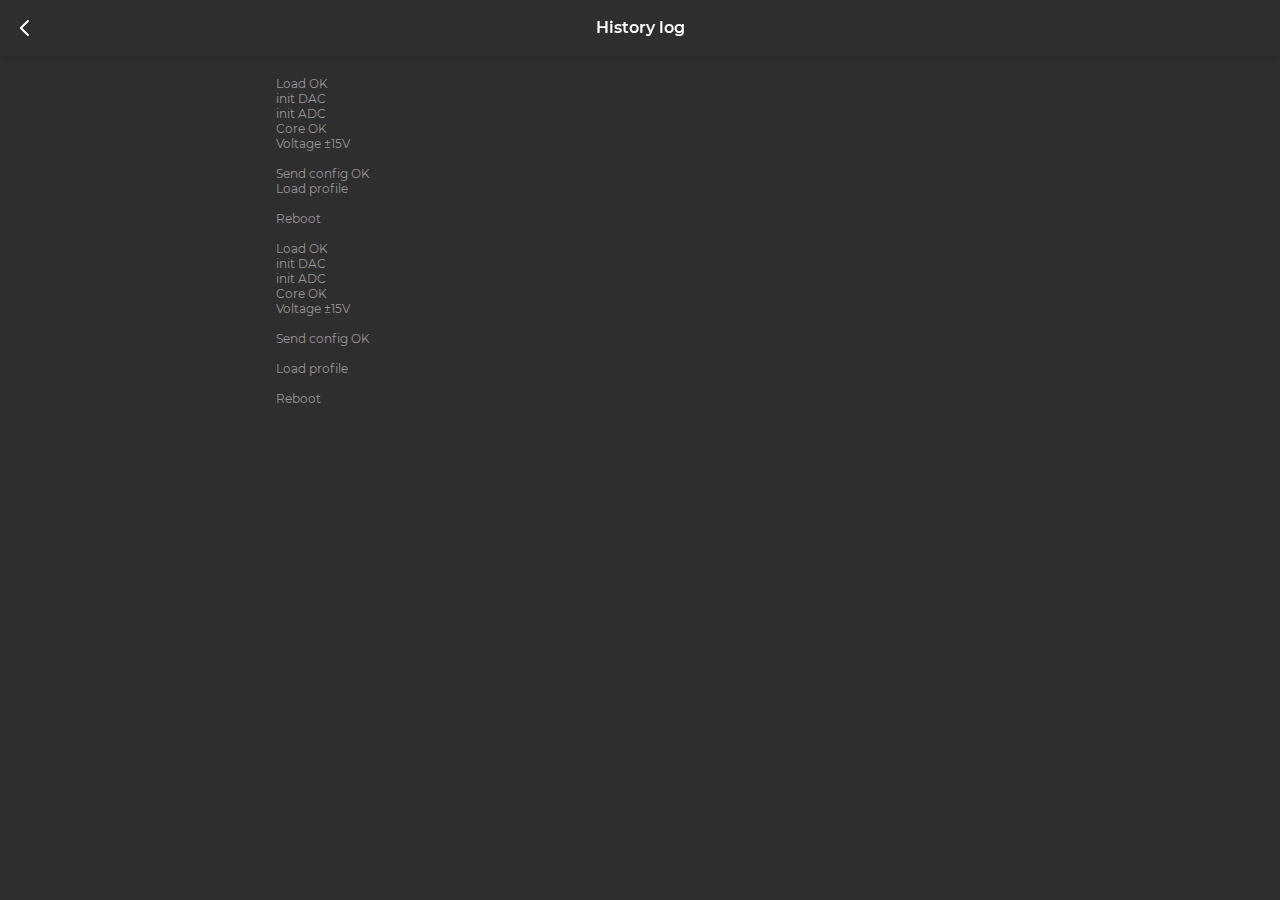
<file: templates/setting-log.html>
<!DOCTYPE html>
<html lang="ru">
  <head>
    <meta charset="UTF-8"/>
    <meta name="viewport" content="width=device-width, initial-scale=1, user-scalable=no"/>
    <title>Main</title>
    <meta name="apple-mobile-web-app-capable" content="yes"/>
    <meta name="mobile-web-app-capable" content="yes"/>
    <meta name="theme-color" content="#2E2E2E"/>
    <meta name="msapplication-navbutton-color" content="#2E2E2E"/>
    <meta name="apple-mobile-web-app-status-bar-style" content="#2E2E2E"/>
    <link rel="stylesheet" href="/static/css/libs.min.css"/>
    <link rel="stylesheet" href="/static/css/main.min.css"/>
  </head>
  <body>
    <div class="wrapper">
      <header class="header header__shadow"><a class="header__btn btn__back" href="setting.html"><svg width="24" height="24" viewBox="0 0 24 24" fill="none" xmlns="http://www.w3.org/2000/svg"><g stroke="currentColor"><path d="M11.9289 4.92893L4.85786 12L11.9289 19.0711" stroke-width="2" stroke-linecap="round" stroke-linejoin="round"/></g></svg></a>
        <div class="pagetitle">History log</div>
      </header>
      <div class="sidebar js-sidebar">
        <button class="sidebar__close js-sidebar__close"><svg width="20" height="20" viewBox="0 0 20 20" fill="none" xmlns="http://www.w3.org/2000/svg">
<g fill="currentColor">
<path d="M10 0C4.48606 0 0 4.48606 0 10C0 15.5139 4.48606 20 10 20C15.5139 20 20 15.5139 20 10C20 4.48606 15.5139 0 10 0ZM13.6207 12.5332C13.6951 12.6039 13.7546 12.6888 13.7957 12.7829C13.8368 12.877 13.8587 12.9783 13.86 13.081C13.8613 13.1837 13.8421 13.2856 13.8034 13.3807C13.7647 13.4758 13.7074 13.5622 13.6348 13.6348C13.5622 13.7074 13.4758 13.7647 13.3807 13.8034C13.2856 13.8421 13.1837 13.8613 13.081 13.86C12.9783 13.8587 12.877 13.8368 12.7829 13.7957C12.6888 13.7546 12.6039 13.6951 12.5332 13.6207L10 11.088L7.46683 13.6207C7.32139 13.7588 7.12774 13.8347 6.92716 13.8322C6.72657 13.8296 6.53492 13.7488 6.39307 13.6069C6.25123 13.4651 6.1704 13.2734 6.16784 13.0728C6.16527 12.8723 6.24116 12.6786 6.37933 12.5332L8.91202 10L6.37933 7.46683C6.24116 7.32139 6.16527 7.12774 6.16784 6.92716C6.1704 6.72657 6.25123 6.53492 6.39307 6.39307C6.53492 6.25123 6.72657 6.1704 6.92716 6.16784C7.12774 6.16527 7.32139 6.24116 7.46683 6.37933L10 8.91202L12.5332 6.37933C12.6786 6.24116 12.8723 6.16527 13.0728 6.16784C13.2734 6.1704 13.4651 6.25123 13.6069 6.39307C13.7488 6.53492 13.8296 6.72657 13.8322 6.92716C13.8347 7.12774 13.7588 7.32139 13.6207 7.46683L11.088 10L13.6207 12.5332Z"/>
</g>
</svg>

        </button>
        <div class="sidebar__menu">
          <a class="sidebar__menu_link" href="files-browser.html">
            <svg width="24" height="24" viewBox="0 0 24 24" fill="none" xmlns="http://www.w3.org/2000/svg">
<g fill="currentColor">
<path d="M12.4302 10.9558V6.52632H15.002V9.89474H16.7166V4.84211H12.4302V4H4.71457V17.4737H3V19.1579H10.9385C10.2346 18.1708 9.8574 16.9946 9.8583 15.7895C9.8583 13.7853 10.8785 12.0253 12.4302 10.9558ZM9.00101 10.7368H10.7156V12.4211H9.00101V10.7368ZM19.0227 15.2589L20 14.4168L19.1427 12.96L17.8996 13.3726C17.6253 13.1453 17.3167 12.9684 16.9738 12.8421L16.7166 11.5789H15.002L14.7448 12.8337C14.4019 12.96 14.0933 13.1368 13.819 13.3642L12.5759 12.9516L11.7186 14.4084L12.6959 15.2505C12.6273 15.6716 12.6273 15.8905 12.6959 16.3116L11.7186 17.1537L12.5759 18.6105L13.819 18.1979C14.0933 18.4253 14.4019 18.6021 14.7448 18.7284L15.002 20H16.7166L16.9738 18.7453C17.3167 18.6189 17.6253 18.4421 17.8996 18.2147L19.1427 18.6274L20 17.1705L19.0227 16.3284C19.0913 15.8989 19.0913 15.68 19.0227 15.2589ZM15.8593 17.4737C14.9163 17.4737 14.1447 16.7158 14.1447 15.7895C14.1447 14.8632 14.9163 14.1053 15.8593 14.1053C16.8023 14.1053 17.5739 14.8632 17.5739 15.7895C17.5739 16.7158 16.8023 17.4737 15.8593 17.4737Z"/>
</g>
</svg>Files</a>
          <a class="sidebar__menu_link" href="playlists-browser.html">
            <svg width="24" height="24" viewBox="0 0 24 24" fill="none" xmlns="http://www.w3.org/2000/svg">
<g fill="currentColor">
<path d="M12.4302 10.9558V6.52632H15.002V9.89474H16.7166V4.84211H12.4302V4H4.71457V17.4737H3V19.1579H10.9385C10.2346 18.1708 9.8574 16.9946 9.8583 15.7895C9.8583 13.7853 10.8785 12.0253 12.4302 10.9558ZM9.00101 10.7368H10.7156V12.4211H9.00101V10.7368ZM19.0227 15.2589L20 14.4168L19.1427 12.96L17.8996 13.3726C17.6253 13.1453 17.3167 12.9684 16.9738 12.8421L16.7166 11.5789H15.002L14.7448 12.8337C14.4019 12.96 14.0933 13.1368 13.819 13.3642L12.5759 12.9516L11.7186 14.4084L12.6959 15.2505C12.6273 15.6716 12.6273 15.8905 12.6959 16.3116L11.7186 17.1537L12.5759 18.6105L13.819 18.1979C14.0933 18.4253 14.4019 18.6021 14.7448 18.7284L15.002 20H16.7166L16.9738 18.7453C17.3167 18.6189 17.6253 18.4421 17.8996 18.2147L19.1427 18.6274L20 17.1705L19.0227 16.3284C19.0913 15.8989 19.0913 15.68 19.0227 15.2589ZM15.8593 17.4737C14.9163 17.4737 14.1447 16.7158 14.1447 15.7895C14.1447 14.8632 14.9163 14.1053 15.8593 14.1053C16.8023 14.1053 17.5739 14.8632 17.5739 15.7895C17.5739 16.7158 16.8023 17.4737 15.8593 17.4737Z"/>
</g>
</svg>Playlists</a>
          <a class="sidebar__menu_link" href="dsp-setting.html">
            <svg width="24" height="24" viewBox="0 0 24 24" fill="none" xmlns="http://www.w3.org/2000/svg">
<g fill="currentColor">
<path d="M12.4302 10.9558V6.52632H15.002V9.89474H16.7166V4.84211H12.4302V4H4.71457V17.4737H3V19.1579H10.9385C10.2346 18.1708 9.8574 16.9946 9.8583 15.7895C9.8583 13.7853 10.8785 12.0253 12.4302 10.9558ZM9.00101 10.7368H10.7156V12.4211H9.00101V10.7368ZM19.0227 15.2589L20 14.4168L19.1427 12.96L17.8996 13.3726C17.6253 13.1453 17.3167 12.9684 16.9738 12.8421L16.7166 11.5789H15.002L14.7448 12.8337C14.4019 12.96 14.0933 13.1368 13.819 13.3642L12.5759 12.9516L11.7186 14.4084L12.6959 15.2505C12.6273 15.6716 12.6273 15.8905 12.6959 16.3116L11.7186 17.1537L12.5759 18.6105L13.819 18.1979C14.0933 18.4253 14.4019 18.6021 14.7448 18.7284L15.002 20H16.7166L16.9738 18.7453C17.3167 18.6189 17.6253 18.4421 17.8996 18.2147L19.1427 18.6274L20 17.1705L19.0227 16.3284C19.0913 15.8989 19.0913 15.68 19.0227 15.2589ZM15.8593 17.4737C14.9163 17.4737 14.1447 16.7158 14.1447 15.7895C14.1447 14.8632 14.9163 14.1053 15.8593 14.1053C16.8023 14.1053 17.5739 14.8632 17.5739 15.7895C17.5739 16.7158 16.8023 17.4737 15.8593 17.4737Z"/>
</g>
</svg>DSP Setup</a><a class="sidebar__menu_link" href="setting.html">
            <svg width="24" height="24" viewBox="0 0 24 24" fill="none" xmlns="http://www.w3.org/2000/svg">
<g fill="currentColor">
<path d="M18.7636 12.4302C18.8043 12.1333 18.8246 11.8266 18.8246 11.5C18.8246 11.1833 18.8043 10.8667 18.7534 10.5698L20.8186 9.00625C20.9076 8.9349 20.9684 8.83574 20.9906 8.72567C21.0129 8.6156 20.9952 8.50143 20.9406 8.40261L18.9874 5.11719C18.9299 5.0178 18.8381 4.94142 18.7282 4.90157C18.6184 4.86172 18.4976 4.86098 18.3872 4.89948L15.9558 5.84948C15.4472 5.47344 14.908 5.15677 14.3078 4.91927L13.9415 2.40573C13.9235 2.29245 13.8643 2.18922 13.7747 2.11477C13.6851 2.04032 13.5711 1.9996 13.4532 2H9.54676C9.30261 2 9.10932 2.16823 9.06863 2.40573L8.70239 4.91927C8.10218 5.15677 7.55283 5.48334 7.05435 5.84948L4.62298 4.89948C4.39917 4.82031 4.14484 4.89948 4.02276 5.11719L2.0797 8.40261C1.95762 8.61042 1.99831 8.86771 2.20178 9.00625L4.26692 10.5698C4.21605 10.8667 4.17536 11.1932 4.17536 11.5C4.17536 11.8068 4.19571 12.1333 4.24657 12.4302L2.18143 13.9938C2.09244 14.0651 2.03163 14.1643 2.00938 14.2743C1.98712 14.3844 2.00478 14.4986 2.05935 14.5974L4.01259 17.8828C4.13467 18.1005 4.389 18.1698 4.6128 18.1005L7.04418 17.1505C7.55283 17.5266 8.09201 17.8432 8.69222 18.0807L9.05845 20.5943C9.10932 20.8318 9.30261 21 9.54676 21H13.4532C13.6974 21 13.9009 20.8318 13.9314 20.5943L14.2976 18.0807C14.8978 17.8432 15.4472 17.5266 15.9456 17.1505L18.377 18.1005C18.6008 18.1797 18.8552 18.1005 18.9772 17.8828L20.9305 14.5974C21.0525 14.3797 21.0017 14.1323 20.8084 13.9938L18.7636 12.4302ZM11.5 15.0625C9.48572 15.0625 7.83768 13.4594 7.83768 11.5C7.83768 9.54063 9.48572 7.9375 11.5 7.9375C13.5143 7.9375 15.1623 9.54063 15.1623 11.5C15.1623 13.4594 13.5143 15.0625 11.5 15.0625Z"/>
</g>
</svg>
            Settings</a><a class="sidebar__menu_link" href="#">
            <svg width="24" height="24" viewBox="0 0 24 24" fill="none" xmlns="http://www.w3.org/2000/svg">
<g fill="currentColor">
<path d="M9.07143 17.1766H13.9286C14.2506 17.1766 14.5595 17.0495 14.7872 16.8234C15.0149 16.5973 15.1429 16.2906 15.1429 15.9707V9.94148H17.0687C17.3088 9.94143 17.5436 9.87068 17.7432 9.73818C17.9428 9.60567 18.0984 9.41736 18.1903 9.19705C18.2822 8.97675 18.3063 8.73433 18.2594 8.50045C18.2126 8.26657 18.097 8.05173 17.9272 7.88309L12.3585 2.35306C12.1308 2.12699 11.822 2 11.5 2C11.178 2 10.8692 2.12699 10.6415 2.35306L5.07279 7.88309C4.90302 8.05173 4.78741 8.26657 4.74058 8.50045C4.69375 8.73433 4.71779 8.97675 4.80968 9.19705C4.90156 9.41736 5.05716 9.60567 5.2568 9.73818C5.45644 9.87068 5.69116 9.94143 5.93129 9.94148H7.85714V15.9707C7.85714 16.2906 7.98508 16.5973 8.2128 16.8234C8.44052 17.0495 8.74938 17.1766 9.07143 17.1766ZM4.21429 19.5883H18.7857C19.1078 19.5883 19.4166 19.7153 19.6443 19.9415C19.8721 20.1676 20 20.4743 20 20.7941C20 21.114 19.8721 21.4207 19.6443 21.6468C19.4166 21.873 19.1078 22 18.7857 22H4.21429C3.89224 22 3.58338 21.873 3.35566 21.6468C3.12793 21.4207 3 21.114 3 20.7941C3 20.4743 3.12793 20.1676 3.35566 19.9415C3.58338 19.7153 3.89224 19.5883 4.21429 19.5883Z"/>
</g>
</svg>Load profile</a><a class="sidebar__menu_link" href="#">
            <svg width="24" height="24" viewBox="0 0 24 24" fill="none" xmlns="http://www.w3.org/2000/svg">
<g fill="currentColor">
<path d="M9.71429 2H14.2857C14.5888 2 14.8795 2.12705 15.0938 2.35319C15.3082 2.57933 15.4286 2.88604 15.4286 3.20585V9.23511H17.2411C17.4671 9.23516 17.6881 9.30591 17.876 9.43842C18.0639 9.57092 18.2103 9.75923 18.2968 9.97954C18.3833 10.1998 18.4059 10.4423 18.3618 10.6761C18.3177 10.91 18.2089 11.1249 18.0491 11.2935L12.808 16.8235C12.5937 17.0496 12.303 17.1766 12 17.1766C11.697 17.1766 11.4063 17.0496 11.192 16.8235L5.95086 11.2935C5.79107 11.1249 5.68227 10.91 5.63819 10.6761C5.59411 10.4423 5.61675 10.1998 5.70323 9.97954C5.78971 9.75923 5.93615 9.57092 6.12405 9.43842C6.31194 9.30591 6.53286 9.23516 6.75886 9.23511H8.57143V3.20585C8.57143 2.88604 8.69184 2.57933 8.90616 2.35319C9.12049 2.12705 9.41118 2 9.71429 2ZM5.14286 19.5883H18.8571C19.1602 19.5883 19.4509 19.7153 19.6653 19.9415C19.8796 20.1676 20 20.4743 20 20.7941C20 21.114 19.8796 21.4207 19.6653 21.6468C19.4509 21.873 19.1602 22 18.8571 22H5.14286C4.83975 22 4.54906 21.873 4.33474 21.6468C4.12041 21.4207 4 21.114 4 20.7941C4 20.4743 4.12041 20.1676 4.33474 19.9415C4.54906 19.7153 4.83975 19.5883 5.14286 19.5883Z"/>
</g>
</svg>
            Save profile</a></div>
      </div>
      <main class="setting history">
        <div class="history-info info">
          <div class="info__list">
            <div class="info__group">
              <div class="info__item"><span>Load OK</span></div>
              <div class="info__item"><span>init DAC</span></div>
              <div class="info__item"><span>init ADC</span></div>
              <div class="info__item"><span>Core OK</span></div>
              <div class="info__item"><span>Voltage ±15V</span></div>
            </div>
            <div class="info__group">
              <div class="info__item"><span>Send config OK</span></div>
              <div class="info__item"><span>Load profile</span></div>
            </div>
            <div class="info__group">
              <div class="info__item"><span>Reboot</span></div>
            </div>
            <div class="info__group">
              <div class="info__item"><span>Load OK</span></div>
              <div class="info__item"><span>init DAC</span></div>
              <div class="info__item"><span>init ADC</span></div>
              <div class="info__item"><span>Core OK</span></div>
              <div class="info__item"><span>Voltage ±15V</span></div>
            </div>
            <div class="info__group">
              <div class="info__item"><span>Send config OK</span></div>
            </div>
            <div class="info__group">
              <div class="info__item"><span>Load profile</span></div>
            </div>
            <div class="info__group">
              <div class="info__item"><span>Reboot</span></div>
            </div>
          </div>
        </div>
      </main>
      <footer class="footer"></footer>
    </div>
    <div class="overlay"></div>
    <div class="modal" id="clearLog">
      <div class="modal__header">
        <div class="modal__header_text">Clear log?</div>
      </div>
      <div class="modal__footer">
        <button class="btn btn--accent modal__btn">Clear</button>
        <button class="btn modal__btn js-modal-close">Cancel</button>
      </div>
    </div>
    <script src="/static/js/libs.min.js"></script>
    <script src="/static/js/main.min.js"></script>
  </body>
</html>
</file>
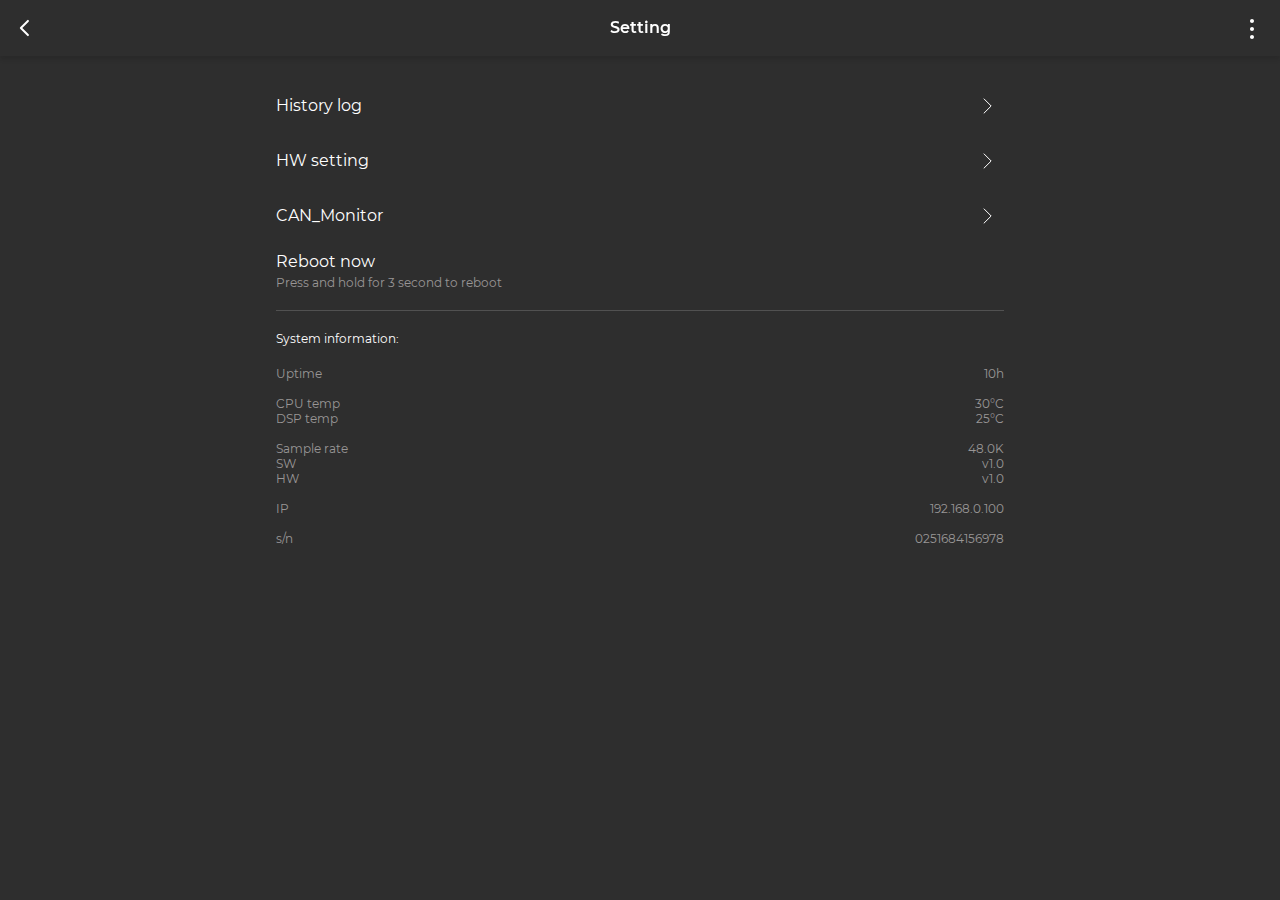
<file: templates/setting.html>
<!DOCTYPE html>
<html lang="ru">
  <head>
    <meta charset="UTF-8"/>
    <meta name="viewport" content="width=device-width, initial-scale=1, user-scalable=no"/>
    <title>Main</title>
    <meta name="apple-mobile-web-app-capable" content="yes"/>
    <meta name="mobile-web-app-capable" content="yes"/>
    <meta name="theme-color" content="#2E2E2E"/>
    <meta name="msapplication-navbutton-color" content="#2E2E2E"/>
    <meta name="apple-mobile-web-app-status-bar-style" content="#2E2E2E"/>
    <link rel="stylesheet" href="/static/css/libs.min.css"/>
    <link rel="stylesheet" href="/static/css/main.min.css"/>
  </head>
  <body>
    <div class="wrapper">
      <header class="header header__shadow"><a class="header__btn btn__back" href="index.html"><svg width="24" height="24" viewBox="0 0 24 24" fill="none" xmlns="http://www.w3.org/2000/svg"><g stroke="currentColor"><path d="M11.9289 4.92893L4.85786 12L11.9289 19.0711" stroke-width="2" stroke-linecap="round" stroke-linejoin="round"/></g></svg></a>
        <div class="pagetitle">Setting</div>
        <button class="header__btn btn__menu js-btn__menu"><svg width="24" height="24" viewBox="0 0 24 24" fill="none" xmlns="http://www.w3.org/2000/svg"><path d="M12 6C13.1046 6 14 5.10457 14 4C14 2.89543 13.1046 2 12 2C10.8954 2 10 2.89543 10 4C10 5.10457 10.8954 6 12 6Z" fill="currentColor"/><path d="M12 14C13.1046 14 14 13.1046 14 12C14 10.8954 13.1046 10 12 10C10.8954 10 10 10.8954 10 12C10 13.1046 10.8954 14 12 14Z" fill="currentColor"/><path d="M12 22C13.1046 22 14 21.1046 14 20C14 18.8954 13.1046 18 12 18C10.8954 18 10 18.8954 10 20C10 21.1046 10.8954 22 12 22Z" fill="currentColor"/></svg></button>
      </header>
      <div class="sidebar js-sidebar">
        <button class="sidebar__close js-sidebar__close"><svg width="20" height="20" viewBox="0 0 20 20" fill="none" xmlns="http://www.w3.org/2000/svg">
<g fill="currentColor">
<path d="M10 0C4.48606 0 0 4.48606 0 10C0 15.5139 4.48606 20 10 20C15.5139 20 20 15.5139 20 10C20 4.48606 15.5139 0 10 0ZM13.6207 12.5332C13.6951 12.6039 13.7546 12.6888 13.7957 12.7829C13.8368 12.877 13.8587 12.9783 13.86 13.081C13.8613 13.1837 13.8421 13.2856 13.8034 13.3807C13.7647 13.4758 13.7074 13.5622 13.6348 13.6348C13.5622 13.7074 13.4758 13.7647 13.3807 13.8034C13.2856 13.8421 13.1837 13.8613 13.081 13.86C12.9783 13.8587 12.877 13.8368 12.7829 13.7957C12.6888 13.7546 12.6039 13.6951 12.5332 13.6207L10 11.088L7.46683 13.6207C7.32139 13.7588 7.12774 13.8347 6.92716 13.8322C6.72657 13.8296 6.53492 13.7488 6.39307 13.6069C6.25123 13.4651 6.1704 13.2734 6.16784 13.0728C6.16527 12.8723 6.24116 12.6786 6.37933 12.5332L8.91202 10L6.37933 7.46683C6.24116 7.32139 6.16527 7.12774 6.16784 6.92716C6.1704 6.72657 6.25123 6.53492 6.39307 6.39307C6.53492 6.25123 6.72657 6.1704 6.92716 6.16784C7.12774 6.16527 7.32139 6.24116 7.46683 6.37933L10 8.91202L12.5332 6.37933C12.6786 6.24116 12.8723 6.16527 13.0728 6.16784C13.2734 6.1704 13.4651 6.25123 13.6069 6.39307C13.7488 6.53492 13.8296 6.72657 13.8322 6.92716C13.8347 7.12774 13.7588 7.32139 13.6207 7.46683L11.088 10L13.6207 12.5332Z"/>
</g>
</svg>

        </button>
        <div class="sidebar__menu">
          <a class="sidebar__menu_link" href="files-browser.html">
            <svg width="24" height="24" viewBox="0 0 24 24" fill="none" xmlns="http://www.w3.org/2000/svg">
<g fill="currentColor">
<path d="M12.4302 10.9558V6.52632H15.002V9.89474H16.7166V4.84211H12.4302V4H4.71457V17.4737H3V19.1579H10.9385C10.2346 18.1708 9.8574 16.9946 9.8583 15.7895C9.8583 13.7853 10.8785 12.0253 12.4302 10.9558ZM9.00101 10.7368H10.7156V12.4211H9.00101V10.7368ZM19.0227 15.2589L20 14.4168L19.1427 12.96L17.8996 13.3726C17.6253 13.1453 17.3167 12.9684 16.9738 12.8421L16.7166 11.5789H15.002L14.7448 12.8337C14.4019 12.96 14.0933 13.1368 13.819 13.3642L12.5759 12.9516L11.7186 14.4084L12.6959 15.2505C12.6273 15.6716 12.6273 15.8905 12.6959 16.3116L11.7186 17.1537L12.5759 18.6105L13.819 18.1979C14.0933 18.4253 14.4019 18.6021 14.7448 18.7284L15.002 20H16.7166L16.9738 18.7453C17.3167 18.6189 17.6253 18.4421 17.8996 18.2147L19.1427 18.6274L20 17.1705L19.0227 16.3284C19.0913 15.8989 19.0913 15.68 19.0227 15.2589ZM15.8593 17.4737C14.9163 17.4737 14.1447 16.7158 14.1447 15.7895C14.1447 14.8632 14.9163 14.1053 15.8593 14.1053C16.8023 14.1053 17.5739 14.8632 17.5739 15.7895C17.5739 16.7158 16.8023 17.4737 15.8593 17.4737Z"/>
</g>
</svg>Files</a>
          <a class="sidebar__menu_link" href="playlists-browser.html">
            <svg width="24" height="24" viewBox="0 0 24 24" fill="none" xmlns="http://www.w3.org/2000/svg">
<g fill="currentColor">
<path d="M12.4302 10.9558V6.52632H15.002V9.89474H16.7166V4.84211H12.4302V4H4.71457V17.4737H3V19.1579H10.9385C10.2346 18.1708 9.8574 16.9946 9.8583 15.7895C9.8583 13.7853 10.8785 12.0253 12.4302 10.9558ZM9.00101 10.7368H10.7156V12.4211H9.00101V10.7368ZM19.0227 15.2589L20 14.4168L19.1427 12.96L17.8996 13.3726C17.6253 13.1453 17.3167 12.9684 16.9738 12.8421L16.7166 11.5789H15.002L14.7448 12.8337C14.4019 12.96 14.0933 13.1368 13.819 13.3642L12.5759 12.9516L11.7186 14.4084L12.6959 15.2505C12.6273 15.6716 12.6273 15.8905 12.6959 16.3116L11.7186 17.1537L12.5759 18.6105L13.819 18.1979C14.0933 18.4253 14.4019 18.6021 14.7448 18.7284L15.002 20H16.7166L16.9738 18.7453C17.3167 18.6189 17.6253 18.4421 17.8996 18.2147L19.1427 18.6274L20 17.1705L19.0227 16.3284C19.0913 15.8989 19.0913 15.68 19.0227 15.2589ZM15.8593 17.4737C14.9163 17.4737 14.1447 16.7158 14.1447 15.7895C14.1447 14.8632 14.9163 14.1053 15.8593 14.1053C16.8023 14.1053 17.5739 14.8632 17.5739 15.7895C17.5739 16.7158 16.8023 17.4737 15.8593 17.4737Z"/>
</g>
</svg>Playlists</a>
          <a class="sidebar__menu_link" href="dsp-setting.html">
            <svg width="24" height="24" viewBox="0 0 24 24" fill="none" xmlns="http://www.w3.org/2000/svg">
<g fill="currentColor">
<path d="M12.4302 10.9558V6.52632H15.002V9.89474H16.7166V4.84211H12.4302V4H4.71457V17.4737H3V19.1579H10.9385C10.2346 18.1708 9.8574 16.9946 9.8583 15.7895C9.8583 13.7853 10.8785 12.0253 12.4302 10.9558ZM9.00101 10.7368H10.7156V12.4211H9.00101V10.7368ZM19.0227 15.2589L20 14.4168L19.1427 12.96L17.8996 13.3726C17.6253 13.1453 17.3167 12.9684 16.9738 12.8421L16.7166 11.5789H15.002L14.7448 12.8337C14.4019 12.96 14.0933 13.1368 13.819 13.3642L12.5759 12.9516L11.7186 14.4084L12.6959 15.2505C12.6273 15.6716 12.6273 15.8905 12.6959 16.3116L11.7186 17.1537L12.5759 18.6105L13.819 18.1979C14.0933 18.4253 14.4019 18.6021 14.7448 18.7284L15.002 20H16.7166L16.9738 18.7453C17.3167 18.6189 17.6253 18.4421 17.8996 18.2147L19.1427 18.6274L20 17.1705L19.0227 16.3284C19.0913 15.8989 19.0913 15.68 19.0227 15.2589ZM15.8593 17.4737C14.9163 17.4737 14.1447 16.7158 14.1447 15.7895C14.1447 14.8632 14.9163 14.1053 15.8593 14.1053C16.8023 14.1053 17.5739 14.8632 17.5739 15.7895C17.5739 16.7158 16.8023 17.4737 15.8593 17.4737Z"/>
</g>
</svg>DSP Setup</a><a class="sidebar__menu_link" href="setting.html">
            <svg width="24" height="24" viewBox="0 0 24 24" fill="none" xmlns="http://www.w3.org/2000/svg">
<g fill="currentColor">
<path d="M18.7636 12.4302C18.8043 12.1333 18.8246 11.8266 18.8246 11.5C18.8246 11.1833 18.8043 10.8667 18.7534 10.5698L20.8186 9.00625C20.9076 8.9349 20.9684 8.83574 20.9906 8.72567C21.0129 8.6156 20.9952 8.50143 20.9406 8.40261L18.9874 5.11719C18.9299 5.0178 18.8381 4.94142 18.7282 4.90157C18.6184 4.86172 18.4976 4.86098 18.3872 4.89948L15.9558 5.84948C15.4472 5.47344 14.908 5.15677 14.3078 4.91927L13.9415 2.40573C13.9235 2.29245 13.8643 2.18922 13.7747 2.11477C13.6851 2.04032 13.5711 1.9996 13.4532 2H9.54676C9.30261 2 9.10932 2.16823 9.06863 2.40573L8.70239 4.91927C8.10218 5.15677 7.55283 5.48334 7.05435 5.84948L4.62298 4.89948C4.39917 4.82031 4.14484 4.89948 4.02276 5.11719L2.0797 8.40261C1.95762 8.61042 1.99831 8.86771 2.20178 9.00625L4.26692 10.5698C4.21605 10.8667 4.17536 11.1932 4.17536 11.5C4.17536 11.8068 4.19571 12.1333 4.24657 12.4302L2.18143 13.9938C2.09244 14.0651 2.03163 14.1643 2.00938 14.2743C1.98712 14.3844 2.00478 14.4986 2.05935 14.5974L4.01259 17.8828C4.13467 18.1005 4.389 18.1698 4.6128 18.1005L7.04418 17.1505C7.55283 17.5266 8.09201 17.8432 8.69222 18.0807L9.05845 20.5943C9.10932 20.8318 9.30261 21 9.54676 21H13.4532C13.6974 21 13.9009 20.8318 13.9314 20.5943L14.2976 18.0807C14.8978 17.8432 15.4472 17.5266 15.9456 17.1505L18.377 18.1005C18.6008 18.1797 18.8552 18.1005 18.9772 17.8828L20.9305 14.5974C21.0525 14.3797 21.0017 14.1323 20.8084 13.9938L18.7636 12.4302ZM11.5 15.0625C9.48572 15.0625 7.83768 13.4594 7.83768 11.5C7.83768 9.54063 9.48572 7.9375 11.5 7.9375C13.5143 7.9375 15.1623 9.54063 15.1623 11.5C15.1623 13.4594 13.5143 15.0625 11.5 15.0625Z"/>
</g>
</svg>
            Settings</a><a class="sidebar__menu_link" href="#">
            <svg width="24" height="24" viewBox="0 0 24 24" fill="none" xmlns="http://www.w3.org/2000/svg">
<g fill="currentColor">
<path d="M9.07143 17.1766H13.9286C14.2506 17.1766 14.5595 17.0495 14.7872 16.8234C15.0149 16.5973 15.1429 16.2906 15.1429 15.9707V9.94148H17.0687C17.3088 9.94143 17.5436 9.87068 17.7432 9.73818C17.9428 9.60567 18.0984 9.41736 18.1903 9.19705C18.2822 8.97675 18.3063 8.73433 18.2594 8.50045C18.2126 8.26657 18.097 8.05173 17.9272 7.88309L12.3585 2.35306C12.1308 2.12699 11.822 2 11.5 2C11.178 2 10.8692 2.12699 10.6415 2.35306L5.07279 7.88309C4.90302 8.05173 4.78741 8.26657 4.74058 8.50045C4.69375 8.73433 4.71779 8.97675 4.80968 9.19705C4.90156 9.41736 5.05716 9.60567 5.2568 9.73818C5.45644 9.87068 5.69116 9.94143 5.93129 9.94148H7.85714V15.9707C7.85714 16.2906 7.98508 16.5973 8.2128 16.8234C8.44052 17.0495 8.74938 17.1766 9.07143 17.1766ZM4.21429 19.5883H18.7857C19.1078 19.5883 19.4166 19.7153 19.6443 19.9415C19.8721 20.1676 20 20.4743 20 20.7941C20 21.114 19.8721 21.4207 19.6443 21.6468C19.4166 21.873 19.1078 22 18.7857 22H4.21429C3.89224 22 3.58338 21.873 3.35566 21.6468C3.12793 21.4207 3 21.114 3 20.7941C3 20.4743 3.12793 20.1676 3.35566 19.9415C3.58338 19.7153 3.89224 19.5883 4.21429 19.5883Z"/>
</g>
</svg>Load profile</a><a class="sidebar__menu_link" href="#">
            <svg width="24" height="24" viewBox="0 0 24 24" fill="none" xmlns="http://www.w3.org/2000/svg">
<g fill="currentColor">
<path d="M9.71429 2H14.2857C14.5888 2 14.8795 2.12705 15.0938 2.35319C15.3082 2.57933 15.4286 2.88604 15.4286 3.20585V9.23511H17.2411C17.4671 9.23516 17.6881 9.30591 17.876 9.43842C18.0639 9.57092 18.2103 9.75923 18.2968 9.97954C18.3833 10.1998 18.4059 10.4423 18.3618 10.6761C18.3177 10.91 18.2089 11.1249 18.0491 11.2935L12.808 16.8235C12.5937 17.0496 12.303 17.1766 12 17.1766C11.697 17.1766 11.4063 17.0496 11.192 16.8235L5.95086 11.2935C5.79107 11.1249 5.68227 10.91 5.63819 10.6761C5.59411 10.4423 5.61675 10.1998 5.70323 9.97954C5.78971 9.75923 5.93615 9.57092 6.12405 9.43842C6.31194 9.30591 6.53286 9.23516 6.75886 9.23511H8.57143V3.20585C8.57143 2.88604 8.69184 2.57933 8.90616 2.35319C9.12049 2.12705 9.41118 2 9.71429 2ZM5.14286 19.5883H18.8571C19.1602 19.5883 19.4509 19.7153 19.6653 19.9415C19.8796 20.1676 20 20.4743 20 20.7941C20 21.114 19.8796 21.4207 19.6653 21.6468C19.4509 21.873 19.1602 22 18.8571 22H5.14286C4.83975 22 4.54906 21.873 4.33474 21.6468C4.12041 21.4207 4 21.114 4 20.7941C4 20.4743 4.12041 20.1676 4.33474 19.9415C4.54906 19.7153 4.83975 19.5883 5.14286 19.5883Z"/>
</g>
</svg>
            Save profile</a></div>
      </div>
      <main class="setting">
        <ul class="setting__menu">
          <li class="setting__menu_item"><a class="setting__menu_link" href="setting-log.html">
              History log<svg width="24" height="24" viewBox="0 0 24 24" fill="none" xmlns="http://www.w3.org/2000/svg">
<g stroke="currentColor">
<path d="M12.0711 4.92893L19.1421 12L12.0711 19.0711" stroke-linecap="round" stroke-linejoin="round"/>
</g>
</svg></a></li>
          <li class="setting__menu_item"><a class="setting__menu_link" href="setting-hw.html">
              HW setting<svg width="24" height="24" viewBox="0 0 24 24" fill="none" xmlns="http://www.w3.org/2000/svg">
<g stroke="currentColor">
<path d="M12.0711 4.92893L19.1421 12L12.0711 19.0711" stroke-linecap="round" stroke-linejoin="round"/>
</g>
</svg></a></li>
          <li class="setting__menu_item"><a class="setting__menu_link" href="setting-can.html">
              CAN_Monitor<svg width="24" height="24" viewBox="0 0 24 24" fill="none" xmlns="http://www.w3.org/2000/svg">
<g stroke="currentColor">
<path d="M12.0711 4.92893L19.1421 12L12.0711 19.0711" stroke-linecap="round" stroke-linejoin="round"/>
</g>
</svg></a></li>
          <li class="setting__menu_item"><a class="setting__menu_link js-reboot-btn" href="#">Reboot now<span class="setting__menu_text">Press and hold for 3 second to reboot</span>
              <div class="hold">
                <div class="hold__text">Hold for 3 seconds</div>
                <div class="hold__line"></div>
              </div></a></li>
        </ul>
        <div class="system-info info">
          <div class="info__title">System information:</div>
          <div class="info__list">
            <div class="info__group">
              <div class="info__item"><span>Uptime</span><span>10h</span></div>
            </div>
            <div class="info__group">
              <div class="info__item"><span>CPU temp</span><span>30°C</span></div>
              <div class="info__item"><span>DSP temp</span><span>25°C</span></div>
            </div>
            <div class="info__group">
              <div class="info__item"><span>Sample rate</span><span>48.0K</span></div>
              <div class="info__item"><span>SW</span><span>v1.0</span></div>
              <div class="info__item"><span>HW</span><span>v1.0</span></div>
            </div>
            <div class="info__group">
              <div class="info__item"><span>IP</span><span>192.168.0.100</span></div>
            </div>
            <div class="info__group">
              <div class="info__item"><span>s/n</span><span>0251684156978</span></div>
            </div>
          </div>
        </div>
      </main>
    </div>
    <div class="overlay"></div>
    <div class="modal" id="reboot">
      <div class="modal__content modal__reboot">
        <div class="modal__timer js-reboot-timer">0</div>
        <div class="modal__text">Rebooting...<span>Please wait</span></div>
      </div>
    </div>
    <script src="/static/js/libs.min.js"></script>
    <script src="/static/js/main.min.js"></script>
  </body>
</html>
</file>
<file: static/css/libs.min.css>
/*!
 * Bootstrap Reboot v4.5.3 (https://getbootstrap.com/)
 * Copyright 2011-2020 The Bootstrap Authors
 * Copyright 2011-2020 Twitter, Inc.
 * Licensed under MIT (https://github.com/twbs/bootstrap/blob/main/LICENSE)
 * Forked from Normalize.css, licensed MIT (https://github.com/necolas/normalize.css/blob/master/LICENSE.md)
 */*,::after,::before{box-sizing:border-box}html{font-family:sans-serif;line-height:1.15;-webkit-text-size-adjust:100%;-webkit-tap-highlight-color:rgba(0,0,0,0)}article,aside,figcaption,figure,footer,header,hgroup,main,nav,section{display:block}body{margin:0;font-family:-apple-system,BlinkMacSystemFont,"Segoe UI",Roboto,"Helvetica Neue",Arial,"Noto Sans",sans-serif,"Apple Color Emoji","Segoe UI Emoji","Segoe UI Symbol","Noto Color Emoji";font-size:1rem;font-weight:400;line-height:1.5;color:#212529;text-align:left;background-color:#fff}[tabindex="-1"]:focus:not(:focus-visible){outline:0!important}hr{box-sizing:content-box;height:0;overflow:visible}h1,h2,h3,h4,h5,h6{margin-top:0;margin-bottom:.5rem}p{margin-top:0;margin-bottom:1rem}abbr[data-original-title],abbr[title]{text-decoration:underline;-webkit-text-decoration:underline dotted;text-decoration:underline dotted;cursor:help;border-bottom:0;-webkit-text-decoration-skip-ink:none;text-decoration-skip-ink:none}address{margin-bottom:1rem;font-style:normal;line-height:inherit}dl,ol,ul{margin-top:0;margin-bottom:1rem}ol ol,ol ul,ul ol,ul ul{margin-bottom:0}dt{font-weight:700}dd{margin-bottom:.5rem;margin-left:0}blockquote{margin:0 0 1rem}b,strong{font-weight:bolder}small{font-size:80%}sub,sup{position:relative;font-size:75%;line-height:0;vertical-align:baseline}sub{bottom:-.25em}sup{top:-.5em}a{color:#007bff;text-decoration:none;background-color:transparent}a:hover{color:#0056b3;text-decoration:underline}a:not([href]):not([class]){color:inherit;text-decoration:none}a:not([href]):not([class]):hover{color:inherit;text-decoration:none}code,kbd,pre,samp{font-family:SFMono-Regular,Menlo,Monaco,Consolas,"Liberation Mono","Courier New",monospace;font-size:1em}pre{margin-top:0;margin-bottom:1rem;overflow:auto;-ms-overflow-style:scrollbar}figure{margin:0 0 1rem}img{vertical-align:middle;border-style:none}svg{overflow:hidden;vertical-align:middle}table{border-collapse:collapse}caption{padding-top:.75rem;padding-bottom:.75rem;color:#6c757d;text-align:left;caption-side:bottom}th{text-align:inherit;text-align:-webkit-match-parent}label{display:inline-block;margin-bottom:.5rem}button{border-radius:0}button:focus{outline:1px dotted;outline:5px auto -webkit-focus-ring-color}button,input,optgroup,select,textarea{margin:0;font-family:inherit;font-size:inherit;line-height:inherit}button,input{overflow:visible}button,select{text-transform:none}[role=button]{cursor:pointer}select{word-wrap:normal}[type=button],[type=reset],[type=submit],button{-webkit-appearance:button}[type=button]:not(:disabled),[type=reset]:not(:disabled),[type=submit]:not(:disabled),button:not(:disabled){cursor:pointer}[type=button]::-moz-focus-inner,[type=reset]::-moz-focus-inner,[type=submit]::-moz-focus-inner,button::-moz-focus-inner{padding:0;border-style:none}input[type=checkbox],input[type=radio]{box-sizing:border-box;padding:0}textarea{overflow:auto;resize:vertical}fieldset{min-width:0;padding:0;margin:0;border:0}legend{display:block;width:100%;max-width:100%;padding:0;margin-bottom:.5rem;font-size:1.5rem;line-height:inherit;color:inherit;white-space:normal}progress{vertical-align:baseline}[type=number]::-webkit-inner-spin-button,[type=number]::-webkit-outer-spin-button{height:auto}[type=search]{outline-offset:-2px;-webkit-appearance:none}[type=search]::-webkit-search-decoration{-webkit-appearance:none}::-webkit-file-upload-button{font:inherit;-webkit-appearance:button}output{display:inline-block}summary{display:list-item;cursor:pointer}template{display:none}[hidden]{display:none!important}/*! nouislider - 14.6.3 - 11/19/2020 */.noUi-target,.noUi-target *{-webkit-touch-callout:none;-webkit-tap-highlight-color:transparent;-webkit-user-select:none;-ms-touch-action:none;touch-action:none;-ms-user-select:none;-moz-user-select:none;user-select:none;-moz-box-sizing:border-box;box-sizing:border-box}.noUi-target{position:relative}.noUi-base,.noUi-connects{width:100%;height:100%;position:relative;z-index:1}.noUi-connects{overflow:hidden;z-index:0}.noUi-connect,.noUi-origin{will-change:transform;position:absolute;z-index:1;top:0;right:0;-ms-transform-origin:0 0;-webkit-transform-origin:0 0;-webkit-transform-style:preserve-3d;transform-origin:0 0;transform-style:flat}.noUi-connect{height:100%;width:100%}.noUi-origin{height:10%;width:10%}.noUi-txt-dir-rtl.noUi-horizontal .noUi-origin{left:0;right:auto}.noUi-vertical .noUi-origin{width:0}.noUi-horizontal .noUi-origin{height:0}.noUi-handle{-webkit-backface-visibility:hidden;backface-visibility:hidden;position:absolute}.noUi-touch-area{height:100%;width:100%}.noUi-state-tap .noUi-connect,.noUi-state-tap .noUi-origin{-webkit-transition:transform .3s;transition:transform .3s}.noUi-state-drag *{cursor:inherit!important}.noUi-horizontal{height:18px}.noUi-horizontal .noUi-handle{width:34px;height:28px;right:-17px;top:-6px}.noUi-vertical{width:18px}.noUi-vertical .noUi-handle{width:28px;height:34px;right:-6px;top:-17px}.noUi-txt-dir-rtl.noUi-horizontal .noUi-handle{left:-17px;right:auto}.noUi-target{background:#fafafa;border-radius:4px;border:1px solid #d3d3d3;box-shadow:inset 0 1px 1px #f0f0f0,0 3px 6px -5px #bbb}.noUi-connects{border-radius:3px}.noUi-connect{background:#3fb8af}.noUi-draggable{cursor:ew-resize}.noUi-vertical .noUi-draggable{cursor:ns-resize}.noUi-handle{border:1px solid #d9d9d9;border-radius:3px;background:#fff;cursor:default;box-shadow:inset 0 0 1px #fff,inset 0 1px 7px #ebebeb,0 3px 6px -3px #bbb}.noUi-active{box-shadow:inset 0 0 1px #fff,inset 0 1px 7px #ddd,0 3px 6px -3px #bbb}.noUi-handle:after,.noUi-handle:before{content:"";display:block;position:absolute;height:14px;width:1px;background:#e8e7e6;left:14px;top:6px}.noUi-handle:after{left:17px}.noUi-vertical .noUi-handle:after,.noUi-vertical .noUi-handle:before{width:14px;height:1px;left:6px;top:14px}.noUi-vertical .noUi-handle:after{top:17px}[disabled] .noUi-connect{background:#b8b8b8}[disabled] .noUi-handle,[disabled].noUi-handle,[disabled].noUi-target{cursor:not-allowed}.noUi-pips,.noUi-pips *{-moz-box-sizing:border-box;box-sizing:border-box}.noUi-pips{position:absolute;color:#999}.noUi-value{position:absolute;white-space:nowrap;text-align:center}.noUi-value-sub{color:#ccc;font-size:10px}.noUi-marker{position:absolute;background:#ccc}.noUi-marker-sub{background:#aaa}.noUi-marker-large{background:#aaa}.noUi-pips-horizontal{padding:10px 0;height:80px;top:100%;left:0;width:100%}.noUi-value-horizontal{-webkit-transform:translate(-50%,50%);transform:translate(-50%,50%)}.noUi-rtl .noUi-value-horizontal{-webkit-transform:translate(50%,50%);transform:translate(50%,50%)}.noUi-marker-horizontal.noUi-marker{margin-left:-1px;width:2px;height:5px}.noUi-marker-horizontal.noUi-marker-sub{height:10px}.noUi-marker-horizontal.noUi-marker-large{height:15px}.noUi-pips-vertical{padding:0 10px;height:100%;top:0;left:100%}.noUi-value-vertical{-webkit-transform:translate(0,-50%);transform:translate(0,-50%);padding-left:25px}.noUi-rtl .noUi-value-vertical{-webkit-transform:translate(0,50%);transform:translate(0,50%)}.noUi-marker-vertical.noUi-marker{width:5px;height:2px;margin-top:-1px}.noUi-marker-vertical.noUi-marker-sub{width:10px}.noUi-marker-vertical.noUi-marker-large{width:15px}.noUi-tooltip{display:block;position:absolute;border:1px solid #d9d9d9;border-radius:3px;background:#fff;color:#000;padding:5px;text-align:center;white-space:nowrap}.noUi-horizontal .noUi-tooltip{-webkit-transform:translate(-50%,0);transform:translate(-50%,0);left:50%;bottom:120%}.noUi-vertical .noUi-tooltip{-webkit-transform:translate(0,-50%);transform:translate(0,-50%);top:50%;right:120%}.noUi-horizontal .noUi-origin>.noUi-tooltip{-webkit-transform:translate(50%,0);transform:translate(50%,0);left:auto;bottom:10px}.noUi-vertical .noUi-origin>.noUi-tooltip{-webkit-transform:translate(0,-18px);transform:translate(0,-18px);top:auto;right:28px}
</file>
<file: static/css/main.min.css>
@font-face{font-family:montserrat;font-style:normal;font-weight:100;src:url(/static/fonts/Montserrat-Thin.woff) format("woff"),url(/static/fonts/Montserrat-Thin.ttf) format("ttf")}@font-face{font-family:montserrat;font-style:italic;font-weight:100;src:url(/static/fonts/Montserrat-ThinItalic.woff) format("woff"),url(/static/fonts/Montserrat-ThinItalic.ttf) format("ttf")}@font-face{font-family:montserrat;font-style:normal;font-weight:200;src:url(/static/fonts/Montserrat-ExtraLight.woff) format("woff"),url(/static/fonts/Montserrat-ExtraLight.ttf) format("ttf")}@font-face{font-family:montserrat;font-style:italic;font-weight:200;src:url(/static/fonts/Montserrat-ExtraLightItalic.woff) format("woff"),url(/static/fonts/Montserrat-ExtraLightItalic.ttf) format("ttf")}@font-face{font-family:montserrat;font-style:normal;font-weight:300;src:url(/static/fonts/Montserrat-Light.woff) format("woff"),url(/static/fonts/Montserrat-Light.ttf) format("ttf")}@font-face{font-family:montserrat;font-style:italic;font-weight:300;src:url(/static/fonts/Montserrat-LightItalic.woff) format("woff"),url(/static/fonts/Montserrat-LightItalic.ttf) format("ttf")}@font-face{font-family:montserrat;font-style:normal;font-weight:400;src:url(/static/fonts/Montserrat-Regular.woff) format("woff"),url(/static/fonts/Montserrat-Regular.ttf) format("ttf")}@font-face{font-family:montserrat;font-style:italic;font-weight:400;src:url(/static/fonts/Montserrat-Italic.woff) format("woff"),url(/static/fonts/Montserrat-Italic.ttf) format("ttf")}@font-face{font-family:montserrat;font-style:normal;font-weight:500;src:url(/static/fonts/Montserrat-Medium.woff) format("woff"),url(/static/fonts/Montserrat-Medium.ttf) format("ttf")}@font-face{font-family:montserrat;font-style:italic;font-weight:500;src:url(/static/fonts/Montserrat-MediumItalic.woff) format("woff"),url(/static/fonts/Montserrat-MediumItalic.ttf) format("ttf")}@font-face{font-family:montserrat;font-style:normal;font-weight:600;src:url(/static/fonts/Montserrat-SemiBold.woff) format("woff"),url(/static/fonts/Montserrat-SemiBold.ttf) format("ttf")}@font-face{font-family:montserrat;font-style:italic;font-weight:600;src:url(/static/fonts/Montserrat-SemiBoldItalic.woff) format("woff"),url(/static/fonts/Montserrat-SemiBoldItalic.ttf) format("ttf")}@font-face{font-family:montserrat;font-style:normal;font-weight:700;src:url(/static/fonts/Montserrat-Bold.woff) format("woff"),url(/static/fonts/Montserrat-Bold.ttf) format("ttf")}@font-face{font-family:montserrat;font-style:italic;font-weight:700;src:url(/static/fonts/Montserrat-BoldItalic.woff) format("woff"),url(/static/fonts/Montserrat-BoldItalic.ttf) format("ttf")}@font-face{font-family:montserrat;font-style:normal;font-weight:800;src:url(/static/fonts/Montserrat-ExtraBold.woff) format("woff"),url(/static/fonts/Montserrat-ExtraBold.ttf) format("ttf")}@font-face{font-family:montserrat;font-style:italic;font-weight:800;src:url(/static/fonts/Montserrat-ExtraBoldItalic.woff) format("woff"),url(/static/fonts/Montserrat-ExtraBoldItalic.ttf) format("ttf")}@font-face{font-family:montserrat;font-style:normal;font-weight:900;src:url(/static/fonts/Montserrat-Black.woff) format("woff"),url(/static/fonts/Montserrat-Black.ttf) format("ttf")}@font-face{font-family:montserrat;font-style:italic;font-weight:900;src:url(/static/fonts/Montserrat-BlackItalic.woff) format("woff"),url(/static/fonts/Montserrat-BlackItalic.ttf) format("ttf")}.browser__wrap,.can-footer__inner,.can-table,.dsp-tab__control,.player-wrap .player__choice,.player-wrap .player__controls,.player-wrap .player__cover,.player-wrap .player__progress-bar,.player-wrap .player__track-name,.playlist__wrap,.setting,.system-info{width:100%;max-width:768px;margin-left:auto;margin-right:auto}.browser__icon,.browser__image,.btn,.delay__info,.dsp-tab__control_item,.filter__info,.header,.playlist__icon,.playlist__image,.range__icon,.setting__menu_link .hold{display:flex;align-items:center;justify-content:center}html{min-height:100%;height:-webkit-fill-available}body{background-color:#2e2e2e;font-family:montserrat,sans-serif;font-weight:400;font-size:18px;line-height:1.5;color:#fff;padding-top:56px;min-width:360px;min-height:100%;height:-webkit-fill-available}::-webkit-scrollbar{width:4px}::-webkit-scrollbar-track{background:rgba(119,119,119,.25)}::-webkit-scrollbar-thumb{background:rgba(119,119,119,.5);border-radius:4px;-webkit-transition:background .7s;transition:background .7s}:hover::-webkit-scrollbar-thumb{background:rgba(84,198,136,.2)}::-webkit-scrollbar-thumb:hover{background:rgba(84,198,136,.4)}svg .svg-hidden{display:none}svg .svg-visible{display:block}.wrapper{display:flex;flex-direction:column;min-height:100vh;min-height:-webkit-fill-available}.overlay{position:fixed;top:0;left:0;right:0;bottom:0;height:100%;width:100%;background:rgba(196,196,196,.01);-webkit-backdrop-filter:blur(12px);backdrop-filter:blur(12px);z-index:100;visibility:hidden;opacity:.7;transition:.05s ease-in}.overlay.active{visibility:visible;opacity:1}main{overflow:auto}.main{flex:1 0 auto}.footer,.header{flex:0 0 auto}input[type=email],input[type=number],input[type=password],input[type=phone],input[type=text]{background-color:#515151;color:#999696;font-size:16px;line-height:20px;padding:0 10px;border:0;border-radius:5px;width:100%;height:27px}input[type=email]:focus,input[type=number]:focus,input[type=password]:focus,input[type=phone]:focus,input[type=text]:focus{outline:0}.form-text,label{color:#999696;font-size:16px;line-height:20px;margin-bottom:0}button{background-color:transparent;border:0;color:#fff;padding:0;margin:0}button:focus{outline:0}button:active{opacity:.5}.text-center{text-align:center}.btn{background:#515151;color:#fff;font-size:16px;line-height:20px;border-radius:5px;height:40px;padding:0 20px;cursor:pointer}.btn:hover{color:#fff;text-decoration:none}.btn--accent{background-color:#54c688}.btn--ok{width:130px;flex-basis:130px;margin-left:auto;margin-right:auto}.form-text span{font-weight:500}.form-group{display:flex;align-items:center;justify-content:space-between;height:40px}.form-group .form-text,.form-group label{flex:1 0 100px}.form-group .form-text+input,.form-group label+input{margin-left:10px}.form-group__radio{flex-direction:column;height:auto;margin-left:-20px;margin-right:-20px;margin-bottom:-15px}.form-group__radio .radio-group{width:100%}.form-group__radio .form-text,.form-group__radio label{color:#fff;height:40px;font-size:16px;line-height:20px;display:flex;align-items:center;justify-content:center;margin-bottom:5px}.form-group__radio input{display:none;visibility:hidden;opacity:0;width:.01px;height:.01px}.form-group__radio input:checked~.form-text,.form-group__radio input:checked~label{background-color:#515151}.form-footer{margin:30px 0 10px}.form .captcha{width:289px;height:64px;background-color:#c4c4c4;color:#2e2e2e;display:flex;align-items:center;justify-content:center;font-size:16px;line-height:20px;letter-spacing:.865em;margin-bottom:10px;margin-right:auto;margin-left:auto}.form-slice{justify-content:center}.form-slice input{width:90px;text-align:center}.form-slice .btn__slice--left{margin-right:30px}.form-slice .btn__slice--right{margin-left:30px}.modal{background-color:#2e2e2e;position:fixed;top:50%;left:50%;width:calc(100% - 40px);max-width:480px;min-width:280px;border-radius:10px;overflow:hidden;transform:translate(-50%,-50%);box-shadow:0 4px 12px rgba(0,0,0,.25);z-index:110;visibility:hidden;opacity:0;transition:visibility .25s,opacity .25s}.modal-open{visibility:visible;opacity:1}.modal__btn{width:100%}.modal__btn:not(:last-child){margin-right:20px}.modal__btn--lock svg,.modal__btn--unlock svg{margin-right:5px;margin-top:-3px}.modal__header{background:#2e2e2e;display:flex;align-items:center;justify-content:center;height:40px;box-shadow:0 4px 4px rgba(0,0,0,.1)}.modal__content{padding-top:20px;padding-bottom:10px}.modal__footer{min-height:40px;display:flex;align-items:center;justify-content:center;padding:20px}.modal-form{padding-left:20px;padding-right:20px}.modal__reboot{text-align:center;padding:38px 0}.modal__timer{margin-bottom:12px;font-weight:600;font-size:16px;line-height:20px;text-align:center;color:#fff}.modal__text{display:flex;align-items:center;justify-content:center;flex-direction:column;font-size:16px;line-height:20px;font-weight:600}.modal__text span{font-weight:400;color:#999696}.modal-text{text-align:center;margin-bottom:30px}.counter{display:inline-flex;align-items:center;justify-content:space-between;width:75px}.counter__minus,.counter__plus{color:#54c688}.counter__value{font-size:16px;line-height:20px;text-align:center;padding:0 5px}.range{margin-bottom:40px}.range__title{font-weight:500;font-size:14px;line-height:17px;margin-bottom:12px;display:flex;align-items:center}.range__title .counter{margin-left:17px}.range__item{display:flex;align-items:center;width:100%;position:relative;z-index:1}.range__bar{background-color:#515151;height:4px;border-radius:2px;flex:1 0 auto;border:none;box-shadow:none}.range__bar .noUi-connect{background-color:#54c688}.range__bar .noUi-handle{background-color:#54c688;box-shadow:none;outline:0;border:4px solid #fff;width:20px;height:20px;border-radius:10px;right:-10px;top:-8px}.range__bar .noUi-handle::after,.range__bar .noUi-handle::before{display:none}.range__bar .noUi-active{box-shadow:none}.range__disabled .noUi-handle{background-color:#999696;border-color:#fefdfd}.range__disabled .noUi-connect{background-color:#999696}.range__icon{width:24px;height:24px;margin-right:10px}.range__icon.active{color:#54c688}.range__icon.active .svg-hidden{display:block}.range__icon.active .svg-visible{display:none}.range__count{font-weight:500;font-size:14px;line-height:17px;position:absolute;top:-14px;right:0;z-index:2}.range-manual:not(:last-child){margin-bottom:20px}.range-manual .range{margin-bottom:15px}.range-manual .range__item{flex-wrap:wrap}.range-manual .range__count{position:relative;flex:1 0 100%;top:0;text-align:center;margin-top:20px;margin-left:3px}.range-manual .manual{display:flex;align-items:center;justify-content:space-between;width:194px;height:66px;margin-left:auto;margin-right:auto;position:relative;z-index:1}.range-manual .manual button:disabled{opacity:.3}.range-manual .manual::before{background-color:#54c688;position:absolute;content:'';width:2px;top:0;bottom:0;left:50%}.range-vertical{display:flex;flex-direction:column;align-items:center;justify-content:flex-start}.range-vertical__bar{background-color:#515151;min-height:80px;width:4px;border-radius:2px;flex:1 0 auto;border:none;box-shadow:none;padding:10px 0}.range-vertical__bar .noUi-connect{background-color:#54c688}.range-vertical__bar .noUi-handle{background-color:#54c688;box-shadow:none;outline:0;border:4px solid #fff;width:20px;height:20px;border-radius:10px;right:-8px;top:-10px}.range-vertical__bar .noUi-handle::after,.range-vertical__bar .noUi-handle::before{display:none}.range-vertical__bar .noUi-active{box-shadow:none}.range-vertical__info{margin-top:10px;font-weight:500;font-size:10px;line-height:16px;text-align:center;width:50px}.table{width:100%}.table td,.table th{padding:0 8px}.table td:first-child,.table th:first-child{padding-left:20px}.table td:last-child,.table th:last-child{padding-right:20px}.table thead tr{background-color:#2e2e2e;box-shadow:0 4px 4px rgba(0,0,0,.1)}.table thead td,.table thead th{font-weight:600;font-size:14px;line-height:17px;text-align:center;padding-top:8px;padding-bottom:7px}.table thead td:first-child,.table thead th:first-child{text-align:left}.table thead td:last-child,.table thead th:last-child{text-align:right}.table tbody tr:nth-child(odd){background-color:#515151}.table tbody td{font-weight:500;font-size:12px;line-height:15px;text-align:center;height:32px;vertical-align:middle}.table tbody td:first-child{text-align:left}.table tbody td:last-child{text-align:right}.table-colored tbody tr{color:#7d68ff}.table-colored tbody tr:nth-child(odd){background-color:transparent;color:#54c688}.header{position:fixed;top:0;left:50%;transform:translateX(-50%);width:100%;height:56px;z-index:10;background:#2e2e2e}.header__shadow{box-shadow:0 4px 4px rgba(0,0,0,.1)}.header .pagetitle{background-color:transparent;flex:1;font-weight:600;font-size:16px;line-height:20px;text-align:center;padding-left:60px;padding-right:60px}.header__btn{background-color:transparent;position:absolute;top:0;border:0;height:56px;width:56px;padding:0}.header .btn__back{color:#fff;display:flex;align-items:center;justify-content:center;left:0}.header .btn__menu{color:#fff;right:0}.sidebar{position:fixed;top:0;bottom:0;right:0;width:253px;height:100%;background:#2e2e2e;box-shadow:0 4px 12px rgba(0,0,0,.25);border-radius:10px 0 0 10px;z-index:105;visibility:hidden;transform:translateX(253px);transition:.1s ease-in-out}.sidebar.active{transform:translateX(0);visibility:visible}.sidebar__close{position:absolute;top:10px;right:10px;width:40px;height:40px;display:flex;align-items:center;justify-content:center}.sidebar__menu{display:flex;flex-direction:column;margin-top:86px}.sidebar__menu_link{color:#fff;font-size:14px;line-height:17px;display:flex;align-items:center;justify-content:flex-start;width:100%;height:54px;padding:0 23px}.sidebar__menu_link:hover{text-decoration:none;color:inherit}.sidebar__menu_link:active{opacity:.5}.sidebar svg{display:inline-block;width:24px;height:24px;margin-right:10px}.player{position:relative;z-index:1;display:flex;flex-direction:column;flex:1 0 auto}.player-bg{background-size:cover;background-repeat:no-repeat;background-position:center;position:absolute;width:100%;height:100%;z-index:2}.player-wrap{background:linear-gradient(180deg,#2e2e2e 10%,rgba(46,46,46,.85) 20%,#2e2e2e 100%);display:flex;flex-flow:column wrap;flex:1 0 auto;justify-content:center;position:relative;z-index:3}.player-wrap .player__choice,.player-wrap .player__controls,.player-wrap .player__cover,.player-wrap .player__progress-bar,.player-wrap .player__track-name{flex:0 0 auto}.player .choice{display:flex;align-items:center;justify-content:center;margin-top:8px;margin-bottom:12px}.player .choice__btn{display:flex;align-items:center;justify-content:center;width:40px;height:40px}.player .choice__text{font-weight:600;font-size:16px;line-height:20px;padding-left:15px;padding-right:15px;text-transform:uppercase}.player__cover{margin-bottom:14px}.player .cover{background-size:cover;background-repeat:no-repeat;background-position:center;margin-left:auto;margin-right:auto;width:calc(100% - 40px);max-width:728px;max-height:600px;flex:1 0 auto}.player__progress-bar{margin-bottom:6px;padding-left:20px;padding-right:20px}.player .progress-bar{position:relative;z-index:1}.player .progress-bar__track{background-color:#515151;height:6px;border-radius:3px;overflow:hidden;margin-bottom:4px}.player .progress-bar__passed{height:6px;background-color:#fff;border-radius:3px}.player .progress-bar__time{font-size:12px;line-height:15px;color:#919191;display:flex;align-items:center;justify-content:center;width:100%;position:relative}.player .progress-bar__time--left,.player .progress-bar__time--right{position:absolute;top:0}.player .progress-bar__time--left{left:0}.player .progress-bar__time--right{right:0}.player .progress-bar .bitrate{width:100%;text-align:center;padding:0 40px}.player__track-name{margin-bottom:26px;padding-left:20px;padding-right:20px}.player .track-name{font-weight:600;text-align:center}.player .track-name__title{font-size:16px;line-height:20px}.player .track-name__artist{font-size:14px;line-height:17px;color:#999696}.player__controls{margin-top:auto}.player .controls__header{margin-bottom:22px}.player .controls__footer{margin-bottom:47px}.player .controls__footer .controls__btn{background-repeat:no-repeat;color:#999696;width:26px;height:26px;margin:0 30px}.player .controls__footer .controls__btn:active{opacity:.5}.player .controls__footer .controls__btn.active{color:#54c688}.player .controls .controls__buttons,.player .controls__btn{display:flex;align-items:center;justify-content:center}.player .controls__btn--play{width:40px;height:40px;background-color:rgba(255,255,255,.13);border-radius:20px;margin:0 10%;background-image:url(/static/img/play.svg);background-position:14px 11px;background-repeat:no-repeat}.player .controls__btn--play svg{transform:translate(2px,-1px)}.player .controls__btn--play.active{background-image:url(/static/img/pause.svg);background-position:center;background-size:auto 16px}.player .controls__btn--next,.player .controls__btn--prev{width:20px;height:20px}.player .controls__volume{margin-bottom:30px;padding-left:20px;padding-right:20px}.player .controls .volume{display:flex;align-items:center;justify-content:space-between}.player .controls .volume .range{width:100%;flex:1;margin-bottom:0}.setting{display:flex;flex-direction:column;flex:1 0 auto;padding-top:15px;padding-bottom:15px;position:relative;z-index:1}.setting__menu{display:flex;flex-direction:column;align-items:flex-start;justify-content:flex-start;padding:15px 20px 20px;list-style:none;position:relative;margin-bottom:20px}.setting__menu::after{position:absolute;content:'';width:calc(100% - 40px);border-bottom:1px solid #515151;bottom:0;left:20px;right:20px}.setting__menu_item{position:relative;z-index:1;width:100%}.setting__menu_item:not(:last-child){margin-bottom:15px}.setting__menu_link{position:relative;z-index:1;padding-right:40px;color:#fff;font-size:16px;line-height:20px;display:flex;flex-wrap:wrap;align-items:center;height:40px;width:100%}.setting__menu_link:hover{color:#fff;text-decoration:none}.setting__menu_link:active{opacity:.5}.setting__menu_link svg{position:absolute;right:8px;top:50%;transform:translateY(-50%);z-index:5}.setting__menu_link .hold{opacity:0;visibility:hidden;position:absolute;flex-direction:column;top:-3px;right:0;left:0;bottom:-3px;background-color:#515151;z-index:10;transition:0 ease-out;margin-left:-20px;margin-right:-20px;height:47px}.setting__menu_link .hold__text{font-size:12px;line-height:15px;color:#999696;margin-bottom:6px}.setting__menu_link .hold__line{height:8px;background-color:#fff;width:calc(100% - 40px);border-radius:4px;overflow:hidden;position:relative}.setting__menu_link .hold__line::before{position:absolute;content:'';background-color:#54c688;width:100%;height:100%;top:0;left:0;right:0;bottom:0;transform:translateX(-100%)}.setting__menu_link.pressed{opacity:1}.setting__menu_link.pressed .hold{opacity:1;visibility:visible;transition:.1s ease-out .3s}.setting__menu_link.pressed .hold__line::before{-webkit-animation-name:holdProgress;animation-name:holdProgress;-webkit-animation-delay:.3s;animation-delay:.3s;-webkit-animation-duration:2.7s;animation-duration:2.7s;-webkit-animation-direction:linear;animation-direction:linear;-webkit-animation-fill-mode:ease;animation-fill-mode:ease;-webkit-animation-timing-function:linear;animation-timing-function:linear}.setting__menu_text{color:#999696;font-size:12px;line-height:15px;display:block;width:100%}@-webkit-keyframes holdProgress{from{transform:translateX(-100%)}to{transform:translateX(0)}}@keyframes holdProgress{from{transform:translateX(-100%)}to{transform:translateX(0)}}.system-info{padding-left:20px;padding-right:20px}.info{font-size:12px;line-height:15px}.info__title{margin-bottom:20px}.info__group{margin-bottom:15px}.info__item{display:flex;align-items:center;justify-content:space-between;color:#999696}.dsp-setting,.history,.hw-setting{padding-left:20px;padding-right:20px;padding-top:20px}.dsp-tab__content{flex:1;display:flex;flex-direction:column;width:100%}.dsp-tab__content_item{position:relative;display:none;flex:1;flex-direction:column;width:100%;transition:opacity .25s,visibility .25s;z-index:1}.dsp-tab__content_item.active{display:flex}.dsp-tab__control{background-color:#2e2e2e;display:flex;align-items:center;justify-content:space-between;padding-left:20px;padding-right:20px;position:fixed;left:0;right:0;bottom:0;z-index:50}.dsp-tab__control_item{flex-direction:column;flex:1 0 25%;font-size:10px;line-height:12px;height:48px;opacity:.5;transition:opacity .25s,color .3s}.dsp-tab__control_item svg{margin-bottom:3px}.dsp-tab__control_item.active{color:#54c688;opacity:1}.mixer__btn{margin-right:26px;height:32px;font-weight:500;font-size:14px;line-height:17px}.mixer__name{font-weight:600;font-size:16px;line-height:20px}.mixer-tab__content{flex:1;width:100%;display:flex;flex-direction:column;padding-bottom:135px}.mixer-tab__content_item{flex:1;width:100%;flex-direction:column;display:none}.mixer-tab__content_item.active{display:flex}.mixer-tab__content .mixer__control{margin-top:auto;margin-bottom:auto}.mixer-tab__control{position:fixed;max-width:728px;background:#2e2e2e;z-index:2;padding:20px 0;bottom:48px;width:calc(100% - 40px)}.mixer-tab__control .mixer__name{font-weight:500;font-size:14px;line-height:17px;margin-bottom:5px}.mixer__header{display:flex;align-items:center;width:100%;margin-bottom:30px}.mixer__header .btn.active{background-color:#54c688}.delay__name{font-weight:600;font-size:16px;line-height:20px}.delay__info{font-weight:500;font-size:16px;line-height:20px;text-align:center;flex-direction:column;margin-top:15px;margin-bottom:50px}.delay__info span:not(:last-child){margin-bottom:5px}.delay__control{margin-top:auto;margin-bottom:auto}.delay__control .range-manual{margin-bottom:30px}.delay-tab__content{flex:1;width:100%;display:flex;flex-direction:column;padding-bottom:180px}.delay-tab__content_item{flex:1;width:100%;flex-direction:column;display:none}.delay-tab__content_item.active{display:flex}.delay-tab__control{position:fixed;max-width:728px;background-color:#2e2e2e;z-index:2;padding:20px 0;bottom:48px;width:calc(100% - 40px)}.delay-tab__control .delay__name{font-weight:500;font-size:14px;line-height:17px;margin-bottom:5px}.delay__header{display:flex;align-items:center;justify-content:space-between;width:100%;margin-bottom:30px}.delay__header .btn{height:32px;font-weight:500;font-size:14px;line-height:17px}.delay__header .btn.active{background-color:#54c688}.filter__name{font-weight:600;font-size:16px;line-height:20px}.filter__info{font-weight:500;font-size:16px;line-height:20px;text-align:center;flex-direction:column;margin-top:15px;margin-bottom:50px}.filter__info span:not(:last-child){margin-bottom:5px}.filter__control{margin-top:auto;margin-bottom:auto}.filter__control .range-manual{margin-bottom:30px}.filter__control .buttons .btn{max-width:100px}.filter__control .buttons__info{min-width:100px}.filter-tab__content{flex:1;width:100%;display:flex;flex-direction:column;padding-bottom:180px}.filter-tab__content_item{flex:1;width:100%;flex-direction:column;display:none}.filter-tab__content_item.active{display:flex}.filter-tab__control{position:fixed;max-width:728px;background-color:#2e2e2e;z-index:2;padding:20px 0;bottom:48px;width:calc(100% - 40px)}.filter-tab__control .filter__name{font-weight:500;font-size:14px;line-height:17px;margin-bottom:5px}.filter__header{position:relative;display:flex;height:24px;align-items:center;justify-content:center;width:100%;margin-bottom:30px;z-index:1}.filter__header .btn__lock{padding:0;color:#d24a43;width:24px;height:24px;border-radius:0;background-color:transparent;position:absolute;top:50%;left:0;transform:translateY(-50%)}.buttons__row{display:flex;align-items:center;justify-content:space-between}.buttons__row:not(:last-child){margin-bottom:22px}.buttons .btn{height:32px;min-width:85px;width:100%;max-width:120px;padding:0 5px;font-weight:500;font-size:14px;line-height:17px}.buttons .btn.active{background-color:#54c688}.buttons__info{display:flex;align-items:center;justify-content:center;flex-direction:column;font-weight:500;font-size:14px;line-height:1}.eq__name{font-weight:600;font-size:16px;line-height:20px}.eq__control{margin-top:auto;margin-bottom:auto}.eq__control .range{margin-bottom:20px}.eq__control .range:last-child{margin-bottom:0}.eq-tab__content{flex:1;width:100%;display:flex;flex-direction:column;padding-bottom:180px}.eq-tab__content_item{flex:1;width:100%;flex-direction:column;display:none}.eq-tab__content_item.active{display:flex}.eq-tab__control{position:fixed;max-width:728px;background-color:#2e2e2e;z-index:2;padding:20px 0;bottom:48px;width:calc(100% - 40px)}.eq-tab__control .eq__name{font-weight:500;font-size:14px;line-height:17px;margin-bottom:5px}.eq__header{display:flex;align-items:center;justify-content:space-between;width:100%;margin-bottom:30px}.eq__header .btn{height:32px;font-weight:500;font-size:14px;line-height:17px}.eq__header .btn.active{background-color:#54c688}.delay__tabs,.eq__tabs,.filter__tabs,.mixer__tabs{display:flex;flex-wrap:wrap;width:100%;border-radius:5px;overflow:hidden;height:66px}.delay__tabs .btn,.eq__tabs .btn,.filter__tabs .btn,.mixer__tabs .btn{height:32px;border-radius:0}.delay__tabs .btn.active,.eq__tabs .btn.active,.filter__tabs .btn.active,.mixer__tabs .btn.active{background-color:#54c688}.mixer__tabs{align-items:center;justify-content:space-between}.mixer__tabs .btn{flex:1}.mixer__tabs .btn:not(:last-child){margin-right:2px}.mixer__tabs .btn:first-child{border-radius:5px 0 0 5px}.mixer__tabs .btn:last-child{border-radius:0 5px 5px 0}.delay__tabs,.eq__tabs,.filter__tabs{flex-direction:column;align-items:stretch;justify-content:space-between}.delay__tabs .btn,.eq__tabs .btn,.filter__tabs .btn{flex:0 0 32px;border-radius:0;margin-right:2px}.delay__tabs .btn:nth-child(10),.delay__tabs .btn:nth-child(9),.eq__tabs .btn:nth-child(10),.eq__tabs .btn:nth-child(9),.filter__tabs .btn:nth-child(10),.filter__tabs .btn:nth-child(9){margin-right:0}.equalizer{margin-bottom:35px}.equalizer .range-vertical__bar{height:135px}.equalizer__group{position:relative;display:flex;justify-content:space-between;margin-bottom:15px}.equalizer__group::before{content:'';position:absolute;top:67.5px;left:25px;right:25px;height:1px;background-image:linear-gradient(90deg,#999696,#999696 68%,transparent 68%,transparent 100%);background-size:8px 1px;background-position:center}.hw-setting .buttons__info{font-weight:500;font-size:14px;line-height:17px;flex:1 0 90px;margin-right:auto;align-items:flex-start;max-width:100%}.hw-setting .buttons .btn{font-weight:500;font-size:12px;line-height:15px;height:40px;margin-left:8px;max-width:100%}.hw-setting .buttons .btn-apply{margin-left:auto;max-width:102px}.hw-setting .buttons .btn-dropdown{background:#2e2e2e;border:1px solid #515151;display:flex;align-items:center;justify-content:space-between;position:relative}.hw-setting .buttons .btn-dropdown span{margin:0 10px}.hw-setting .buttons .btn-dropdown svg{color:#54c688;margin:0 5px}.can-setting{padding-top:0}.can-table{height:calc(100vh - 120px);overflow-y:auto}.can-table .table thead td,.can-table .table thead th{background-color:#2e2e2e;position:-webkit-sticky;position:sticky;top:0}.can-footer{background-color:#2e2e2e;position:fixed;left:0;right:0;bottom:0;z-index:50}.can-footer__inner{display:flex;align-items:center;justify-content:space-between;padding:12px 20px}.can-footer .btn{font-weight:500;font-size:14px;line-height:17px;max-width:100px;flex:1}.can-footer .btn.active{background-color:#54c688}.browser,.playlist{padding-top:10px}.browser__wrap,.playlist__wrap{min-height:100px;padding-left:20px;padding-right:20px}.browser__image,.playlist__image{width:38px;height:38px;border-radius:5px;overflow:hidden;margin-right:10px}.browser__icon,.playlist__icon{margin-right:10px;color:#999696;margin-left:10px}.browser__icon svg,.playlist__icon svg{width:24px;height:24px}.playlist__item{background-color:#515151;border-radius:5px;padding:5px;margin-bottom:10px;display:flex;align-items:center;justify-content:space-between;cursor:pointer}.playlist__image svg{width:10px;height:12px;margin-left:2px}.playlist__info{color:#999696;flex:1;overflow:hidden;white-space:nowrap}.playlist__info_item{display:flex;align-items:center}.playlist__artist,.playlist__song{font-size:14px;line-height:17px}.playlist__song{font-weight:500;color:#fff;margin-bottom:3px}.playlist__song::after{font-weight:500;content:'-';padding:0 5px}.playlist__artist{font-weight:400}.playlist__album,.playlist__time{font-weight:400;font-size:12px;line-height:15px}.playlist__album::after{content:'-';padding:0 5px}.browser__item{border-radius:5px;margin-bottom:10px;display:flex;flex-direction:column}.browser__item_top{padding:5px;display:flex;align-items:center;justify-content:space-between;cursor:pointer}.browser__item_content{padding-left:20px;padding-top:5px;overflow:hidden;display:none}.browser__item.active .browser__item_top{opacity:.5}.browser__item.active .browser__icon svg path.browser_minus,.browser__item.active .browser__item_content{display:block}.browser__item.active .browser__icon svg path.browser_plus{display:none}.browser__info{flex:1;overflow:hidden;white-space:nowrap}.browser__icon{color:#999696}.browser__icon svg path.browser_minus{display:none}.browser__icon svg path.browser_plus{display:block}
</file>
